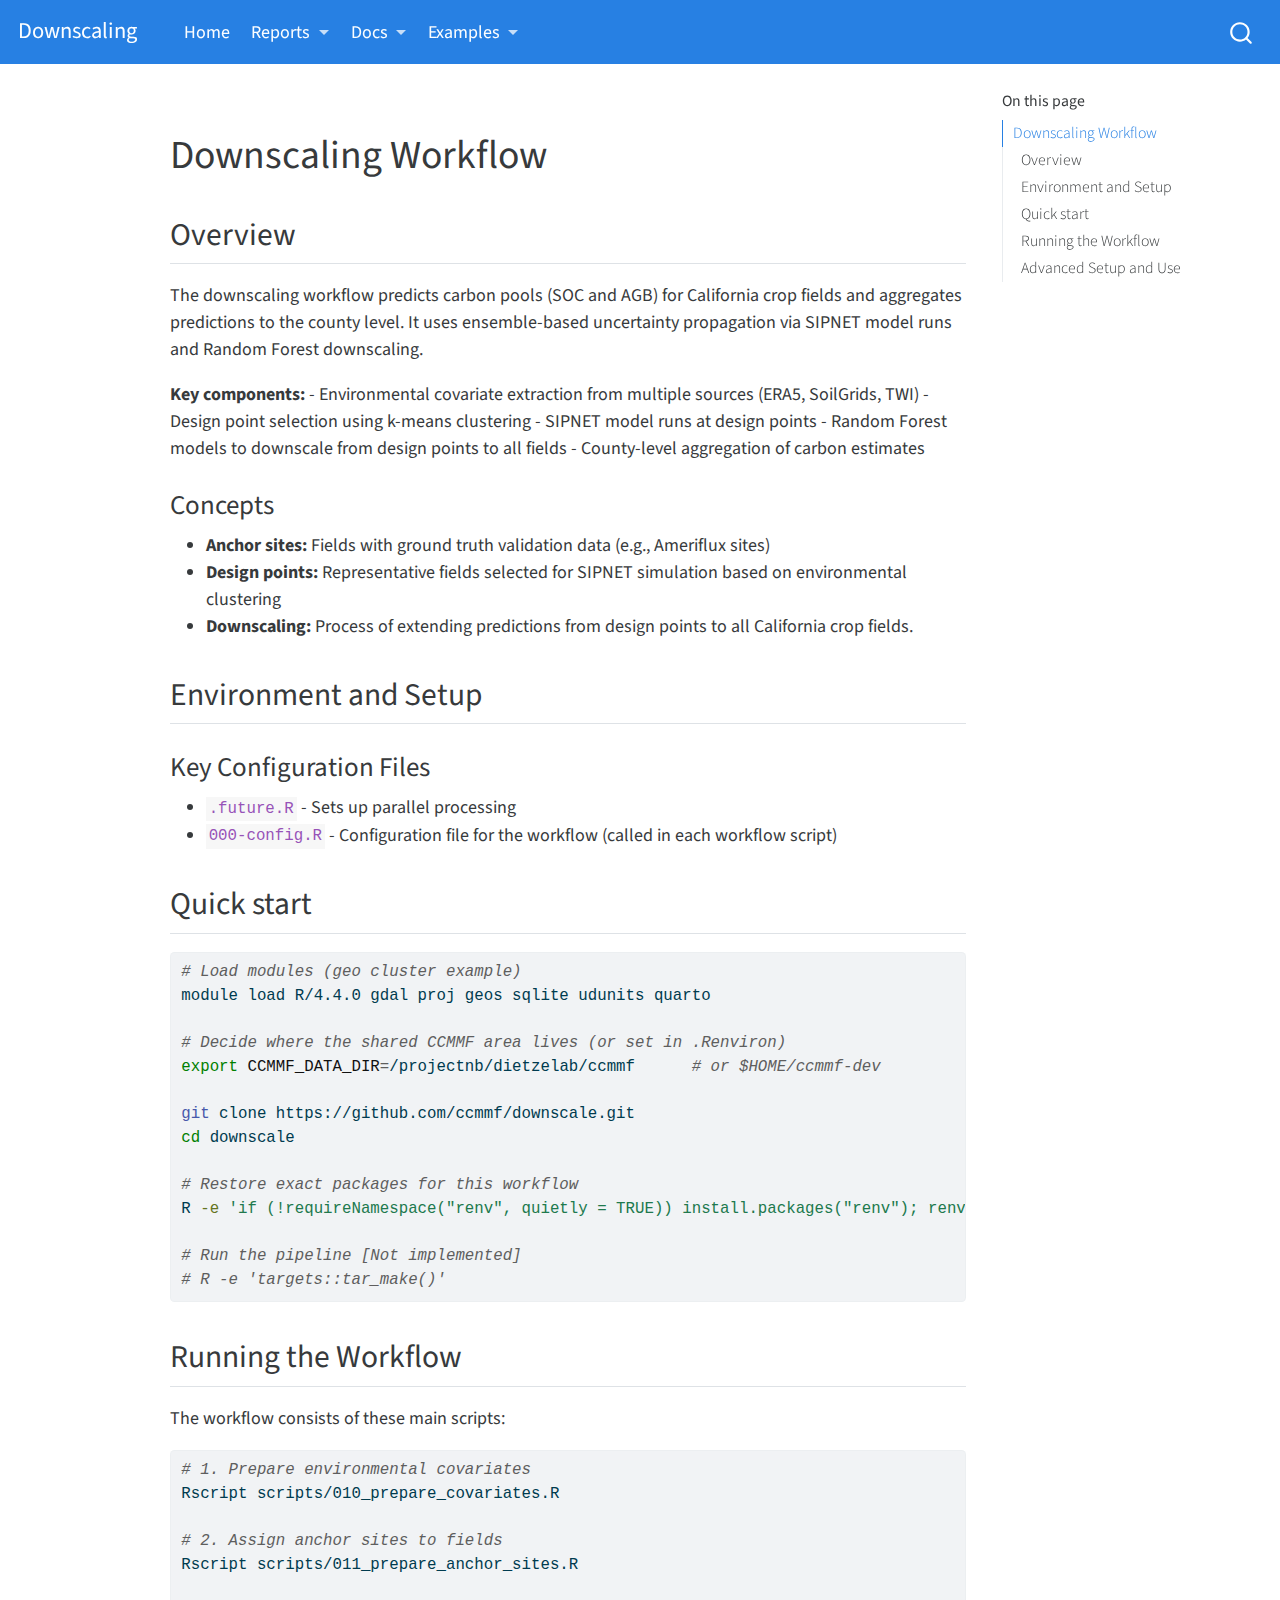
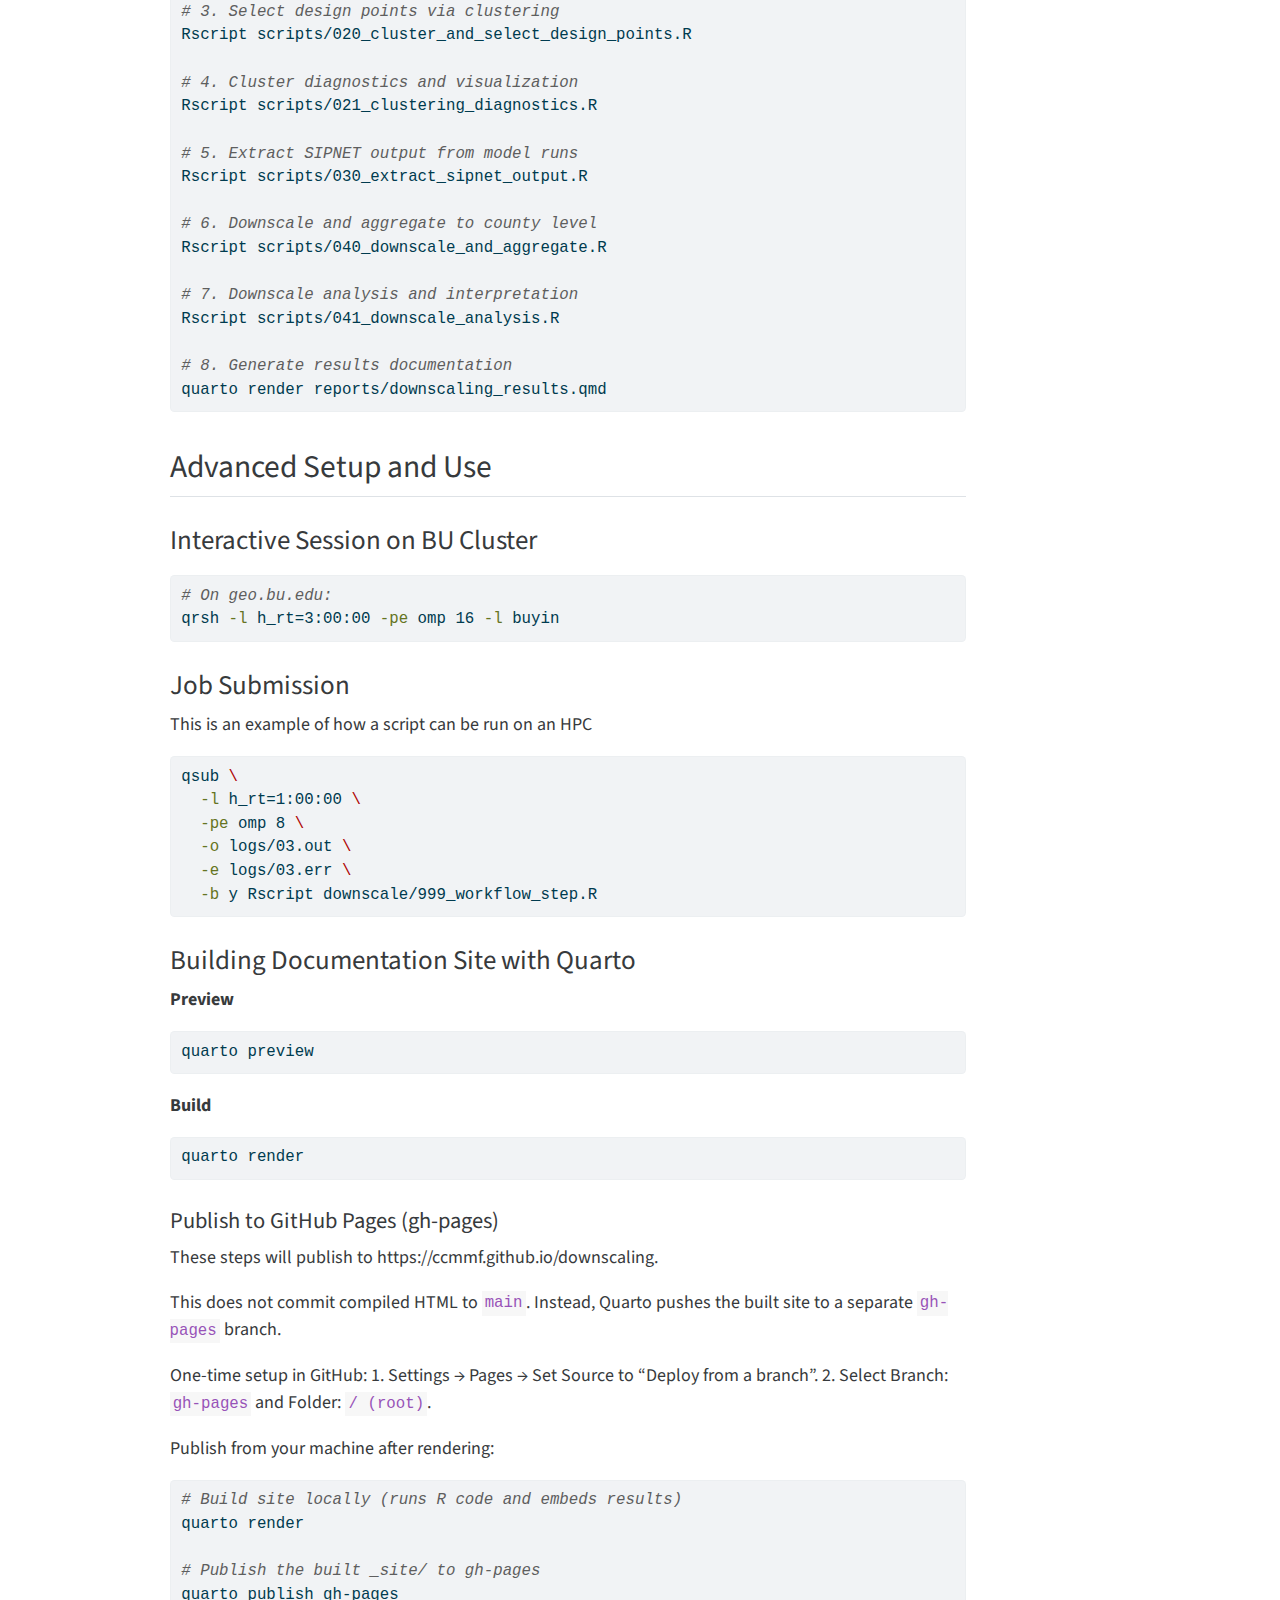
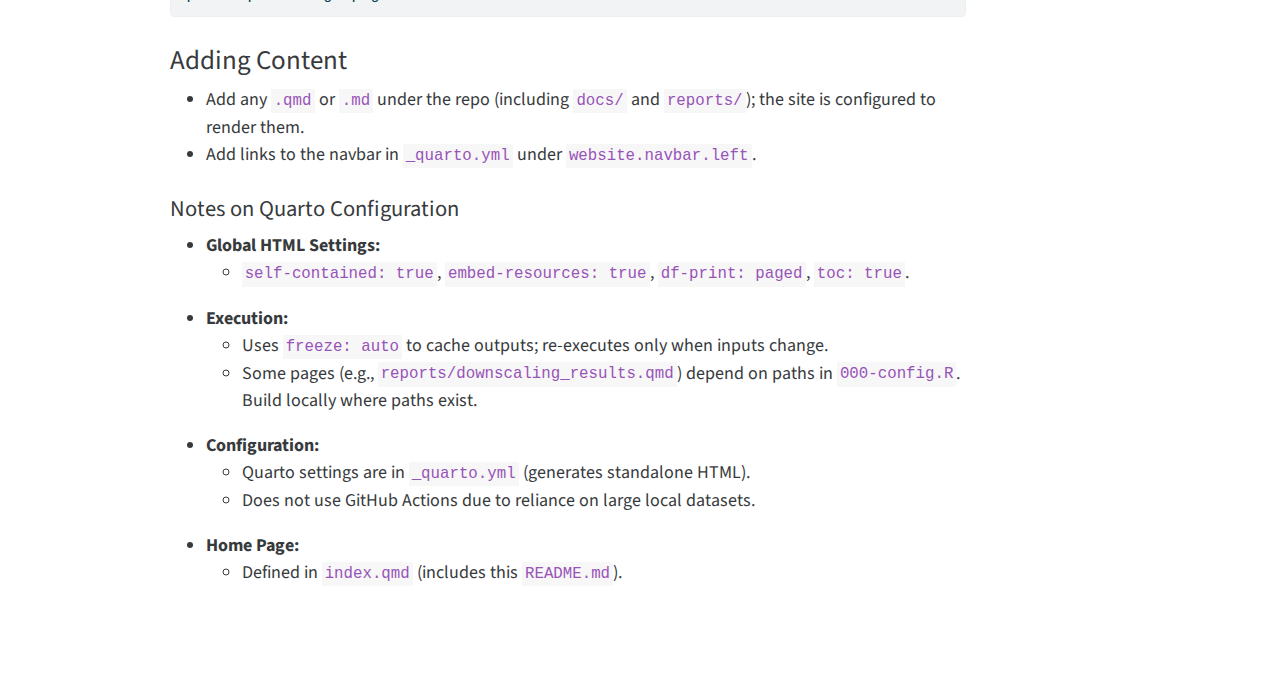
<file: README.html>
<!DOCTYPE html>
<html xmlns="http://www.w3.org/1999/xhtml" lang="en" xml:lang="en"><head>

<meta charset="utf-8">
<meta name="generator" content="quarto-1.2.313">

<meta name="viewport" content="width=device-width, initial-scale=1.0, user-scalable=yes">

<meta name="author" content="David LeBauer">
<meta name="dcterms.date" content="2025-09-18">

<title>Downscaling – readme</title>
<style>
code{white-space: pre-wrap;}
span.smallcaps{font-variant: small-caps;}
div.columns{display: flex; gap: min(4vw, 1.5em);}
div.column{flex: auto; overflow-x: auto;}
div.hanging-indent{margin-left: 1.5em; text-indent: -1.5em;}
ul.task-list{list-style: none;}
ul.task-list li input[type="checkbox"] {
  width: 0.8em;
  margin: 0 0.8em 0.2em -1.6em;
  vertical-align: middle;
}
pre > code.sourceCode { white-space: pre; position: relative; }
pre > code.sourceCode > span { display: inline-block; line-height: 1.25; }
pre > code.sourceCode > span:empty { height: 1.2em; }
.sourceCode { overflow: visible; }
code.sourceCode > span { color: inherit; text-decoration: inherit; }
div.sourceCode { margin: 1em 0; }
pre.sourceCode { margin: 0; }
@media screen {
div.sourceCode { overflow: auto; }
}
@media print {
pre > code.sourceCode { white-space: pre-wrap; }
pre > code.sourceCode > span { text-indent: -5em; padding-left: 5em; }
}
pre.numberSource code
  { counter-reset: source-line 0; }
pre.numberSource code > span
  { position: relative; left: -4em; counter-increment: source-line; }
pre.numberSource code > span > a:first-child::before
  { content: counter(source-line);
    position: relative; left: -1em; text-align: right; vertical-align: baseline;
    border: none; display: inline-block;
    -webkit-touch-callout: none; -webkit-user-select: none;
    -khtml-user-select: none; -moz-user-select: none;
    -ms-user-select: none; user-select: none;
    padding: 0 4px; width: 4em;
    color: #aaaaaa;
  }
pre.numberSource { margin-left: 3em; border-left: 1px solid #aaaaaa;  padding-left: 4px; }
div.sourceCode
  {   }
@media screen {
pre > code.sourceCode > span > a:first-child::before { text-decoration: underline; }
}
code span.al { color: #ff0000; font-weight: bold; } /* Alert */
code span.an { color: #60a0b0; font-weight: bold; font-style: italic; } /* Annotation */
code span.at { color: #7d9029; } /* Attribute */
code span.bn { color: #40a070; } /* BaseN */
code span.bu { color: #008000; } /* BuiltIn */
code span.cf { color: #007020; font-weight: bold; } /* ControlFlow */
code span.ch { color: #4070a0; } /* Char */
code span.cn { color: #880000; } /* Constant */
code span.co { color: #60a0b0; font-style: italic; } /* Comment */
code span.cv { color: #60a0b0; font-weight: bold; font-style: italic; } /* CommentVar */
code span.do { color: #ba2121; font-style: italic; } /* Documentation */
code span.dt { color: #902000; } /* DataType */
code span.dv { color: #40a070; } /* DecVal */
code span.er { color: #ff0000; font-weight: bold; } /* Error */
code span.ex { } /* Extension */
code span.fl { color: #40a070; } /* Float */
code span.fu { color: #06287e; } /* Function */
code span.im { color: #008000; font-weight: bold; } /* Import */
code span.in { color: #60a0b0; font-weight: bold; font-style: italic; } /* Information */
code span.kw { color: #007020; font-weight: bold; } /* Keyword */
code span.op { color: #666666; } /* Operator */
code span.ot { color: #007020; } /* Other */
code span.pp { color: #bc7a00; } /* Preprocessor */
code span.sc { color: #4070a0; } /* SpecialChar */
code span.ss { color: #bb6688; } /* SpecialString */
code span.st { color: #4070a0; } /* String */
code span.va { color: #19177c; } /* Variable */
code span.vs { color: #4070a0; } /* VerbatimString */
code span.wa { color: #60a0b0; font-weight: bold; font-style: italic; } /* Warning */
</style>


<script src="site_libs/quarto-nav/quarto-nav.js"></script>
<script src="site_libs/quarto-nav/headroom.min.js"></script>
<script src="site_libs/clipboard/clipboard.min.js"></script>
<script src="site_libs/quarto-search/autocomplete.umd.js"></script>
<script src="site_libs/quarto-search/fuse.min.js"></script>
<script src="site_libs/quarto-search/quarto-search.js"></script>
<meta name="quarto:offset" content="./">
<script src="site_libs/quarto-html/quarto.js"></script>
<script src="site_libs/quarto-html/popper.min.js"></script>
<script src="site_libs/quarto-html/tippy.umd.min.js"></script>
<script src="site_libs/quarto-html/anchor.min.js"></script>
<link href="site_libs/quarto-html/tippy.css" rel="stylesheet">
<link href="site_libs/quarto-html/quarto-syntax-highlighting.css" rel="stylesheet" id="quarto-text-highlighting-styles">
<script src="site_libs/bootstrap/bootstrap.min.js"></script>
<link href="site_libs/bootstrap/bootstrap-icons.css" rel="stylesheet">
<link href="site_libs/bootstrap/bootstrap.min.css" rel="stylesheet" id="quarto-bootstrap" data-mode="light">
<script id="quarto-search-options" type="application/json">{
  "location": "navbar",
  "copy-button": false,
  "collapse-after": 3,
  "panel-placement": "end",
  "type": "overlay",
  "limit": 20,
  "language": {
    "search-no-results-text": "No results",
    "search-matching-documents-text": "matching documents",
    "search-copy-link-title": "Copy link to search",
    "search-hide-matches-text": "Hide additional matches",
    "search-more-match-text": "more match in this document",
    "search-more-matches-text": "more matches in this document",
    "search-clear-button-title": "Clear",
    "search-detached-cancel-button-title": "Cancel",
    "search-submit-button-title": "Submit"
  }
}</script>


</head>

<body class="nav-fixed">

<div id="quarto-search-results"></div>
  <header id="quarto-header" class="headroom fixed-top">
    <nav class="navbar navbar-expand-lg navbar-dark ">
      <div class="navbar-container container-fluid">
      <div class="navbar-brand-container">
    <a class="navbar-brand" href="./index.html">
    <span class="navbar-title">Downscaling</span>
    </a>
  </div>
          <button class="navbar-toggler" type="button" data-bs-toggle="collapse" data-bs-target="#navbarCollapse" aria-controls="navbarCollapse" aria-expanded="false" aria-label="Toggle navigation" onclick="if (window.quartoToggleHeadroom) { window.quartoToggleHeadroom(); }">
  <span class="navbar-toggler-icon"></span>
</button>
          <div class="collapse navbar-collapse" id="navbarCollapse">
            <ul class="navbar-nav navbar-nav-scroll me-auto">
  <li class="nav-item">
    <a class="nav-link" href="./index.html">
 <span class="menu-text">Home</span></a>
  </li>  
  <li class="nav-item dropdown ">
    <a class="nav-link dropdown-toggle" href="#" id="nav-menu-reports" role="button" data-bs-toggle="dropdown" aria-expanded="false">
 <span class="menu-text">Reports</span>
    </a>
    <ul class="dropdown-menu" aria-labelledby="nav-menu-reports">    
        <li>
    <a class="dropdown-item" href="./reports/downscaling_results.html">
 <span class="dropdown-text">Downscaling Results</span></a>
  </li>  
        <li>
    <a class="dropdown-item" href="./reports/design_points_analysis.html">
 <span class="dropdown-text">Design Points Analysis</span></a>
  </li>  
        <li>
    <a class="dropdown-item" href="./reports/variable_importance.html">
 <span class="dropdown-text">Variable Importance</span></a>
  </li>  
        <li>
    <a class="dropdown-item" href="./docs/references.html">
 <span class="dropdown-text">References</span></a>
  </li>  
    </ul>
  </li>
  <li class="nav-item dropdown ">
    <a class="nav-link dropdown-toggle" href="#" id="nav-menu-docs" role="button" data-bs-toggle="dropdown" aria-expanded="false">
 <span class="menu-text">Docs</span>
    </a>
    <ul class="dropdown-menu" aria-labelledby="nav-menu-docs">    
        <li>
    <a class="dropdown-item" href="./README.html">
 <span class="dropdown-text">README</span></a>
  </li>  
        <li>
    <a class="dropdown-item" href="./docs/workflow_documentation.html">
 <span class="dropdown-text">Workflow Documentation</span></a>
  </li>  
    </ul>
  </li>
  <li class="nav-item dropdown ">
    <a class="nav-link dropdown-toggle" href="#" id="nav-menu-examples" role="button" data-bs-toggle="dropdown" aria-expanded="false">
 <span class="menu-text">Examples</span>
    </a>
    <ul class="dropdown-menu" aria-labelledby="nav-menu-examples">    
        <li>
    <a class="dropdown-item" href="./docs/mixed_system_prototype.html">
 <span class="dropdown-text">Mixed System Prototype</span></a>
  </li>  
    </ul>
  </li>
</ul>
              <div id="quarto-search" class="" title="Search"></div>
          </div> <!-- /navcollapse -->
      </div> <!-- /container-fluid -->
    </nav>
</header>
<!-- content -->
<div id="quarto-content" class="quarto-container page-columns page-rows-contents page-layout-article page-navbar">
<!-- sidebar -->
<!-- margin-sidebar -->
    <div id="quarto-margin-sidebar" class="sidebar margin-sidebar">
        <nav id="TOC" role="doc-toc" class="toc-active">
    <h2 id="toc-title">On this page</h2>
   
  <ul>
  <li><a href="#downscaling-workflow" id="toc-downscaling-workflow" class="nav-link active" data-scroll-target="#downscaling-workflow">Downscaling Workflow</a>
  <ul class="collapse">
  <li><a href="#overview" id="toc-overview" class="nav-link" data-scroll-target="#overview">Overview</a>
  <ul class="collapse">
  <li><a href="#concepts" id="toc-concepts" class="nav-link" data-scroll-target="#concepts">Concepts</a></li>
  </ul></li>
  <li><a href="#environment-and-setup" id="toc-environment-and-setup" class="nav-link" data-scroll-target="#environment-and-setup">Environment and Setup</a>
  <ul class="collapse">
  <li><a href="#key-configuration-files" id="toc-key-configuration-files" class="nav-link" data-scroll-target="#key-configuration-files">Key Configuration Files</a></li>
  </ul></li>
  <li><a href="#quick-start" id="toc-quick-start" class="nav-link" data-scroll-target="#quick-start">Quick start</a></li>
  <li><a href="#running-the-workflow" id="toc-running-the-workflow" class="nav-link" data-scroll-target="#running-the-workflow">Running the Workflow</a></li>
  <li><a href="#advanced-setup-and-use" id="toc-advanced-setup-and-use" class="nav-link" data-scroll-target="#advanced-setup-and-use">Advanced Setup and Use</a>
  <ul class="collapse">
  <li><a href="#interactive-session-on-bu-cluster" id="toc-interactive-session-on-bu-cluster" class="nav-link" data-scroll-target="#interactive-session-on-bu-cluster">Interactive Session on BU Cluster</a></li>
  <li><a href="#job-submission" id="toc-job-submission" class="nav-link" data-scroll-target="#job-submission">Job Submission</a></li>
  <li><a href="#building-documentation-site-with-quarto" id="toc-building-documentation-site-with-quarto" class="nav-link" data-scroll-target="#building-documentation-site-with-quarto">Building Documentation Site with Quarto</a></li>
  <li><a href="#adding-content" id="toc-adding-content" class="nav-link" data-scroll-target="#adding-content">Adding Content</a></li>
  </ul></li>
  </ul></li>
  </ul>
</nav>
    </div>
<!-- main -->
<main class="content" id="quarto-document-content">



<section id="downscaling-workflow" class="level1">
<h1>Downscaling Workflow</h1>
<section id="overview" class="level2">
<h2 class="anchored" data-anchor-id="overview">Overview</h2>
<p>The downscaling workflow predicts carbon pools (SOC and AGB) for California crop fields and aggregates predictions to the county level. It uses ensemble-based uncertainty propagation via SIPNET model runs and Random Forest downscaling.</p>
<p><strong>Key components:</strong> - Environmental covariate extraction from multiple sources (ERA5, SoilGrids, TWI) - Design point selection using k-means clustering - SIPNET model runs at design points - Random Forest models to downscale from design points to all fields - County-level aggregation of carbon estimates</p>
<section id="concepts" class="level3">
<h3 class="anchored" data-anchor-id="concepts">Concepts</h3>
<ul>
<li><strong>Anchor sites:</strong> Fields with ground truth validation data (e.g., Ameriflux sites)</li>
<li><strong>Design points:</strong> Representative fields selected for SIPNET simulation based on environmental clustering</li>
<li><strong>Downscaling:</strong> Process of extending predictions from design points to all California crop fields.</li>
</ul>
</section>
</section>
<section id="environment-and-setup" class="level2">
<h2 class="anchored" data-anchor-id="environment-and-setup">Environment and Setup</h2>
<section id="key-configuration-files" class="level3">
<h3 class="anchored" data-anchor-id="key-configuration-files">Key Configuration Files</h3>
<ul>
<li><code>.future.R</code> - Sets up parallel processing</li>
<li><code>000-config.R</code> - Configuration file for the workflow (called in each workflow script)</li>
</ul>
</section>
</section>
<section id="quick-start" class="level2">
<h2 class="anchored" data-anchor-id="quick-start">Quick start</h2>
<div class="sourceCode" id="cb1"><pre class="sourceCode bash code-with-copy"><code class="sourceCode bash"><span id="cb1-1"><a href="#cb1-1" aria-hidden="true" tabindex="-1"></a><span class="co"># Load modules (geo cluster example)</span></span>
<span id="cb1-2"><a href="#cb1-2" aria-hidden="true" tabindex="-1"></a><span class="ex">module</span> load R/4.4.0 gdal proj geos sqlite udunits quarto</span>
<span id="cb1-3"><a href="#cb1-3" aria-hidden="true" tabindex="-1"></a></span>
<span id="cb1-4"><a href="#cb1-4" aria-hidden="true" tabindex="-1"></a><span class="co"># Decide where the shared CCMMF area lives (or set in .Renviron)</span></span>
<span id="cb1-5"><a href="#cb1-5" aria-hidden="true" tabindex="-1"></a><span class="bu">export</span> <span class="va">CCMMF_DATA_DIR</span><span class="op">=</span>/projectnb/dietzelab/ccmmf      <span class="co"># or $HOME/ccmmf-dev</span></span>
<span id="cb1-6"><a href="#cb1-6" aria-hidden="true" tabindex="-1"></a></span>
<span id="cb1-7"><a href="#cb1-7" aria-hidden="true" tabindex="-1"></a><span class="fu">git</span> clone https://github.com/ccmmf/downscale.git</span>
<span id="cb1-8"><a href="#cb1-8" aria-hidden="true" tabindex="-1"></a><span class="bu">cd</span> downscale</span>
<span id="cb1-9"><a href="#cb1-9" aria-hidden="true" tabindex="-1"></a></span>
<span id="cb1-10"><a href="#cb1-10" aria-hidden="true" tabindex="-1"></a><span class="co"># Restore exact packages for this workflow</span></span>
<span id="cb1-11"><a href="#cb1-11" aria-hidden="true" tabindex="-1"></a><span class="ex">R</span> <span class="at">-e</span> <span class="st">'if (!requireNamespace("renv", quietly = TRUE)) install.packages("renv"); renv::restore()'</span></span>
<span id="cb1-12"><a href="#cb1-12" aria-hidden="true" tabindex="-1"></a></span>
<span id="cb1-13"><a href="#cb1-13" aria-hidden="true" tabindex="-1"></a><span class="co"># Run the pipeline [Not implemented]</span></span>
<span id="cb1-14"><a href="#cb1-14" aria-hidden="true" tabindex="-1"></a><span class="co"># R -e 'targets::tar_make()'</span></span></code><button title="Copy to Clipboard" class="code-copy-button"><i class="bi"></i></button></pre></div>
</section>
<section id="running-the-workflow" class="level2">
<h2 class="anchored" data-anchor-id="running-the-workflow">Running the Workflow</h2>
<p>The workflow consists of these main scripts:</p>
<div class="sourceCode" id="cb2"><pre class="sourceCode bash code-with-copy"><code class="sourceCode bash"><span id="cb2-1"><a href="#cb2-1" aria-hidden="true" tabindex="-1"></a><span class="co"># 1. Prepare environmental covariates</span></span>
<span id="cb2-2"><a href="#cb2-2" aria-hidden="true" tabindex="-1"></a><span class="ex">Rscript</span> scripts/010_prepare_covariates.R</span>
<span id="cb2-3"><a href="#cb2-3" aria-hidden="true" tabindex="-1"></a></span>
<span id="cb2-4"><a href="#cb2-4" aria-hidden="true" tabindex="-1"></a><span class="co"># 2. Assign anchor sites to fields</span></span>
<span id="cb2-5"><a href="#cb2-5" aria-hidden="true" tabindex="-1"></a><span class="ex">Rscript</span> scripts/011_prepare_anchor_sites.R</span>
<span id="cb2-6"><a href="#cb2-6" aria-hidden="true" tabindex="-1"></a></span>
<span id="cb2-7"><a href="#cb2-7" aria-hidden="true" tabindex="-1"></a><span class="co"># 3. Select design points via clustering</span></span>
<span id="cb2-8"><a href="#cb2-8" aria-hidden="true" tabindex="-1"></a><span class="ex">Rscript</span> scripts/020_cluster_and_select_design_points.R</span>
<span id="cb2-9"><a href="#cb2-9" aria-hidden="true" tabindex="-1"></a></span>
<span id="cb2-10"><a href="#cb2-10" aria-hidden="true" tabindex="-1"></a><span class="co"># 4. Cluster diagnostics and visualization</span></span>
<span id="cb2-11"><a href="#cb2-11" aria-hidden="true" tabindex="-1"></a><span class="ex">Rscript</span> scripts/021_clustering_diagnostics.R</span>
<span id="cb2-12"><a href="#cb2-12" aria-hidden="true" tabindex="-1"></a></span>
<span id="cb2-13"><a href="#cb2-13" aria-hidden="true" tabindex="-1"></a><span class="co"># 5. Extract SIPNET output from model runs</span></span>
<span id="cb2-14"><a href="#cb2-14" aria-hidden="true" tabindex="-1"></a><span class="ex">Rscript</span> scripts/030_extract_sipnet_output.R  </span>
<span id="cb2-15"><a href="#cb2-15" aria-hidden="true" tabindex="-1"></a></span>
<span id="cb2-16"><a href="#cb2-16" aria-hidden="true" tabindex="-1"></a><span class="co"># 6. Downscale and aggregate to county level</span></span>
<span id="cb2-17"><a href="#cb2-17" aria-hidden="true" tabindex="-1"></a><span class="ex">Rscript</span> scripts/040_downscale_and_aggregate.R</span>
<span id="cb2-18"><a href="#cb2-18" aria-hidden="true" tabindex="-1"></a></span>
<span id="cb2-19"><a href="#cb2-19" aria-hidden="true" tabindex="-1"></a><span class="co"># 7. Downscale analysis and interpretation</span></span>
<span id="cb2-20"><a href="#cb2-20" aria-hidden="true" tabindex="-1"></a><span class="ex">Rscript</span> scripts/041_downscale_analysis.R</span>
<span id="cb2-21"><a href="#cb2-21" aria-hidden="true" tabindex="-1"></a></span>
<span id="cb2-22"><a href="#cb2-22" aria-hidden="true" tabindex="-1"></a><span class="co"># 8. Generate results documentation</span></span>
<span id="cb2-23"><a href="#cb2-23" aria-hidden="true" tabindex="-1"></a><span class="ex">quarto</span> render reports/downscaling_results.qmd</span></code><button title="Copy to Clipboard" class="code-copy-button"><i class="bi"></i></button></pre></div>
</section>
<section id="advanced-setup-and-use" class="level2">
<h2 class="anchored" data-anchor-id="advanced-setup-and-use">Advanced Setup and Use</h2>
<section id="interactive-session-on-bu-cluster" class="level3">
<h3 class="anchored" data-anchor-id="interactive-session-on-bu-cluster">Interactive Session on BU Cluster</h3>
<div class="sourceCode" id="cb3"><pre class="sourceCode sh code-with-copy"><code class="sourceCode bash"><span id="cb3-1"><a href="#cb3-1" aria-hidden="true" tabindex="-1"></a><span class="co"># On geo.bu.edu:</span></span>
<span id="cb3-2"><a href="#cb3-2" aria-hidden="true" tabindex="-1"></a><span class="ex">qrsh</span> <span class="at">-l</span> h_rt=3:00:00 <span class="at">-pe</span> omp 16 <span class="at">-l</span> buyin</span></code><button title="Copy to Clipboard" class="code-copy-button"><i class="bi"></i></button></pre></div>
</section>
<section id="job-submission" class="level3">
<h3 class="anchored" data-anchor-id="job-submission">Job Submission</h3>
<p>This is an example of how a script can be run on an HPC</p>
<div class="sourceCode" id="cb4"><pre class="sourceCode sh code-with-copy"><code class="sourceCode bash"><span id="cb4-1"><a href="#cb4-1" aria-hidden="true" tabindex="-1"></a><span class="ex">qsub</span> <span class="dt">\</span></span>
<span id="cb4-2"><a href="#cb4-2" aria-hidden="true" tabindex="-1"></a>  <span class="at">-l</span> h_rt=1:00:00 <span class="dt">\</span></span>
<span id="cb4-3"><a href="#cb4-3" aria-hidden="true" tabindex="-1"></a>  <span class="at">-pe</span> omp 8 <span class="dt">\</span></span>
<span id="cb4-4"><a href="#cb4-4" aria-hidden="true" tabindex="-1"></a>  <span class="at">-o</span> logs/03.out <span class="dt">\</span></span>
<span id="cb4-5"><a href="#cb4-5" aria-hidden="true" tabindex="-1"></a>  <span class="at">-e</span> logs/03.err <span class="dt">\</span></span>
<span id="cb4-6"><a href="#cb4-6" aria-hidden="true" tabindex="-1"></a>  <span class="at">-b</span> y Rscript downscale/999_workflow_step.R</span></code><button title="Copy to Clipboard" class="code-copy-button"><i class="bi"></i></button></pre></div>
</section>
<section id="building-documentation-site-with-quarto" class="level3">
<h3 class="anchored" data-anchor-id="building-documentation-site-with-quarto">Building Documentation Site with Quarto</h3>
<p><strong>Preview</strong></p>
<div class="sourceCode" id="cb5"><pre class="sourceCode bash code-with-copy"><code class="sourceCode bash"><span id="cb5-1"><a href="#cb5-1" aria-hidden="true" tabindex="-1"></a><span class="ex">quarto</span> preview</span></code><button title="Copy to Clipboard" class="code-copy-button"><i class="bi"></i></button></pre></div>
<p><strong>Build</strong></p>
<div class="sourceCode" id="cb6"><pre class="sourceCode bash code-with-copy"><code class="sourceCode bash"><span id="cb6-1"><a href="#cb6-1" aria-hidden="true" tabindex="-1"></a><span class="ex">quarto</span> render</span></code><button title="Copy to Clipboard" class="code-copy-button"><i class="bi"></i></button></pre></div>
<section id="publish-to-github-pages-gh-pages" class="level4">
<h4 class="anchored" data-anchor-id="publish-to-github-pages-gh-pages">Publish to GitHub Pages (gh-pages)</h4>
<p>These steps will publish to https://ccmmf.github.io/downscaling.</p>
<p>This does not commit compiled HTML to <code>main</code>. Instead, Quarto pushes the built site to a separate <code>gh-pages</code> branch.</p>
<p>One-time setup in GitHub: 1. Settings → Pages → Set Source to “Deploy from a branch”. 2. Select Branch: <code>gh-pages</code> and Folder: <code>/ (root)</code>.</p>
<p>Publish from your machine after rendering:</p>
<div class="sourceCode" id="cb7"><pre class="sourceCode bash code-with-copy"><code class="sourceCode bash"><span id="cb7-1"><a href="#cb7-1" aria-hidden="true" tabindex="-1"></a><span class="co"># Build site locally (runs R code and embeds results)</span></span>
<span id="cb7-2"><a href="#cb7-2" aria-hidden="true" tabindex="-1"></a><span class="ex">quarto</span> render</span>
<span id="cb7-3"><a href="#cb7-3" aria-hidden="true" tabindex="-1"></a></span>
<span id="cb7-4"><a href="#cb7-4" aria-hidden="true" tabindex="-1"></a><span class="co"># Publish the built _site/ to gh-pages</span></span>
<span id="cb7-5"><a href="#cb7-5" aria-hidden="true" tabindex="-1"></a><span class="ex">quarto</span> publish gh-pages</span></code><button title="Copy to Clipboard" class="code-copy-button"><i class="bi"></i></button></pre></div>
</section>
</section>
<section id="adding-content" class="level3">
<h3 class="anchored" data-anchor-id="adding-content">Adding Content</h3>
<ul>
<li>Add any <code>.qmd</code> or <code>.md</code> under the repo (including <code>docs/</code> and <code>reports/</code>); the site is configured to render them.</li>
<li>Add links to the navbar in <code>_quarto.yml</code> under <code>website.navbar.left</code>.</li>
</ul>
<section id="notes-on-quarto-configuration" class="level4">
<h4 class="anchored" data-anchor-id="notes-on-quarto-configuration">Notes on Quarto Configuration</h4>
<ul>
<li><strong>Global HTML Settings:</strong>
<ul>
<li><code>self-contained: true</code>, <code>embed-resources: true</code>, <code>df-print: paged</code>, <code>toc: true</code>.</li>
</ul></li>
<li><strong>Execution:</strong>
<ul>
<li>Uses <code>freeze: auto</code> to cache outputs; re-executes only when inputs change.</li>
<li>Some pages (e.g., <code>reports/downscaling_results.qmd</code>) depend on paths in <code>000-config.R</code>. Build locally where paths exist.</li>
</ul></li>
<li><strong>Configuration:</strong>
<ul>
<li>Quarto settings are in <code>_quarto.yml</code> (generates standalone HTML).</li>
<li>Does not use GitHub Actions due to reliance on large local datasets.</li>
</ul></li>
<li><strong>Home Page:</strong>
<ul>
<li>Defined in <code>index.qmd</code> (includes this <code>README.md</code>).</li>
</ul></li>
</ul>


</section>
</section>
</section>
</section>

</main> <!-- /main -->
<script id="quarto-html-after-body" type="application/javascript">
window.document.addEventListener("DOMContentLoaded", function (event) {
  const toggleBodyColorMode = (bsSheetEl) => {
    const mode = bsSheetEl.getAttribute("data-mode");
    const bodyEl = window.document.querySelector("body");
    if (mode === "dark") {
      bodyEl.classList.add("quarto-dark");
      bodyEl.classList.remove("quarto-light");
    } else {
      bodyEl.classList.add("quarto-light");
      bodyEl.classList.remove("quarto-dark");
    }
  }
  const toggleBodyColorPrimary = () => {
    const bsSheetEl = window.document.querySelector("link#quarto-bootstrap");
    if (bsSheetEl) {
      toggleBodyColorMode(bsSheetEl);
    }
  }
  toggleBodyColorPrimary();  
  const icon = "";
  const anchorJS = new window.AnchorJS();
  anchorJS.options = {
    placement: 'right',
    icon: icon
  };
  anchorJS.add('.anchored');
  const clipboard = new window.ClipboardJS('.code-copy-button', {
    target: function(trigger) {
      return trigger.previousElementSibling;
    }
  });
  clipboard.on('success', function(e) {
    // button target
    const button = e.trigger;
    // don't keep focus
    button.blur();
    // flash "checked"
    button.classList.add('code-copy-button-checked');
    var currentTitle = button.getAttribute("title");
    button.setAttribute("title", "Copied!");
    let tooltip;
    if (window.bootstrap) {
      button.setAttribute("data-bs-toggle", "tooltip");
      button.setAttribute("data-bs-placement", "left");
      button.setAttribute("data-bs-title", "Copied!");
      tooltip = new bootstrap.Tooltip(button, 
        { trigger: "manual", 
          customClass: "code-copy-button-tooltip",
          offset: [0, -8]});
      tooltip.show();    
    }
    setTimeout(function() {
      if (tooltip) {
        tooltip.hide();
        button.removeAttribute("data-bs-title");
        button.removeAttribute("data-bs-toggle");
        button.removeAttribute("data-bs-placement");
      }
      button.setAttribute("title", currentTitle);
      button.classList.remove('code-copy-button-checked');
    }, 1000);
    // clear code selection
    e.clearSelection();
  });
  function tippyHover(el, contentFn) {
    const config = {
      allowHTML: true,
      content: contentFn,
      maxWidth: 500,
      delay: 100,
      arrow: false,
      appendTo: function(el) {
          return el.parentElement;
      },
      interactive: true,
      interactiveBorder: 10,
      theme: 'quarto',
      placement: 'bottom-start'
    };
    window.tippy(el, config); 
  }
  const noterefs = window.document.querySelectorAll('a[role="doc-noteref"]');
  for (var i=0; i<noterefs.length; i++) {
    const ref = noterefs[i];
    tippyHover(ref, function() {
      // use id or data attribute instead here
      let href = ref.getAttribute('data-footnote-href') || ref.getAttribute('href');
      try { href = new URL(href).hash; } catch {}
      const id = href.replace(/^#\/?/, "");
      const note = window.document.getElementById(id);
      return note.innerHTML;
    });
  }
  const findCites = (el) => {
    const parentEl = el.parentElement;
    if (parentEl) {
      const cites = parentEl.dataset.cites;
      if (cites) {
        return {
          el,
          cites: cites.split(' ')
        };
      } else {
        return findCites(el.parentElement)
      }
    } else {
      return undefined;
    }
  };
  var bibliorefs = window.document.querySelectorAll('a[role="doc-biblioref"]');
  for (var i=0; i<bibliorefs.length; i++) {
    const ref = bibliorefs[i];
    const citeInfo = findCites(ref);
    if (citeInfo) {
      tippyHover(citeInfo.el, function() {
        var popup = window.document.createElement('div');
        citeInfo.cites.forEach(function(cite) {
          var citeDiv = window.document.createElement('div');
          citeDiv.classList.add('hanging-indent');
          citeDiv.classList.add('csl-entry');
          var biblioDiv = window.document.getElementById('ref-' + cite);
          if (biblioDiv) {
            citeDiv.innerHTML = biblioDiv.innerHTML;
          }
          popup.appendChild(citeDiv);
        });
        return popup.innerHTML;
      });
    }
  }
});
</script>
</div> <!-- /content -->



</body></html>
</file>
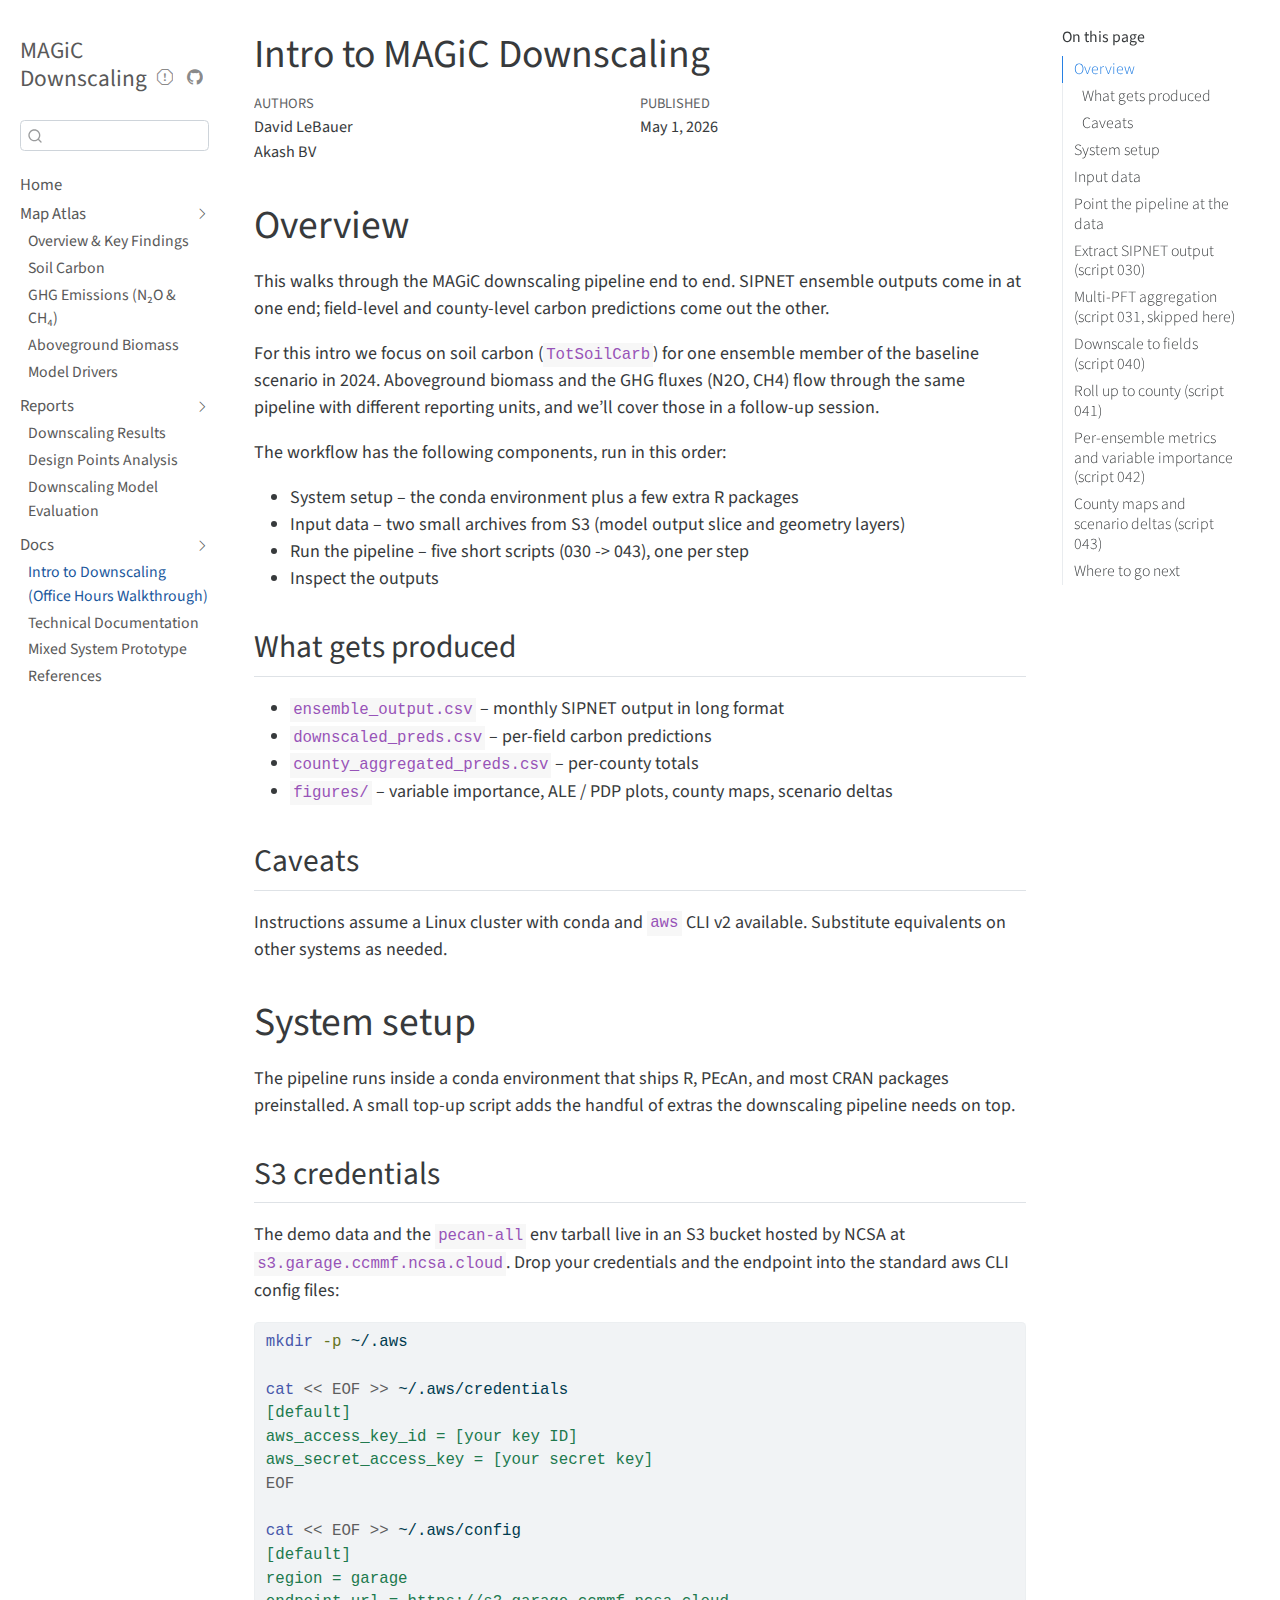
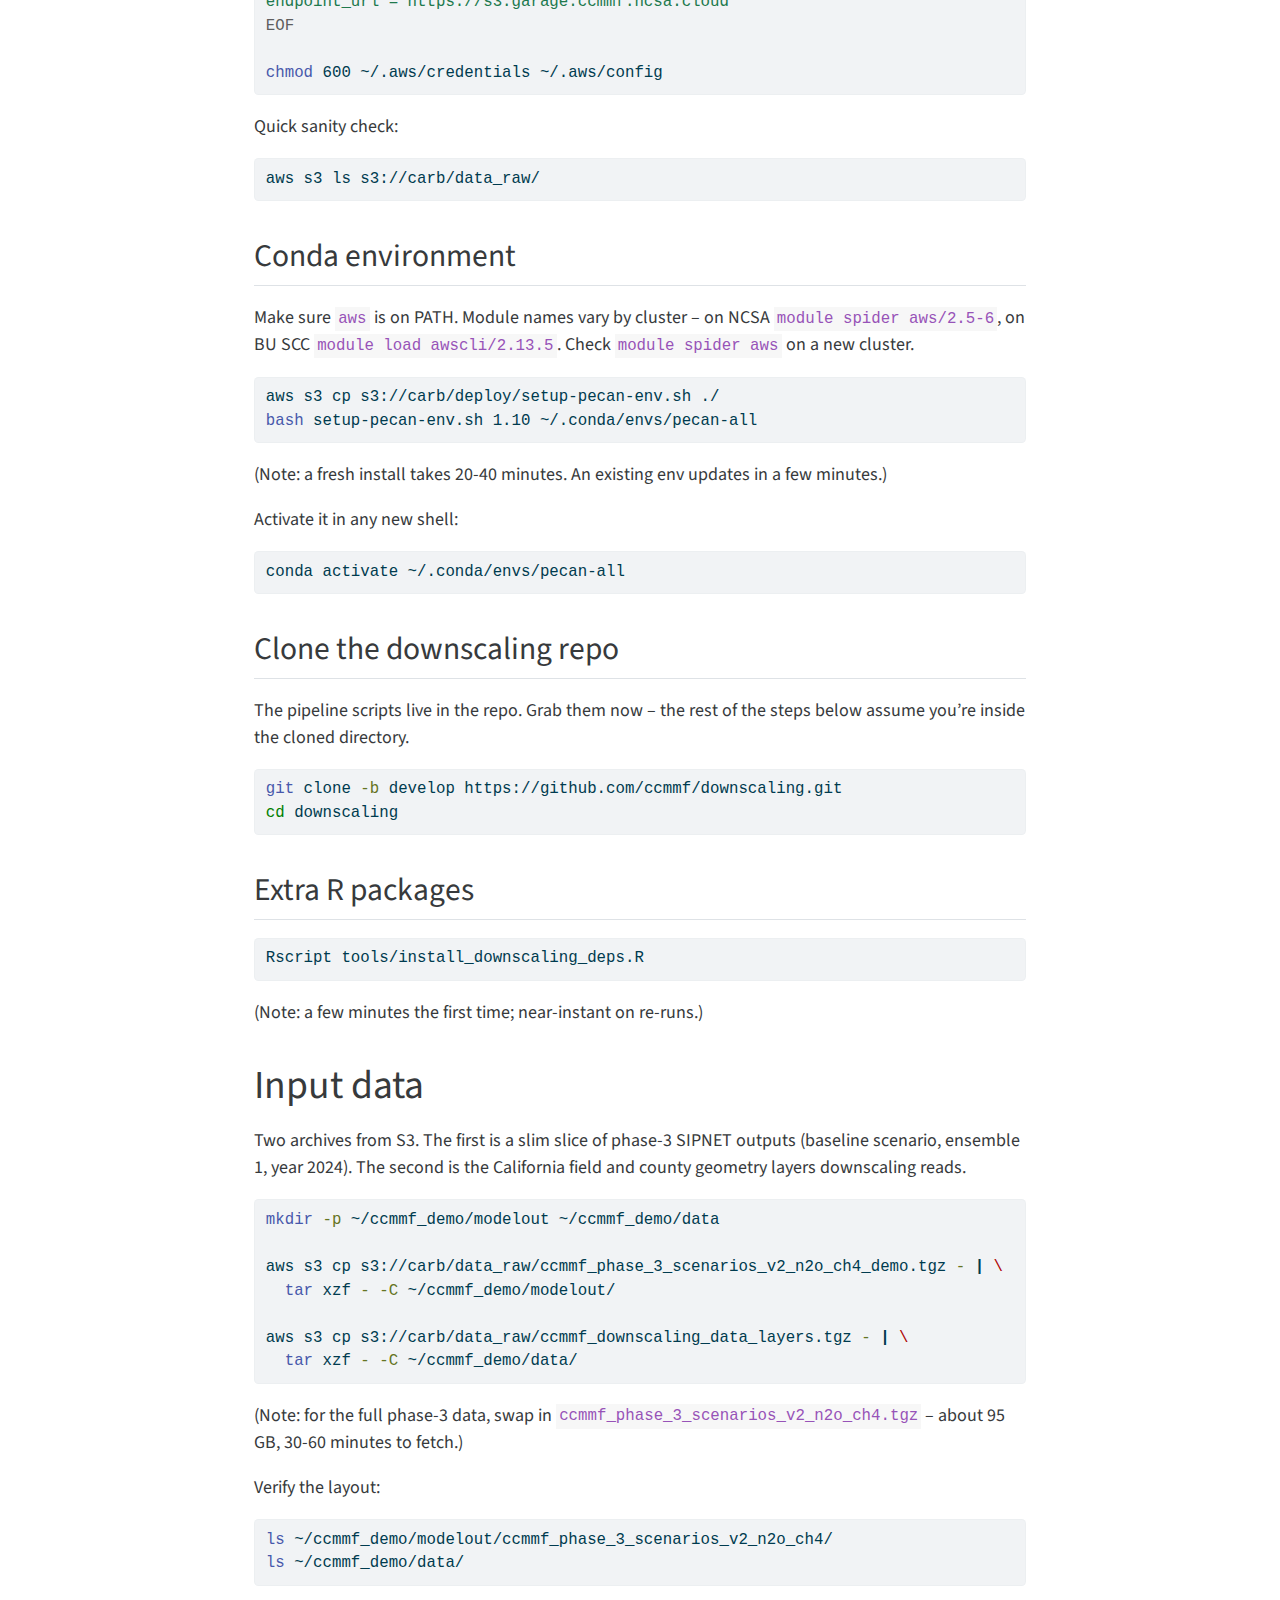
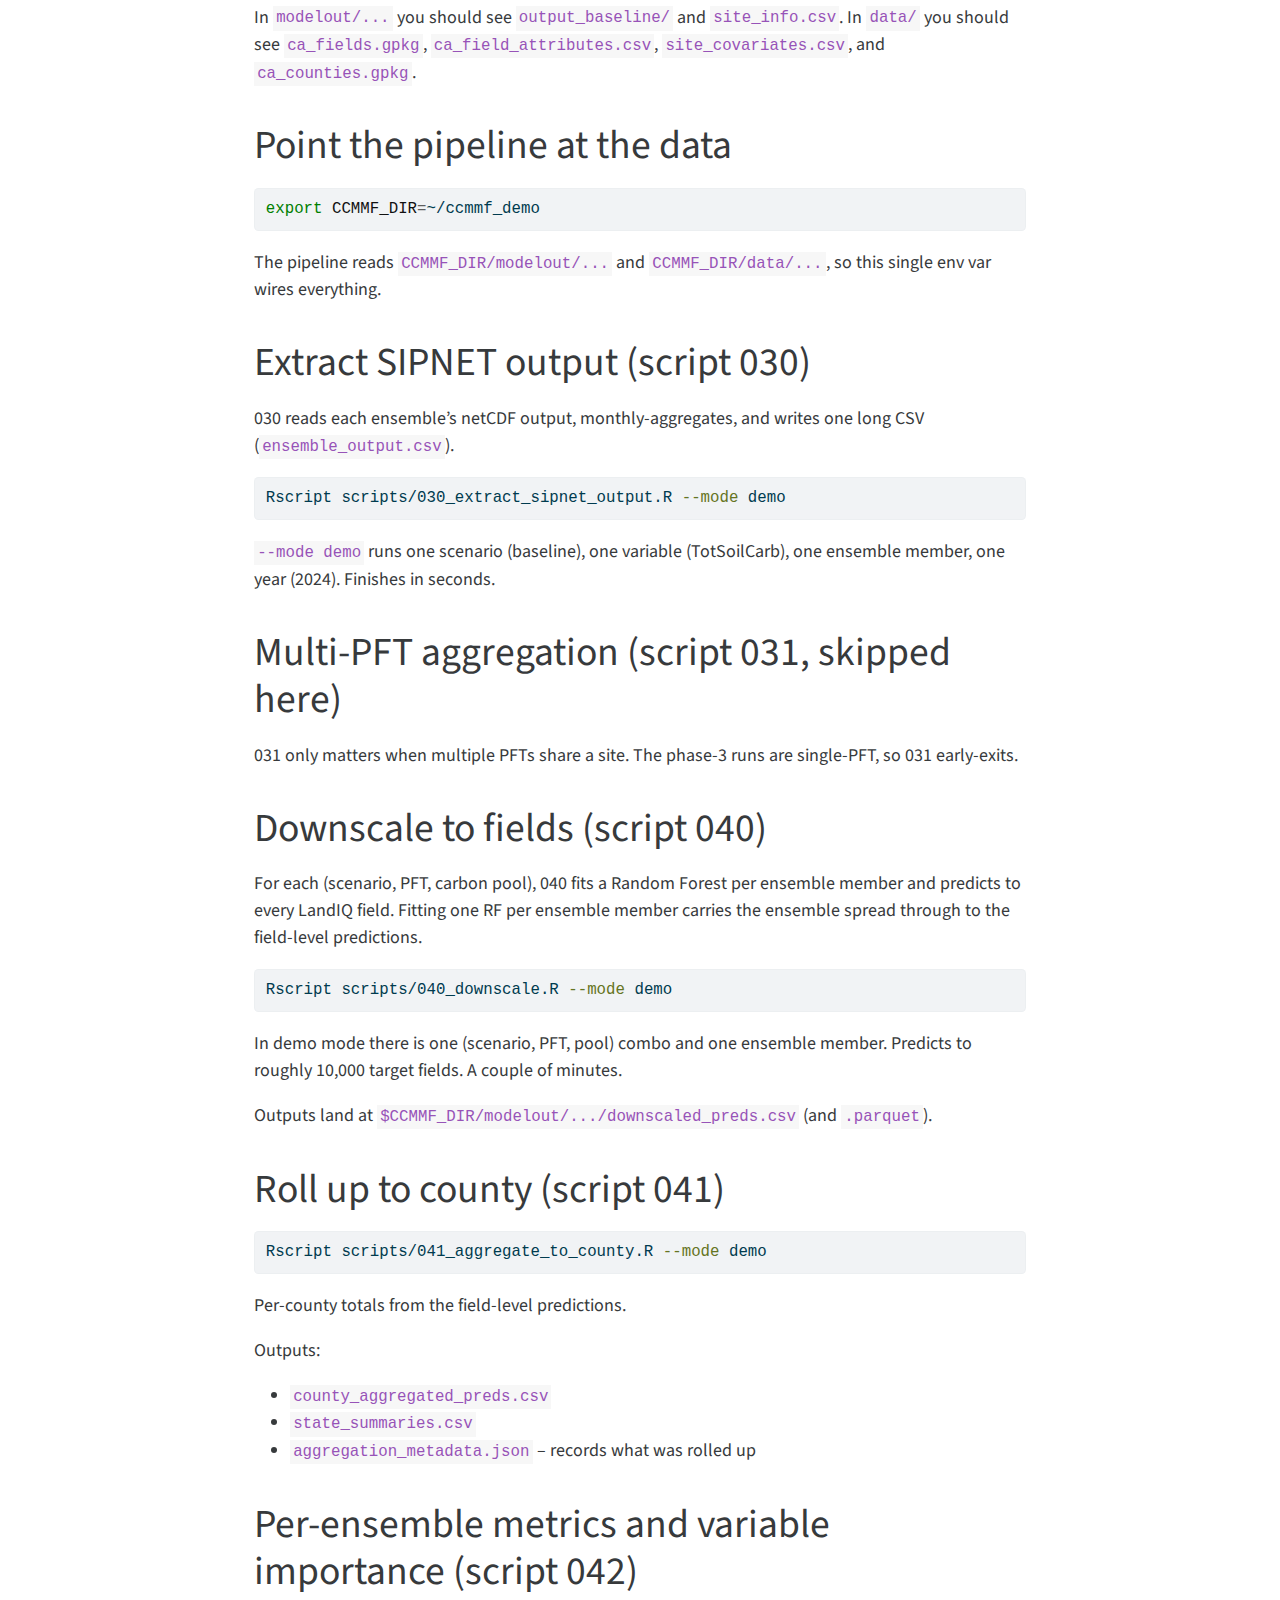
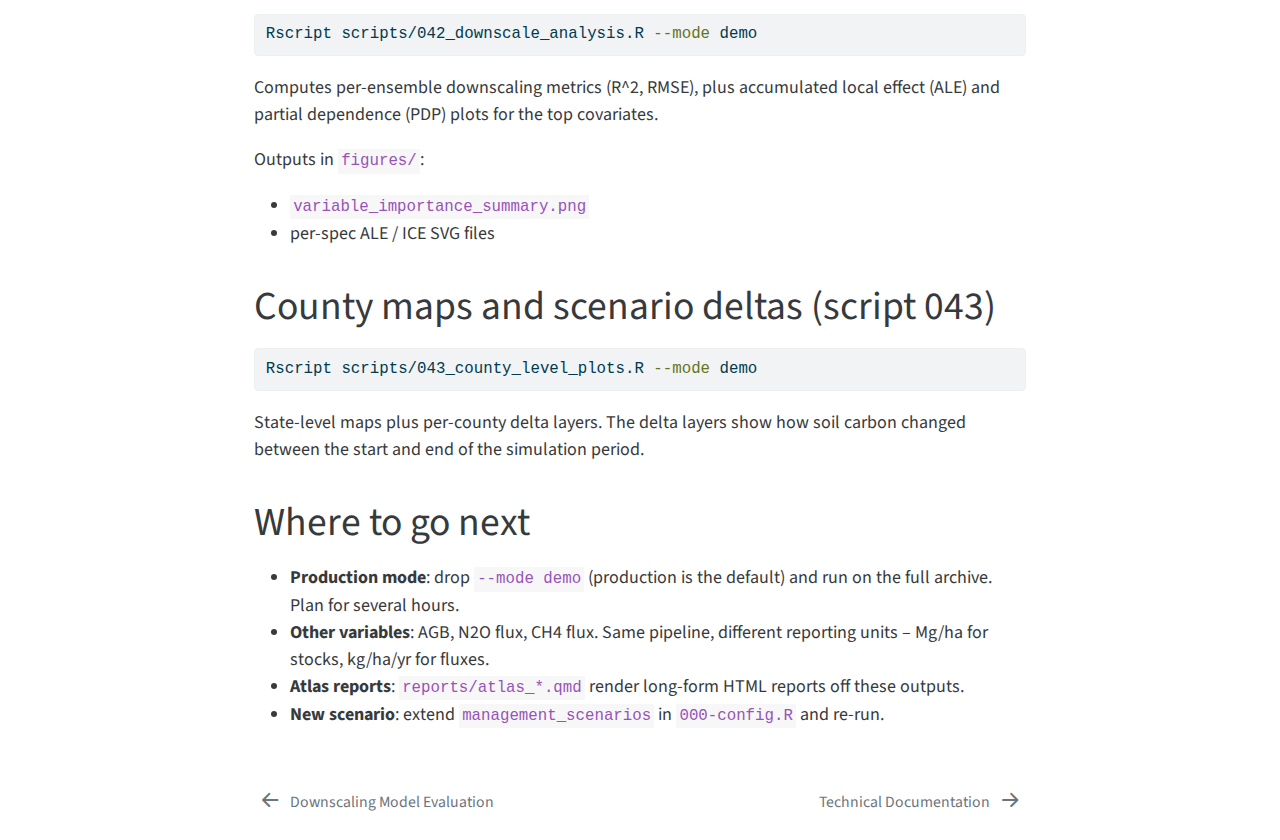
<file: docs/intro_to_downscaling.html>
<!DOCTYPE html>
<html xmlns="http://www.w3.org/1999/xhtml" lang="en" xml:lang="en"><head>

<meta charset="utf-8">
<meta name="generator" content="quarto-1.2.313">

<meta name="viewport" content="width=device-width, initial-scale=1.0, user-scalable=yes">

<meta name="author" content="David LeBauer">
<meta name="author" content="Akash BV">
<meta name="dcterms.date" content="2026-05-01">

<title>MAGiC Downscaling - Intro to MAGiC Downscaling</title>
<style>
code{white-space: pre-wrap;}
span.smallcaps{font-variant: small-caps;}
div.columns{display: flex; gap: min(4vw, 1.5em);}
div.column{flex: auto; overflow-x: auto;}
div.hanging-indent{margin-left: 1.5em; text-indent: -1.5em;}
ul.task-list{list-style: none;}
ul.task-list li input[type="checkbox"] {
  width: 0.8em;
  margin: 0 0.8em 0.2em -1.6em;
  vertical-align: middle;
}
pre > code.sourceCode { white-space: pre; position: relative; }
pre > code.sourceCode > span { display: inline-block; line-height: 1.25; }
pre > code.sourceCode > span:empty { height: 1.2em; }
.sourceCode { overflow: visible; }
code.sourceCode > span { color: inherit; text-decoration: inherit; }
div.sourceCode { margin: 1em 0; }
pre.sourceCode { margin: 0; }
@media screen {
div.sourceCode { overflow: auto; }
}
@media print {
pre > code.sourceCode { white-space: pre-wrap; }
pre > code.sourceCode > span { text-indent: -5em; padding-left: 5em; }
}
pre.numberSource code
  { counter-reset: source-line 0; }
pre.numberSource code > span
  { position: relative; left: -4em; counter-increment: source-line; }
pre.numberSource code > span > a:first-child::before
  { content: counter(source-line);
    position: relative; left: -1em; text-align: right; vertical-align: baseline;
    border: none; display: inline-block;
    -webkit-touch-callout: none; -webkit-user-select: none;
    -khtml-user-select: none; -moz-user-select: none;
    -ms-user-select: none; user-select: none;
    padding: 0 4px; width: 4em;
    color: #aaaaaa;
  }
pre.numberSource { margin-left: 3em; border-left: 1px solid #aaaaaa;  padding-left: 4px; }
div.sourceCode
  {   }
@media screen {
pre > code.sourceCode > span > a:first-child::before { text-decoration: underline; }
}
code span.al { color: #ff0000; font-weight: bold; } /* Alert */
code span.an { color: #60a0b0; font-weight: bold; font-style: italic; } /* Annotation */
code span.at { color: #7d9029; } /* Attribute */
code span.bn { color: #40a070; } /* BaseN */
code span.bu { color: #008000; } /* BuiltIn */
code span.cf { color: #007020; font-weight: bold; } /* ControlFlow */
code span.ch { color: #4070a0; } /* Char */
code span.cn { color: #880000; } /* Constant */
code span.co { color: #60a0b0; font-style: italic; } /* Comment */
code span.cv { color: #60a0b0; font-weight: bold; font-style: italic; } /* CommentVar */
code span.do { color: #ba2121; font-style: italic; } /* Documentation */
code span.dt { color: #902000; } /* DataType */
code span.dv { color: #40a070; } /* DecVal */
code span.er { color: #ff0000; font-weight: bold; } /* Error */
code span.ex { } /* Extension */
code span.fl { color: #40a070; } /* Float */
code span.fu { color: #06287e; } /* Function */
code span.im { color: #008000; font-weight: bold; } /* Import */
code span.in { color: #60a0b0; font-weight: bold; font-style: italic; } /* Information */
code span.kw { color: #007020; font-weight: bold; } /* Keyword */
code span.op { color: #666666; } /* Operator */
code span.ot { color: #007020; } /* Other */
code span.pp { color: #bc7a00; } /* Preprocessor */
code span.sc { color: #4070a0; } /* SpecialChar */
code span.ss { color: #bb6688; } /* SpecialString */
code span.st { color: #4070a0; } /* String */
code span.va { color: #19177c; } /* Variable */
code span.vs { color: #4070a0; } /* VerbatimString */
code span.wa { color: #60a0b0; font-weight: bold; font-style: italic; } /* Warning */
</style>


<script src="../site_libs/quarto-nav/quarto-nav.js"></script>
<script src="../site_libs/quarto-nav/headroom.min.js"></script>
<script src="../site_libs/clipboard/clipboard.min.js"></script>
<script src="../site_libs/quarto-search/autocomplete.umd.js"></script>
<script src="../site_libs/quarto-search/fuse.min.js"></script>
<script src="../site_libs/quarto-search/quarto-search.js"></script>
<meta name="quarto:offset" content="../">
<link href="../docs/workflow_documentation.html" rel="next">
<link href="../reports/variable_importance.html" rel="prev">
<script src="../site_libs/quarto-html/quarto.js"></script>
<script src="../site_libs/quarto-html/popper.min.js"></script>
<script src="../site_libs/quarto-html/tippy.umd.min.js"></script>
<script src="../site_libs/quarto-html/anchor.min.js"></script>
<link href="../site_libs/quarto-html/tippy.css" rel="stylesheet">
<link href="../site_libs/quarto-html/quarto-syntax-highlighting.css" rel="stylesheet" id="quarto-text-highlighting-styles">
<script src="../site_libs/bootstrap/bootstrap.min.js"></script>
<link href="../site_libs/bootstrap/bootstrap-icons.css" rel="stylesheet">
<link href="../site_libs/bootstrap/bootstrap.min.css" rel="stylesheet" id="quarto-bootstrap" data-mode="light">
<script id="quarto-search-options" type="application/json">{
  "location": "sidebar",
  "copy-button": false,
  "collapse-after": 3,
  "panel-placement": "start",
  "type": "textbox",
  "limit": 20,
  "language": {
    "search-no-results-text": "No results",
    "search-matching-documents-text": "matching documents",
    "search-copy-link-title": "Copy link to search",
    "search-hide-matches-text": "Hide additional matches",
    "search-more-match-text": "more match in this document",
    "search-more-matches-text": "more matches in this document",
    "search-clear-button-title": "Clear",
    "search-detached-cancel-button-title": "Cancel",
    "search-submit-button-title": "Submit"
  }
}</script>


</head>

<body class="nav-sidebar docked">

<div id="quarto-search-results"></div>
  <header id="quarto-header" class="headroom fixed-top">
  <nav class="quarto-secondary-nav" data-bs-toggle="collapse" data-bs-target="#quarto-sidebar" aria-controls="quarto-sidebar" aria-expanded="false" aria-label="Toggle sidebar navigation" onclick="if (window.quartoToggleHeadroom) { window.quartoToggleHeadroom(); }">
    <div class="container-fluid d-flex justify-content-between">
      <h1 class="quarto-secondary-nav-title">Intro to MAGiC Downscaling</h1>
      <button type="button" class="quarto-btn-toggle btn" aria-label="Show secondary navigation">
        <i class="bi bi-chevron-right"></i>
      </button>
    </div>
  </nav>
</header>
<!-- content -->
<div id="quarto-content" class="quarto-container page-columns page-rows-contents page-layout-article">
<!-- sidebar -->
  <nav id="quarto-sidebar" class="sidebar collapse sidebar-navigation docked overflow-auto">
    <div class="pt-lg-2 mt-2 text-left sidebar-header">
    <div class="sidebar-title mb-0 py-0">
      <a href="../">MAGiC Downscaling</a> 
        <div class="sidebar-tools-main">
    <a href="" title="Status: Draft" class="sidebar-tool px-1"><i class="bi bi-exclamation-octagon"></i></a>
    <a href="https://github.com/ccmmf/downscaling" title="" class="sidebar-tool px-1"><i class="bi bi-github"></i></a>
</div>
    </div>
      </div>
      <div class="mt-2 flex-shrink-0 align-items-center">
        <div class="sidebar-search">
        <div id="quarto-search" class="" title="Search"></div>
        </div>
      </div>
    <div class="sidebar-menu-container"> 
    <ul class="list-unstyled mt-1">
        <li class="sidebar-item">
  <div class="sidebar-item-container"> 
  <a href="../index.html" class="sidebar-item-text sidebar-link">Home</a>
  </div>
</li>
        <li class="sidebar-item sidebar-item-section">
      <div class="sidebar-item-container"> 
            <a class="sidebar-item-text sidebar-link text-start" data-bs-toggle="collapse" data-bs-target="#quarto-sidebar-section-1" aria-expanded="true">Map Atlas</a>
          <a class="sidebar-item-toggle text-start" data-bs-toggle="collapse" data-bs-target="#quarto-sidebar-section-1" aria-expanded="true">
            <i class="bi bi-chevron-right ms-2"></i>
          </a> 
      </div>
      <ul id="quarto-sidebar-section-1" class="collapse list-unstyled sidebar-section depth1 show">  
          <li class="sidebar-item">
  <div class="sidebar-item-container"> 
  <a href="../reports/atlas_overview.html" class="sidebar-item-text sidebar-link">Overview &amp; Key Findings</a>
  </div>
</li>
          <li class="sidebar-item">
  <div class="sidebar-item-container"> 
  <a href="../reports/atlas_soil_carbon.html" class="sidebar-item-text sidebar-link">Soil Carbon</a>
  </div>
</li>
          <li class="sidebar-item">
  <div class="sidebar-item-container"> 
  <a href="../reports/atlas_ghg_emissions.html" class="sidebar-item-text sidebar-link">GHG Emissions (N₂O &amp; CH₄)</a>
  </div>
</li>
          <li class="sidebar-item">
  <div class="sidebar-item-container"> 
  <a href="../reports/atlas_biomass.html" class="sidebar-item-text sidebar-link">Aboveground Biomass</a>
  </div>
</li>
          <li class="sidebar-item">
  <div class="sidebar-item-container"> 
  <a href="../reports/atlas_model_drivers.html" class="sidebar-item-text sidebar-link">Model Drivers</a>
  </div>
</li>
      </ul>
  </li>
        <li class="sidebar-item sidebar-item-section">
      <div class="sidebar-item-container"> 
            <a class="sidebar-item-text sidebar-link text-start" data-bs-toggle="collapse" data-bs-target="#quarto-sidebar-section-2" aria-expanded="true">Reports</a>
          <a class="sidebar-item-toggle text-start" data-bs-toggle="collapse" data-bs-target="#quarto-sidebar-section-2" aria-expanded="true">
            <i class="bi bi-chevron-right ms-2"></i>
          </a> 
      </div>
      <ul id="quarto-sidebar-section-2" class="collapse list-unstyled sidebar-section depth1 show">  
          <li class="sidebar-item">
  <div class="sidebar-item-container"> 
  <a href="../reports/downscaling_results.html" class="sidebar-item-text sidebar-link">Downscaling Results</a>
  </div>
</li>
          <li class="sidebar-item">
  <div class="sidebar-item-container"> 
  <a href="../reports/design_points_analysis.html" class="sidebar-item-text sidebar-link">Design Points Analysis</a>
  </div>
</li>
          <li class="sidebar-item">
  <div class="sidebar-item-container"> 
  <a href="../reports/variable_importance.html" class="sidebar-item-text sidebar-link">Downscaling Model Evaluation</a>
  </div>
</li>
      </ul>
  </li>
        <li class="sidebar-item sidebar-item-section">
      <div class="sidebar-item-container"> 
            <a class="sidebar-item-text sidebar-link text-start" data-bs-toggle="collapse" data-bs-target="#quarto-sidebar-section-3" aria-expanded="true">Docs</a>
          <a class="sidebar-item-toggle text-start" data-bs-toggle="collapse" data-bs-target="#quarto-sidebar-section-3" aria-expanded="true">
            <i class="bi bi-chevron-right ms-2"></i>
          </a> 
      </div>
      <ul id="quarto-sidebar-section-3" class="collapse list-unstyled sidebar-section depth1 show">  
          <li class="sidebar-item">
  <div class="sidebar-item-container"> 
  <a href="../docs/intro_to_downscaling.html" class="sidebar-item-text sidebar-link active">Intro to Downscaling (Office Hours Walkthrough)</a>
  </div>
</li>
          <li class="sidebar-item">
  <div class="sidebar-item-container"> 
  <a href="../docs/workflow_documentation.html" class="sidebar-item-text sidebar-link">Technical Documentation</a>
  </div>
</li>
          <li class="sidebar-item">
  <div class="sidebar-item-container"> 
  <a href="../docs/mixed_system_prototype.html" class="sidebar-item-text sidebar-link">Mixed System Prototype</a>
  </div>
</li>
          <li class="sidebar-item">
  <div class="sidebar-item-container"> 
  <a href="../docs/references.html" class="sidebar-item-text sidebar-link">References</a>
  </div>
</li>
      </ul>
  </li>
    </ul>
    </div>
</nav>
<!-- margin-sidebar -->
    <div id="quarto-margin-sidebar" class="sidebar margin-sidebar">
        <nav id="TOC" role="doc-toc" class="toc-active">
    <h2 id="toc-title">On this page</h2>
   
  <ul>
  <li><a href="#overview" id="toc-overview" class="nav-link active" data-scroll-target="#overview">Overview</a>
  <ul class="collapse">
  <li><a href="#what-gets-produced" id="toc-what-gets-produced" class="nav-link" data-scroll-target="#what-gets-produced">What gets produced</a></li>
  <li><a href="#caveats" id="toc-caveats" class="nav-link" data-scroll-target="#caveats">Caveats</a></li>
  </ul></li>
  <li><a href="#system-setup" id="toc-system-setup" class="nav-link" data-scroll-target="#system-setup">System setup</a>
  <ul class="collapse">
  <li><a href="#s3-credentials" id="toc-s3-credentials" class="nav-link" data-scroll-target="#s3-credentials">S3 credentials</a></li>
  <li><a href="#conda-environment" id="toc-conda-environment" class="nav-link" data-scroll-target="#conda-environment">Conda environment</a></li>
  <li><a href="#clone-the-downscaling-repo" id="toc-clone-the-downscaling-repo" class="nav-link" data-scroll-target="#clone-the-downscaling-repo">Clone the downscaling repo</a></li>
  <li><a href="#extra-r-packages" id="toc-extra-r-packages" class="nav-link" data-scroll-target="#extra-r-packages">Extra R packages</a></li>
  </ul></li>
  <li><a href="#input-data" id="toc-input-data" class="nav-link" data-scroll-target="#input-data">Input data</a></li>
  <li><a href="#point-the-pipeline-at-the-data" id="toc-point-the-pipeline-at-the-data" class="nav-link" data-scroll-target="#point-the-pipeline-at-the-data">Point the pipeline at the data</a></li>
  <li><a href="#extract-sipnet-output-script-030" id="toc-extract-sipnet-output-script-030" class="nav-link" data-scroll-target="#extract-sipnet-output-script-030">Extract SIPNET output (script 030)</a></li>
  <li><a href="#multi-pft-aggregation-script-031-skipped-here" id="toc-multi-pft-aggregation-script-031-skipped-here" class="nav-link" data-scroll-target="#multi-pft-aggregation-script-031-skipped-here">Multi-PFT aggregation (script 031, skipped here)</a></li>
  <li><a href="#downscale-to-fields-script-040" id="toc-downscale-to-fields-script-040" class="nav-link" data-scroll-target="#downscale-to-fields-script-040">Downscale to fields (script 040)</a></li>
  <li><a href="#roll-up-to-county-script-041" id="toc-roll-up-to-county-script-041" class="nav-link" data-scroll-target="#roll-up-to-county-script-041">Roll up to county (script 041)</a></li>
  <li><a href="#per-ensemble-metrics-and-variable-importance-script-042" id="toc-per-ensemble-metrics-and-variable-importance-script-042" class="nav-link" data-scroll-target="#per-ensemble-metrics-and-variable-importance-script-042">Per-ensemble metrics and variable importance (script 042)</a></li>
  <li><a href="#county-maps-and-scenario-deltas-script-043" id="toc-county-maps-and-scenario-deltas-script-043" class="nav-link" data-scroll-target="#county-maps-and-scenario-deltas-script-043">County maps and scenario deltas (script 043)</a></li>
  <li><a href="#where-to-go-next" id="toc-where-to-go-next" class="nav-link" data-scroll-target="#where-to-go-next">Where to go next</a></li>
  </ul>
</nav>
    </div>
<!-- main -->
<main class="content" id="quarto-document-content">

<header id="title-block-header" class="quarto-title-block default">
<div class="quarto-title">
<h1 class="title d-none d-lg-block">Intro to MAGiC Downscaling</h1>
</div>



<div class="quarto-title-meta">

    <div>
    <div class="quarto-title-meta-heading">Authors</div>
    <div class="quarto-title-meta-contents">
             <p>David LeBauer </p>
             <p>Akash BV </p>
          </div>
  </div>
    
    <div>
    <div class="quarto-title-meta-heading">Published</div>
    <div class="quarto-title-meta-contents">
      <p class="date">May 1, 2026</p>
    </div>
  </div>
  
    
  </div>
  

</header>

<section id="overview" class="level1">
<h1>Overview</h1>
<p>This walks through the MAGiC downscaling pipeline end to end. SIPNET ensemble outputs come in at one end; field-level and county-level carbon predictions come out the other.</p>
<p>For this intro we focus on soil carbon (<code>TotSoilCarb</code>) for one ensemble member of the baseline scenario in 2024. Aboveground biomass and the GHG fluxes (N2O, CH4) flow through the same pipeline with different reporting units, and we’ll cover those in a follow-up session.</p>
<p>The workflow has the following components, run in this order:</p>
<ul>
<li>System setup – the conda environment plus a few extra R packages</li>
<li>Input data – two small archives from S3 (model output slice and geometry layers)</li>
<li>Run the pipeline – five short scripts (030 -&gt; 043), one per step</li>
<li>Inspect the outputs</li>
</ul>
<section id="what-gets-produced" class="level2">
<h2 class="anchored" data-anchor-id="what-gets-produced">What gets produced</h2>
<ul>
<li><code>ensemble_output.csv</code> – monthly SIPNET output in long format</li>
<li><code>downscaled_preds.csv</code> – per-field carbon predictions</li>
<li><code>county_aggregated_preds.csv</code> – per-county totals</li>
<li><code>figures/</code> – variable importance, ALE / PDP plots, county maps, scenario deltas</li>
</ul>
</section>
<section id="caveats" class="level2">
<h2 class="anchored" data-anchor-id="caveats">Caveats</h2>
<p>Instructions assume a Linux cluster with conda and <code>aws</code> CLI v2 available. Substitute equivalents on other systems as needed.</p>
</section>
</section>
<section id="system-setup" class="level1">
<h1>System setup</h1>
<p>The pipeline runs inside a conda environment that ships R, PEcAn, and most CRAN packages preinstalled. A small top-up script adds the handful of extras the downscaling pipeline needs on top.</p>
<section id="s3-credentials" class="level2">
<h2 class="anchored" data-anchor-id="s3-credentials">S3 credentials</h2>
<p>The demo data and the <code>pecan-all</code> env tarball live in an S3 bucket hosted by NCSA at <code>s3.garage.ccmmf.ncsa.cloud</code>. Drop your credentials and the endpoint into the standard aws CLI config files:</p>
<div class="sourceCode" id="cb1"><pre class="sourceCode bash code-with-copy"><code class="sourceCode bash"><span id="cb1-1"><a href="#cb1-1" aria-hidden="true" tabindex="-1"></a><span class="fu">mkdir</span> <span class="at">-p</span> ~/.aws</span>
<span id="cb1-2"><a href="#cb1-2" aria-hidden="true" tabindex="-1"></a></span>
<span id="cb1-3"><a href="#cb1-3" aria-hidden="true" tabindex="-1"></a><span class="fu">cat</span> <span class="op">&lt;&lt; EOF</span> <span class="op">&gt;&gt;</span> ~/.aws/credentials</span>
<span id="cb1-4"><a href="#cb1-4" aria-hidden="true" tabindex="-1"></a><span class="st">[default]</span></span>
<span id="cb1-5"><a href="#cb1-5" aria-hidden="true" tabindex="-1"></a><span class="st">aws_access_key_id = [your key ID]</span></span>
<span id="cb1-6"><a href="#cb1-6" aria-hidden="true" tabindex="-1"></a><span class="st">aws_secret_access_key = [your secret key]</span></span>
<span id="cb1-7"><a href="#cb1-7" aria-hidden="true" tabindex="-1"></a><span class="op">EOF</span></span>
<span id="cb1-8"><a href="#cb1-8" aria-hidden="true" tabindex="-1"></a></span>
<span id="cb1-9"><a href="#cb1-9" aria-hidden="true" tabindex="-1"></a><span class="fu">cat</span> <span class="op">&lt;&lt; EOF</span> <span class="op">&gt;&gt;</span> ~/.aws/config</span>
<span id="cb1-10"><a href="#cb1-10" aria-hidden="true" tabindex="-1"></a><span class="st">[default]</span></span>
<span id="cb1-11"><a href="#cb1-11" aria-hidden="true" tabindex="-1"></a><span class="st">region = garage</span></span>
<span id="cb1-12"><a href="#cb1-12" aria-hidden="true" tabindex="-1"></a><span class="st">endpoint_url = https://s3.garage.ccmmf.ncsa.cloud</span></span>
<span id="cb1-13"><a href="#cb1-13" aria-hidden="true" tabindex="-1"></a><span class="op">EOF</span></span>
<span id="cb1-14"><a href="#cb1-14" aria-hidden="true" tabindex="-1"></a></span>
<span id="cb1-15"><a href="#cb1-15" aria-hidden="true" tabindex="-1"></a><span class="fu">chmod</span> 600 ~/.aws/credentials ~/.aws/config</span></code><button title="Copy to Clipboard" class="code-copy-button"><i class="bi"></i></button></pre></div>
<p>Quick sanity check:</p>
<div class="sourceCode" id="cb2"><pre class="sourceCode bash code-with-copy"><code class="sourceCode bash"><span id="cb2-1"><a href="#cb2-1" aria-hidden="true" tabindex="-1"></a><span class="ex">aws</span> s3 ls s3://carb/data_raw/</span></code><button title="Copy to Clipboard" class="code-copy-button"><i class="bi"></i></button></pre></div>
</section>
<section id="conda-environment" class="level2">
<h2 class="anchored" data-anchor-id="conda-environment">Conda environment</h2>
<p>Make sure <code>aws</code> is on PATH. Module names vary by cluster – on NCSA <code>module spider aws/2.5-6</code>, on BU SCC <code>module load awscli/2.13.5</code>. Check <code>module spider aws</code> on a new cluster.</p>
<div class="sourceCode" id="cb3"><pre class="sourceCode bash code-with-copy"><code class="sourceCode bash"><span id="cb3-1"><a href="#cb3-1" aria-hidden="true" tabindex="-1"></a><span class="ex">aws</span> s3 cp s3://carb/deploy/setup-pecan-env.sh ./</span>
<span id="cb3-2"><a href="#cb3-2" aria-hidden="true" tabindex="-1"></a><span class="fu">bash</span> setup-pecan-env.sh 1.10 ~/.conda/envs/pecan-all</span></code><button title="Copy to Clipboard" class="code-copy-button"><i class="bi"></i></button></pre></div>
<p>(Note: a fresh install takes 20-40 minutes. An existing env updates in a few minutes.)</p>
<p>Activate it in any new shell:</p>
<div class="sourceCode" id="cb4"><pre class="sourceCode bash code-with-copy"><code class="sourceCode bash"><span id="cb4-1"><a href="#cb4-1" aria-hidden="true" tabindex="-1"></a><span class="ex">conda</span> activate ~/.conda/envs/pecan-all</span></code><button title="Copy to Clipboard" class="code-copy-button"><i class="bi"></i></button></pre></div>
</section>
<section id="clone-the-downscaling-repo" class="level2">
<h2 class="anchored" data-anchor-id="clone-the-downscaling-repo">Clone the downscaling repo</h2>
<p>The pipeline scripts live in the repo. Grab them now – the rest of the steps below assume you’re inside the cloned directory.</p>
<div class="sourceCode" id="cb5"><pre class="sourceCode bash code-with-copy"><code class="sourceCode bash"><span id="cb5-1"><a href="#cb5-1" aria-hidden="true" tabindex="-1"></a><span class="fu">git</span> clone <span class="at">-b</span> develop https://github.com/ccmmf/downscaling.git</span>
<span id="cb5-2"><a href="#cb5-2" aria-hidden="true" tabindex="-1"></a><span class="bu">cd</span> downscaling</span></code><button title="Copy to Clipboard" class="code-copy-button"><i class="bi"></i></button></pre></div>
</section>
<section id="extra-r-packages" class="level2">
<h2 class="anchored" data-anchor-id="extra-r-packages">Extra R packages</h2>
<div class="sourceCode" id="cb6"><pre class="sourceCode bash code-with-copy"><code class="sourceCode bash"><span id="cb6-1"><a href="#cb6-1" aria-hidden="true" tabindex="-1"></a><span class="ex">Rscript</span> tools/install_downscaling_deps.R</span></code><button title="Copy to Clipboard" class="code-copy-button"><i class="bi"></i></button></pre></div>
<p>(Note: a few minutes the first time; near-instant on re-runs.)</p>
</section>
</section>
<section id="input-data" class="level1">
<h1>Input data</h1>
<p>Two archives from S3. The first is a slim slice of phase-3 SIPNET outputs (baseline scenario, ensemble 1, year 2024). The second is the California field and county geometry layers downscaling reads.</p>
<div class="sourceCode" id="cb7"><pre class="sourceCode bash code-with-copy"><code class="sourceCode bash"><span id="cb7-1"><a href="#cb7-1" aria-hidden="true" tabindex="-1"></a><span class="fu">mkdir</span> <span class="at">-p</span> ~/ccmmf_demo/modelout ~/ccmmf_demo/data</span>
<span id="cb7-2"><a href="#cb7-2" aria-hidden="true" tabindex="-1"></a></span>
<span id="cb7-3"><a href="#cb7-3" aria-hidden="true" tabindex="-1"></a><span class="ex">aws</span> s3 cp s3://carb/data_raw/ccmmf_phase_3_scenarios_v2_n2o_ch4_demo.tgz <span class="at">-</span> <span class="kw">|</span> <span class="dt">\</span></span>
<span id="cb7-4"><a href="#cb7-4" aria-hidden="true" tabindex="-1"></a>  <span class="fu">tar</span> xzf <span class="at">-</span> <span class="at">-C</span> ~/ccmmf_demo/modelout/</span>
<span id="cb7-5"><a href="#cb7-5" aria-hidden="true" tabindex="-1"></a></span>
<span id="cb7-6"><a href="#cb7-6" aria-hidden="true" tabindex="-1"></a><span class="ex">aws</span> s3 cp s3://carb/data_raw/ccmmf_downscaling_data_layers.tgz <span class="at">-</span> <span class="kw">|</span> <span class="dt">\</span></span>
<span id="cb7-7"><a href="#cb7-7" aria-hidden="true" tabindex="-1"></a>  <span class="fu">tar</span> xzf <span class="at">-</span> <span class="at">-C</span> ~/ccmmf_demo/data/</span></code><button title="Copy to Clipboard" class="code-copy-button"><i class="bi"></i></button></pre></div>
<p>(Note: for the full phase-3 data, swap in <code>ccmmf_phase_3_scenarios_v2_n2o_ch4.tgz</code> – about 95 GB, 30-60 minutes to fetch.)</p>
<p>Verify the layout:</p>
<div class="sourceCode" id="cb8"><pre class="sourceCode bash code-with-copy"><code class="sourceCode bash"><span id="cb8-1"><a href="#cb8-1" aria-hidden="true" tabindex="-1"></a><span class="fu">ls</span> ~/ccmmf_demo/modelout/ccmmf_phase_3_scenarios_v2_n2o_ch4/</span>
<span id="cb8-2"><a href="#cb8-2" aria-hidden="true" tabindex="-1"></a><span class="fu">ls</span> ~/ccmmf_demo/data/</span></code><button title="Copy to Clipboard" class="code-copy-button"><i class="bi"></i></button></pre></div>
<p>In <code>modelout/...</code> you should see <code>output_baseline/</code> and <code>site_info.csv</code>. In <code>data/</code> you should see <code>ca_fields.gpkg</code>, <code>ca_field_attributes.csv</code>, <code>site_covariates.csv</code>, and <code>ca_counties.gpkg</code>.</p>
</section>
<section id="point-the-pipeline-at-the-data" class="level1">
<h1>Point the pipeline at the data</h1>
<div class="sourceCode" id="cb9"><pre class="sourceCode bash code-with-copy"><code class="sourceCode bash"><span id="cb9-1"><a href="#cb9-1" aria-hidden="true" tabindex="-1"></a><span class="bu">export</span> <span class="va">CCMMF_DIR</span><span class="op">=</span>~/ccmmf_demo</span></code><button title="Copy to Clipboard" class="code-copy-button"><i class="bi"></i></button></pre></div>
<p>The pipeline reads <code>CCMMF_DIR/modelout/...</code> and <code>CCMMF_DIR/data/...</code>, so this single env var wires everything.</p>
</section>
<section id="extract-sipnet-output-script-030" class="level1">
<h1>Extract SIPNET output (script 030)</h1>
<p>030 reads each ensemble’s netCDF output, monthly-aggregates, and writes one long CSV (<code>ensemble_output.csv</code>).</p>
<div class="sourceCode" id="cb10"><pre class="sourceCode bash code-with-copy"><code class="sourceCode bash"><span id="cb10-1"><a href="#cb10-1" aria-hidden="true" tabindex="-1"></a><span class="ex">Rscript</span> scripts/030_extract_sipnet_output.R <span class="at">--mode</span> demo</span></code><button title="Copy to Clipboard" class="code-copy-button"><i class="bi"></i></button></pre></div>
<p><code>--mode demo</code> runs one scenario (baseline), one variable (TotSoilCarb), one ensemble member, one year (2024). Finishes in seconds.</p>
</section>
<section id="multi-pft-aggregation-script-031-skipped-here" class="level1">
<h1>Multi-PFT aggregation (script 031, skipped here)</h1>
<p>031 only matters when multiple PFTs share a site. The phase-3 runs are single-PFT, so 031 early-exits.</p>
</section>
<section id="downscale-to-fields-script-040" class="level1">
<h1>Downscale to fields (script 040)</h1>
<p>For each (scenario, PFT, carbon pool), 040 fits a Random Forest per ensemble member and predicts to every LandIQ field. Fitting one RF per ensemble member carries the ensemble spread through to the field-level predictions.</p>
<div class="sourceCode" id="cb11"><pre class="sourceCode bash code-with-copy"><code class="sourceCode bash"><span id="cb11-1"><a href="#cb11-1" aria-hidden="true" tabindex="-1"></a><span class="ex">Rscript</span> scripts/040_downscale.R <span class="at">--mode</span> demo</span></code><button title="Copy to Clipboard" class="code-copy-button"><i class="bi"></i></button></pre></div>
<p>In demo mode there is one (scenario, PFT, pool) combo and one ensemble member. Predicts to roughly 10,000 target fields. A couple of minutes.</p>
<p>Outputs land at <code>$CCMMF_DIR/modelout/.../downscaled_preds.csv</code> (and <code>.parquet</code>).</p>
</section>
<section id="roll-up-to-county-script-041" class="level1">
<h1>Roll up to county (script 041)</h1>
<div class="sourceCode" id="cb12"><pre class="sourceCode bash code-with-copy"><code class="sourceCode bash"><span id="cb12-1"><a href="#cb12-1" aria-hidden="true" tabindex="-1"></a><span class="ex">Rscript</span> scripts/041_aggregate_to_county.R <span class="at">--mode</span> demo</span></code><button title="Copy to Clipboard" class="code-copy-button"><i class="bi"></i></button></pre></div>
<p>Per-county totals from the field-level predictions.</p>
<p>Outputs:</p>
<ul>
<li><code>county_aggregated_preds.csv</code></li>
<li><code>state_summaries.csv</code></li>
<li><code>aggregation_metadata.json</code> – records what was rolled up</li>
</ul>
</section>
<section id="per-ensemble-metrics-and-variable-importance-script-042" class="level1">
<h1>Per-ensemble metrics and variable importance (script 042)</h1>
<div class="sourceCode" id="cb13"><pre class="sourceCode bash code-with-copy"><code class="sourceCode bash"><span id="cb13-1"><a href="#cb13-1" aria-hidden="true" tabindex="-1"></a><span class="ex">Rscript</span> scripts/042_downscale_analysis.R <span class="at">--mode</span> demo</span></code><button title="Copy to Clipboard" class="code-copy-button"><i class="bi"></i></button></pre></div>
<p>Computes per-ensemble downscaling metrics (R^2, RMSE), plus accumulated local effect (ALE) and partial dependence (PDP) plots for the top covariates.</p>
<p>Outputs in <code>figures/</code>:</p>
<ul>
<li><code>variable_importance_summary.png</code></li>
<li>per-spec ALE / ICE SVG files</li>
</ul>
</section>
<section id="county-maps-and-scenario-deltas-script-043" class="level1">
<h1>County maps and scenario deltas (script 043)</h1>
<div class="sourceCode" id="cb14"><pre class="sourceCode bash code-with-copy"><code class="sourceCode bash"><span id="cb14-1"><a href="#cb14-1" aria-hidden="true" tabindex="-1"></a><span class="ex">Rscript</span> scripts/043_county_level_plots.R <span class="at">--mode</span> demo</span></code><button title="Copy to Clipboard" class="code-copy-button"><i class="bi"></i></button></pre></div>
<p>State-level maps plus per-county delta layers. The delta layers show how soil carbon changed between the start and end of the simulation period.</p>
</section>
<section id="where-to-go-next" class="level1">
<h1>Where to go next</h1>
<ul>
<li><strong>Production mode</strong>: drop <code>--mode demo</code> (production is the default) and run on the full archive. Plan for several hours.</li>
<li><strong>Other variables</strong>: AGB, N2O flux, CH4 flux. Same pipeline, different reporting units – Mg/ha for stocks, kg/ha/yr for fluxes.</li>
<li><strong>Atlas reports</strong>: <code>reports/atlas_*.qmd</code> render long-form HTML reports off these outputs.</li>
<li><strong>New scenario</strong>: extend <code>management_scenarios</code> in <code>000-config.R</code> and re-run.</li>
</ul>


</section>

</main> <!-- /main -->
<script id="quarto-html-after-body" type="application/javascript">
window.document.addEventListener("DOMContentLoaded", function (event) {
  const toggleBodyColorMode = (bsSheetEl) => {
    const mode = bsSheetEl.getAttribute("data-mode");
    const bodyEl = window.document.querySelector("body");
    if (mode === "dark") {
      bodyEl.classList.add("quarto-dark");
      bodyEl.classList.remove("quarto-light");
    } else {
      bodyEl.classList.add("quarto-light");
      bodyEl.classList.remove("quarto-dark");
    }
  }
  const toggleBodyColorPrimary = () => {
    const bsSheetEl = window.document.querySelector("link#quarto-bootstrap");
    if (bsSheetEl) {
      toggleBodyColorMode(bsSheetEl);
    }
  }
  toggleBodyColorPrimary();  
  const icon = "";
  const anchorJS = new window.AnchorJS();
  anchorJS.options = {
    placement: 'right',
    icon: icon
  };
  anchorJS.add('.anchored');
  const clipboard = new window.ClipboardJS('.code-copy-button', {
    target: function(trigger) {
      return trigger.previousElementSibling;
    }
  });
  clipboard.on('success', function(e) {
    // button target
    const button = e.trigger;
    // don't keep focus
    button.blur();
    // flash "checked"
    button.classList.add('code-copy-button-checked');
    var currentTitle = button.getAttribute("title");
    button.setAttribute("title", "Copied!");
    let tooltip;
    if (window.bootstrap) {
      button.setAttribute("data-bs-toggle", "tooltip");
      button.setAttribute("data-bs-placement", "left");
      button.setAttribute("data-bs-title", "Copied!");
      tooltip = new bootstrap.Tooltip(button, 
        { trigger: "manual", 
          customClass: "code-copy-button-tooltip",
          offset: [0, -8]});
      tooltip.show();    
    }
    setTimeout(function() {
      if (tooltip) {
        tooltip.hide();
        button.removeAttribute("data-bs-title");
        button.removeAttribute("data-bs-toggle");
        button.removeAttribute("data-bs-placement");
      }
      button.setAttribute("title", currentTitle);
      button.classList.remove('code-copy-button-checked');
    }, 1000);
    // clear code selection
    e.clearSelection();
  });
  function tippyHover(el, contentFn) {
    const config = {
      allowHTML: true,
      content: contentFn,
      maxWidth: 500,
      delay: 100,
      arrow: false,
      appendTo: function(el) {
          return el.parentElement;
      },
      interactive: true,
      interactiveBorder: 10,
      theme: 'quarto',
      placement: 'bottom-start'
    };
    window.tippy(el, config); 
  }
  const noterefs = window.document.querySelectorAll('a[role="doc-noteref"]');
  for (var i=0; i<noterefs.length; i++) {
    const ref = noterefs[i];
    tippyHover(ref, function() {
      // use id or data attribute instead here
      let href = ref.getAttribute('data-footnote-href') || ref.getAttribute('href');
      try { href = new URL(href).hash; } catch {}
      const id = href.replace(/^#\/?/, "");
      const note = window.document.getElementById(id);
      return note.innerHTML;
    });
  }
  const findCites = (el) => {
    const parentEl = el.parentElement;
    if (parentEl) {
      const cites = parentEl.dataset.cites;
      if (cites) {
        return {
          el,
          cites: cites.split(' ')
        };
      } else {
        return findCites(el.parentElement)
      }
    } else {
      return undefined;
    }
  };
  var bibliorefs = window.document.querySelectorAll('a[role="doc-biblioref"]');
  for (var i=0; i<bibliorefs.length; i++) {
    const ref = bibliorefs[i];
    const citeInfo = findCites(ref);
    if (citeInfo) {
      tippyHover(citeInfo.el, function() {
        var popup = window.document.createElement('div');
        citeInfo.cites.forEach(function(cite) {
          var citeDiv = window.document.createElement('div');
          citeDiv.classList.add('hanging-indent');
          citeDiv.classList.add('csl-entry');
          var biblioDiv = window.document.getElementById('ref-' + cite);
          if (biblioDiv) {
            citeDiv.innerHTML = biblioDiv.innerHTML;
          }
          popup.appendChild(citeDiv);
        });
        return popup.innerHTML;
      });
    }
  }
});
</script>
<nav class="page-navigation">
  <div class="nav-page nav-page-previous">
      <a href="../reports/variable_importance.html" class="pagination-link">
        <i class="bi bi-arrow-left-short"></i> <span class="nav-page-text">Downscaling Model Evaluation</span>
      </a>          
  </div>
  <div class="nav-page nav-page-next">
      <a href="../docs/workflow_documentation.html" class="pagination-link">
        <span class="nav-page-text">Technical Documentation</span> <i class="bi bi-arrow-right-short"></i>
      </a>
  </div>
</nav>
</div> <!-- /content -->



</body></html>
</file>
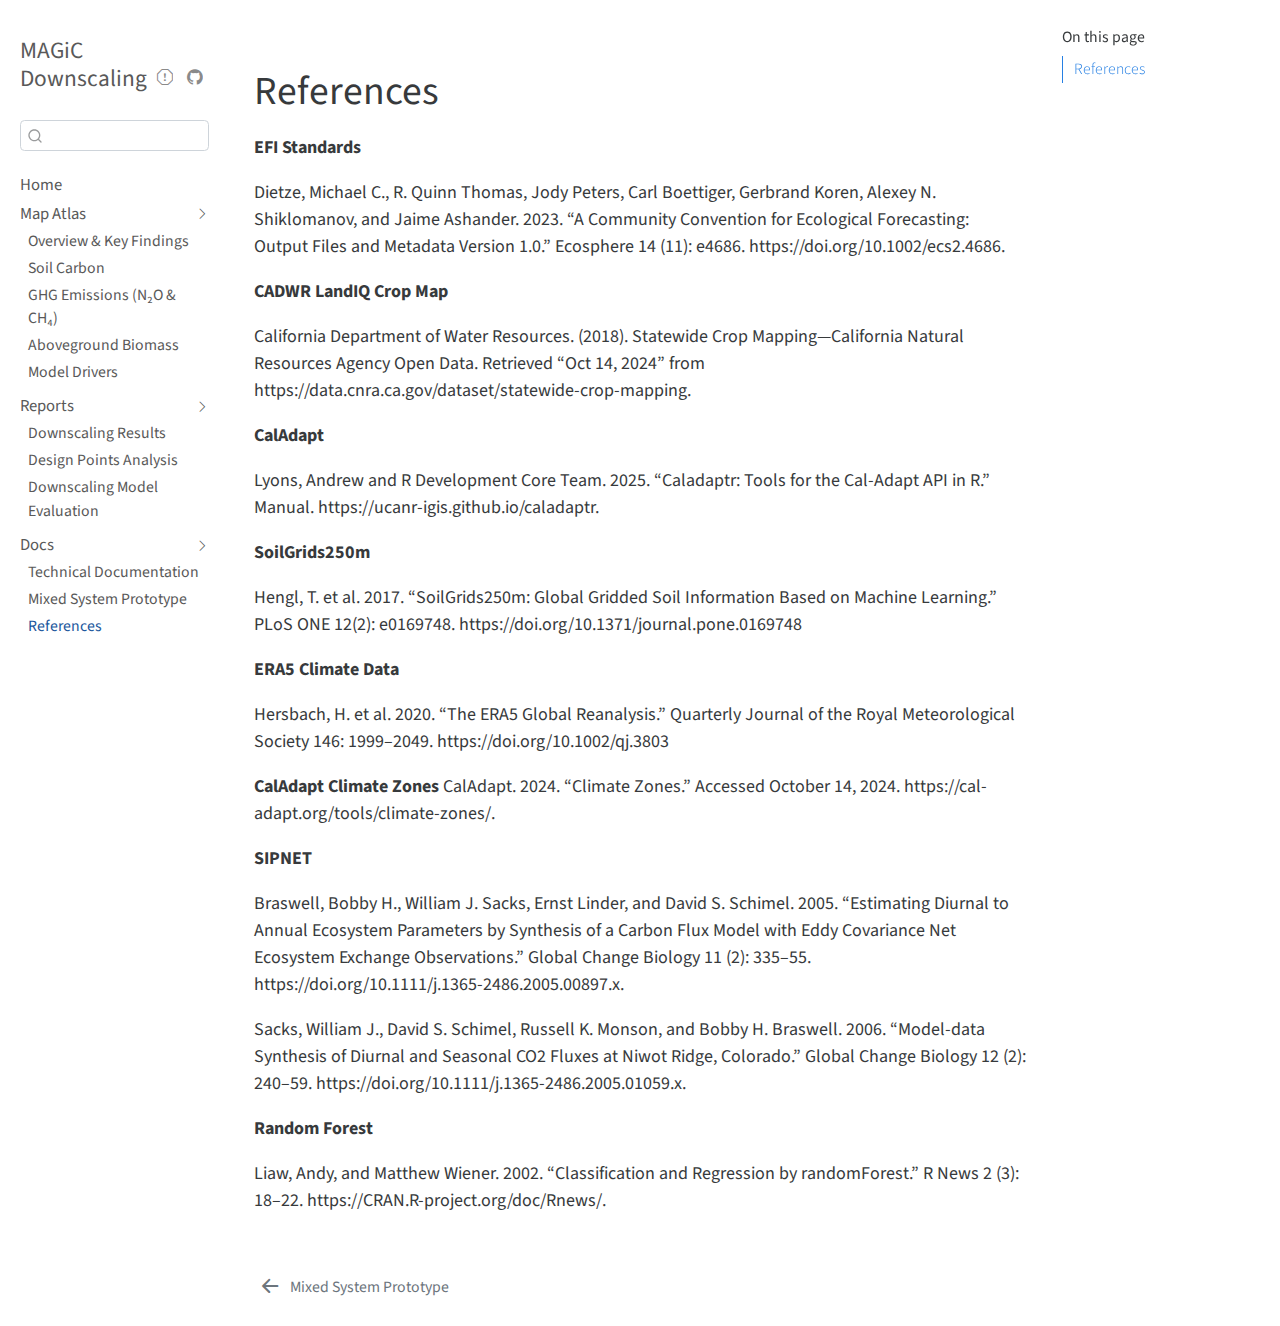
<file: docs/references.html>
<!DOCTYPE html>
<html xmlns="http://www.w3.org/1999/xhtml" lang="en" xml:lang="en"><head>

<meta charset="utf-8">
<meta name="generator" content="quarto-1.2.313">

<meta name="viewport" content="width=device-width, initial-scale=1.0, user-scalable=yes">

<meta name="author" content="David LeBauer">
<meta name="dcterms.date" content="2026-04-10">

<title>MAGiC Downscaling – references</title>
<style>
code{white-space: pre-wrap;}
span.smallcaps{font-variant: small-caps;}
div.columns{display: flex; gap: min(4vw, 1.5em);}
div.column{flex: auto; overflow-x: auto;}
div.hanging-indent{margin-left: 1.5em; text-indent: -1.5em;}
ul.task-list{list-style: none;}
ul.task-list li input[type="checkbox"] {
  width: 0.8em;
  margin: 0 0.8em 0.2em -1.6em;
  vertical-align: middle;
}
</style>


<script src="../site_libs/quarto-nav/quarto-nav.js"></script>
<script src="../site_libs/quarto-nav/headroom.min.js"></script>
<script src="../site_libs/clipboard/clipboard.min.js"></script>
<script src="../site_libs/quarto-search/autocomplete.umd.js"></script>
<script src="../site_libs/quarto-search/fuse.min.js"></script>
<script src="../site_libs/quarto-search/quarto-search.js"></script>
<meta name="quarto:offset" content="../">
<link href="../docs/mixed_system_prototype.html" rel="prev">
<script src="../site_libs/quarto-html/quarto.js"></script>
<script src="../site_libs/quarto-html/popper.min.js"></script>
<script src="../site_libs/quarto-html/tippy.umd.min.js"></script>
<script src="../site_libs/quarto-html/anchor.min.js"></script>
<link href="../site_libs/quarto-html/tippy.css" rel="stylesheet">
<link href="../site_libs/quarto-html/quarto-syntax-highlighting.css" rel="stylesheet" id="quarto-text-highlighting-styles">
<script src="../site_libs/bootstrap/bootstrap.min.js"></script>
<link href="../site_libs/bootstrap/bootstrap-icons.css" rel="stylesheet">
<link href="../site_libs/bootstrap/bootstrap.min.css" rel="stylesheet" id="quarto-bootstrap" data-mode="light">
<script id="quarto-search-options" type="application/json">{
  "location": "sidebar",
  "copy-button": false,
  "collapse-after": 3,
  "panel-placement": "start",
  "type": "textbox",
  "limit": 20,
  "language": {
    "search-no-results-text": "No results",
    "search-matching-documents-text": "matching documents",
    "search-copy-link-title": "Copy link to search",
    "search-hide-matches-text": "Hide additional matches",
    "search-more-match-text": "more match in this document",
    "search-more-matches-text": "more matches in this document",
    "search-clear-button-title": "Clear",
    "search-detached-cancel-button-title": "Cancel",
    "search-submit-button-title": "Submit"
  }
}</script>


</head>

<body class="nav-sidebar docked">

<div id="quarto-search-results"></div>
  <header id="quarto-header" class="headroom fixed-top">
  <nav class="quarto-secondary-nav" data-bs-toggle="collapse" data-bs-target="#quarto-sidebar" aria-controls="quarto-sidebar" aria-expanded="false" aria-label="Toggle sidebar navigation" onclick="if (window.quartoToggleHeadroom) { window.quartoToggleHeadroom(); }">
    <div class="container-fluid d-flex justify-content-between">
      <h1 class="quarto-secondary-nav-title">MAGiC Downscaling</h1>
      <button type="button" class="quarto-btn-toggle btn" aria-label="Show secondary navigation">
        <i class="bi bi-chevron-right"></i>
      </button>
    </div>
  </nav>
</header>
<!-- content -->
<div id="quarto-content" class="quarto-container page-columns page-rows-contents page-layout-article">
<!-- sidebar -->
  <nav id="quarto-sidebar" class="sidebar collapse sidebar-navigation docked overflow-auto">
    <div class="pt-lg-2 mt-2 text-left sidebar-header">
    <div class="sidebar-title mb-0 py-0">
      <a href="../">MAGiC Downscaling</a> 
        <div class="sidebar-tools-main">
    <a href="" title="Status: Draft" class="sidebar-tool px-1"><i class="bi bi-exclamation-octagon"></i></a>
    <a href="https://github.com/ccmmf/downscaling" title="" class="sidebar-tool px-1"><i class="bi bi-github"></i></a>
</div>
    </div>
      </div>
      <div class="mt-2 flex-shrink-0 align-items-center">
        <div class="sidebar-search">
        <div id="quarto-search" class="" title="Search"></div>
        </div>
      </div>
    <div class="sidebar-menu-container"> 
    <ul class="list-unstyled mt-1">
        <li class="sidebar-item">
  <div class="sidebar-item-container"> 
  <a href="../index.html" class="sidebar-item-text sidebar-link">Home</a>
  </div>
</li>
        <li class="sidebar-item sidebar-item-section">
      <div class="sidebar-item-container"> 
            <a class="sidebar-item-text sidebar-link text-start" data-bs-toggle="collapse" data-bs-target="#quarto-sidebar-section-1" aria-expanded="true">Map Atlas</a>
          <a class="sidebar-item-toggle text-start" data-bs-toggle="collapse" data-bs-target="#quarto-sidebar-section-1" aria-expanded="true">
            <i class="bi bi-chevron-right ms-2"></i>
          </a> 
      </div>
      <ul id="quarto-sidebar-section-1" class="collapse list-unstyled sidebar-section depth1 show">  
          <li class="sidebar-item">
  <div class="sidebar-item-container"> 
  <a href="../reports/atlas_overview.html" class="sidebar-item-text sidebar-link">Overview &amp; Key Findings</a>
  </div>
</li>
          <li class="sidebar-item">
  <div class="sidebar-item-container"> 
  <a href="../reports/atlas_soil_carbon.html" class="sidebar-item-text sidebar-link">Soil Carbon</a>
  </div>
</li>
          <li class="sidebar-item">
  <div class="sidebar-item-container"> 
  <a href="../reports/atlas_ghg_emissions.html" class="sidebar-item-text sidebar-link">GHG Emissions (N₂O &amp; CH₄)</a>
  </div>
</li>
          <li class="sidebar-item">
  <div class="sidebar-item-container"> 
  <a href="../reports/atlas_biomass.html" class="sidebar-item-text sidebar-link">Aboveground Biomass</a>
  </div>
</li>
          <li class="sidebar-item">
  <div class="sidebar-item-container"> 
  <a href="../reports/atlas_model_drivers.html" class="sidebar-item-text sidebar-link">Model Drivers</a>
  </div>
</li>
      </ul>
  </li>
        <li class="sidebar-item sidebar-item-section">
      <div class="sidebar-item-container"> 
            <a class="sidebar-item-text sidebar-link text-start" data-bs-toggle="collapse" data-bs-target="#quarto-sidebar-section-2" aria-expanded="true">Reports</a>
          <a class="sidebar-item-toggle text-start" data-bs-toggle="collapse" data-bs-target="#quarto-sidebar-section-2" aria-expanded="true">
            <i class="bi bi-chevron-right ms-2"></i>
          </a> 
      </div>
      <ul id="quarto-sidebar-section-2" class="collapse list-unstyled sidebar-section depth1 show">  
          <li class="sidebar-item">
  <div class="sidebar-item-container"> 
  <a href="../reports/downscaling_results.html" class="sidebar-item-text sidebar-link">Downscaling Results</a>
  </div>
</li>
          <li class="sidebar-item">
  <div class="sidebar-item-container"> 
  <a href="../reports/design_points_analysis.html" class="sidebar-item-text sidebar-link">Design Points Analysis</a>
  </div>
</li>
          <li class="sidebar-item">
  <div class="sidebar-item-container"> 
  <a href="../reports/variable_importance.html" class="sidebar-item-text sidebar-link">Downscaling Model Evaluation</a>
  </div>
</li>
      </ul>
  </li>
        <li class="sidebar-item sidebar-item-section">
      <div class="sidebar-item-container"> 
            <a class="sidebar-item-text sidebar-link text-start" data-bs-toggle="collapse" data-bs-target="#quarto-sidebar-section-3" aria-expanded="true">Docs</a>
          <a class="sidebar-item-toggle text-start" data-bs-toggle="collapse" data-bs-target="#quarto-sidebar-section-3" aria-expanded="true">
            <i class="bi bi-chevron-right ms-2"></i>
          </a> 
      </div>
      <ul id="quarto-sidebar-section-3" class="collapse list-unstyled sidebar-section depth1 show">  
          <li class="sidebar-item">
  <div class="sidebar-item-container"> 
  <a href="../docs/workflow_documentation.html" class="sidebar-item-text sidebar-link">Technical Documentation</a>
  </div>
</li>
          <li class="sidebar-item">
  <div class="sidebar-item-container"> 
  <a href="../docs/mixed_system_prototype.html" class="sidebar-item-text sidebar-link">Mixed System Prototype</a>
  </div>
</li>
          <li class="sidebar-item">
  <div class="sidebar-item-container"> 
  <a href="../docs/references.html" class="sidebar-item-text sidebar-link active">References</a>
  </div>
</li>
      </ul>
  </li>
    </ul>
    </div>
</nav>
<!-- margin-sidebar -->
    <div id="quarto-margin-sidebar" class="sidebar margin-sidebar">
        <nav id="TOC" role="doc-toc" class="toc-active">
    <h2 id="toc-title">On this page</h2>
   
  <ul>
  <li><a href="#references" id="toc-references" class="nav-link active" data-scroll-target="#references">References</a></li>
  </ul>
</nav>
    </div>
<!-- main -->
<main class="content" id="quarto-document-content">



<section id="references" class="level1">
<h1>References</h1>
<p><strong>EFI Standards</strong></p>
<p>Dietze, Michael C., R. Quinn Thomas, Jody Peters, Carl Boettiger, Gerbrand Koren, Alexey N. Shiklomanov, and Jaime Ashander. 2023. “A Community Convention for Ecological Forecasting: Output Files and Metadata Version 1.0.” Ecosphere 14 (11): e4686. https://doi.org/10.1002/ecs2.4686.</p>
<p><strong>CADWR LandIQ Crop Map</strong></p>
<p>California Department of Water Resources. (2018). Statewide Crop Mapping—California Natural Resources Agency Open Data. Retrieved “Oct 14, 2024” from https://data.cnra.ca.gov/dataset/statewide-crop-mapping.</p>
<p><strong>CalAdapt</strong></p>
<p>Lyons, Andrew and R Development Core Team. 2025. “Caladaptr: Tools for the Cal-Adapt API in R.” Manual. https://ucanr-igis.github.io/caladaptr.</p>
<p><strong>SoilGrids250m</strong></p>
<p>Hengl, T. et al.&nbsp;2017. “SoilGrids250m: Global Gridded Soil Information Based on Machine Learning.” PLoS ONE 12(2): e0169748. https://doi.org/10.1371/journal.pone.0169748</p>
<p><strong>ERA5 Climate Data</strong></p>
<p>Hersbach, H. et al.&nbsp;2020. “The ERA5 Global Reanalysis.” Quarterly Journal of the Royal Meteorological Society 146: 1999–2049. https://doi.org/10.1002/qj.3803</p>
<p><strong>CalAdapt Climate Zones</strong> CalAdapt. 2024. “Climate Zones.” Accessed October 14, 2024. https://cal-adapt.org/tools/climate-zones/.</p>
<p><strong>SIPNET</strong></p>
<p>Braswell, Bobby H., William J. Sacks, Ernst Linder, and David S. Schimel. 2005. “Estimating Diurnal to Annual Ecosystem Parameters by Synthesis of a Carbon Flux Model with Eddy Covariance Net Ecosystem Exchange Observations.” Global Change Biology 11 (2): 335–55. https://doi.org/10.1111/j.1365-2486.2005.00897.x.</p>
<p>Sacks, William J., David S. Schimel, Russell K. Monson, and Bobby H. Braswell. 2006. “Model‐data Synthesis of Diurnal and Seasonal CO2 Fluxes at Niwot Ridge, Colorado.” Global Change Biology 12 (2): 240–59. https://doi.org/10.1111/j.1365-2486.2005.01059.x.</p>
<p><strong>Random Forest</strong></p>
<p>Liaw, Andy, and Matthew Wiener. 2002. “Classification and Regression by randomForest.” R News 2 (3): 18–22. https://CRAN.R-project.org/doc/Rnews/.</p>


</section>

</main> <!-- /main -->
<script id="quarto-html-after-body" type="application/javascript">
window.document.addEventListener("DOMContentLoaded", function (event) {
  const toggleBodyColorMode = (bsSheetEl) => {
    const mode = bsSheetEl.getAttribute("data-mode");
    const bodyEl = window.document.querySelector("body");
    if (mode === "dark") {
      bodyEl.classList.add("quarto-dark");
      bodyEl.classList.remove("quarto-light");
    } else {
      bodyEl.classList.add("quarto-light");
      bodyEl.classList.remove("quarto-dark");
    }
  }
  const toggleBodyColorPrimary = () => {
    const bsSheetEl = window.document.querySelector("link#quarto-bootstrap");
    if (bsSheetEl) {
      toggleBodyColorMode(bsSheetEl);
    }
  }
  toggleBodyColorPrimary();  
  const icon = "";
  const anchorJS = new window.AnchorJS();
  anchorJS.options = {
    placement: 'right',
    icon: icon
  };
  anchorJS.add('.anchored');
  const clipboard = new window.ClipboardJS('.code-copy-button', {
    target: function(trigger) {
      return trigger.previousElementSibling;
    }
  });
  clipboard.on('success', function(e) {
    // button target
    const button = e.trigger;
    // don't keep focus
    button.blur();
    // flash "checked"
    button.classList.add('code-copy-button-checked');
    var currentTitle = button.getAttribute("title");
    button.setAttribute("title", "Copied!");
    let tooltip;
    if (window.bootstrap) {
      button.setAttribute("data-bs-toggle", "tooltip");
      button.setAttribute("data-bs-placement", "left");
      button.setAttribute("data-bs-title", "Copied!");
      tooltip = new bootstrap.Tooltip(button, 
        { trigger: "manual", 
          customClass: "code-copy-button-tooltip",
          offset: [0, -8]});
      tooltip.show();    
    }
    setTimeout(function() {
      if (tooltip) {
        tooltip.hide();
        button.removeAttribute("data-bs-title");
        button.removeAttribute("data-bs-toggle");
        button.removeAttribute("data-bs-placement");
      }
      button.setAttribute("title", currentTitle);
      button.classList.remove('code-copy-button-checked');
    }, 1000);
    // clear code selection
    e.clearSelection();
  });
  function tippyHover(el, contentFn) {
    const config = {
      allowHTML: true,
      content: contentFn,
      maxWidth: 500,
      delay: 100,
      arrow: false,
      appendTo: function(el) {
          return el.parentElement;
      },
      interactive: true,
      interactiveBorder: 10,
      theme: 'quarto',
      placement: 'bottom-start'
    };
    window.tippy(el, config); 
  }
  const noterefs = window.document.querySelectorAll('a[role="doc-noteref"]');
  for (var i=0; i<noterefs.length; i++) {
    const ref = noterefs[i];
    tippyHover(ref, function() {
      // use id or data attribute instead here
      let href = ref.getAttribute('data-footnote-href') || ref.getAttribute('href');
      try { href = new URL(href).hash; } catch {}
      const id = href.replace(/^#\/?/, "");
      const note = window.document.getElementById(id);
      return note.innerHTML;
    });
  }
  const findCites = (el) => {
    const parentEl = el.parentElement;
    if (parentEl) {
      const cites = parentEl.dataset.cites;
      if (cites) {
        return {
          el,
          cites: cites.split(' ')
        };
      } else {
        return findCites(el.parentElement)
      }
    } else {
      return undefined;
    }
  };
  var bibliorefs = window.document.querySelectorAll('a[role="doc-biblioref"]');
  for (var i=0; i<bibliorefs.length; i++) {
    const ref = bibliorefs[i];
    const citeInfo = findCites(ref);
    if (citeInfo) {
      tippyHover(citeInfo.el, function() {
        var popup = window.document.createElement('div');
        citeInfo.cites.forEach(function(cite) {
          var citeDiv = window.document.createElement('div');
          citeDiv.classList.add('hanging-indent');
          citeDiv.classList.add('csl-entry');
          var biblioDiv = window.document.getElementById('ref-' + cite);
          if (biblioDiv) {
            citeDiv.innerHTML = biblioDiv.innerHTML;
          }
          popup.appendChild(citeDiv);
        });
        return popup.innerHTML;
      });
    }
  }
});
</script>
<nav class="page-navigation">
  <div class="nav-page nav-page-previous">
      <a href="../docs/mixed_system_prototype.html" class="pagination-link">
        <i class="bi bi-arrow-left-short"></i> <span class="nav-page-text">Mixed System Prototype</span>
      </a>          
  </div>
  <div class="nav-page nav-page-next">
  </div>
</nav>
</div> <!-- /content -->



</body></html>
</file>
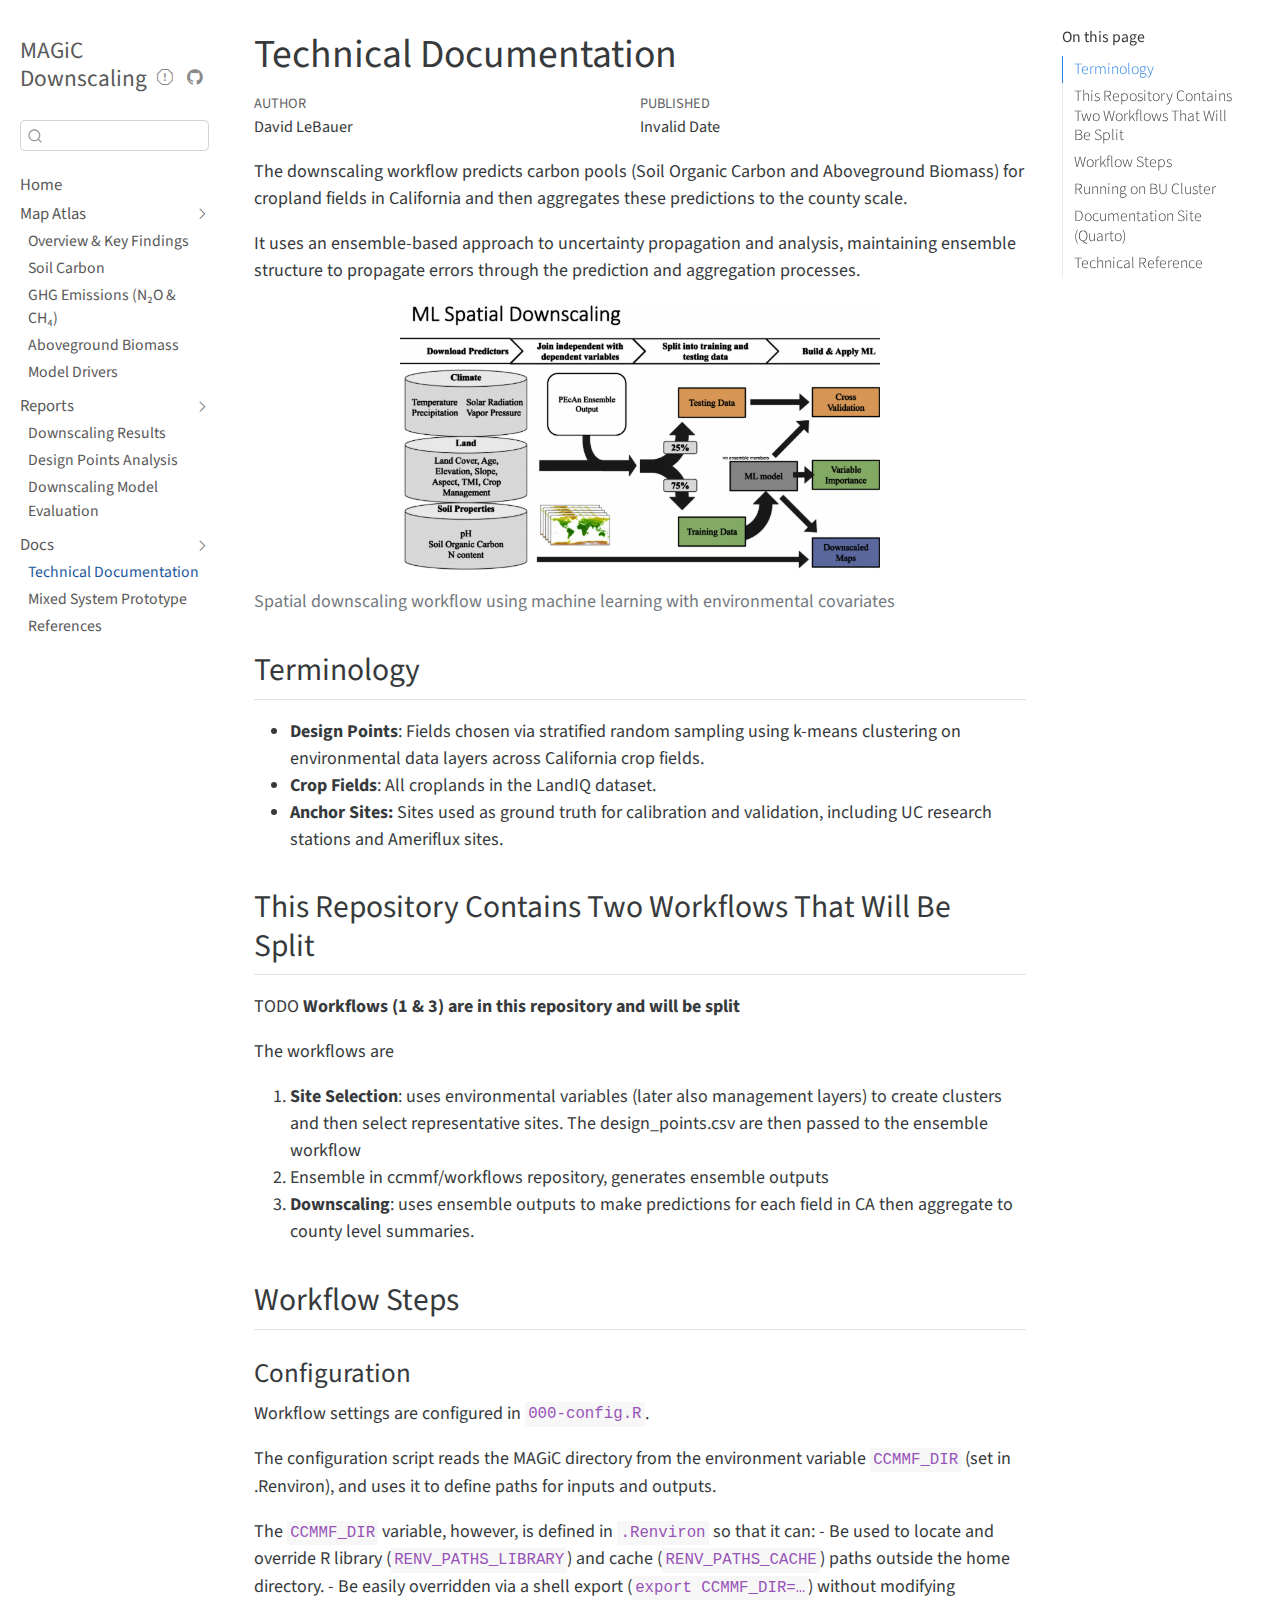
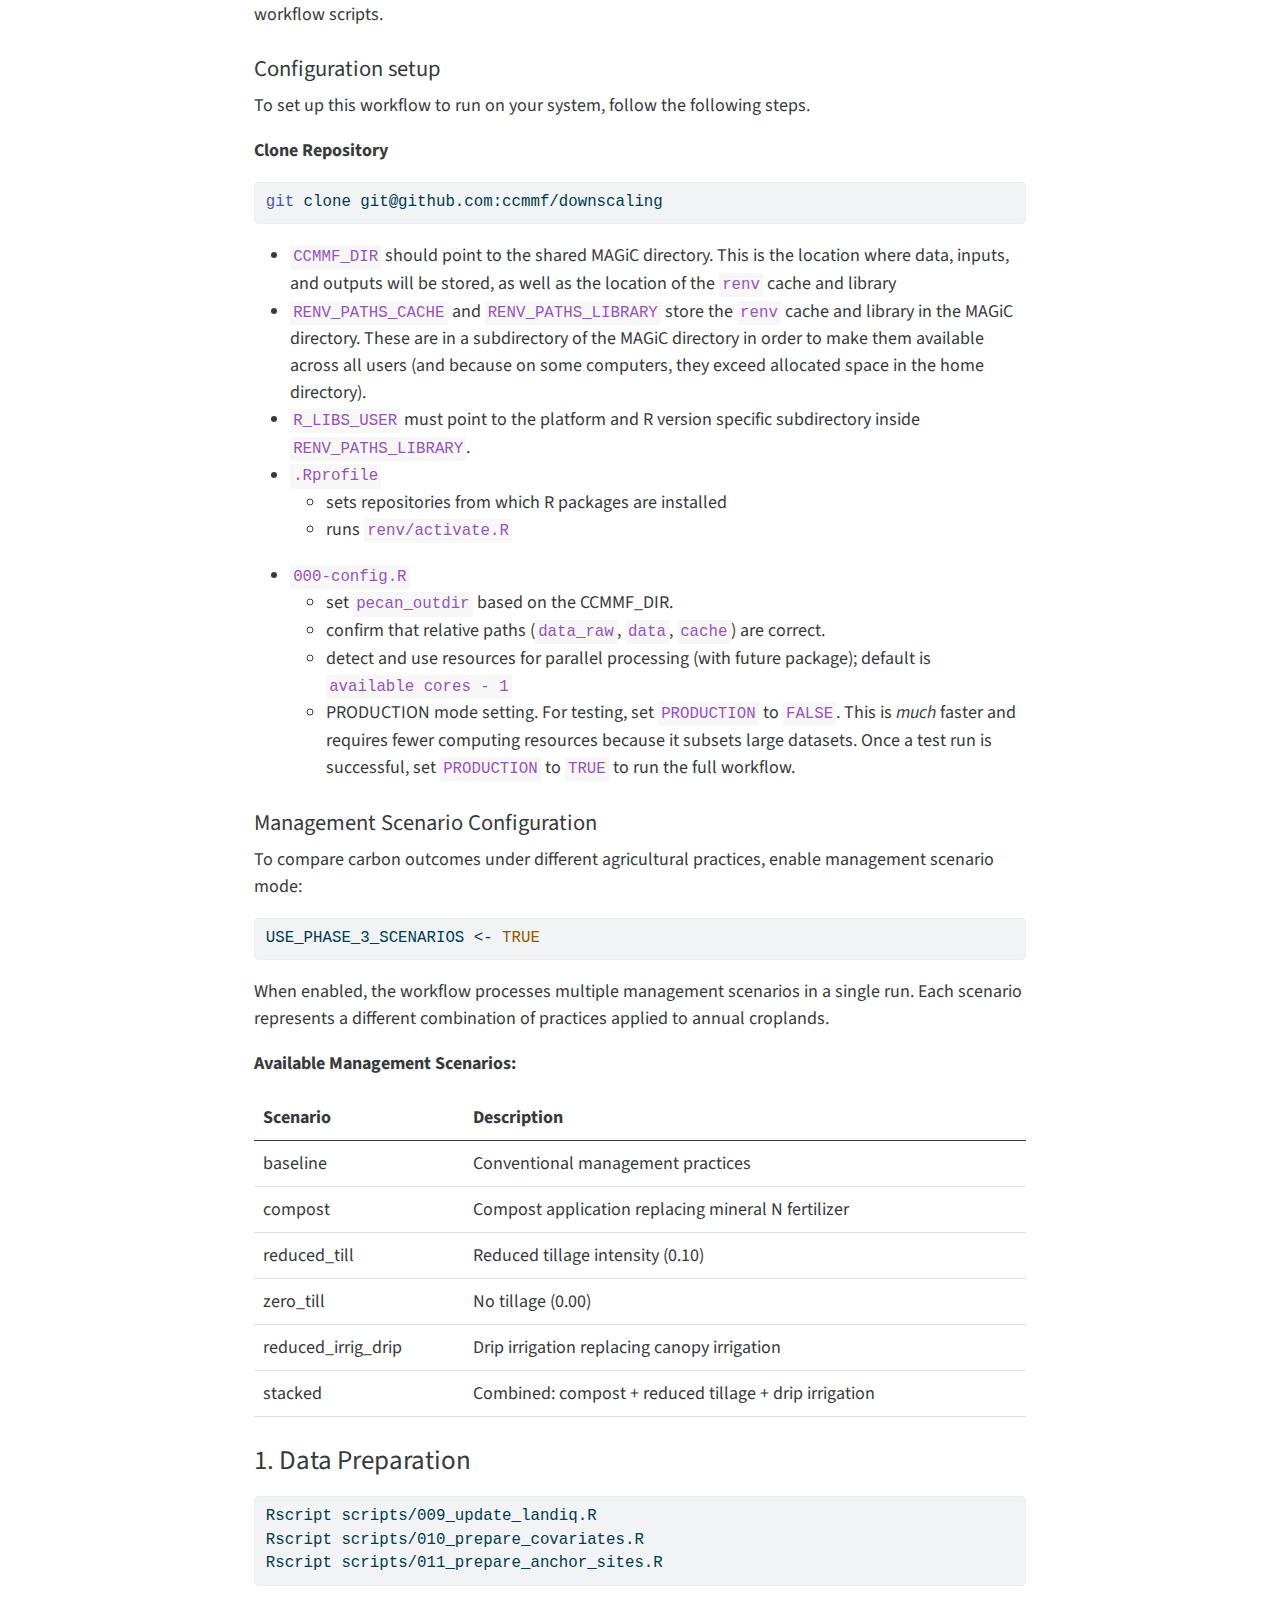
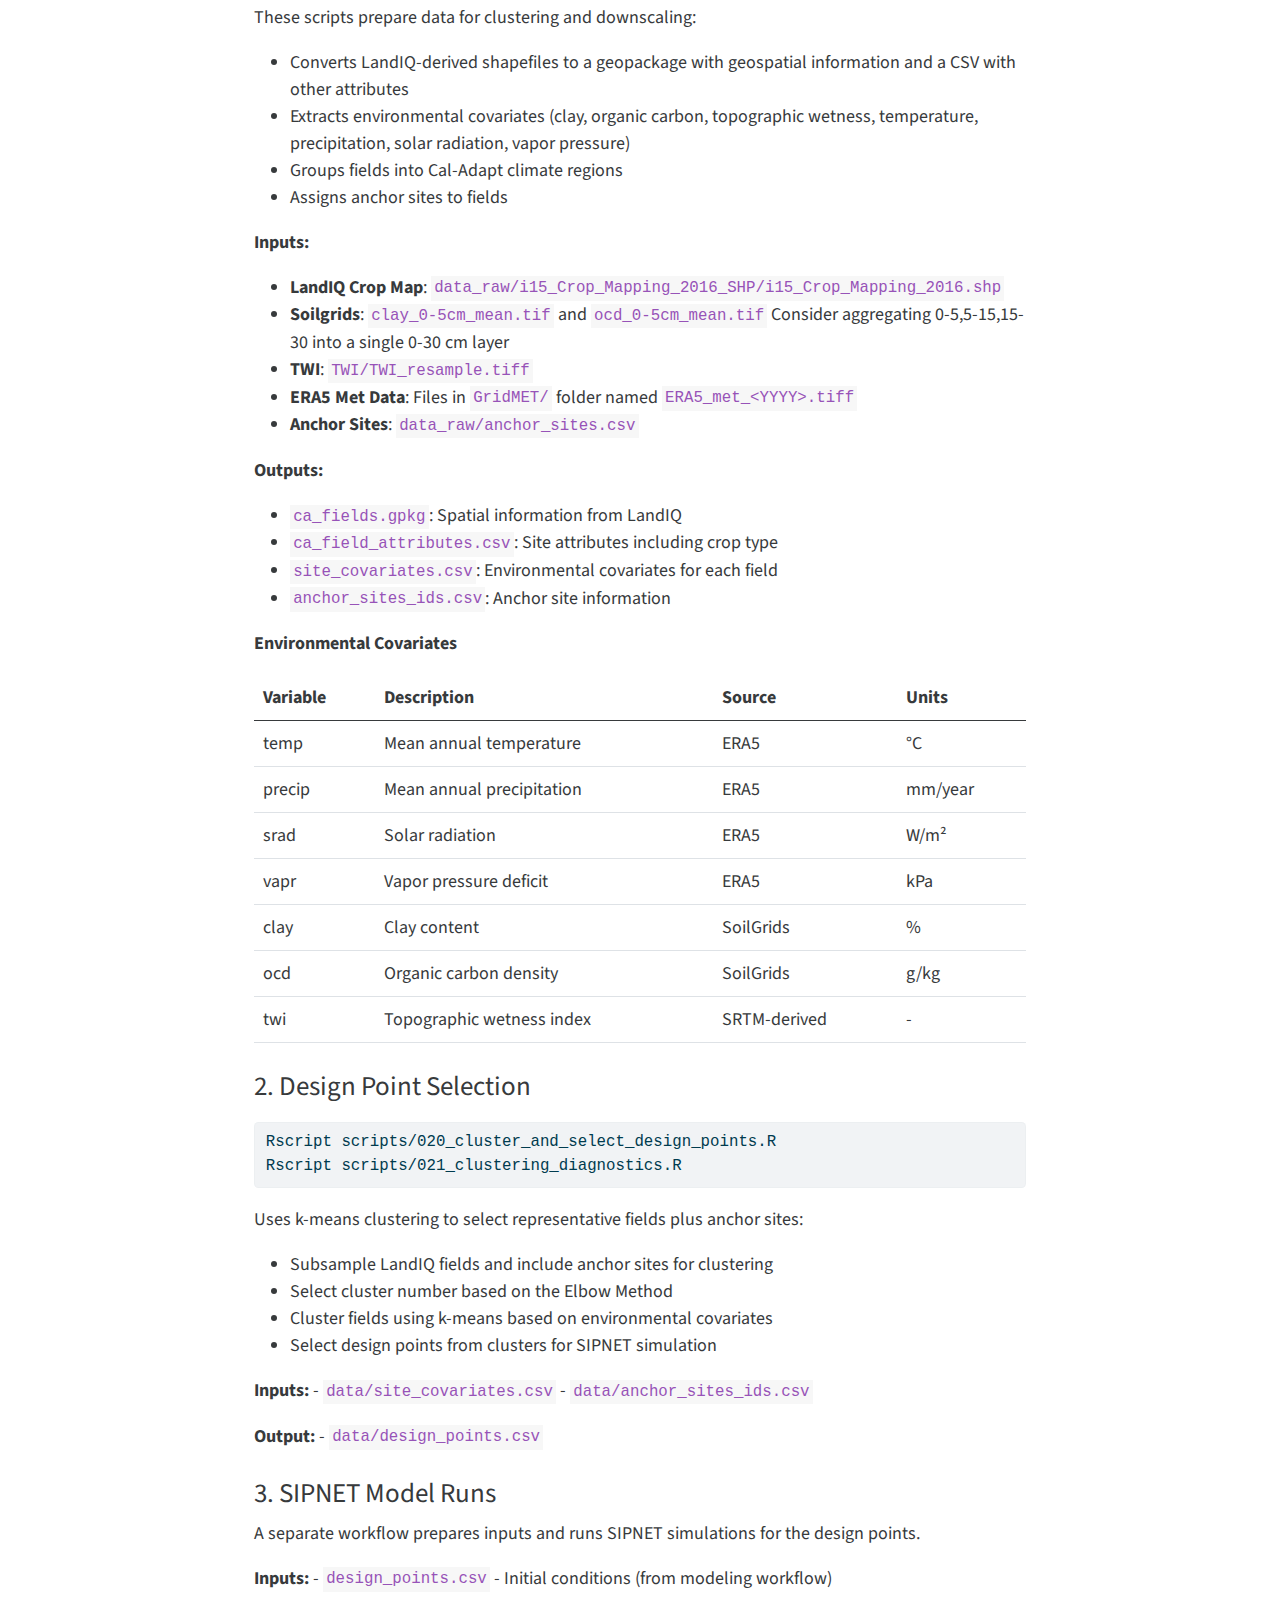
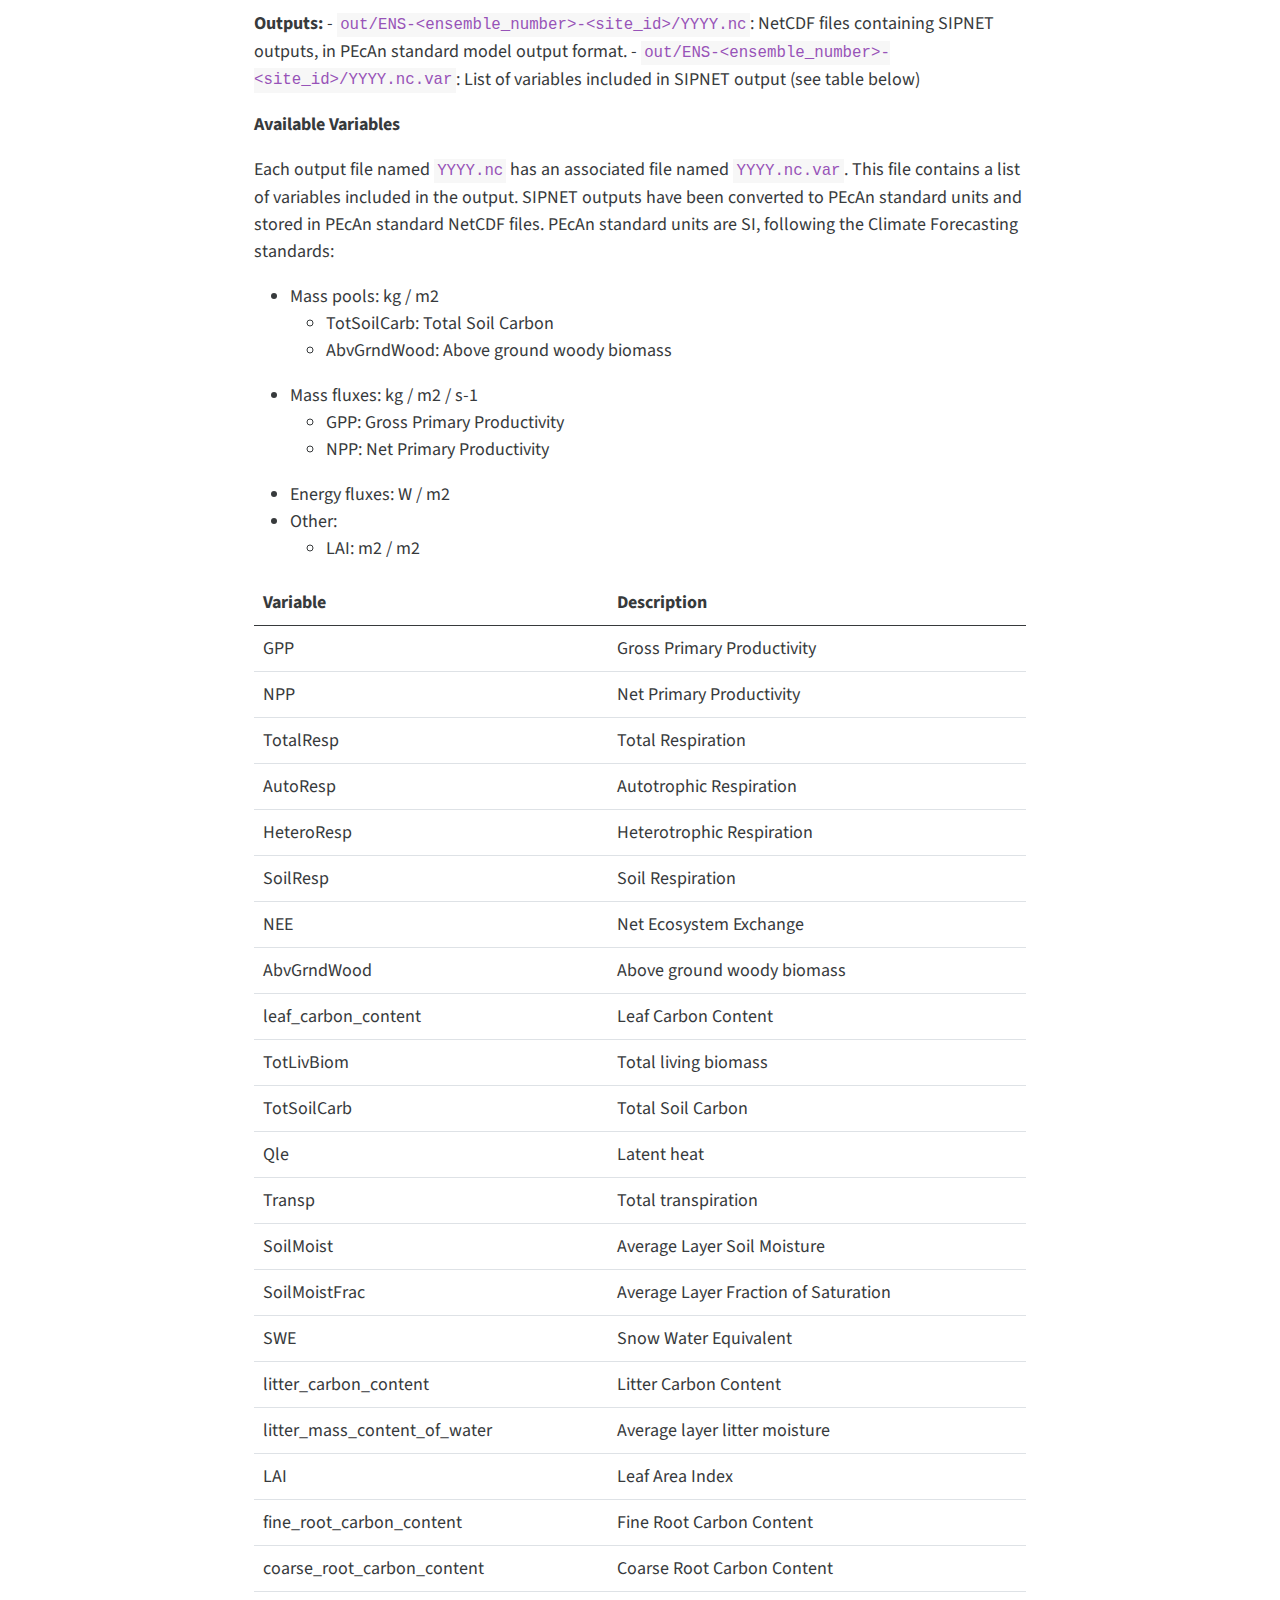
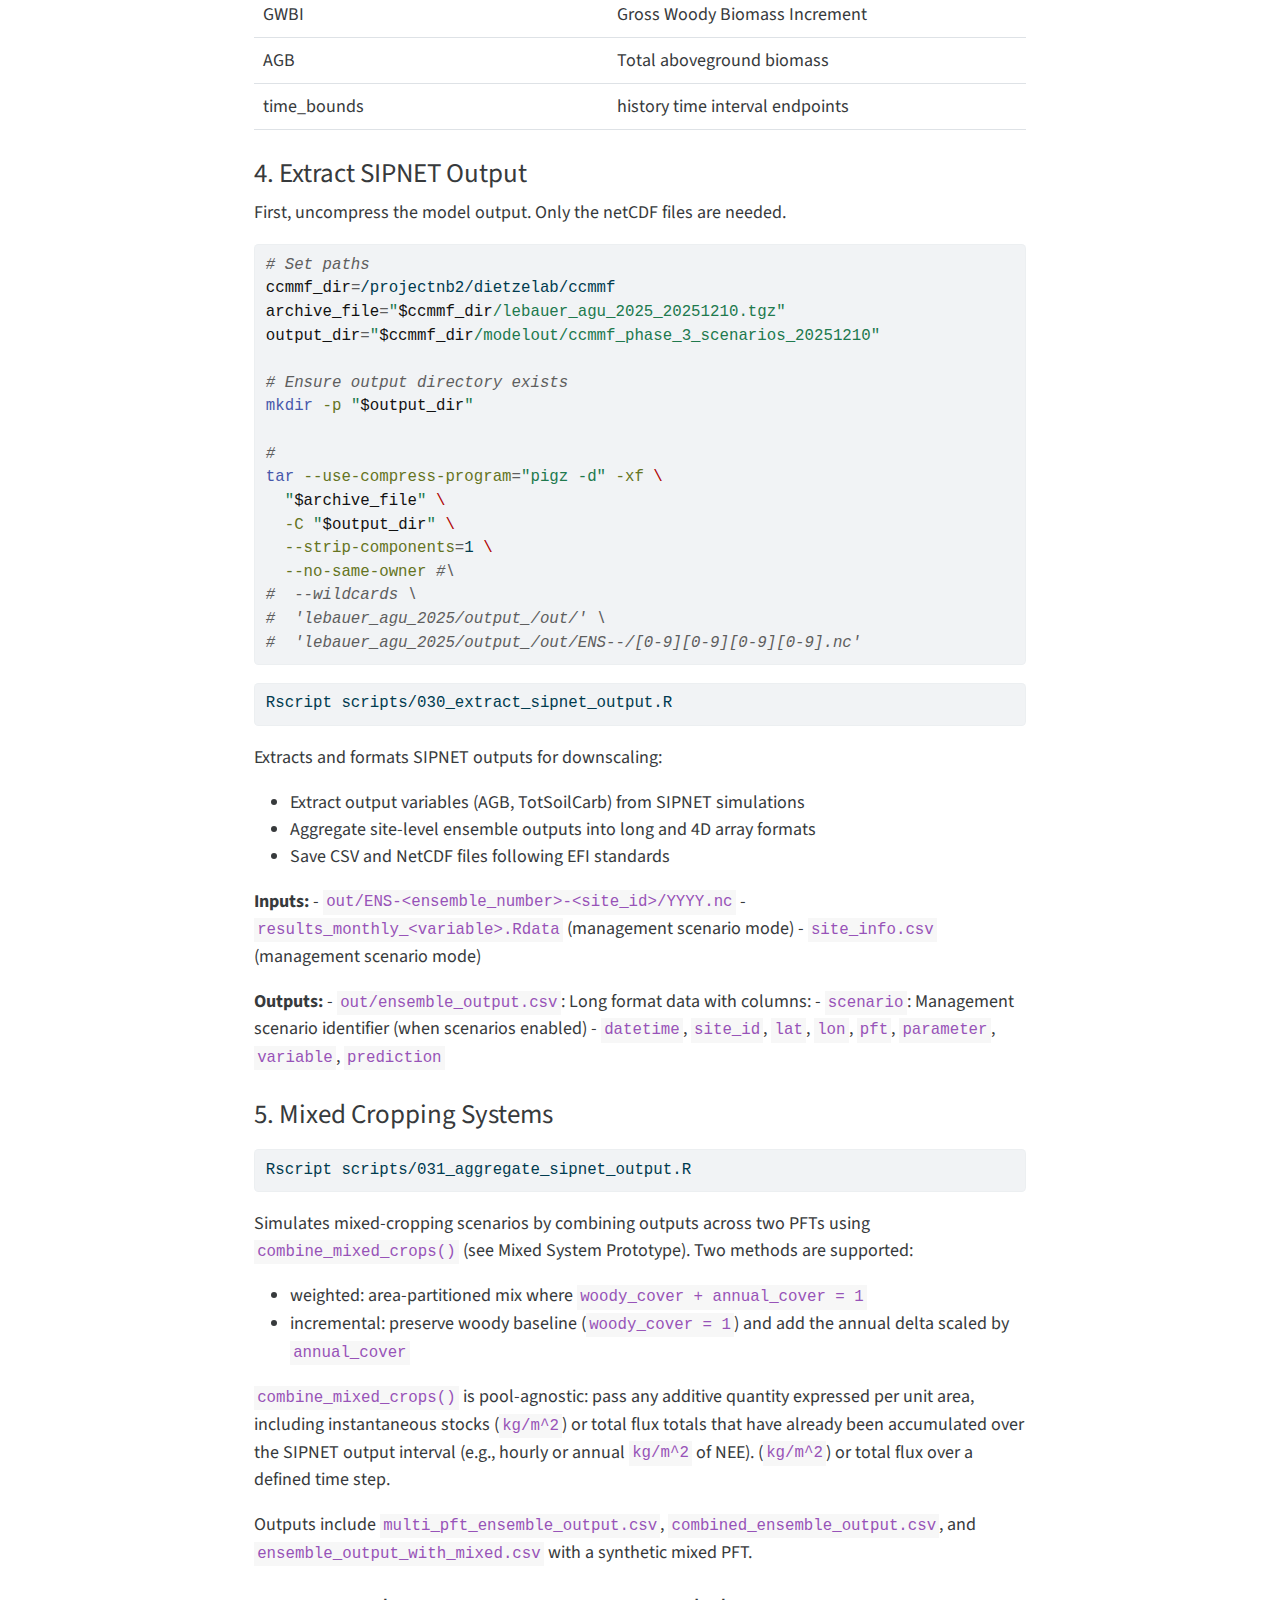
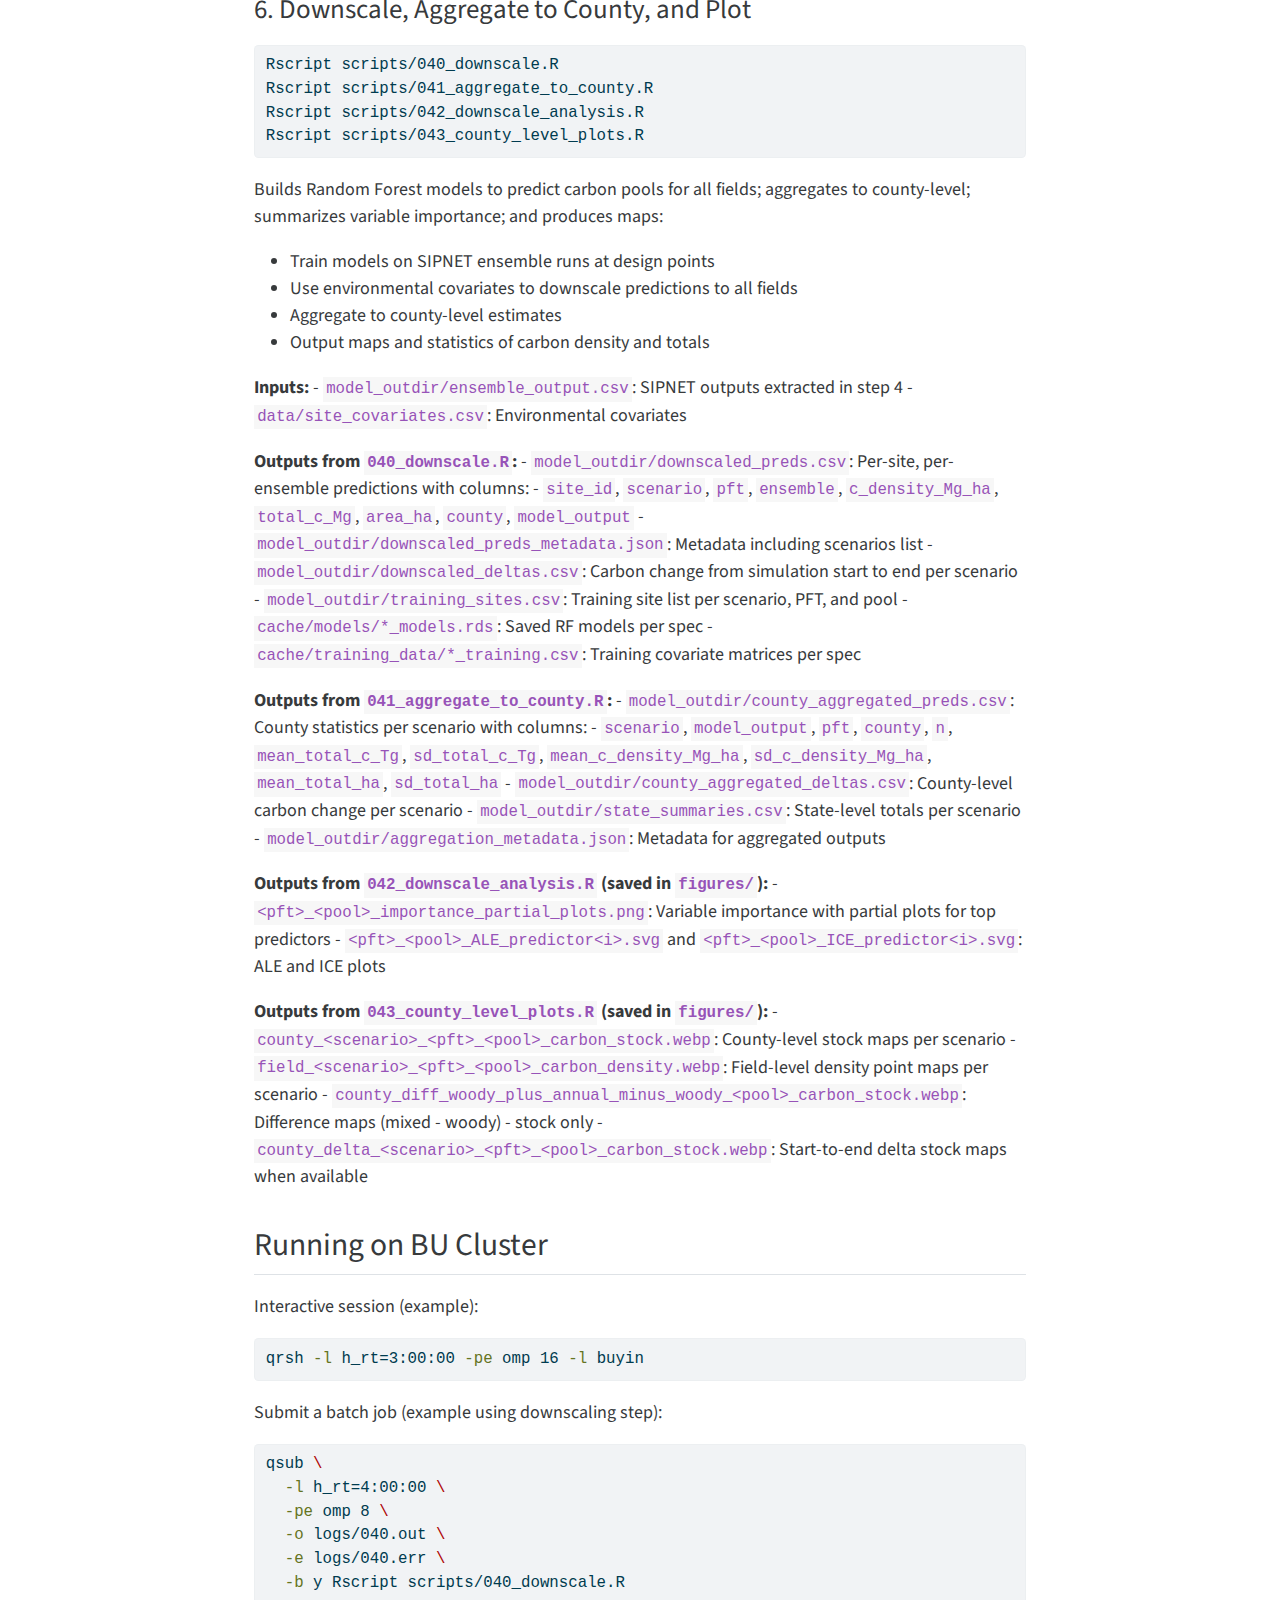
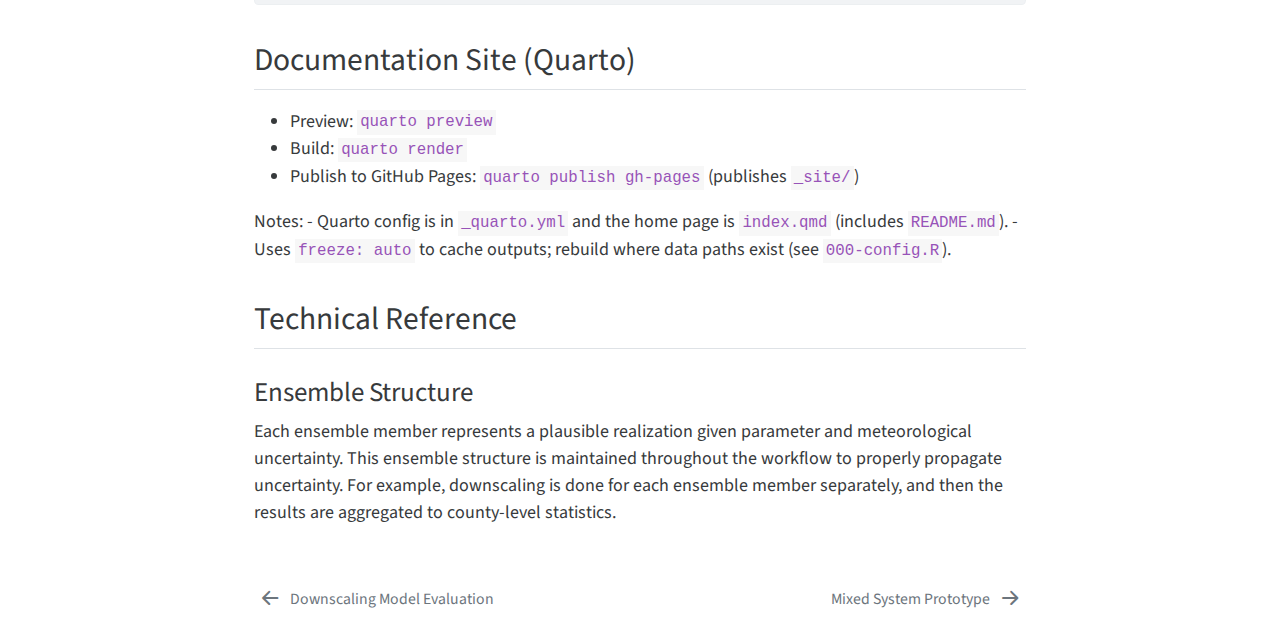
<file: docs/workflow_documentation.html>
<!DOCTYPE html>
<html xmlns="http://www.w3.org/1999/xhtml" lang="en" xml:lang="en"><head>

<meta charset="utf-8">
<meta name="generator" content="quarto-1.2.313">

<meta name="viewport" content="width=device-width, initial-scale=1.0, user-scalable=yes">

<meta name="author" content="David LeBauer">

<title>MAGiC Downscaling - Technical Documentation</title>
<style>
code{white-space: pre-wrap;}
span.smallcaps{font-variant: small-caps;}
div.columns{display: flex; gap: min(4vw, 1.5em);}
div.column{flex: auto; overflow-x: auto;}
div.hanging-indent{margin-left: 1.5em; text-indent: -1.5em;}
ul.task-list{list-style: none;}
ul.task-list li input[type="checkbox"] {
  width: 0.8em;
  margin: 0 0.8em 0.2em -1.6em;
  vertical-align: middle;
}
pre > code.sourceCode { white-space: pre; position: relative; }
pre > code.sourceCode > span { display: inline-block; line-height: 1.25; }
pre > code.sourceCode > span:empty { height: 1.2em; }
.sourceCode { overflow: visible; }
code.sourceCode > span { color: inherit; text-decoration: inherit; }
div.sourceCode { margin: 1em 0; }
pre.sourceCode { margin: 0; }
@media screen {
div.sourceCode { overflow: auto; }
}
@media print {
pre > code.sourceCode { white-space: pre-wrap; }
pre > code.sourceCode > span { text-indent: -5em; padding-left: 5em; }
}
pre.numberSource code
  { counter-reset: source-line 0; }
pre.numberSource code > span
  { position: relative; left: -4em; counter-increment: source-line; }
pre.numberSource code > span > a:first-child::before
  { content: counter(source-line);
    position: relative; left: -1em; text-align: right; vertical-align: baseline;
    border: none; display: inline-block;
    -webkit-touch-callout: none; -webkit-user-select: none;
    -khtml-user-select: none; -moz-user-select: none;
    -ms-user-select: none; user-select: none;
    padding: 0 4px; width: 4em;
    color: #aaaaaa;
  }
pre.numberSource { margin-left: 3em; border-left: 1px solid #aaaaaa;  padding-left: 4px; }
div.sourceCode
  {   }
@media screen {
pre > code.sourceCode > span > a:first-child::before { text-decoration: underline; }
}
code span.al { color: #ff0000; font-weight: bold; } /* Alert */
code span.an { color: #60a0b0; font-weight: bold; font-style: italic; } /* Annotation */
code span.at { color: #7d9029; } /* Attribute */
code span.bn { color: #40a070; } /* BaseN */
code span.bu { color: #008000; } /* BuiltIn */
code span.cf { color: #007020; font-weight: bold; } /* ControlFlow */
code span.ch { color: #4070a0; } /* Char */
code span.cn { color: #880000; } /* Constant */
code span.co { color: #60a0b0; font-style: italic; } /* Comment */
code span.cv { color: #60a0b0; font-weight: bold; font-style: italic; } /* CommentVar */
code span.do { color: #ba2121; font-style: italic; } /* Documentation */
code span.dt { color: #902000; } /* DataType */
code span.dv { color: #40a070; } /* DecVal */
code span.er { color: #ff0000; font-weight: bold; } /* Error */
code span.ex { } /* Extension */
code span.fl { color: #40a070; } /* Float */
code span.fu { color: #06287e; } /* Function */
code span.im { color: #008000; font-weight: bold; } /* Import */
code span.in { color: #60a0b0; font-weight: bold; font-style: italic; } /* Information */
code span.kw { color: #007020; font-weight: bold; } /* Keyword */
code span.op { color: #666666; } /* Operator */
code span.ot { color: #007020; } /* Other */
code span.pp { color: #bc7a00; } /* Preprocessor */
code span.sc { color: #4070a0; } /* SpecialChar */
code span.ss { color: #bb6688; } /* SpecialString */
code span.st { color: #4070a0; } /* String */
code span.va { color: #19177c; } /* Variable */
code span.vs { color: #4070a0; } /* VerbatimString */
code span.wa { color: #60a0b0; font-weight: bold; font-style: italic; } /* Warning */
</style>


<script src="../site_libs/quarto-nav/quarto-nav.js"></script>
<script src="../site_libs/quarto-nav/headroom.min.js"></script>
<script src="../site_libs/clipboard/clipboard.min.js"></script>
<script src="../site_libs/quarto-search/autocomplete.umd.js"></script>
<script src="../site_libs/quarto-search/fuse.min.js"></script>
<script src="../site_libs/quarto-search/quarto-search.js"></script>
<meta name="quarto:offset" content="../">
<link href="../docs/mixed_system_prototype.html" rel="next">
<link href="../reports/variable_importance.html" rel="prev">
<script src="../site_libs/quarto-html/quarto.js"></script>
<script src="../site_libs/quarto-html/popper.min.js"></script>
<script src="../site_libs/quarto-html/tippy.umd.min.js"></script>
<script src="../site_libs/quarto-html/anchor.min.js"></script>
<link href="../site_libs/quarto-html/tippy.css" rel="stylesheet">
<link href="../site_libs/quarto-html/quarto-syntax-highlighting.css" rel="stylesheet" id="quarto-text-highlighting-styles">
<script src="../site_libs/bootstrap/bootstrap.min.js"></script>
<link href="../site_libs/bootstrap/bootstrap-icons.css" rel="stylesheet">
<link href="../site_libs/bootstrap/bootstrap.min.css" rel="stylesheet" id="quarto-bootstrap" data-mode="light">
<script src="../site_libs/quarto-contrib/glightbox/glightbox.min.js"></script>
<link href="../site_libs/quarto-contrib/glightbox/glightbox.min.css" rel="stylesheet">
<link href="../site_libs/quarto-contrib/glightbox/lightbox.css" rel="stylesheet">
<script id="quarto-search-options" type="application/json">{
  "location": "sidebar",
  "copy-button": false,
  "collapse-after": 3,
  "panel-placement": "start",
  "type": "textbox",
  "limit": 20,
  "language": {
    "search-no-results-text": "No results",
    "search-matching-documents-text": "matching documents",
    "search-copy-link-title": "Copy link to search",
    "search-hide-matches-text": "Hide additional matches",
    "search-more-match-text": "more match in this document",
    "search-more-matches-text": "more matches in this document",
    "search-clear-button-title": "Clear",
    "search-detached-cancel-button-title": "Cancel",
    "search-submit-button-title": "Submit"
  }
}</script>


</head>

<body class="nav-sidebar docked">

<div id="quarto-search-results"></div>
  <header id="quarto-header" class="headroom fixed-top">
  <nav class="quarto-secondary-nav" data-bs-toggle="collapse" data-bs-target="#quarto-sidebar" aria-controls="quarto-sidebar" aria-expanded="false" aria-label="Toggle sidebar navigation" onclick="if (window.quartoToggleHeadroom) { window.quartoToggleHeadroom(); }">
    <div class="container-fluid d-flex justify-content-between">
      <h1 class="quarto-secondary-nav-title">Technical Documentation</h1>
      <button type="button" class="quarto-btn-toggle btn" aria-label="Show secondary navigation">
        <i class="bi bi-chevron-right"></i>
      </button>
    </div>
  </nav>
</header>
<!-- content -->
<div id="quarto-content" class="quarto-container page-columns page-rows-contents page-layout-article">
<!-- sidebar -->
  <nav id="quarto-sidebar" class="sidebar collapse sidebar-navigation docked overflow-auto">
    <div class="pt-lg-2 mt-2 text-left sidebar-header">
    <div class="sidebar-title mb-0 py-0">
      <a href="../">MAGiC Downscaling</a> 
        <div class="sidebar-tools-main">
    <a href="" title="Status: Draft" class="sidebar-tool px-1"><i class="bi bi-exclamation-octagon"></i></a>
    <a href="https://github.com/ccmmf/downscaling" title="" class="sidebar-tool px-1"><i class="bi bi-github"></i></a>
</div>
    </div>
      </div>
      <div class="mt-2 flex-shrink-0 align-items-center">
        <div class="sidebar-search">
        <div id="quarto-search" class="" title="Search"></div>
        </div>
      </div>
    <div class="sidebar-menu-container"> 
    <ul class="list-unstyled mt-1">
        <li class="sidebar-item">
  <div class="sidebar-item-container"> 
  <a href="../index.html" class="sidebar-item-text sidebar-link">Home</a>
  </div>
</li>
        <li class="sidebar-item sidebar-item-section">
      <div class="sidebar-item-container"> 
            <a class="sidebar-item-text sidebar-link text-start" data-bs-toggle="collapse" data-bs-target="#quarto-sidebar-section-1" aria-expanded="true">Map Atlas</a>
          <a class="sidebar-item-toggle text-start" data-bs-toggle="collapse" data-bs-target="#quarto-sidebar-section-1" aria-expanded="true">
            <i class="bi bi-chevron-right ms-2"></i>
          </a> 
      </div>
      <ul id="quarto-sidebar-section-1" class="collapse list-unstyled sidebar-section depth1 show">  
          <li class="sidebar-item">
  <div class="sidebar-item-container"> 
  <a href="../reports/atlas_overview.html" class="sidebar-item-text sidebar-link">Overview &amp; Key Findings</a>
  </div>
</li>
          <li class="sidebar-item">
  <div class="sidebar-item-container"> 
  <a href="../reports/atlas_soil_carbon.html" class="sidebar-item-text sidebar-link">Soil Carbon</a>
  </div>
</li>
          <li class="sidebar-item">
  <div class="sidebar-item-container"> 
  <a href="../reports/atlas_ghg_emissions.html" class="sidebar-item-text sidebar-link">GHG Emissions (N₂O &amp; CH₄)</a>
  </div>
</li>
          <li class="sidebar-item">
  <div class="sidebar-item-container"> 
  <a href="../reports/atlas_biomass.html" class="sidebar-item-text sidebar-link">Aboveground Biomass</a>
  </div>
</li>
          <li class="sidebar-item">
  <div class="sidebar-item-container"> 
  <a href="../reports/atlas_model_drivers.html" class="sidebar-item-text sidebar-link">Model Drivers</a>
  </div>
</li>
      </ul>
  </li>
        <li class="sidebar-item sidebar-item-section">
      <div class="sidebar-item-container"> 
            <a class="sidebar-item-text sidebar-link text-start" data-bs-toggle="collapse" data-bs-target="#quarto-sidebar-section-2" aria-expanded="true">Reports</a>
          <a class="sidebar-item-toggle text-start" data-bs-toggle="collapse" data-bs-target="#quarto-sidebar-section-2" aria-expanded="true">
            <i class="bi bi-chevron-right ms-2"></i>
          </a> 
      </div>
      <ul id="quarto-sidebar-section-2" class="collapse list-unstyled sidebar-section depth1 show">  
          <li class="sidebar-item">
  <div class="sidebar-item-container"> 
  <a href="../reports/downscaling_results.html" class="sidebar-item-text sidebar-link">Downscaling Results</a>
  </div>
</li>
          <li class="sidebar-item">
  <div class="sidebar-item-container"> 
  <a href="../reports/design_points_analysis.html" class="sidebar-item-text sidebar-link">Design Points Analysis</a>
  </div>
</li>
          <li class="sidebar-item">
  <div class="sidebar-item-container"> 
  <a href="../reports/variable_importance.html" class="sidebar-item-text sidebar-link">Downscaling Model Evaluation</a>
  </div>
</li>
      </ul>
  </li>
        <li class="sidebar-item sidebar-item-section">
      <div class="sidebar-item-container"> 
            <a class="sidebar-item-text sidebar-link text-start" data-bs-toggle="collapse" data-bs-target="#quarto-sidebar-section-3" aria-expanded="true">Docs</a>
          <a class="sidebar-item-toggle text-start" data-bs-toggle="collapse" data-bs-target="#quarto-sidebar-section-3" aria-expanded="true">
            <i class="bi bi-chevron-right ms-2"></i>
          </a> 
      </div>
      <ul id="quarto-sidebar-section-3" class="collapse list-unstyled sidebar-section depth1 show">  
          <li class="sidebar-item">
  <div class="sidebar-item-container"> 
  <a href="../docs/workflow_documentation.html" class="sidebar-item-text sidebar-link active">Technical Documentation</a>
  </div>
</li>
          <li class="sidebar-item">
  <div class="sidebar-item-container"> 
  <a href="../docs/mixed_system_prototype.html" class="sidebar-item-text sidebar-link">Mixed System Prototype</a>
  </div>
</li>
          <li class="sidebar-item">
  <div class="sidebar-item-container"> 
  <a href="../docs/references.html" class="sidebar-item-text sidebar-link">References</a>
  </div>
</li>
      </ul>
  </li>
    </ul>
    </div>
</nav>
<!-- margin-sidebar -->
    <div id="quarto-margin-sidebar" class="sidebar margin-sidebar">
        <nav id="TOC" role="doc-toc" class="toc-active">
    <h2 id="toc-title">On this page</h2>
   
  <ul>
  <li><a href="#terminology" id="toc-terminology" class="nav-link active" data-scroll-target="#terminology">Terminology</a></li>
  <li><a href="#this-repository-contains-two-workflows-that-will-be-split" id="toc-this-repository-contains-two-workflows-that-will-be-split" class="nav-link" data-scroll-target="#this-repository-contains-two-workflows-that-will-be-split">This Repository Contains Two Workflows That Will Be Split</a></li>
  <li><a href="#workflow-steps" id="toc-workflow-steps" class="nav-link" data-scroll-target="#workflow-steps">Workflow Steps</a>
  <ul class="collapse">
  <li><a href="#configuration" id="toc-configuration" class="nav-link" data-scroll-target="#configuration">Configuration</a></li>
  <li><a href="#data-preparation" id="toc-data-preparation" class="nav-link" data-scroll-target="#data-preparation">1. Data Preparation</a></li>
  <li><a href="#design-point-selection" id="toc-design-point-selection" class="nav-link" data-scroll-target="#design-point-selection">2. Design Point Selection</a></li>
  <li><a href="#sipnet-model-runs" id="toc-sipnet-model-runs" class="nav-link" data-scroll-target="#sipnet-model-runs">3. SIPNET Model Runs</a></li>
  <li><a href="#extract-sipnet-output" id="toc-extract-sipnet-output" class="nav-link" data-scroll-target="#extract-sipnet-output">4. Extract SIPNET Output</a></li>
  <li><a href="#mixed-cropping-systems" id="toc-mixed-cropping-systems" class="nav-link" data-scroll-target="#mixed-cropping-systems">5. Mixed Cropping Systems</a></li>
  <li><a href="#downscale-aggregate-to-county-and-plot" id="toc-downscale-aggregate-to-county-and-plot" class="nav-link" data-scroll-target="#downscale-aggregate-to-county-and-plot">6. Downscale, Aggregate to County, and Plot</a></li>
  </ul></li>
  <li><a href="#running-on-bu-cluster" id="toc-running-on-bu-cluster" class="nav-link" data-scroll-target="#running-on-bu-cluster">Running on BU Cluster</a></li>
  <li><a href="#documentation-site-quarto" id="toc-documentation-site-quarto" class="nav-link" data-scroll-target="#documentation-site-quarto">Documentation Site (Quarto)</a></li>
  <li><a href="#technical-reference" id="toc-technical-reference" class="nav-link" data-scroll-target="#technical-reference">Technical Reference</a>
  <ul class="collapse">
  <li><a href="#ensemble-structure" id="toc-ensemble-structure" class="nav-link" data-scroll-target="#ensemble-structure">Ensemble Structure</a></li>
  </ul></li>
  </ul>
</nav>
    </div>
<!-- main -->
<main class="content" id="quarto-document-content">

<header id="title-block-header" class="quarto-title-block default">
<div class="quarto-title">
<h1 class="title d-none d-lg-block">Technical Documentation</h1>
</div>



<div class="quarto-title-meta">

    <div>
    <div class="quarto-title-meta-heading">Author</div>
    <div class="quarto-title-meta-contents">
             <p>David LeBauer </p>
          </div>
  </div>
    
    <div>
    <div class="quarto-title-meta-heading">Published</div>
    <div class="quarto-title-meta-contents">
      <p class="date">Invalid Date</p>
    </div>
  </div>
  
    
  </div>
  

</header>

<p>The downscaling workflow predicts carbon pools (Soil Organic Carbon and Aboveground Biomass) for cropland fields in California and then aggregates these predictions to the county scale.</p>
<p>It uses an ensemble-based approach to uncertainty propagation and analysis, maintaining ensemble structure to propagate errors through the prediction and aggregation processes.</p>
<div class="quarto-figure quarto-figure-center">
<figure class="figure">
<p><a href="../figures/spatial_downscaling_workflow.webp" class="lightbox" title="Spatial downscaling workflow using machine learning with environmental covariates" data-gallery="quarto-lightbox-gallery-1"><img src="../figures/spatial_downscaling_workflow.webp" class="img-fluid figure-img" style="width:5in"></a></p>
<p></p><figcaption class="figure-caption">Spatial downscaling workflow using machine learning with environmental covariates</figcaption><p></p>
</figure>
</div>
<section id="terminology" class="level2">
<h2 class="anchored" data-anchor-id="terminology">Terminology</h2>
<ul>
<li><strong>Design Points</strong>: Fields chosen via stratified random sampling using k-means clustering on environmental data layers across California crop fields.</li>
<li><strong>Crop Fields</strong>: All croplands in the LandIQ dataset.</li>
<li><strong>Anchor Sites:</strong> Sites used as ground truth for calibration and validation, including UC research stations and Ameriflux sites.</li>
</ul>
</section>
<section id="this-repository-contains-two-workflows-that-will-be-split" class="level2">
<h2 class="anchored" data-anchor-id="this-repository-contains-two-workflows-that-will-be-split">This Repository Contains Two Workflows That Will Be Split</h2>
<p>TODO <strong>Workflows (1 &amp; 3) are in this repository and will be split</strong></p>
<p>The workflows are</p>
<ol type="1">
<li><strong>Site Selection</strong>: uses environmental variables (later also management layers) to create clusters and then select representative sites. The design_points.csv are then passed to the ensemble workflow<br>
</li>
<li>Ensemble in ccmmf/workflows repository, generates ensemble outputs</li>
<li><strong>Downscaling</strong>: uses ensemble outputs to make predictions for each field in CA then aggregate to county level summaries.</li>
</ol>
<!--
TODO: Add workflow diagram; should be generated by Targets 
-->
</section>
<section id="workflow-steps" class="level2">
<h2 class="anchored" data-anchor-id="workflow-steps">Workflow Steps</h2>
<section id="configuration" class="level3">
<h3 class="anchored" data-anchor-id="configuration">Configuration</h3>
<p>Workflow settings are configured in <code>000-config.R</code>.</p>
<p>The configuration script reads the MAGiC directory from the environment variable <code>CCMMF_DIR</code> (set in .Renviron), and uses it to define paths for inputs and outputs.</p>
<p>The <code>CCMMF_DIR</code> variable, however, is defined in <code>.Renviron</code> so that it can: - Be used to locate and override R library (<code>RENV_PATHS_LIBRARY</code>) and cache (<code>RENV_PATHS_CACHE</code>) paths outside the home directory. - Be easily overridden via a shell export (<code>export CCMMF_DIR=…</code>) without modifying workflow scripts.</p>
<section id="configuration-setup" class="level4">
<h4 class="anchored" data-anchor-id="configuration-setup">Configuration setup</h4>
<p>To set up this workflow to run on your system, follow the following steps.</p>
<p><strong>Clone Repository</strong></p>
<div class="sourceCode" id="cb1"><pre class="sourceCode sh code-with-copy"><code class="sourceCode bash"><span id="cb1-1"><a href="#cb1-1" aria-hidden="true" tabindex="-1"></a><span class="fu">git</span> clone git@github.com:ccmmf/downscaling</span></code><button title="Copy to Clipboard" class="code-copy-button"><i class="bi"></i></button></pre></div>
<ul>
<li><code>CCMMF_DIR</code> should point to the shared MAGiC directory. This is the location where data, inputs, and outputs will be stored, as well as the location of the <code>renv</code> cache and library</li>
<li><code>RENV_PATHS_CACHE</code> and <code>RENV_PATHS_LIBRARY</code> store the <code>renv</code> cache and library in the MAGiC directory. These are in a subdirectory of the MAGiC directory in order to make them available across all users (and because on some computers, they exceed allocated space in the home directory).</li>
<li><code>R_LIBS_USER</code> must point to the platform and R version specific subdirectory inside <code>RENV_PATHS_LIBRARY</code>.<br>
</li>
<li><code>.Rprofile</code>
<ul>
<li>sets repositories from which R packages are installed</li>
<li>runs <code>renv/activate.R</code></li>
</ul></li>
<li><code>000-config.R</code>
<ul>
<li>set <code>pecan_outdir</code> based on the CCMMF_DIR.</li>
<li>confirm that relative paths (<code>data_raw</code>, <code>data</code>, <code>cache</code>) are correct.</li>
<li>detect and use resources for parallel processing (with future package); default is <code>available cores - 1</code></li>
<li>PRODUCTION mode setting. For testing, set <code>PRODUCTION</code> to <code>FALSE</code>. This is <em>much</em> faster and requires fewer computing resources because it subsets large datasets. Once a test run is successful, set <code>PRODUCTION</code> to <code>TRUE</code> to run the full workflow.</li>
</ul></li>
</ul>
</section>
<section id="management-scenario-configuration" class="level4">
<h4 class="anchored" data-anchor-id="management-scenario-configuration">Management Scenario Configuration</h4>
<p>To compare carbon outcomes under different agricultural practices, enable management scenario mode:</p>
<div class="sourceCode" id="cb2"><pre class="sourceCode r code-with-copy"><code class="sourceCode r"><span id="cb2-1"><a href="#cb2-1" aria-hidden="true" tabindex="-1"></a>USE_PHASE_3_SCENARIOS <span class="ot">&lt;-</span> <span class="cn">TRUE</span></span></code><button title="Copy to Clipboard" class="code-copy-button"><i class="bi"></i></button></pre></div>
<p>When enabled, the workflow processes multiple management scenarios in a single run. Each scenario represents a different combination of practices applied to annual croplands.</p>
<p><strong>Available Management Scenarios:</strong></p>
<table class="table">
<thead>
<tr class="header">
<th>Scenario</th>
<th>Description</th>
</tr>
</thead>
<tbody>
<tr class="odd">
<td>baseline</td>
<td>Conventional management practices</td>
</tr>
<tr class="even">
<td>compost</td>
<td>Compost application replacing mineral N fertilizer</td>
</tr>
<tr class="odd">
<td>reduced_till</td>
<td>Reduced tillage intensity (0.10)</td>
</tr>
<tr class="even">
<td>zero_till</td>
<td>No tillage (0.00)</td>
</tr>
<tr class="odd">
<td>reduced_irrig_drip</td>
<td>Drip irrigation replacing canopy irrigation</td>
</tr>
<tr class="even">
<td>stacked</td>
<td>Combined: compost + reduced tillage + drip irrigation</td>
</tr>
</tbody>
</table>
</section>
</section>
<section id="data-preparation" class="level3">
<h3 class="anchored" data-anchor-id="data-preparation">1. Data Preparation</h3>
<div class="sourceCode" id="cb3"><pre class="sourceCode sh code-with-copy"><code class="sourceCode bash"><span id="cb3-1"><a href="#cb3-1" aria-hidden="true" tabindex="-1"></a><span class="ex">Rscript</span> scripts/009_update_landiq.R</span>
<span id="cb3-2"><a href="#cb3-2" aria-hidden="true" tabindex="-1"></a><span class="ex">Rscript</span> scripts/010_prepare_covariates.R</span>
<span id="cb3-3"><a href="#cb3-3" aria-hidden="true" tabindex="-1"></a><span class="ex">Rscript</span> scripts/011_prepare_anchor_sites.R</span></code><button title="Copy to Clipboard" class="code-copy-button"><i class="bi"></i></button></pre></div>
<p>These scripts prepare data for clustering and downscaling:</p>
<ul>
<li>Converts LandIQ-derived shapefiles to a geopackage with geospatial information and a CSV with other attributes</li>
<li>Extracts environmental covariates (clay, organic carbon, topographic wetness, temperature, precipitation, solar radiation, vapor pressure)</li>
<li>Groups fields into Cal-Adapt climate regions</li>
<li>Assigns anchor sites to fields</li>
</ul>
<p><strong>Inputs:</strong></p>
<ul>
<li><strong>LandIQ Crop Map</strong>: <code>data_raw/i15_Crop_Mapping_2016_SHP/i15_Crop_Mapping_2016.shp</code></li>
<li><strong>Soilgrids</strong>: <code>clay_0-5cm_mean.tif</code> and <code>ocd_0-5cm_mean.tif</code> Consider aggregating 0-5,5-15,15-30 into a single 0-30 cm layer</li>
<li><strong>TWI</strong>: <code>TWI/TWI_resample.tiff</code></li>
<li><strong>ERA5 Met Data</strong>: Files in <code>GridMET/</code> folder named <code>ERA5_met_&lt;YYYY&gt;.tiff</code></li>
<li><strong>Anchor Sites</strong>: <code>data_raw/anchor_sites.csv</code></li>
</ul>
<p><strong>Outputs:</strong></p>
<ul>
<li><code>ca_fields.gpkg</code>: Spatial information from LandIQ</li>
<li><code>ca_field_attributes.csv</code>: Site attributes including crop type</li>
<li><code>site_covariates.csv</code>: Environmental covariates for each field</li>
<li><code>anchor_sites_ids.csv</code>: Anchor site information</li>
</ul>
<p><strong>Environmental Covariates</strong></p>
<table class="table">
<thead>
<tr class="header">
<th>Variable</th>
<th>Description</th>
<th>Source</th>
<th>Units</th>
</tr>
</thead>
<tbody>
<tr class="odd">
<td>temp</td>
<td>Mean annual temperature</td>
<td>ERA5</td>
<td>°C</td>
</tr>
<tr class="even">
<td>precip</td>
<td>Mean annual precipitation</td>
<td>ERA5</td>
<td>mm/year</td>
</tr>
<tr class="odd">
<td>srad</td>
<td>Solar radiation</td>
<td>ERA5</td>
<td>W/m²</td>
</tr>
<tr class="even">
<td>vapr</td>
<td>Vapor pressure deficit</td>
<td>ERA5</td>
<td>kPa</td>
</tr>
<tr class="odd">
<td>clay</td>
<td>Clay content</td>
<td>SoilGrids</td>
<td>%</td>
</tr>
<tr class="even">
<td>ocd</td>
<td>Organic carbon density</td>
<td>SoilGrids</td>
<td>g/kg</td>
</tr>
<tr class="odd">
<td>twi</td>
<td>Topographic wetness index</td>
<td>SRTM-derived</td>
<td>-</td>
</tr>
</tbody>
</table>
</section>
<section id="design-point-selection" class="level3">
<h3 class="anchored" data-anchor-id="design-point-selection">2. Design Point Selection</h3>
<div class="sourceCode" id="cb4"><pre class="sourceCode sh code-with-copy"><code class="sourceCode bash"><span id="cb4-1"><a href="#cb4-1" aria-hidden="true" tabindex="-1"></a><span class="ex">Rscript</span> scripts/020_cluster_and_select_design_points.R</span>
<span id="cb4-2"><a href="#cb4-2" aria-hidden="true" tabindex="-1"></a><span class="ex">Rscript</span> scripts/021_clustering_diagnostics.R</span></code><button title="Copy to Clipboard" class="code-copy-button"><i class="bi"></i></button></pre></div>
<p>Uses k-means clustering to select representative fields plus anchor sites:</p>
<ul>
<li>Subsample LandIQ fields and include anchor sites for clustering</li>
<li>Select cluster number based on the Elbow Method</li>
<li>Cluster fields using k-means based on environmental covariates</li>
<li>Select design points from clusters for SIPNET simulation</li>
</ul>
<p><strong>Inputs:</strong> - <code>data/site_covariates.csv</code> - <code>data/anchor_sites_ids.csv</code></p>
<p><strong>Output:</strong> - <code>data/design_points.csv</code></p>
</section>
<section id="sipnet-model-runs" class="level3">
<h3 class="anchored" data-anchor-id="sipnet-model-runs">3. SIPNET Model Runs</h3>
<p>A separate workflow prepares inputs and runs SIPNET simulations for the design points.</p>
<p><strong>Inputs:</strong> - <code>design_points.csv</code> - Initial conditions (from modeling workflow)</p>
<p><strong>Outputs:</strong> - <code>out/ENS-&lt;ensemble_number&gt;-&lt;site_id&gt;/YYYY.nc</code>: NetCDF files containing SIPNET outputs, in PEcAn standard model output format. - <code>out/ENS-&lt;ensemble_number&gt;-&lt;site_id&gt;/YYYY.nc.var</code>: List of variables included in SIPNET output (see table below)</p>
<p><strong>Available Variables</strong></p>
<p>Each output file named <code>YYYY.nc</code> has an associated file named <code>YYYY.nc.var</code>. This file contains a list of variables included in the output. SIPNET outputs have been converted to PEcAn standard units and stored in PEcAn standard NetCDF files. PEcAn standard units are SI, following the Climate Forecasting standards:</p>
<ul>
<li>Mass pools: kg / m2
<ul>
<li>TotSoilCarb: Total Soil Carbon</li>
<li>AbvGrndWood: Above ground woody biomass</li>
</ul></li>
<li>Mass fluxes: kg / m2 / s-1
<ul>
<li>GPP: Gross Primary Productivity</li>
<li>NPP: Net Primary Productivity</li>
</ul></li>
<li>Energy fluxes: W / m2</li>
<li>Other:
<ul>
<li>LAI: m2 / m2</li>
</ul></li>
</ul>
<table class="table">
<thead>
<tr class="header">
<th>Variable</th>
<th>Description</th>
</tr>
</thead>
<tbody>
<tr class="odd">
<td>GPP</td>
<td>Gross Primary Productivity</td>
</tr>
<tr class="even">
<td>NPP</td>
<td>Net Primary Productivity</td>
</tr>
<tr class="odd">
<td>TotalResp</td>
<td>Total Respiration</td>
</tr>
<tr class="even">
<td>AutoResp</td>
<td>Autotrophic Respiration</td>
</tr>
<tr class="odd">
<td>HeteroResp</td>
<td>Heterotrophic Respiration</td>
</tr>
<tr class="even">
<td>SoilResp</td>
<td>Soil Respiration</td>
</tr>
<tr class="odd">
<td>NEE</td>
<td>Net Ecosystem Exchange</td>
</tr>
<tr class="even">
<td>AbvGrndWood</td>
<td>Above ground woody biomass</td>
</tr>
<tr class="odd">
<td>leaf_carbon_content</td>
<td>Leaf Carbon Content</td>
</tr>
<tr class="even">
<td>TotLivBiom</td>
<td>Total living biomass</td>
</tr>
<tr class="odd">
<td>TotSoilCarb</td>
<td>Total Soil Carbon</td>
</tr>
<tr class="even">
<td>Qle</td>
<td>Latent heat</td>
</tr>
<tr class="odd">
<td>Transp</td>
<td>Total transpiration</td>
</tr>
<tr class="even">
<td>SoilMoist</td>
<td>Average Layer Soil Moisture</td>
</tr>
<tr class="odd">
<td>SoilMoistFrac</td>
<td>Average Layer Fraction of Saturation</td>
</tr>
<tr class="even">
<td>SWE</td>
<td>Snow Water Equivalent</td>
</tr>
<tr class="odd">
<td>litter_carbon_content</td>
<td>Litter Carbon Content</td>
</tr>
<tr class="even">
<td>litter_mass_content_of_water</td>
<td>Average layer litter moisture</td>
</tr>
<tr class="odd">
<td>LAI</td>
<td>Leaf Area Index</td>
</tr>
<tr class="even">
<td>fine_root_carbon_content</td>
<td>Fine Root Carbon Content</td>
</tr>
<tr class="odd">
<td>coarse_root_carbon_content</td>
<td>Coarse Root Carbon Content</td>
</tr>
<tr class="even">
<td>GWBI</td>
<td>Gross Woody Biomass Increment</td>
</tr>
<tr class="odd">
<td>AGB</td>
<td>Total aboveground biomass</td>
</tr>
<tr class="even">
<td>time_bounds</td>
<td>history time interval endpoints</td>
</tr>
</tbody>
</table>
</section>
<section id="extract-sipnet-output" class="level3">
<h3 class="anchored" data-anchor-id="extract-sipnet-output">4. Extract SIPNET Output</h3>
<p>First, uncompress the model output. Only the netCDF files are needed.</p>
<div class="sourceCode" id="cb5"><pre class="sourceCode sh code-with-copy"><code class="sourceCode bash"><span id="cb5-1"><a href="#cb5-1" aria-hidden="true" tabindex="-1"></a><span class="co"># Set paths</span></span>
<span id="cb5-2"><a href="#cb5-2" aria-hidden="true" tabindex="-1"></a><span class="va">ccmmf_dir</span><span class="op">=</span>/projectnb2/dietzelab/ccmmf</span>
<span id="cb5-3"><a href="#cb5-3" aria-hidden="true" tabindex="-1"></a><span class="va">archive_file</span><span class="op">=</span><span class="st">"</span><span class="va">$ccmmf_dir</span><span class="st">/lebauer_agu_2025_20251210.tgz"</span></span>
<span id="cb5-4"><a href="#cb5-4" aria-hidden="true" tabindex="-1"></a><span class="va">output_dir</span><span class="op">=</span><span class="st">"</span><span class="va">$ccmmf_dir</span><span class="st">/modelout/ccmmf_phase_3_scenarios_20251210"</span></span>
<span id="cb5-5"><a href="#cb5-5" aria-hidden="true" tabindex="-1"></a></span>
<span id="cb5-6"><a href="#cb5-6" aria-hidden="true" tabindex="-1"></a><span class="co"># Ensure output directory exists</span></span>
<span id="cb5-7"><a href="#cb5-7" aria-hidden="true" tabindex="-1"></a><span class="fu">mkdir</span> <span class="at">-p</span> <span class="st">"</span><span class="va">$output_dir</span><span class="st">"</span></span>
<span id="cb5-8"><a href="#cb5-8" aria-hidden="true" tabindex="-1"></a></span>
<span id="cb5-9"><a href="#cb5-9" aria-hidden="true" tabindex="-1"></a><span class="co"># </span></span>
<span id="cb5-10"><a href="#cb5-10" aria-hidden="true" tabindex="-1"></a><span class="fu">tar</span> <span class="at">--use-compress-program</span><span class="op">=</span><span class="st">"pigz -d"</span> <span class="at">-xf</span> <span class="dt">\</span></span>
<span id="cb5-11"><a href="#cb5-11" aria-hidden="true" tabindex="-1"></a>  <span class="st">"</span><span class="va">$archive_file</span><span class="st">"</span> <span class="dt">\</span></span>
<span id="cb5-12"><a href="#cb5-12" aria-hidden="true" tabindex="-1"></a>  <span class="at">-C</span> <span class="st">"</span><span class="va">$output_dir</span><span class="st">"</span> <span class="dt">\</span></span>
<span id="cb5-13"><a href="#cb5-13" aria-hidden="true" tabindex="-1"></a>  <span class="at">--strip-components</span><span class="op">=</span>1 <span class="dt">\</span></span>
<span id="cb5-14"><a href="#cb5-14" aria-hidden="true" tabindex="-1"></a>  <span class="at">--no-same-owner</span> <span class="co">#\</span></span>
<span id="cb5-15"><a href="#cb5-15" aria-hidden="true" tabindex="-1"></a><span class="co">#  --wildcards \</span></span>
<span id="cb5-16"><a href="#cb5-16" aria-hidden="true" tabindex="-1"></a><span class="co">#  'lebauer_agu_2025/output_/out/' \</span></span>
<span id="cb5-17"><a href="#cb5-17" aria-hidden="true" tabindex="-1"></a><span class="co">#  'lebauer_agu_2025/output_/out/ENS--/[0-9][0-9][0-9][0-9].nc'</span></span></code><button title="Copy to Clipboard" class="code-copy-button"><i class="bi"></i></button></pre></div>
<div class="sourceCode" id="cb6"><pre class="sourceCode sh code-with-copy"><code class="sourceCode bash"><span id="cb6-1"><a href="#cb6-1" aria-hidden="true" tabindex="-1"></a><span class="ex">Rscript</span> scripts/030_extract_sipnet_output.R</span></code><button title="Copy to Clipboard" class="code-copy-button"><i class="bi"></i></button></pre></div>
<p>Extracts and formats SIPNET outputs for downscaling:</p>
<ul>
<li>Extract output variables (AGB, TotSoilCarb) from SIPNET simulations</li>
<li>Aggregate site-level ensemble outputs into long and 4D array formats</li>
<li>Save CSV and NetCDF files following EFI standards</li>
</ul>
<p><strong>Inputs:</strong> - <code>out/ENS-&lt;ensemble_number&gt;-&lt;site_id&gt;/YYYY.nc</code> - <code>results_monthly_&lt;variable&gt;.Rdata</code> (management scenario mode) - <code>site_info.csv</code> (management scenario mode)</p>
<p><strong>Outputs:</strong> - <code>out/ensemble_output.csv</code>: Long format data with columns: - <code>scenario</code>: Management scenario identifier (when scenarios enabled) - <code>datetime</code>, <code>site_id</code>, <code>lat</code>, <code>lon</code>, <code>pft</code>, <code>parameter</code>, <code>variable</code>, <code>prediction</code></p>
</section>
<section id="mixed-cropping-systems" class="level3">
<h3 class="anchored" data-anchor-id="mixed-cropping-systems">5. Mixed Cropping Systems</h3>
<div class="sourceCode" id="cb7"><pre class="sourceCode sh code-with-copy"><code class="sourceCode bash"><span id="cb7-1"><a href="#cb7-1" aria-hidden="true" tabindex="-1"></a><span class="ex">Rscript</span> scripts/031_aggregate_sipnet_output.R</span></code><button title="Copy to Clipboard" class="code-copy-button"><i class="bi"></i></button></pre></div>
<p>Simulates mixed-cropping scenarios by combining outputs across two PFTs using <code>combine_mixed_crops()</code> (see Mixed System Prototype). Two methods are supported:</p>
<ul>
<li>weighted: area-partitioned mix where <code>woody_cover + annual_cover = 1</code></li>
<li>incremental: preserve woody baseline (<code>woody_cover = 1</code>) and add the annual delta scaled by <code>annual_cover</code></li>
</ul>
<p><code>combine_mixed_crops()</code> is pool-agnostic: pass any additive quantity expressed per unit area, including instantaneous stocks (<code>kg/m^2</code>) or total flux totals that have already been accumulated over the SIPNET output interval (e.g., hourly or annual <code>kg/m^2</code> of NEE). (<code>kg/m^2</code>) or total flux over a defined time step.</p>
<p>Outputs include <code>multi_pft_ensemble_output.csv</code>, <code>combined_ensemble_output.csv</code>, and <code>ensemble_output_with_mixed.csv</code> with a synthetic mixed PFT.</p>
</section>
<section id="downscale-aggregate-to-county-and-plot" class="level3">
<h3 class="anchored" data-anchor-id="downscale-aggregate-to-county-and-plot">6. Downscale, Aggregate to County, and Plot</h3>
<div class="sourceCode" id="cb8"><pre class="sourceCode sh code-with-copy"><code class="sourceCode bash"><span id="cb8-1"><a href="#cb8-1" aria-hidden="true" tabindex="-1"></a><span class="ex">Rscript</span> scripts/040_downscale.R</span>
<span id="cb8-2"><a href="#cb8-2" aria-hidden="true" tabindex="-1"></a><span class="ex">Rscript</span> scripts/041_aggregate_to_county.R</span>
<span id="cb8-3"><a href="#cb8-3" aria-hidden="true" tabindex="-1"></a><span class="ex">Rscript</span> scripts/042_downscale_analysis.R</span>
<span id="cb8-4"><a href="#cb8-4" aria-hidden="true" tabindex="-1"></a><span class="ex">Rscript</span> scripts/043_county_level_plots.R</span></code><button title="Copy to Clipboard" class="code-copy-button"><i class="bi"></i></button></pre></div>
<p>Builds Random Forest models to predict carbon pools for all fields; aggregates to county-level; summarizes variable importance; and produces maps:</p>
<ul>
<li>Train models on SIPNET ensemble runs at design points</li>
<li>Use environmental covariates to downscale predictions to all fields</li>
<li>Aggregate to county-level estimates</li>
<li>Output maps and statistics of carbon density and totals</li>
</ul>
<p><strong>Inputs:</strong> - <code>model_outdir/ensemble_output.csv</code>: SIPNET outputs extracted in step 4 - <code>data/site_covariates.csv</code>: Environmental covariates</p>
<p><strong>Outputs from <code>040_downscale.R</code>:</strong> - <code>model_outdir/downscaled_preds.csv</code>: Per-site, per-ensemble predictions with columns: - <code>site_id</code>, <code>scenario</code>, <code>pft</code>, <code>ensemble</code>, <code>c_density_Mg_ha</code>, <code>total_c_Mg</code>, <code>area_ha</code>, <code>county</code>, <code>model_output</code> - <code>model_outdir/downscaled_preds_metadata.json</code>: Metadata including scenarios list - <code>model_outdir/downscaled_deltas.csv</code>: Carbon change from simulation start to end per scenario - <code>model_outdir/training_sites.csv</code>: Training site list per scenario, PFT, and pool - <code>cache/models/*_models.rds</code>: Saved RF models per spec - <code>cache/training_data/*_training.csv</code>: Training covariate matrices per spec</p>
<p><strong>Outputs from <code>041_aggregate_to_county.R</code>:</strong> - <code>model_outdir/county_aggregated_preds.csv</code>: County statistics per scenario with columns: - <code>scenario</code>, <code>model_output</code>, <code>pft</code>, <code>county</code>, <code>n</code>, <code>mean_total_c_Tg</code>, <code>sd_total_c_Tg</code>, <code>mean_c_density_Mg_ha</code>, <code>sd_c_density_Mg_ha</code>, <code>mean_total_ha</code>, <code>sd_total_ha</code> - <code>model_outdir/county_aggregated_deltas.csv</code>: County-level carbon change per scenario - <code>model_outdir/state_summaries.csv</code>: State-level totals per scenario - <code>model_outdir/aggregation_metadata.json</code>: Metadata for aggregated outputs</p>
<p><strong>Outputs from <code>042_downscale_analysis.R</code> (saved in <code>figures/</code>):</strong> - <code>&lt;pft&gt;_&lt;pool&gt;_importance_partial_plots.png</code>: Variable importance with partial plots for top predictors - <code>&lt;pft&gt;_&lt;pool&gt;_ALE_predictor&lt;i&gt;.svg</code> and <code>&lt;pft&gt;_&lt;pool&gt;_ICE_predictor&lt;i&gt;.svg</code>: ALE and ICE plots</p>
<p><strong>Outputs from <code>043_county_level_plots.R</code> (saved in <code>figures/</code>):</strong> - <code>county_&lt;scenario&gt;_&lt;pft&gt;_&lt;pool&gt;_carbon_stock.webp</code>: County-level stock maps per scenario - <code>field_&lt;scenario&gt;_&lt;pft&gt;_&lt;pool&gt;_carbon_density.webp</code>: Field-level density point maps per scenario - <code>county_diff_woody_plus_annual_minus_woody_&lt;pool&gt;_carbon_stock.webp</code>: Difference maps (mixed - woody) - stock only - <code>county_delta_&lt;scenario&gt;_&lt;pft&gt;_&lt;pool&gt;_carbon_stock.webp</code>: Start-to-end delta stock maps when available</p>
</section>
</section>
<section id="running-on-bu-cluster" class="level2">
<h2 class="anchored" data-anchor-id="running-on-bu-cluster">Running on BU Cluster</h2>
<p>Interactive session (example):</p>
<div class="sourceCode" id="cb9"><pre class="sourceCode sh code-with-copy"><code class="sourceCode bash"><span id="cb9-1"><a href="#cb9-1" aria-hidden="true" tabindex="-1"></a><span class="ex">qrsh</span> <span class="at">-l</span> h_rt=3:00:00 <span class="at">-pe</span> omp 16 <span class="at">-l</span> buyin</span></code><button title="Copy to Clipboard" class="code-copy-button"><i class="bi"></i></button></pre></div>
<p>Submit a batch job (example using downscaling step):</p>
<div class="sourceCode" id="cb10"><pre class="sourceCode sh code-with-copy"><code class="sourceCode bash"><span id="cb10-1"><a href="#cb10-1" aria-hidden="true" tabindex="-1"></a><span class="ex">qsub</span> <span class="dt">\</span></span>
<span id="cb10-2"><a href="#cb10-2" aria-hidden="true" tabindex="-1"></a>  <span class="at">-l</span> h_rt=4:00:00 <span class="dt">\</span></span>
<span id="cb10-3"><a href="#cb10-3" aria-hidden="true" tabindex="-1"></a>  <span class="at">-pe</span> omp 8 <span class="dt">\</span></span>
<span id="cb10-4"><a href="#cb10-4" aria-hidden="true" tabindex="-1"></a>  <span class="at">-o</span> logs/040.out <span class="dt">\</span></span>
<span id="cb10-5"><a href="#cb10-5" aria-hidden="true" tabindex="-1"></a>  <span class="at">-e</span> logs/040.err <span class="dt">\</span></span>
<span id="cb10-6"><a href="#cb10-6" aria-hidden="true" tabindex="-1"></a>  <span class="at">-b</span> y Rscript scripts/040_downscale.R</span></code><button title="Copy to Clipboard" class="code-copy-button"><i class="bi"></i></button></pre></div>
</section>
<section id="documentation-site-quarto" class="level2">
<h2 class="anchored" data-anchor-id="documentation-site-quarto">Documentation Site (Quarto)</h2>
<ul>
<li>Preview: <code>quarto preview</code></li>
<li>Build: <code>quarto render</code></li>
<li>Publish to GitHub Pages: <code>quarto publish gh-pages</code> (publishes <code>_site/</code>)</li>
</ul>
<p>Notes: - Quarto config is in <code>_quarto.yml</code> and the home page is <code>index.qmd</code> (includes <code>README.md</code>). - Uses <code>freeze: auto</code> to cache outputs; rebuild where data paths exist (see <code>000-config.R</code>).</p>
</section>
<section id="technical-reference" class="level2">
<h2 class="anchored" data-anchor-id="technical-reference">Technical Reference</h2>
<section id="ensemble-structure" class="level3">
<h3 class="anchored" data-anchor-id="ensemble-structure">Ensemble Structure</h3>
<p>Each ensemble member represents a plausible realization given parameter and meteorological uncertainty. This ensemble structure is maintained throughout the workflow to properly propagate uncertainty. For example, downscaling is done for each ensemble member separately, and then the results are aggregated to county-level statistics.</p>


</section>
</section>

</main> <!-- /main -->
<script id="quarto-html-after-body" type="application/javascript">
window.document.addEventListener("DOMContentLoaded", function (event) {
  const toggleBodyColorMode = (bsSheetEl) => {
    const mode = bsSheetEl.getAttribute("data-mode");
    const bodyEl = window.document.querySelector("body");
    if (mode === "dark") {
      bodyEl.classList.add("quarto-dark");
      bodyEl.classList.remove("quarto-light");
    } else {
      bodyEl.classList.add("quarto-light");
      bodyEl.classList.remove("quarto-dark");
    }
  }
  const toggleBodyColorPrimary = () => {
    const bsSheetEl = window.document.querySelector("link#quarto-bootstrap");
    if (bsSheetEl) {
      toggleBodyColorMode(bsSheetEl);
    }
  }
  toggleBodyColorPrimary();  
  const icon = "";
  const anchorJS = new window.AnchorJS();
  anchorJS.options = {
    placement: 'right',
    icon: icon
  };
  anchorJS.add('.anchored');
  const clipboard = new window.ClipboardJS('.code-copy-button', {
    target: function(trigger) {
      return trigger.previousElementSibling;
    }
  });
  clipboard.on('success', function(e) {
    // button target
    const button = e.trigger;
    // don't keep focus
    button.blur();
    // flash "checked"
    button.classList.add('code-copy-button-checked');
    var currentTitle = button.getAttribute("title");
    button.setAttribute("title", "Copied!");
    let tooltip;
    if (window.bootstrap) {
      button.setAttribute("data-bs-toggle", "tooltip");
      button.setAttribute("data-bs-placement", "left");
      button.setAttribute("data-bs-title", "Copied!");
      tooltip = new bootstrap.Tooltip(button, 
        { trigger: "manual", 
          customClass: "code-copy-button-tooltip",
          offset: [0, -8]});
      tooltip.show();    
    }
    setTimeout(function() {
      if (tooltip) {
        tooltip.hide();
        button.removeAttribute("data-bs-title");
        button.removeAttribute("data-bs-toggle");
        button.removeAttribute("data-bs-placement");
      }
      button.setAttribute("title", currentTitle);
      button.classList.remove('code-copy-button-checked');
    }, 1000);
    // clear code selection
    e.clearSelection();
  });
  function tippyHover(el, contentFn) {
    const config = {
      allowHTML: true,
      content: contentFn,
      maxWidth: 500,
      delay: 100,
      arrow: false,
      appendTo: function(el) {
          return el.parentElement;
      },
      interactive: true,
      interactiveBorder: 10,
      theme: 'quarto',
      placement: 'bottom-start'
    };
    window.tippy(el, config); 
  }
  const noterefs = window.document.querySelectorAll('a[role="doc-noteref"]');
  for (var i=0; i<noterefs.length; i++) {
    const ref = noterefs[i];
    tippyHover(ref, function() {
      // use id or data attribute instead here
      let href = ref.getAttribute('data-footnote-href') || ref.getAttribute('href');
      try { href = new URL(href).hash; } catch {}
      const id = href.replace(/^#\/?/, "");
      const note = window.document.getElementById(id);
      return note.innerHTML;
    });
  }
  const findCites = (el) => {
    const parentEl = el.parentElement;
    if (parentEl) {
      const cites = parentEl.dataset.cites;
      if (cites) {
        return {
          el,
          cites: cites.split(' ')
        };
      } else {
        return findCites(el.parentElement)
      }
    } else {
      return undefined;
    }
  };
  var bibliorefs = window.document.querySelectorAll('a[role="doc-biblioref"]');
  for (var i=0; i<bibliorefs.length; i++) {
    const ref = bibliorefs[i];
    const citeInfo = findCites(ref);
    if (citeInfo) {
      tippyHover(citeInfo.el, function() {
        var popup = window.document.createElement('div');
        citeInfo.cites.forEach(function(cite) {
          var citeDiv = window.document.createElement('div');
          citeDiv.classList.add('hanging-indent');
          citeDiv.classList.add('csl-entry');
          var biblioDiv = window.document.getElementById('ref-' + cite);
          if (biblioDiv) {
            citeDiv.innerHTML = biblioDiv.innerHTML;
          }
          popup.appendChild(citeDiv);
        });
        return popup.innerHTML;
      });
    }
  }
});
</script>
<nav class="page-navigation">
  <div class="nav-page nav-page-previous">
      <a href="../reports/variable_importance.html" class="pagination-link">
        <i class="bi bi-arrow-left-short"></i> <span class="nav-page-text">Downscaling Model Evaluation</span>
      </a>          
  </div>
  <div class="nav-page nav-page-next">
      <a href="../docs/mixed_system_prototype.html" class="pagination-link">
        <span class="nav-page-text">Mixed System Prototype</span> <i class="bi bi-arrow-right-short"></i>
      </a>
  </div>
</nav>
</div> <!-- /content -->
<script>var lightboxQuarto = GLightbox({"selector":".lightbox","openEffect":"zoom","descPosition":"bottom","loop":true,"closeEffect":"zoom"});</script>



</body></html>
</file>
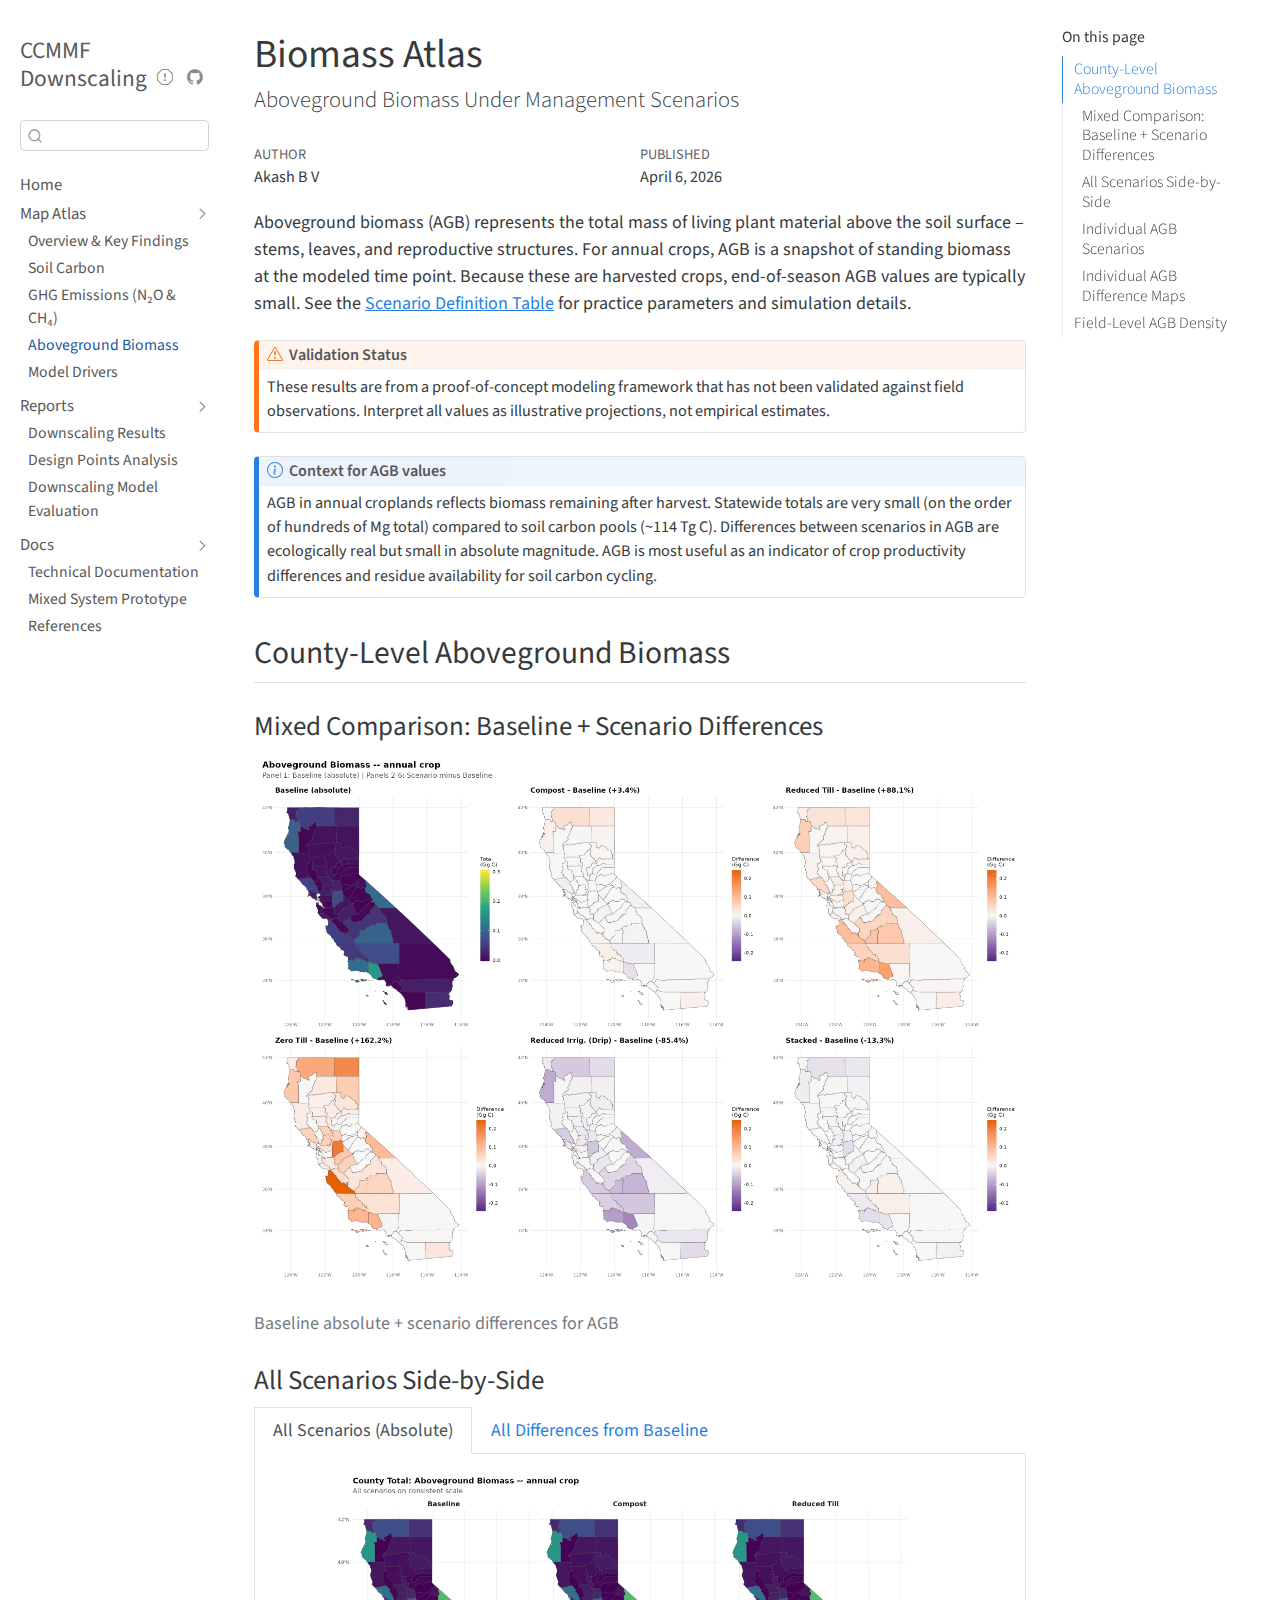
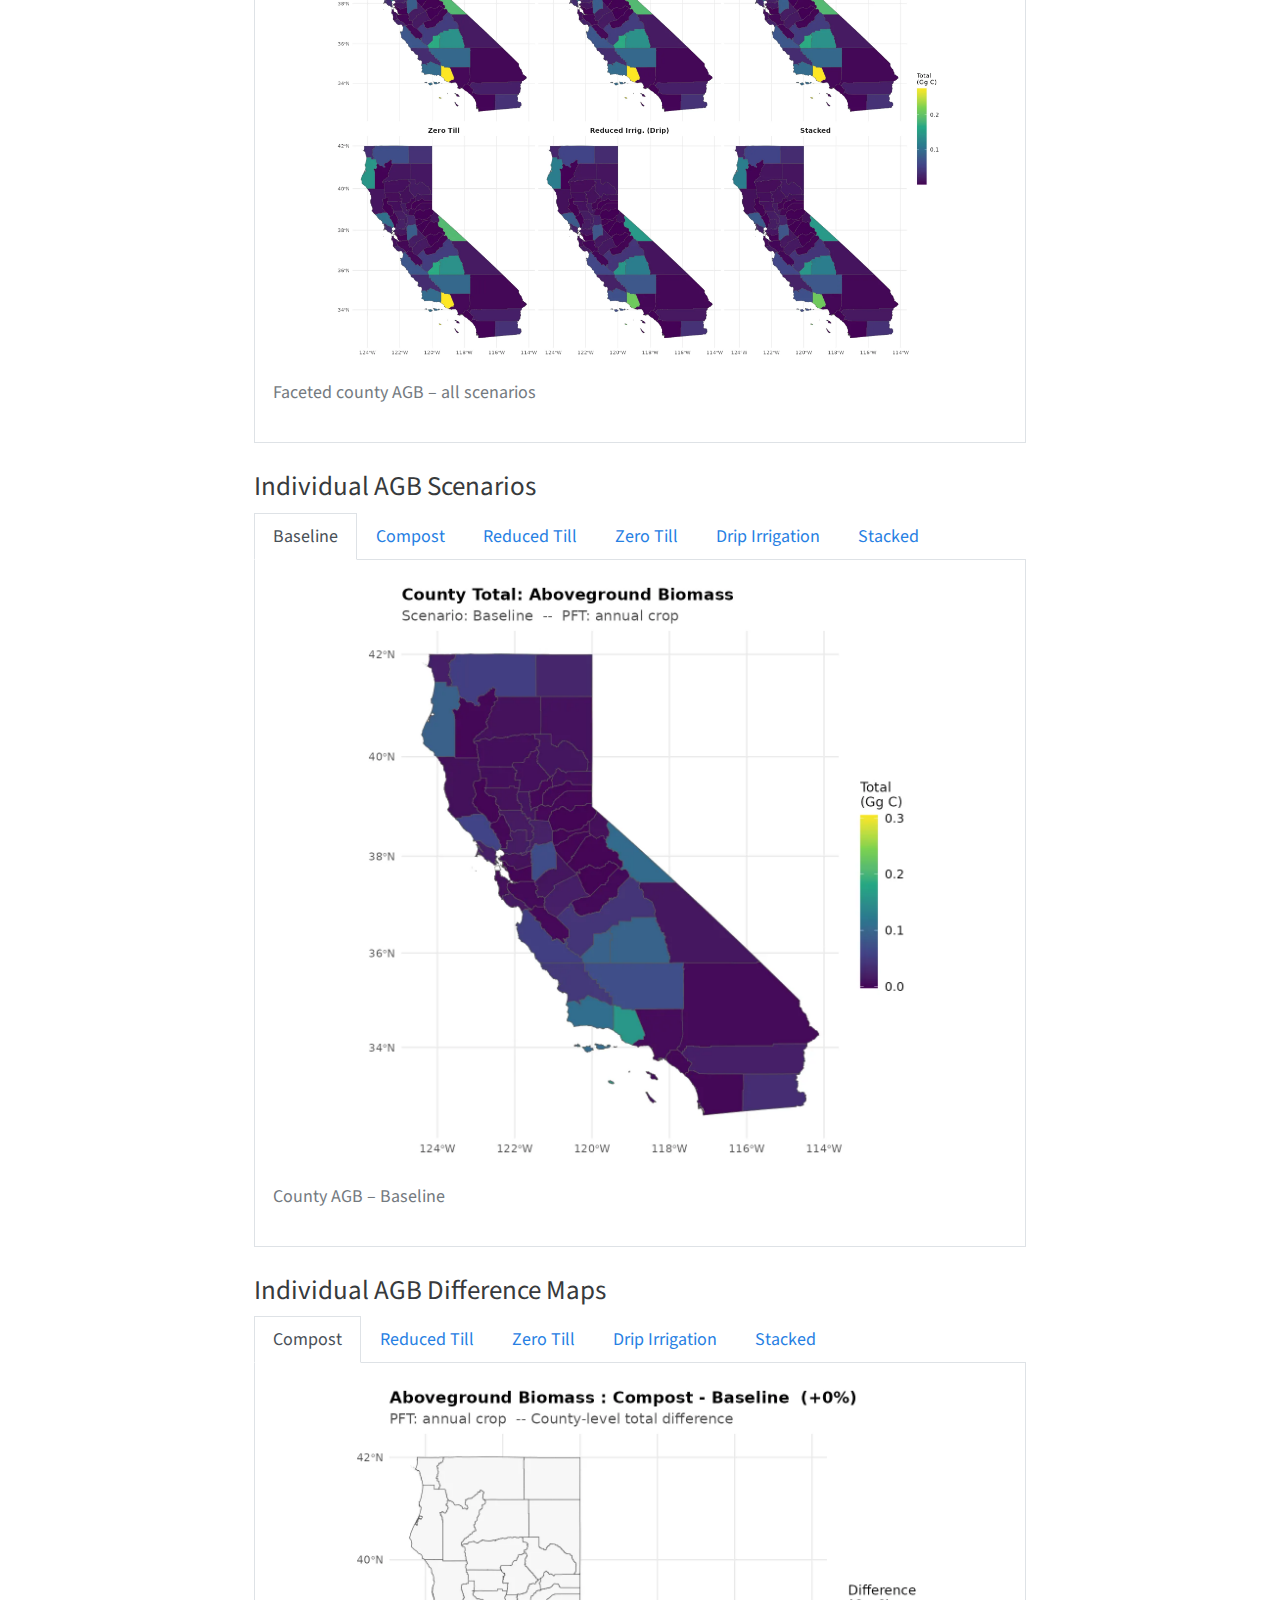
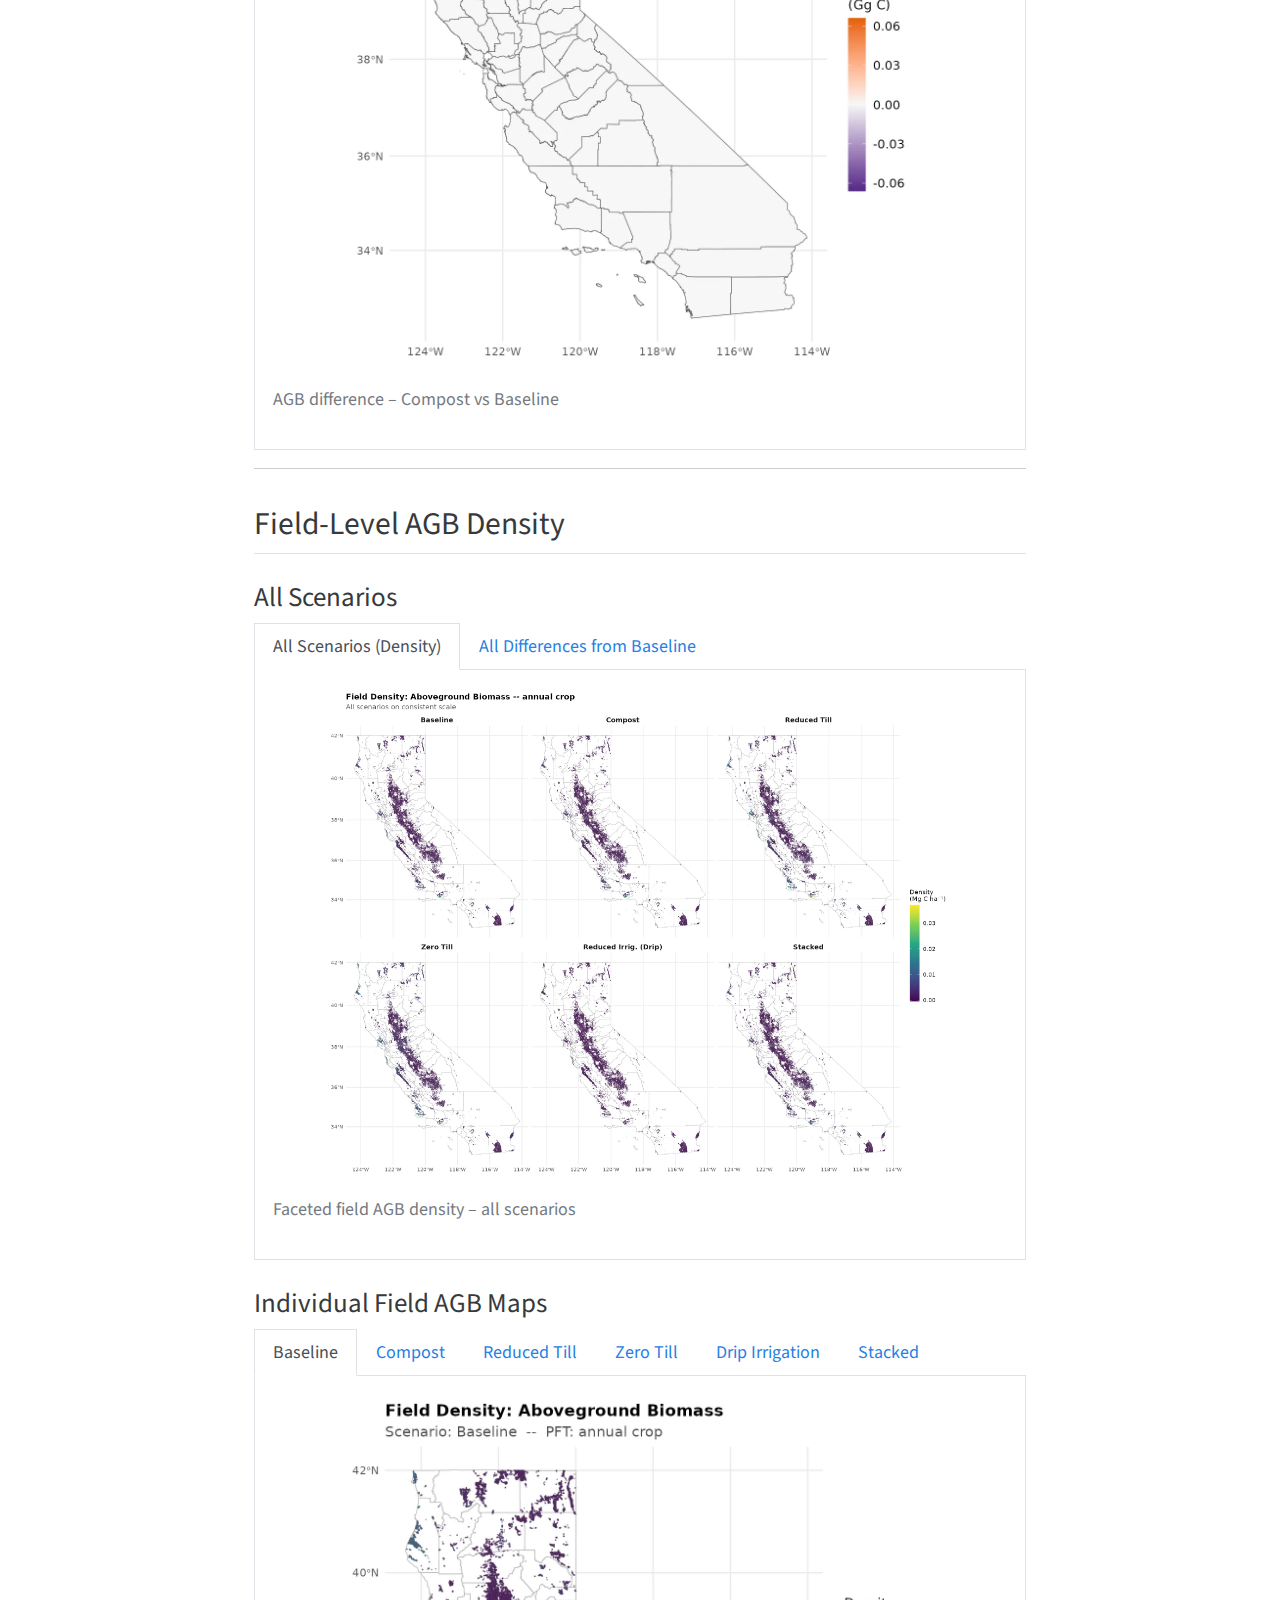
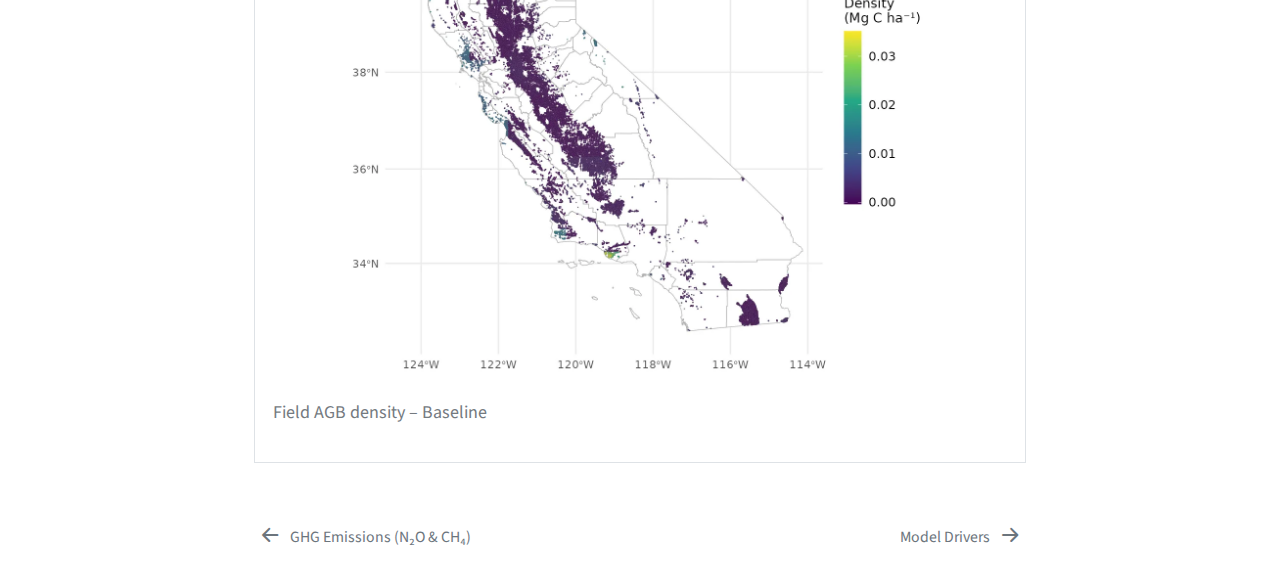
<file: reports/atlas_biomass.html>
<!DOCTYPE html>
<html xmlns="http://www.w3.org/1999/xhtml" lang="en" xml:lang="en"><head>

<meta charset="utf-8">
<meta name="generator" content="quarto-1.2.313">

<meta name="viewport" content="width=device-width, initial-scale=1.0, user-scalable=yes">

<meta name="author" content="Akash B V">
<meta name="dcterms.date" content="2026-04-06">

<title>CCMMF Downscaling - Biomass Atlas</title>
<style>
code{white-space: pre-wrap;}
span.smallcaps{font-variant: small-caps;}
div.columns{display: flex; gap: min(4vw, 1.5em);}
div.column{flex: auto; overflow-x: auto;}
div.hanging-indent{margin-left: 1.5em; text-indent: -1.5em;}
ul.task-list{list-style: none;}
ul.task-list li input[type="checkbox"] {
  width: 0.8em;
  margin: 0 0.8em 0.2em -1.6em;
  vertical-align: middle;
}
</style>


<script src="../site_libs/quarto-nav/quarto-nav.js"></script>
<script src="../site_libs/quarto-nav/headroom.min.js"></script>
<script src="../site_libs/clipboard/clipboard.min.js"></script>
<script src="../site_libs/quarto-search/autocomplete.umd.js"></script>
<script src="../site_libs/quarto-search/fuse.min.js"></script>
<script src="../site_libs/quarto-search/quarto-search.js"></script>
<meta name="quarto:offset" content="../">
<link href="../reports/atlas_model_drivers.html" rel="next">
<link href="../reports/atlas_ghg_emissions.html" rel="prev">
<script src="../site_libs/quarto-html/quarto.js"></script>
<script src="../site_libs/quarto-html/popper.min.js"></script>
<script src="../site_libs/quarto-html/tippy.umd.min.js"></script>
<script src="../site_libs/quarto-html/anchor.min.js"></script>
<link href="../site_libs/quarto-html/tippy.css" rel="stylesheet">
<link href="../site_libs/quarto-html/quarto-syntax-highlighting.css" rel="stylesheet" id="quarto-text-highlighting-styles">
<script src="../site_libs/bootstrap/bootstrap.min.js"></script>
<link href="../site_libs/bootstrap/bootstrap-icons.css" rel="stylesheet">
<link href="../site_libs/bootstrap/bootstrap.min.css" rel="stylesheet" id="quarto-bootstrap" data-mode="light">
<script src="../site_libs/quarto-contrib/glightbox/glightbox.min.js"></script>
<link href="../site_libs/quarto-contrib/glightbox/glightbox.min.css" rel="stylesheet">
<link href="../site_libs/quarto-contrib/glightbox/lightbox.css" rel="stylesheet">
<script id="quarto-search-options" type="application/json">{
  "location": "sidebar",
  "copy-button": false,
  "collapse-after": 3,
  "panel-placement": "start",
  "type": "textbox",
  "limit": 20,
  "language": {
    "search-no-results-text": "No results",
    "search-matching-documents-text": "matching documents",
    "search-copy-link-title": "Copy link to search",
    "search-hide-matches-text": "Hide additional matches",
    "search-more-match-text": "more match in this document",
    "search-more-matches-text": "more matches in this document",
    "search-clear-button-title": "Clear",
    "search-detached-cancel-button-title": "Cancel",
    "search-submit-button-title": "Submit"
  }
}</script>


</head>

<body class="nav-sidebar docked">

<div id="quarto-search-results"></div>
  <header id="quarto-header" class="headroom fixed-top">
  <nav class="quarto-secondary-nav" data-bs-toggle="collapse" data-bs-target="#quarto-sidebar" aria-controls="quarto-sidebar" aria-expanded="false" aria-label="Toggle sidebar navigation" onclick="if (window.quartoToggleHeadroom) { window.quartoToggleHeadroom(); }">
    <div class="container-fluid d-flex justify-content-between">
      <h1 class="quarto-secondary-nav-title">Biomass Atlas</h1>
      <button type="button" class="quarto-btn-toggle btn" aria-label="Show secondary navigation">
        <i class="bi bi-chevron-right"></i>
      </button>
    </div>
  </nav>
</header>
<!-- content -->
<div id="quarto-content" class="quarto-container page-columns page-rows-contents page-layout-article">
<!-- sidebar -->
  <nav id="quarto-sidebar" class="sidebar collapse sidebar-navigation docked overflow-auto">
    <div class="pt-lg-2 mt-2 text-left sidebar-header">
    <div class="sidebar-title mb-0 py-0">
      <a href="../">CCMMF Downscaling</a> 
        <div class="sidebar-tools-main">
    <a href="" title="Status: Draft" class="sidebar-tool px-1"><i class="bi bi-exclamation-octagon"></i></a>
    <a href="https://github.com/ccmmf/downscaling" title="" class="sidebar-tool px-1"><i class="bi bi-github"></i></a>
</div>
    </div>
      </div>
      <div class="mt-2 flex-shrink-0 align-items-center">
        <div class="sidebar-search">
        <div id="quarto-search" class="" title="Search"></div>
        </div>
      </div>
    <div class="sidebar-menu-container"> 
    <ul class="list-unstyled mt-1">
        <li class="sidebar-item">
  <div class="sidebar-item-container"> 
  <a href="../index.html" class="sidebar-item-text sidebar-link">Home</a>
  </div>
</li>
        <li class="sidebar-item sidebar-item-section">
      <div class="sidebar-item-container"> 
            <a class="sidebar-item-text sidebar-link text-start" data-bs-toggle="collapse" data-bs-target="#quarto-sidebar-section-1" aria-expanded="true">Map Atlas</a>
          <a class="sidebar-item-toggle text-start" data-bs-toggle="collapse" data-bs-target="#quarto-sidebar-section-1" aria-expanded="true">
            <i class="bi bi-chevron-right ms-2"></i>
          </a> 
      </div>
      <ul id="quarto-sidebar-section-1" class="collapse list-unstyled sidebar-section depth1 show">  
          <li class="sidebar-item">
  <div class="sidebar-item-container"> 
  <a href="../reports/atlas_overview.html" class="sidebar-item-text sidebar-link">Overview &amp; Key Findings</a>
  </div>
</li>
          <li class="sidebar-item">
  <div class="sidebar-item-container"> 
  <a href="../reports/atlas_soil_carbon.html" class="sidebar-item-text sidebar-link">Soil Carbon</a>
  </div>
</li>
          <li class="sidebar-item">
  <div class="sidebar-item-container"> 
  <a href="../reports/atlas_ghg_emissions.html" class="sidebar-item-text sidebar-link">GHG Emissions (N₂O &amp; CH₄)</a>
  </div>
</li>
          <li class="sidebar-item">
  <div class="sidebar-item-container"> 
  <a href="../reports/atlas_biomass.html" class="sidebar-item-text sidebar-link active">Aboveground Biomass</a>
  </div>
</li>
          <li class="sidebar-item">
  <div class="sidebar-item-container"> 
  <a href="../reports/atlas_model_drivers.html" class="sidebar-item-text sidebar-link">Model Drivers</a>
  </div>
</li>
      </ul>
  </li>
        <li class="sidebar-item sidebar-item-section">
      <div class="sidebar-item-container"> 
            <a class="sidebar-item-text sidebar-link text-start" data-bs-toggle="collapse" data-bs-target="#quarto-sidebar-section-2" aria-expanded="true">Reports</a>
          <a class="sidebar-item-toggle text-start" data-bs-toggle="collapse" data-bs-target="#quarto-sidebar-section-2" aria-expanded="true">
            <i class="bi bi-chevron-right ms-2"></i>
          </a> 
      </div>
      <ul id="quarto-sidebar-section-2" class="collapse list-unstyled sidebar-section depth1 show">  
          <li class="sidebar-item">
  <div class="sidebar-item-container"> 
  <a href="../reports/downscaling_results.html" class="sidebar-item-text sidebar-link">Downscaling Results</a>
  </div>
</li>
          <li class="sidebar-item">
  <div class="sidebar-item-container"> 
  <a href="../reports/design_points_analysis.html" class="sidebar-item-text sidebar-link">Design Points Analysis</a>
  </div>
</li>
          <li class="sidebar-item">
  <div class="sidebar-item-container"> 
  <a href="../reports/variable_importance.html" class="sidebar-item-text sidebar-link">Downscaling Model Evaluation</a>
  </div>
</li>
      </ul>
  </li>
        <li class="sidebar-item sidebar-item-section">
      <div class="sidebar-item-container"> 
            <a class="sidebar-item-text sidebar-link text-start" data-bs-toggle="collapse" data-bs-target="#quarto-sidebar-section-3" aria-expanded="true">Docs</a>
          <a class="sidebar-item-toggle text-start" data-bs-toggle="collapse" data-bs-target="#quarto-sidebar-section-3" aria-expanded="true">
            <i class="bi bi-chevron-right ms-2"></i>
          </a> 
      </div>
      <ul id="quarto-sidebar-section-3" class="collapse list-unstyled sidebar-section depth1 show">  
          <li class="sidebar-item">
  <div class="sidebar-item-container"> 
  <a href="../docs/workflow_documentation.html" class="sidebar-item-text sidebar-link">Technical Documentation</a>
  </div>
</li>
          <li class="sidebar-item">
  <div class="sidebar-item-container"> 
  <a href="../docs/mixed_system_prototype.html" class="sidebar-item-text sidebar-link">Mixed System Prototype</a>
  </div>
</li>
          <li class="sidebar-item">
  <div class="sidebar-item-container"> 
  <a href="../docs/references.html" class="sidebar-item-text sidebar-link">References</a>
  </div>
</li>
      </ul>
  </li>
    </ul>
    </div>
</nav>
<!-- margin-sidebar -->
    <div id="quarto-margin-sidebar" class="sidebar margin-sidebar">
        <nav id="TOC" role="doc-toc" class="toc-active">
    <h2 id="toc-title">On this page</h2>
   
  <ul>
  <li><a href="#county-level-aboveground-biomass" id="toc-county-level-aboveground-biomass" class="nav-link active" data-scroll-target="#county-level-aboveground-biomass">County-Level Aboveground Biomass</a>
  <ul class="collapse">
  <li><a href="#mixed-comparison-baseline-scenario-differences" id="toc-mixed-comparison-baseline-scenario-differences" class="nav-link" data-scroll-target="#mixed-comparison-baseline-scenario-differences">Mixed Comparison: Baseline + Scenario Differences</a></li>
  <li><a href="#all-scenarios-side-by-side" id="toc-all-scenarios-side-by-side" class="nav-link" data-scroll-target="#all-scenarios-side-by-side">All Scenarios Side-by-Side</a></li>
  <li><a href="#individual-agb-scenarios" id="toc-individual-agb-scenarios" class="nav-link" data-scroll-target="#individual-agb-scenarios">Individual AGB Scenarios</a></li>
  <li><a href="#individual-agb-difference-maps" id="toc-individual-agb-difference-maps" class="nav-link" data-scroll-target="#individual-agb-difference-maps">Individual AGB Difference Maps</a></li>
  </ul></li>
  <li><a href="#field-level-agb-density" id="toc-field-level-agb-density" class="nav-link" data-scroll-target="#field-level-agb-density">Field-Level AGB Density</a>
  <ul class="collapse">
  <li><a href="#all-scenarios" id="toc-all-scenarios" class="nav-link" data-scroll-target="#all-scenarios">All Scenarios</a></li>
  <li><a href="#individual-field-agb-maps" id="toc-individual-field-agb-maps" class="nav-link" data-scroll-target="#individual-field-agb-maps">Individual Field AGB Maps</a></li>
  </ul></li>
  </ul>
</nav>
    </div>
<!-- main -->
<main class="content" id="quarto-document-content">

<header id="title-block-header" class="quarto-title-block default">
<div class="quarto-title">
<h1 class="title d-none d-lg-block">Biomass Atlas</h1>
<p class="subtitle lead">Aboveground Biomass Under Management Scenarios</p>
</div>



<div class="quarto-title-meta">

    <div>
    <div class="quarto-title-meta-heading">Author</div>
    <div class="quarto-title-meta-contents">
             <p>Akash B V </p>
          </div>
  </div>
    
    <div>
    <div class="quarto-title-meta-heading">Published</div>
    <div class="quarto-title-meta-contents">
      <p class="date">April 6, 2026</p>
    </div>
  </div>
  
    
  </div>
  

</header>

<p>Aboveground biomass (AGB) represents the total mass of living plant material above the soil surface – stems, leaves, and reproductive structures. For annual crops, AGB is a snapshot of standing biomass at the modeled time point. Because these are harvested crops, end-of-season AGB values are typically small. See the <a href="../reports/atlas_overview.html#tbl-scenario-def">Scenario Definition Table</a> for practice parameters and simulation details.</p>
<div class="callout-warning callout callout-style-default callout-captioned">
<div class="callout-header d-flex align-content-center">
<div class="callout-icon-container">
<i class="callout-icon"></i>
</div>
<div class="callout-caption-container flex-fill">
Validation Status
</div>
</div>
<div class="callout-body-container callout-body">
<p>These results are from a proof-of-concept modeling framework that has not been validated against field observations. Interpret all values as illustrative projections, not empirical estimates.</p>
</div>
</div>
<div class="callout-note callout callout-style-default callout-captioned">
<div class="callout-header d-flex align-content-center">
<div class="callout-icon-container">
<i class="callout-icon"></i>
</div>
<div class="callout-caption-container flex-fill">
Context for AGB values
</div>
</div>
<div class="callout-body-container callout-body">
<p>AGB in annual croplands reflects biomass remaining after harvest. Statewide totals are very small (on the order of hundreds of Mg total) compared to soil carbon pools (~114 Tg C). Differences between scenarios in AGB are ecologically real but small in absolute magnitude. AGB is most useful as an indicator of crop productivity differences and residue availability for soil carbon cycling.</p>
</div>
</div>
<section id="county-level-aboveground-biomass" class="level2">
<h2 class="anchored" data-anchor-id="county-level-aboveground-biomass">County-Level Aboveground Biomass</h2>
<section id="mixed-comparison-baseline-scenario-differences" class="level3">
<h3 class="anchored" data-anchor-id="mixed-comparison-baseline-scenario-differences">Mixed Comparison: Baseline + Scenario Differences</h3>
<div class="quarto-figure quarto-figure-center">
<figure class="figure">
<p><a href="../figures/mixed_county_annual_crop_AGB_baseline_plus_diffs.webp" class="lightbox" data-gallery="agb-mixed" title="Baseline absolute + scenario differences for AGB"><img src="../figures/mixed_county_annual_crop_AGB_baseline_plus_diffs.webp" class="img-fluid figure-img" alt="Mixed comparison showing baseline AGB alongside scenario differences"></a></p>
<p></p><figcaption class="figure-caption">Baseline absolute + scenario differences for AGB</figcaption><p></p>
</figure>
</div>
</section>
<section id="all-scenarios-side-by-side" class="level3">
<h3 class="anchored" data-anchor-id="all-scenarios-side-by-side">All Scenarios Side-by-Side</h3>
<div class="panel-tabset">
<ul class="nav nav-tabs" role="tablist"><li class="nav-item" role="presentation"><a class="nav-link active" id="tabset-1-1-tab" data-bs-toggle="tab" data-bs-target="#tabset-1-1" role="tab" aria-controls="tabset-1-1" aria-selected="true" aria-current="page">All Scenarios (Absolute)</a></li><li class="nav-item" role="presentation"><a class="nav-link" id="tabset-1-2-tab" data-bs-toggle="tab" data-bs-target="#tabset-1-2" role="tab" aria-controls="tabset-1-2" aria-selected="false">All Differences from Baseline</a></li></ul>
<div class="tab-content">
<div id="tabset-1-1" class="tab-pane active" role="tabpanel" aria-labelledby="tabset-1-1-tab">
<div class="quarto-figure quarto-figure-center">
<figure class="figure">
<p><a href="../figures/facet_county_annual_crop_AGB_stock_comparison.webp" class="lightbox" data-gallery="agb-county" title="Faceted county AGB – all scenarios"><img src="../figures/facet_county_annual_crop_AGB_stock_comparison.webp" class="img-fluid figure-img" alt="Faceted county-level AGB maps for all scenarios"></a></p>
<p></p><figcaption class="figure-caption">Faceted county AGB – all scenarios</figcaption><p></p>
</figure>
</div>
</div>
<div id="tabset-1-2" class="tab-pane" role="tabpanel" aria-labelledby="tabset-1-2-tab">
<div class="quarto-figure quarto-figure-center">
<figure class="figure">
<p><a href="../figures/facet_diff_county_annual_crop_AGB_vs_baseline.webp" class="lightbox" data-gallery="agb-county-diff" title="Faceted county AGB differences"><img src="../figures/facet_diff_county_annual_crop_AGB_vs_baseline.webp" class="img-fluid figure-img" alt="Faceted county-level AGB difference maps"></a></p>
<p></p><figcaption class="figure-caption">Faceted county AGB differences</figcaption><p></p>
</figure>
</div>
</div>
</div>
</div>
</section>
<section id="individual-agb-scenarios" class="level3 tabset">
<h3 class="tabset anchored" data-anchor-id="individual-agb-scenarios">Individual AGB Scenarios</h3>
<div class="panel-tabset">
<ul class="nav nav-tabs" role="tablist"><li class="nav-item" role="presentation"><a class="nav-link active" id="tabset-2-1-tab" data-bs-toggle="tab" data-bs-target="#tabset-2-1" role="tab" aria-controls="tabset-2-1" aria-selected="true">Baseline</a></li><li class="nav-item" role="presentation"><a class="nav-link" id="tabset-2-2-tab" data-bs-toggle="tab" data-bs-target="#tabset-2-2" role="tab" aria-controls="tabset-2-2" aria-selected="false">Compost</a></li><li class="nav-item" role="presentation"><a class="nav-link" id="tabset-2-3-tab" data-bs-toggle="tab" data-bs-target="#tabset-2-3" role="tab" aria-controls="tabset-2-3" aria-selected="false">Reduced Till</a></li><li class="nav-item" role="presentation"><a class="nav-link" id="tabset-2-4-tab" data-bs-toggle="tab" data-bs-target="#tabset-2-4" role="tab" aria-controls="tabset-2-4" aria-selected="false">Zero Till</a></li><li class="nav-item" role="presentation"><a class="nav-link" id="tabset-2-5-tab" data-bs-toggle="tab" data-bs-target="#tabset-2-5" role="tab" aria-controls="tabset-2-5" aria-selected="false">Drip Irrigation</a></li><li class="nav-item" role="presentation"><a class="nav-link" id="tabset-2-6-tab" data-bs-toggle="tab" data-bs-target="#tabset-2-6" role="tab" aria-controls="tabset-2-6" aria-selected="false">Stacked</a></li></ul>
<div class="tab-content">
<div id="tabset-2-1" class="tab-pane active" role="tabpanel" aria-labelledby="tabset-2-1-tab">
<div class="quarto-figure quarto-figure-center">
<figure class="figure">
<p><a href="../figures/county_baseline_annual_crop_AGB_carbon_stock.webp" class="lightbox" data-gallery="agb-stock" title="County AGB – Baseline"><img src="../figures/county_baseline_annual_crop_AGB_carbon_stock.webp" class="img-fluid figure-img" alt="Baseline county total AGB map"></a></p>
<p></p><figcaption class="figure-caption">County AGB – Baseline</figcaption><p></p>
</figure>
</div>
</div>
<div id="tabset-2-2" class="tab-pane" role="tabpanel" aria-labelledby="tabset-2-2-tab">
<div class="quarto-figure quarto-figure-center">
<figure class="figure">
<p><a href="../figures/county_compost_annual_crop_AGB_carbon_stock.webp" class="lightbox" data-gallery="agb-stock" title="County AGB – Compost"><img src="../figures/county_compost_annual_crop_AGB_carbon_stock.webp" class="img-fluid figure-img" alt="Compost county total AGB map"></a></p>
<p></p><figcaption class="figure-caption">County AGB – Compost</figcaption><p></p>
</figure>
</div>
</div>
<div id="tabset-2-3" class="tab-pane" role="tabpanel" aria-labelledby="tabset-2-3-tab">
<div class="quarto-figure quarto-figure-center">
<figure class="figure">
<p><a href="../figures/county_reduced_till_annual_crop_AGB_carbon_stock.webp" class="lightbox" data-gallery="agb-stock" title="County AGB – Reduced Till"><img src="../figures/county_reduced_till_annual_crop_AGB_carbon_stock.webp" class="img-fluid figure-img" alt="Reduced till county total AGB map"></a></p>
<p></p><figcaption class="figure-caption">County AGB – Reduced Till</figcaption><p></p>
</figure>
</div>
</div>
<div id="tabset-2-4" class="tab-pane" role="tabpanel" aria-labelledby="tabset-2-4-tab">
<div class="quarto-figure quarto-figure-center">
<figure class="figure">
<p><a href="../figures/county_zero_till_annual_crop_AGB_carbon_stock.webp" class="lightbox" data-gallery="agb-stock" title="County AGB – Zero Till"><img src="../figures/county_zero_till_annual_crop_AGB_carbon_stock.webp" class="img-fluid figure-img" alt="Zero till county total AGB map"></a></p>
<p></p><figcaption class="figure-caption">County AGB – Zero Till</figcaption><p></p>
</figure>
</div>
</div>
<div id="tabset-2-5" class="tab-pane" role="tabpanel" aria-labelledby="tabset-2-5-tab">
<div class="quarto-figure quarto-figure-center">
<figure class="figure">
<p><a href="../figures/county_reduced_irrig_drip_annual_crop_AGB_carbon_stock.webp" class="lightbox" data-gallery="agb-stock" title="County AGB – Drip Irrigation"><img src="../figures/county_reduced_irrig_drip_annual_crop_AGB_carbon_stock.webp" class="img-fluid figure-img" alt="Drip irrigation county total AGB map"></a></p>
<p></p><figcaption class="figure-caption">County AGB – Drip Irrigation</figcaption><p></p>
</figure>
</div>
</div>
<div id="tabset-2-6" class="tab-pane" role="tabpanel" aria-labelledby="tabset-2-6-tab">
<div class="quarto-figure quarto-figure-center">
<figure class="figure">
<p><a href="../figures/county_stacked_annual_crop_AGB_carbon_stock.webp" class="lightbox" data-gallery="agb-stock" title="County AGB – Stacked"><img src="../figures/county_stacked_annual_crop_AGB_carbon_stock.webp" class="img-fluid figure-img" alt="Stacked county total AGB map"></a></p>
<p></p><figcaption class="figure-caption">County AGB – Stacked</figcaption><p></p>
</figure>
</div>
</div>
</div>
</div>
</section>
<section id="individual-agb-difference-maps" class="level3 tabset">
<h3 class="tabset anchored" data-anchor-id="individual-agb-difference-maps">Individual AGB Difference Maps</h3>
<div class="panel-tabset">
<ul class="nav nav-tabs" role="tablist"><li class="nav-item" role="presentation"><a class="nav-link active" id="tabset-3-1-tab" data-bs-toggle="tab" data-bs-target="#tabset-3-1" role="tab" aria-controls="tabset-3-1" aria-selected="true">Compost</a></li><li class="nav-item" role="presentation"><a class="nav-link" id="tabset-3-2-tab" data-bs-toggle="tab" data-bs-target="#tabset-3-2" role="tab" aria-controls="tabset-3-2" aria-selected="false">Reduced Till</a></li><li class="nav-item" role="presentation"><a class="nav-link" id="tabset-3-3-tab" data-bs-toggle="tab" data-bs-target="#tabset-3-3" role="tab" aria-controls="tabset-3-3" aria-selected="false">Zero Till</a></li><li class="nav-item" role="presentation"><a class="nav-link" id="tabset-3-4-tab" data-bs-toggle="tab" data-bs-target="#tabset-3-4" role="tab" aria-controls="tabset-3-4" aria-selected="false">Drip Irrigation</a></li><li class="nav-item" role="presentation"><a class="nav-link" id="tabset-3-5-tab" data-bs-toggle="tab" data-bs-target="#tabset-3-5" role="tab" aria-controls="tabset-3-5" aria-selected="false">Stacked</a></li></ul>
<div class="tab-content">
<div id="tabset-3-1" class="tab-pane active" role="tabpanel" aria-labelledby="tabset-3-1-tab">
<div class="quarto-figure quarto-figure-center">
<figure class="figure">
<p><a href="../figures/diff_county_compost_annual_crop_AGB_vs_baseline.webp" class="lightbox" data-gallery="agb-diff" title="AGB difference – Compost vs Baseline"><img src="../figures/diff_county_compost_annual_crop_AGB_vs_baseline.webp" class="img-fluid figure-img" alt="Compost minus baseline AGB difference map"></a></p>
<p></p><figcaption class="figure-caption">AGB difference – Compost vs Baseline</figcaption><p></p>
</figure>
</div>
</div>
<div id="tabset-3-2" class="tab-pane" role="tabpanel" aria-labelledby="tabset-3-2-tab">
<div class="quarto-figure quarto-figure-center">
<figure class="figure">
<p><a href="../figures/diff_county_reduced_till_annual_crop_AGB_vs_baseline.webp" class="lightbox" data-gallery="agb-diff" title="AGB difference – Reduced Till vs Baseline"><img src="../figures/diff_county_reduced_till_annual_crop_AGB_vs_baseline.webp" class="img-fluid figure-img" alt="Reduced till minus baseline AGB difference map"></a></p>
<p></p><figcaption class="figure-caption">AGB difference – Reduced Till vs Baseline</figcaption><p></p>
</figure>
</div>
</div>
<div id="tabset-3-3" class="tab-pane" role="tabpanel" aria-labelledby="tabset-3-3-tab">
<div class="quarto-figure quarto-figure-center">
<figure class="figure">
<p><a href="../figures/diff_county_zero_till_annual_crop_AGB_vs_baseline.webp" class="lightbox" data-gallery="agb-diff" title="AGB difference – Zero Till vs Baseline"><img src="../figures/diff_county_zero_till_annual_crop_AGB_vs_baseline.webp" class="img-fluid figure-img" alt="Zero till minus baseline AGB difference map"></a></p>
<p></p><figcaption class="figure-caption">AGB difference – Zero Till vs Baseline</figcaption><p></p>
</figure>
</div>
</div>
<div id="tabset-3-4" class="tab-pane" role="tabpanel" aria-labelledby="tabset-3-4-tab">
<div class="quarto-figure quarto-figure-center">
<figure class="figure">
<p><a href="../figures/diff_county_reduced_irrig_drip_annual_crop_AGB_vs_baseline.webp" class="lightbox" data-gallery="agb-diff" title="AGB difference – Drip Irrig. vs Baseline"><img src="../figures/diff_county_reduced_irrig_drip_annual_crop_AGB_vs_baseline.webp" class="img-fluid figure-img" alt="Drip irrigation minus baseline AGB difference map"></a></p>
<p></p><figcaption class="figure-caption">AGB difference – Drip Irrig. vs Baseline</figcaption><p></p>
</figure>
</div>
</div>
<div id="tabset-3-5" class="tab-pane" role="tabpanel" aria-labelledby="tabset-3-5-tab">
<div class="quarto-figure quarto-figure-center">
<figure class="figure">
<p><a href="../figures/diff_county_stacked_annual_crop_AGB_vs_baseline.webp" class="lightbox" data-gallery="agb-diff" title="AGB difference – Stacked vs Baseline"><img src="../figures/diff_county_stacked_annual_crop_AGB_vs_baseline.webp" class="img-fluid figure-img" alt="Stacked minus baseline AGB difference map"></a></p>
<p></p><figcaption class="figure-caption">AGB difference – Stacked vs Baseline</figcaption><p></p>
</figure>
</div>
</div>
</div>
</div>
<hr>
</section>
</section>
<section id="field-level-agb-density" class="level2">
<h2 class="anchored" data-anchor-id="field-level-agb-density">Field-Level AGB Density</h2>
<section id="all-scenarios" class="level3">
<h3 class="anchored" data-anchor-id="all-scenarios">All Scenarios</h3>
<div class="panel-tabset">
<ul class="nav nav-tabs" role="tablist"><li class="nav-item" role="presentation"><a class="nav-link active" id="tabset-4-1-tab" data-bs-toggle="tab" data-bs-target="#tabset-4-1" role="tab" aria-controls="tabset-4-1" aria-selected="true">All Scenarios (Density)</a></li><li class="nav-item" role="presentation"><a class="nav-link" id="tabset-4-2-tab" data-bs-toggle="tab" data-bs-target="#tabset-4-2" role="tab" aria-controls="tabset-4-2" aria-selected="false">All Differences from Baseline</a></li></ul>
<div class="tab-content">
<div id="tabset-4-1" class="tab-pane active" role="tabpanel" aria-labelledby="tabset-4-1-tab">
<div class="quarto-figure quarto-figure-center">
<figure class="figure">
<p><a href="../figures/facet_field_annual_crop_AGB_density_comparison.webp" class="lightbox" data-gallery="agb-field" title="Faceted field AGB density – all scenarios"><img src="../figures/facet_field_annual_crop_AGB_density_comparison.webp" class="img-fluid figure-img" alt="Faceted field-level AGB density maps"></a></p>
<p></p><figcaption class="figure-caption">Faceted field AGB density – all scenarios</figcaption><p></p>
</figure>
</div>
</div>
<div id="tabset-4-2" class="tab-pane" role="tabpanel" aria-labelledby="tabset-4-2-tab">
<div class="quarto-figure quarto-figure-center">
<figure class="figure">
<p><a href="../figures/facet_diff_field_annual_crop_AGB_vs_baseline.webp" class="lightbox" data-gallery="agb-field-diff" title="Faceted field AGB differences"><img src="../figures/facet_diff_field_annual_crop_AGB_vs_baseline.webp" class="img-fluid figure-img" alt="Faceted field-level AGB difference maps"></a></p>
<p></p><figcaption class="figure-caption">Faceted field AGB differences</figcaption><p></p>
</figure>
</div>
</div>
</div>
</div>
</section>
<section id="individual-field-agb-maps" class="level3 tabset">
<h3 class="tabset anchored" data-anchor-id="individual-field-agb-maps">Individual Field AGB Maps</h3>
<div class="panel-tabset">
<ul class="nav nav-tabs" role="tablist"><li class="nav-item" role="presentation"><a class="nav-link active" id="tabset-5-1-tab" data-bs-toggle="tab" data-bs-target="#tabset-5-1" role="tab" aria-controls="tabset-5-1" aria-selected="true">Baseline</a></li><li class="nav-item" role="presentation"><a class="nav-link" id="tabset-5-2-tab" data-bs-toggle="tab" data-bs-target="#tabset-5-2" role="tab" aria-controls="tabset-5-2" aria-selected="false">Compost</a></li><li class="nav-item" role="presentation"><a class="nav-link" id="tabset-5-3-tab" data-bs-toggle="tab" data-bs-target="#tabset-5-3" role="tab" aria-controls="tabset-5-3" aria-selected="false">Reduced Till</a></li><li class="nav-item" role="presentation"><a class="nav-link" id="tabset-5-4-tab" data-bs-toggle="tab" data-bs-target="#tabset-5-4" role="tab" aria-controls="tabset-5-4" aria-selected="false">Zero Till</a></li><li class="nav-item" role="presentation"><a class="nav-link" id="tabset-5-5-tab" data-bs-toggle="tab" data-bs-target="#tabset-5-5" role="tab" aria-controls="tabset-5-5" aria-selected="false">Drip Irrigation</a></li><li class="nav-item" role="presentation"><a class="nav-link" id="tabset-5-6-tab" data-bs-toggle="tab" data-bs-target="#tabset-5-6" role="tab" aria-controls="tabset-5-6" aria-selected="false">Stacked</a></li></ul>
<div class="tab-content">
<div id="tabset-5-1" class="tab-pane active" role="tabpanel" aria-labelledby="tabset-5-1-tab">
<div class="quarto-figure quarto-figure-center">
<figure class="figure">
<p><a href="../figures/field_baseline_annual_crop_AGB_carbon_density.webp" class="lightbox" data-gallery="agb-field-density" title="Field AGB density – Baseline"><img src="../figures/field_baseline_annual_crop_AGB_carbon_density.webp" class="img-fluid figure-img" alt="Baseline field-level AGB density map"></a></p>
<p></p><figcaption class="figure-caption">Field AGB density – Baseline</figcaption><p></p>
</figure>
</div>
</div>
<div id="tabset-5-2" class="tab-pane" role="tabpanel" aria-labelledby="tabset-5-2-tab">
<div class="quarto-figure quarto-figure-center">
<figure class="figure">
<p><a href="../figures/field_compost_annual_crop_AGB_carbon_density.webp" class="lightbox" data-gallery="agb-field-density" title="Field AGB density – Compost"><img src="../figures/field_compost_annual_crop_AGB_carbon_density.webp" class="img-fluid figure-img" alt="Compost field-level AGB density map"></a></p>
<p></p><figcaption class="figure-caption">Field AGB density – Compost</figcaption><p></p>
</figure>
</div>
</div>
<div id="tabset-5-3" class="tab-pane" role="tabpanel" aria-labelledby="tabset-5-3-tab">
<div class="quarto-figure quarto-figure-center">
<figure class="figure">
<p><a href="../figures/field_reduced_till_annual_crop_AGB_carbon_density.webp" class="lightbox" data-gallery="agb-field-density" title="Field AGB density – Reduced Till"><img src="../figures/field_reduced_till_annual_crop_AGB_carbon_density.webp" class="img-fluid figure-img" alt="Reduced till field-level AGB density map"></a></p>
<p></p><figcaption class="figure-caption">Field AGB density – Reduced Till</figcaption><p></p>
</figure>
</div>
</div>
<div id="tabset-5-4" class="tab-pane" role="tabpanel" aria-labelledby="tabset-5-4-tab">
<div class="quarto-figure quarto-figure-center">
<figure class="figure">
<p><a href="../figures/field_zero_till_annual_crop_AGB_carbon_density.webp" class="lightbox" data-gallery="agb-field-density" title="Field AGB density – Zero Till"><img src="../figures/field_zero_till_annual_crop_AGB_carbon_density.webp" class="img-fluid figure-img" alt="Zero till field-level AGB density map"></a></p>
<p></p><figcaption class="figure-caption">Field AGB density – Zero Till</figcaption><p></p>
</figure>
</div>
</div>
<div id="tabset-5-5" class="tab-pane" role="tabpanel" aria-labelledby="tabset-5-5-tab">
<div class="quarto-figure quarto-figure-center">
<figure class="figure">
<p><a href="../figures/field_reduced_irrig_drip_annual_crop_AGB_carbon_density.webp" class="lightbox" data-gallery="agb-field-density" title="Field AGB density – Drip Irrigation"><img src="../figures/field_reduced_irrig_drip_annual_crop_AGB_carbon_density.webp" class="img-fluid figure-img" alt="Drip irrigation field-level AGB density map"></a></p>
<p></p><figcaption class="figure-caption">Field AGB density – Drip Irrigation</figcaption><p></p>
</figure>
</div>
</div>
<div id="tabset-5-6" class="tab-pane" role="tabpanel" aria-labelledby="tabset-5-6-tab">
<div class="quarto-figure quarto-figure-center">
<figure class="figure">
<p><a href="../figures/field_stacked_annual_crop_AGB_carbon_density.webp" class="lightbox" data-gallery="agb-field-density" title="Field AGB density – Stacked"><img src="../figures/field_stacked_annual_crop_AGB_carbon_density.webp" class="img-fluid figure-img" alt="Stacked field-level AGB density map"></a></p>
<p></p><figcaption class="figure-caption">Field AGB density – Stacked</figcaption><p></p>
</figure>
</div>
</div>
</div>
</div>


</section>
</section>

</main> <!-- /main -->
<script id="quarto-html-after-body" type="application/javascript">
window.document.addEventListener("DOMContentLoaded", function (event) {
  const toggleBodyColorMode = (bsSheetEl) => {
    const mode = bsSheetEl.getAttribute("data-mode");
    const bodyEl = window.document.querySelector("body");
    if (mode === "dark") {
      bodyEl.classList.add("quarto-dark");
      bodyEl.classList.remove("quarto-light");
    } else {
      bodyEl.classList.add("quarto-light");
      bodyEl.classList.remove("quarto-dark");
    }
  }
  const toggleBodyColorPrimary = () => {
    const bsSheetEl = window.document.querySelector("link#quarto-bootstrap");
    if (bsSheetEl) {
      toggleBodyColorMode(bsSheetEl);
    }
  }
  toggleBodyColorPrimary();  
  const icon = "";
  const anchorJS = new window.AnchorJS();
  anchorJS.options = {
    placement: 'right',
    icon: icon
  };
  anchorJS.add('.anchored');
  const clipboard = new window.ClipboardJS('.code-copy-button', {
    target: function(trigger) {
      return trigger.previousElementSibling;
    }
  });
  clipboard.on('success', function(e) {
    // button target
    const button = e.trigger;
    // don't keep focus
    button.blur();
    // flash "checked"
    button.classList.add('code-copy-button-checked');
    var currentTitle = button.getAttribute("title");
    button.setAttribute("title", "Copied!");
    let tooltip;
    if (window.bootstrap) {
      button.setAttribute("data-bs-toggle", "tooltip");
      button.setAttribute("data-bs-placement", "left");
      button.setAttribute("data-bs-title", "Copied!");
      tooltip = new bootstrap.Tooltip(button, 
        { trigger: "manual", 
          customClass: "code-copy-button-tooltip",
          offset: [0, -8]});
      tooltip.show();    
    }
    setTimeout(function() {
      if (tooltip) {
        tooltip.hide();
        button.removeAttribute("data-bs-title");
        button.removeAttribute("data-bs-toggle");
        button.removeAttribute("data-bs-placement");
      }
      button.setAttribute("title", currentTitle);
      button.classList.remove('code-copy-button-checked');
    }, 1000);
    // clear code selection
    e.clearSelection();
  });
  function tippyHover(el, contentFn) {
    const config = {
      allowHTML: true,
      content: contentFn,
      maxWidth: 500,
      delay: 100,
      arrow: false,
      appendTo: function(el) {
          return el.parentElement;
      },
      interactive: true,
      interactiveBorder: 10,
      theme: 'quarto',
      placement: 'bottom-start'
    };
    window.tippy(el, config); 
  }
  const noterefs = window.document.querySelectorAll('a[role="doc-noteref"]');
  for (var i=0; i<noterefs.length; i++) {
    const ref = noterefs[i];
    tippyHover(ref, function() {
      // use id or data attribute instead here
      let href = ref.getAttribute('data-footnote-href') || ref.getAttribute('href');
      try { href = new URL(href).hash; } catch {}
      const id = href.replace(/^#\/?/, "");
      const note = window.document.getElementById(id);
      return note.innerHTML;
    });
  }
  const findCites = (el) => {
    const parentEl = el.parentElement;
    if (parentEl) {
      const cites = parentEl.dataset.cites;
      if (cites) {
        return {
          el,
          cites: cites.split(' ')
        };
      } else {
        return findCites(el.parentElement)
      }
    } else {
      return undefined;
    }
  };
  var bibliorefs = window.document.querySelectorAll('a[role="doc-biblioref"]');
  for (var i=0; i<bibliorefs.length; i++) {
    const ref = bibliorefs[i];
    const citeInfo = findCites(ref);
    if (citeInfo) {
      tippyHover(citeInfo.el, function() {
        var popup = window.document.createElement('div');
        citeInfo.cites.forEach(function(cite) {
          var citeDiv = window.document.createElement('div');
          citeDiv.classList.add('hanging-indent');
          citeDiv.classList.add('csl-entry');
          var biblioDiv = window.document.getElementById('ref-' + cite);
          if (biblioDiv) {
            citeDiv.innerHTML = biblioDiv.innerHTML;
          }
          popup.appendChild(citeDiv);
        });
        return popup.innerHTML;
      });
    }
  }
});
</script>
<nav class="page-navigation">
  <div class="nav-page nav-page-previous">
      <a href="../reports/atlas_ghg_emissions.html" class="pagination-link">
        <i class="bi bi-arrow-left-short"></i> <span class="nav-page-text">GHG Emissions (N₂O &amp; CH₄)</span>
      </a>          
  </div>
  <div class="nav-page nav-page-next">
      <a href="../reports/atlas_model_drivers.html" class="pagination-link">
        <span class="nav-page-text">Model Drivers</span> <i class="bi bi-arrow-right-short"></i>
      </a>
  </div>
</nav>
</div> <!-- /content -->
<script>var lightboxQuarto = GLightbox({"selector":".lightbox","openEffect":"zoom","closeEffect":"zoom","loop":true,"descPosition":"bottom"});</script>



</body></html>
</file>
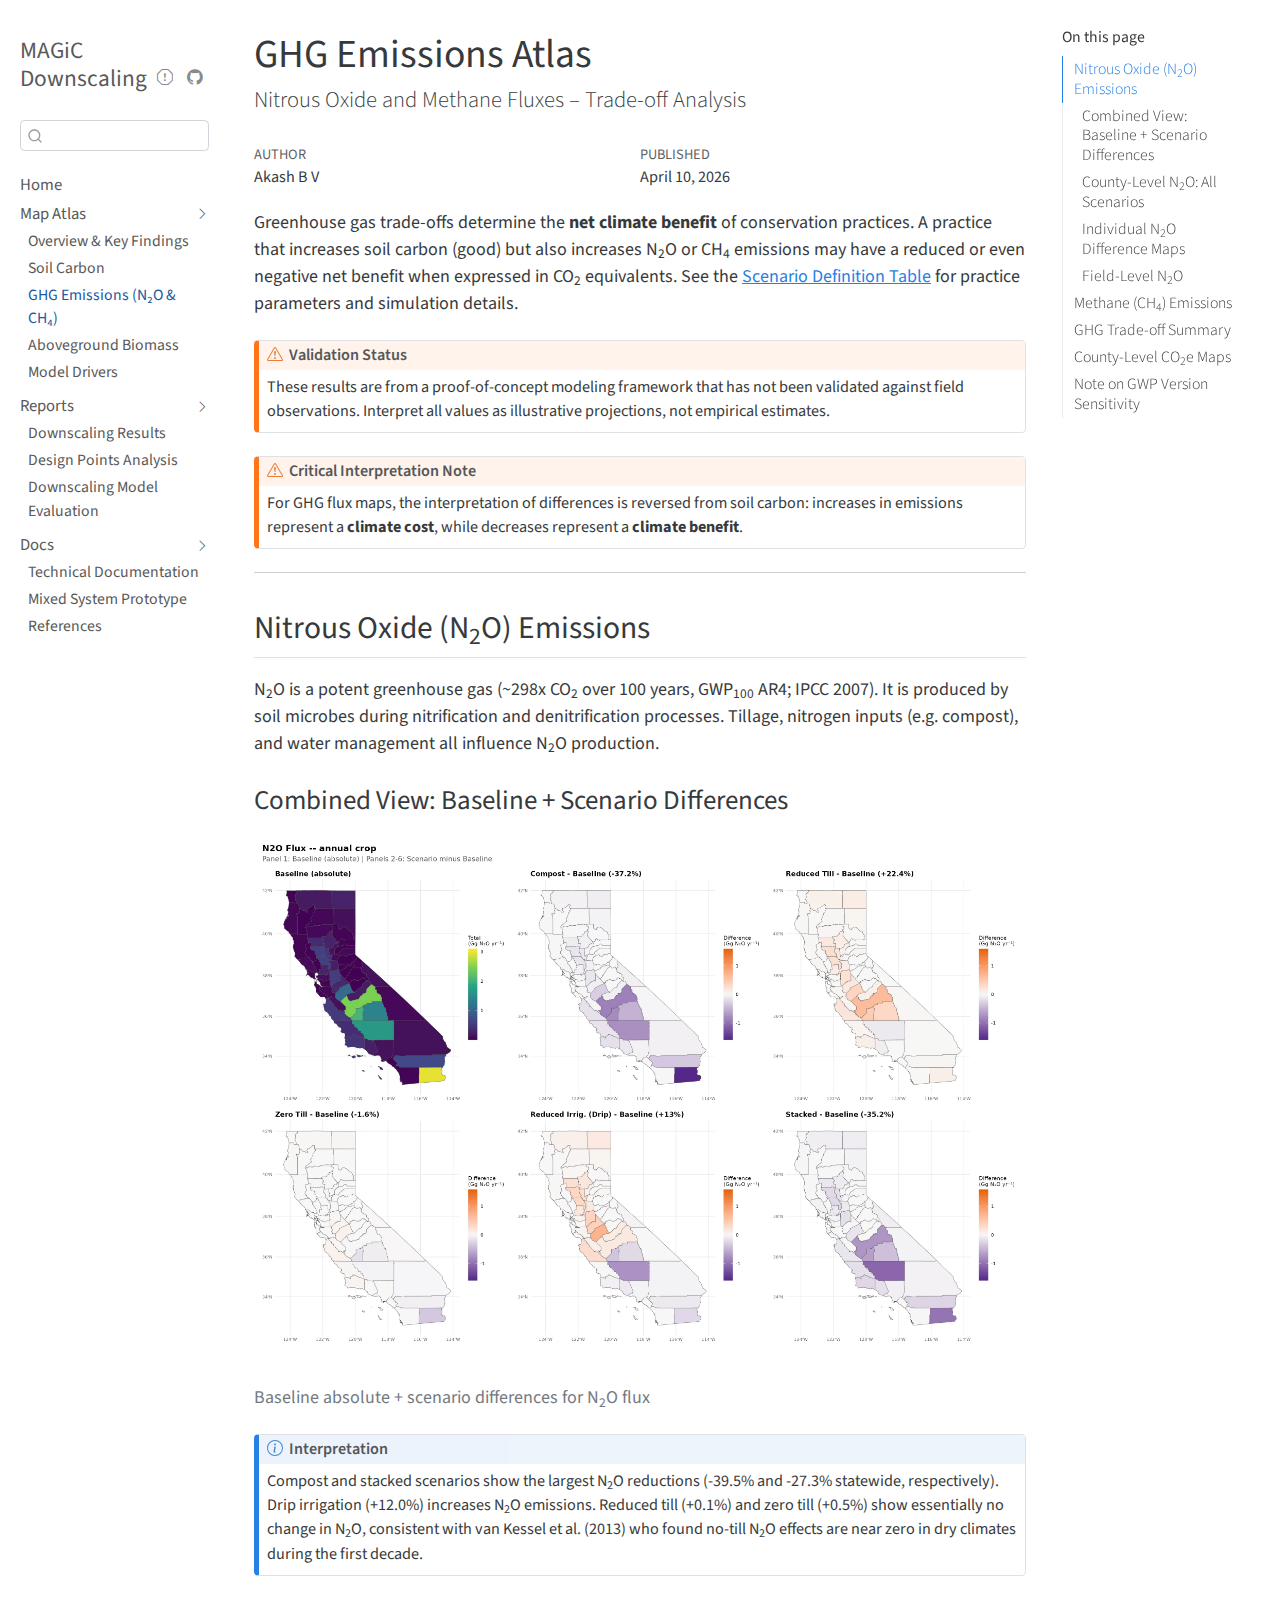
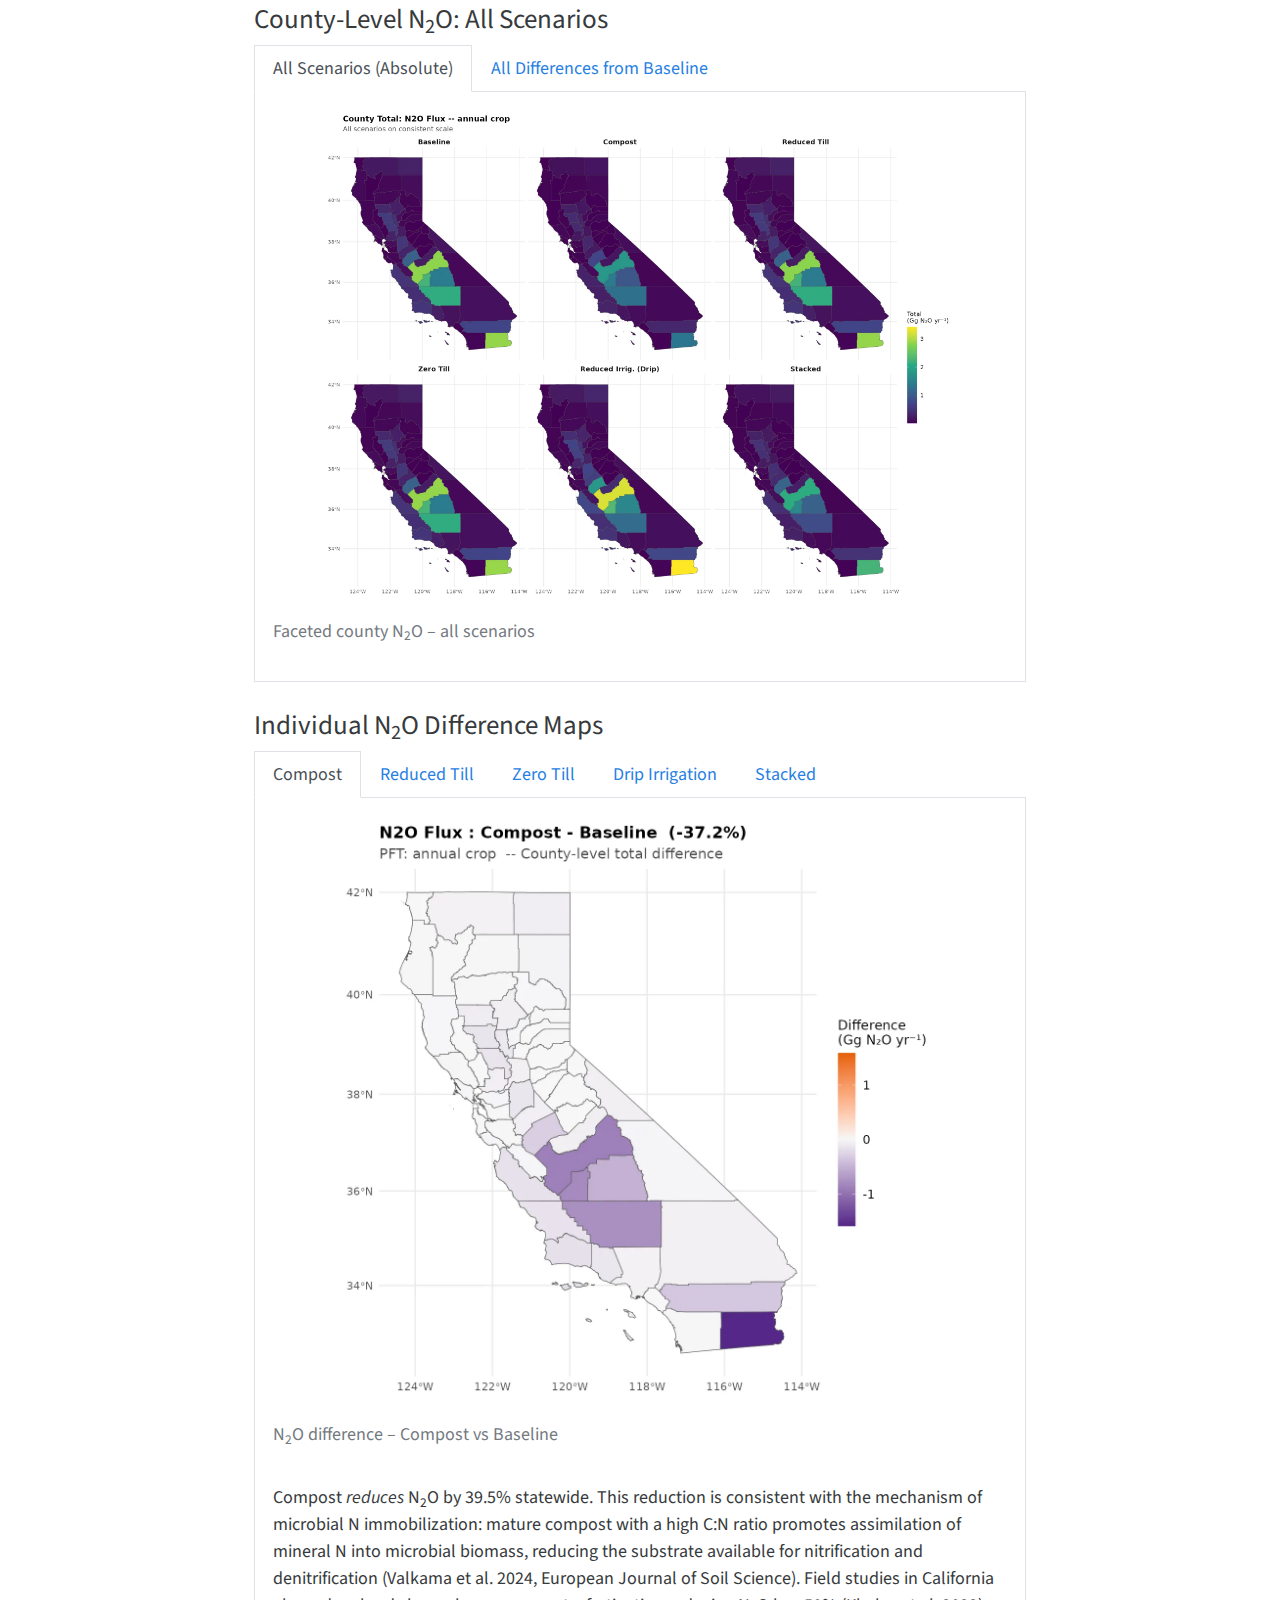
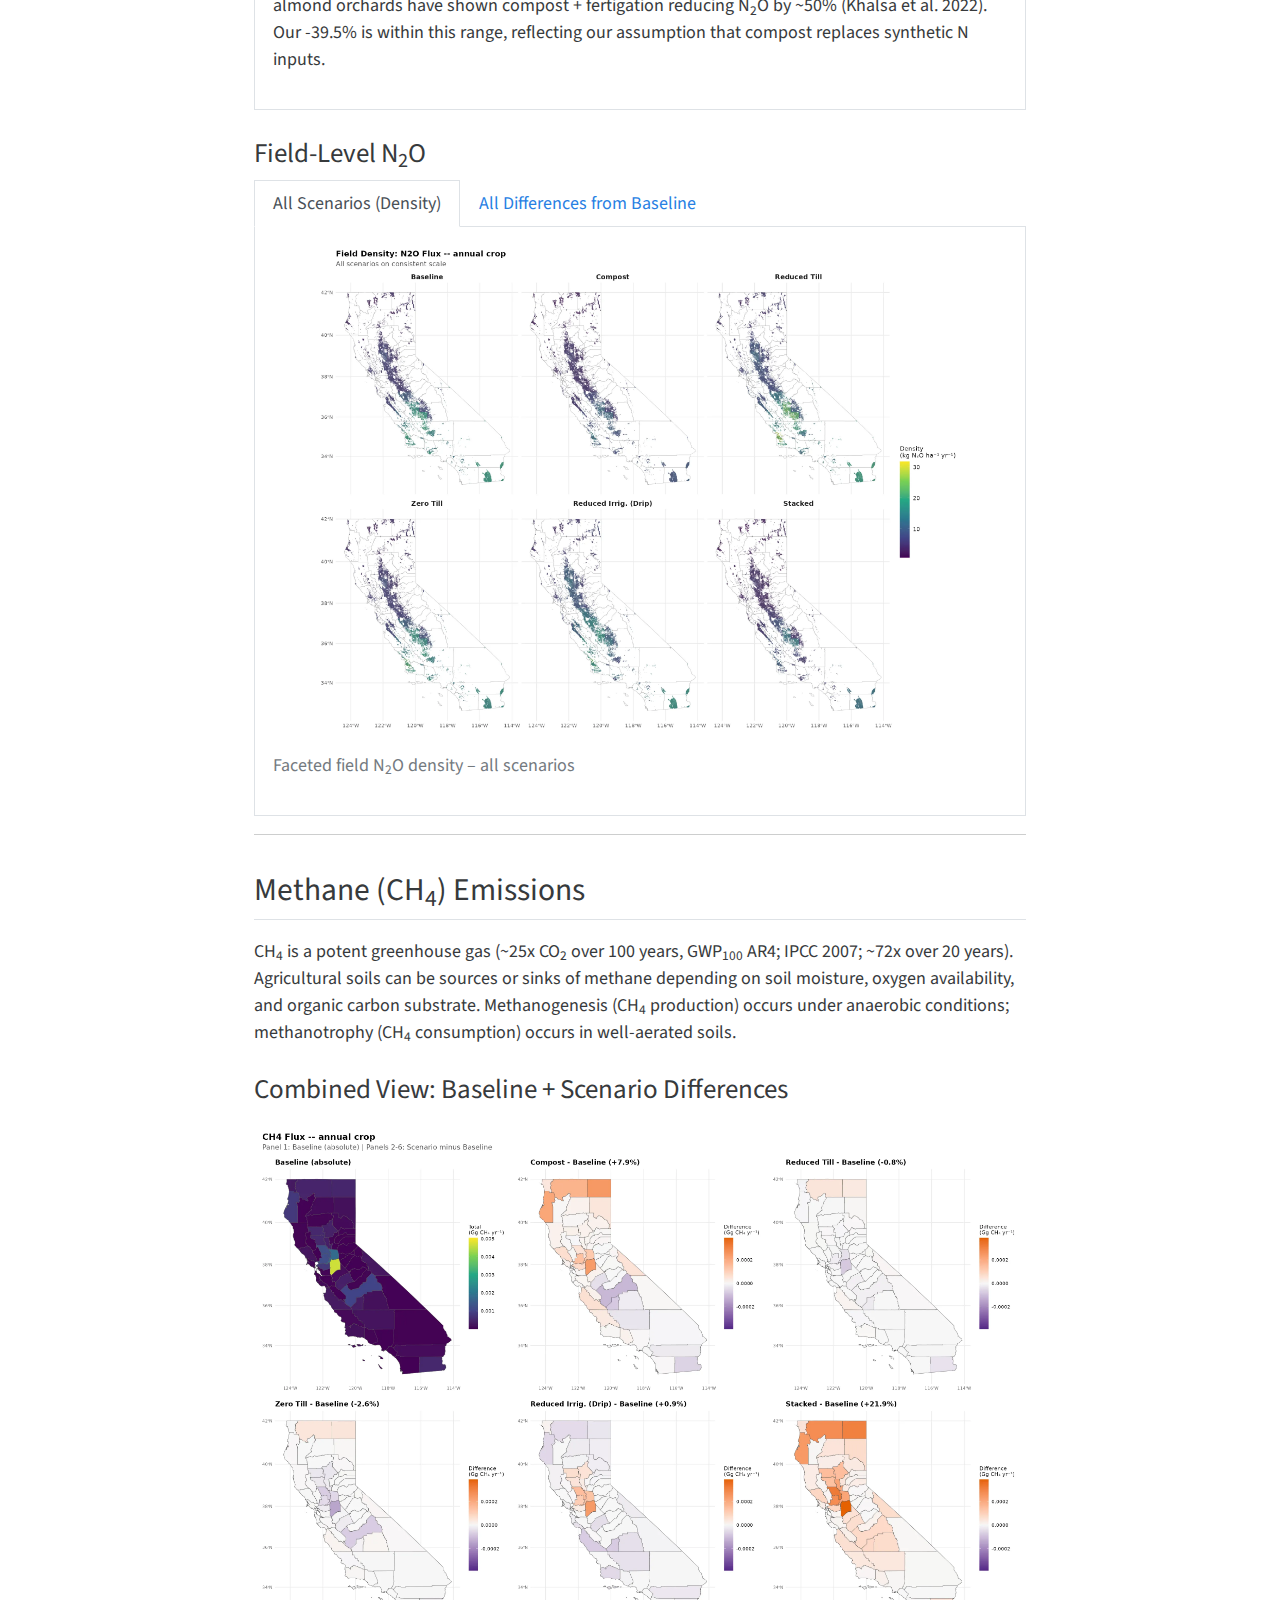
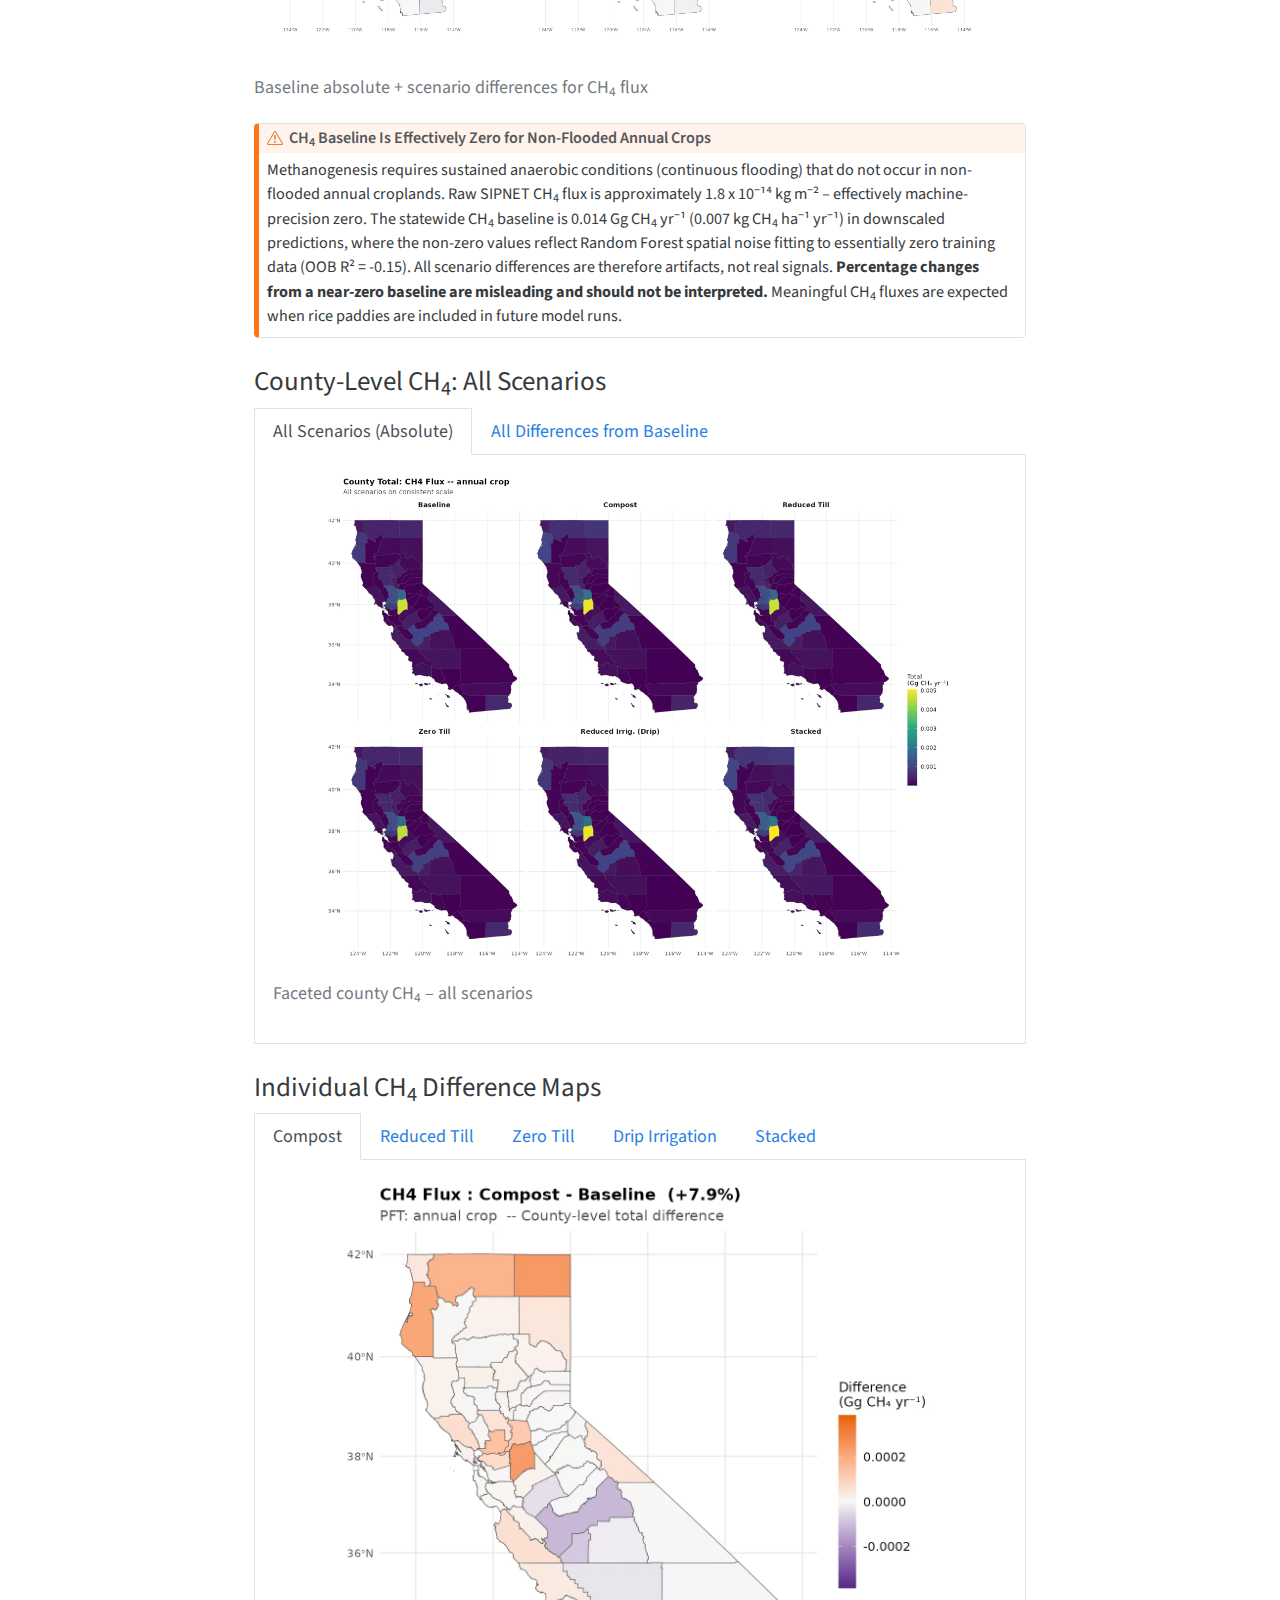
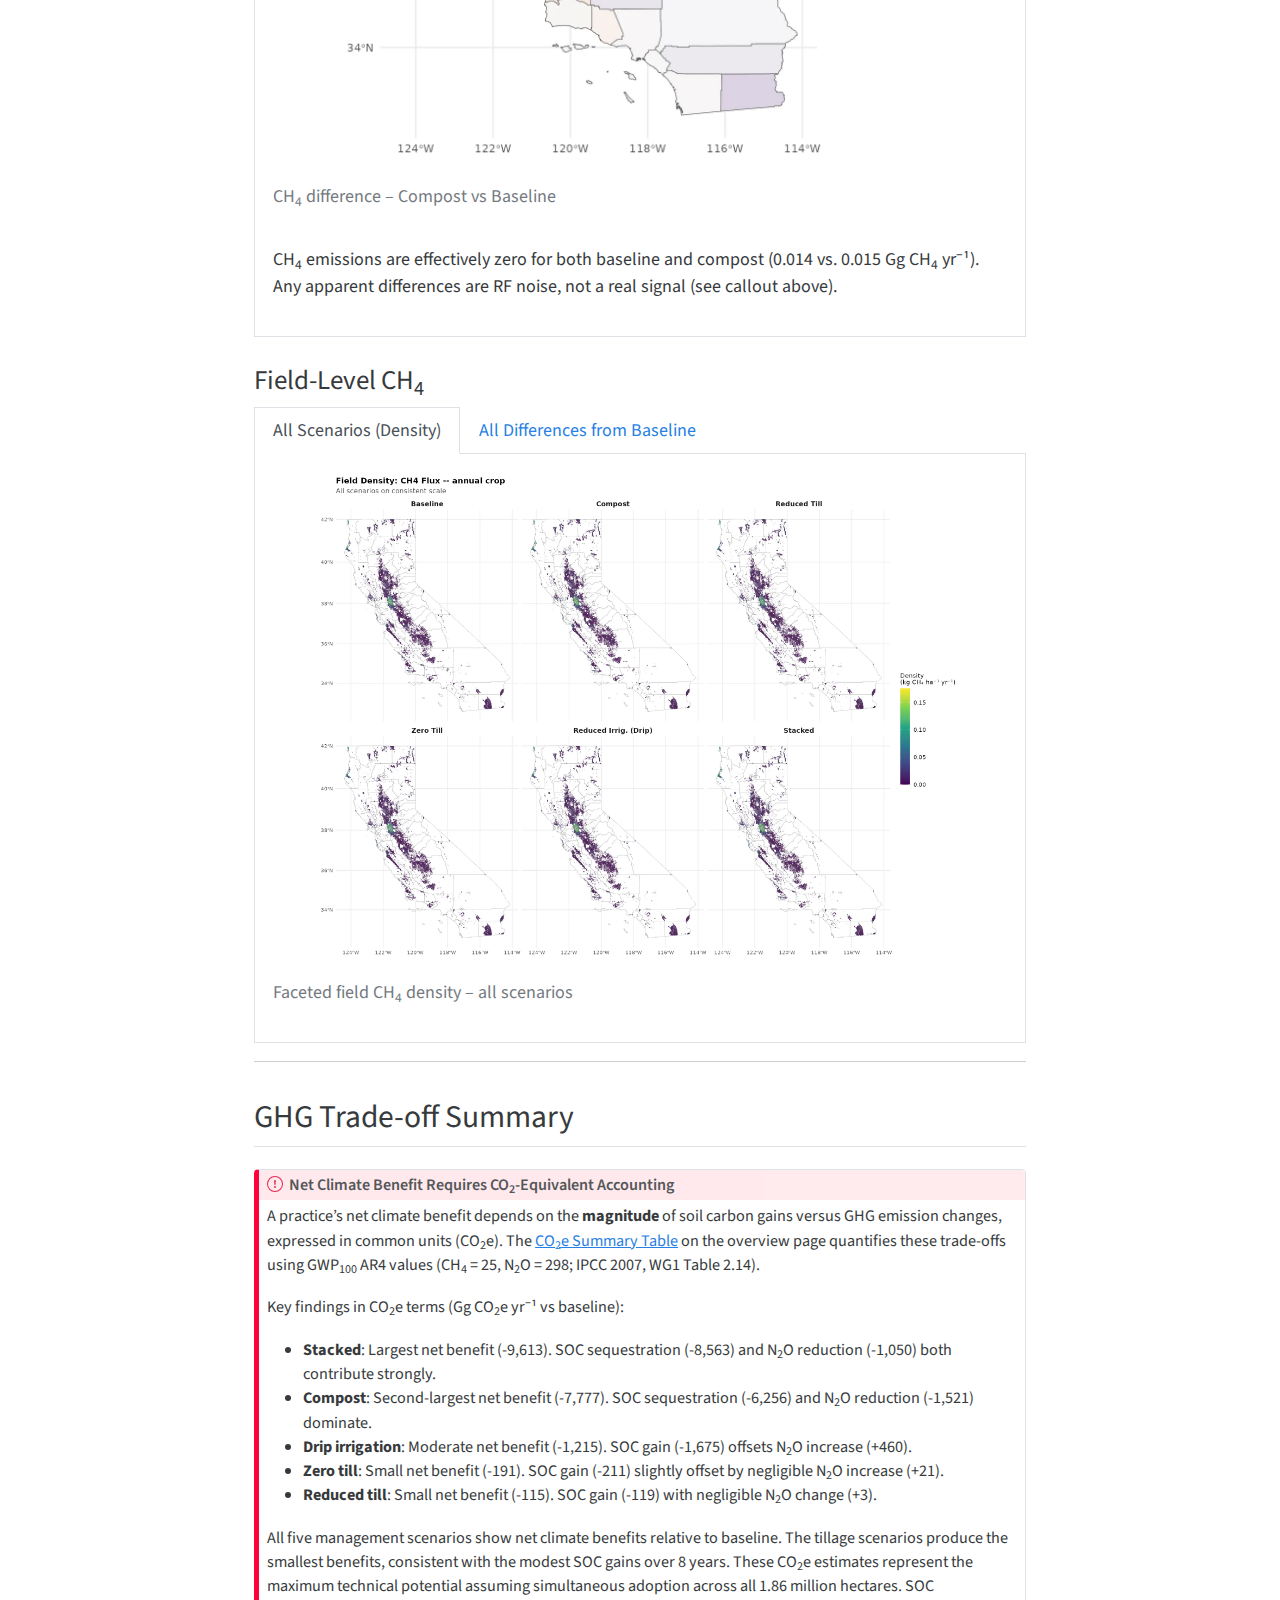
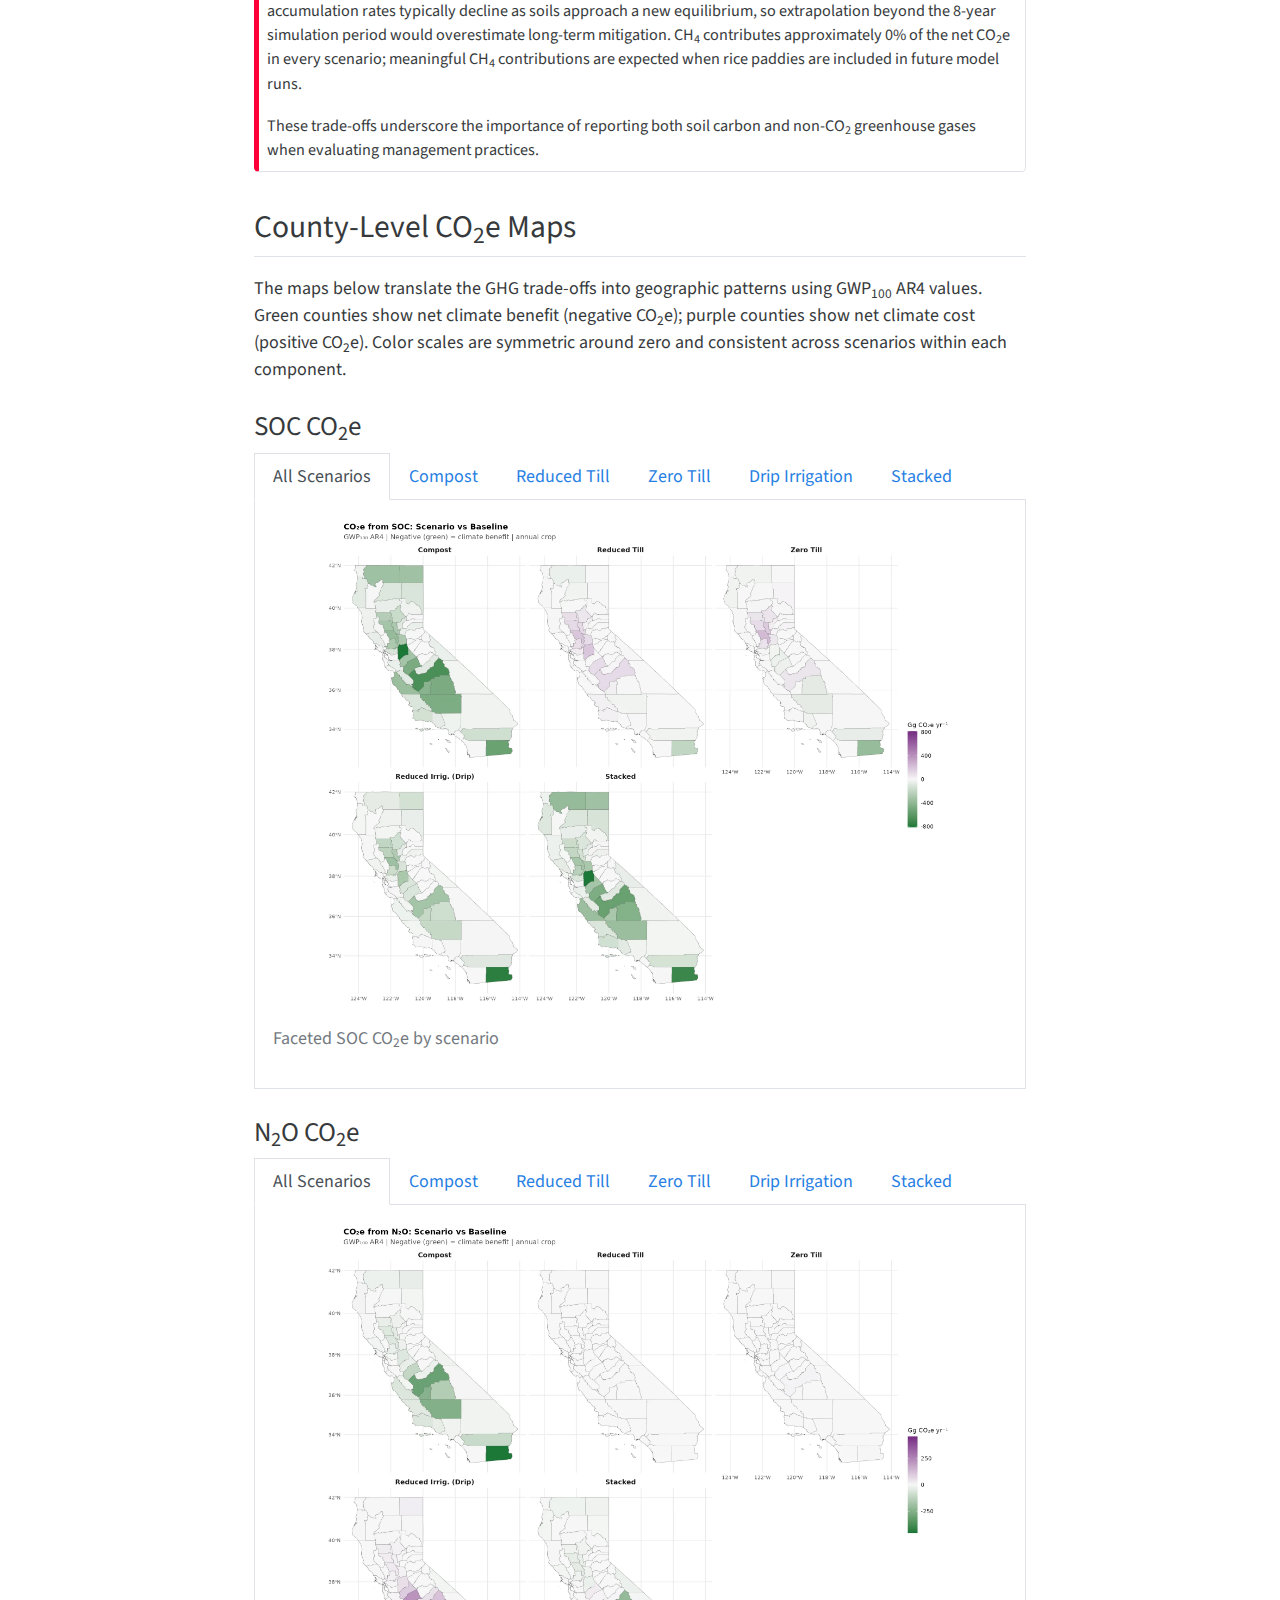
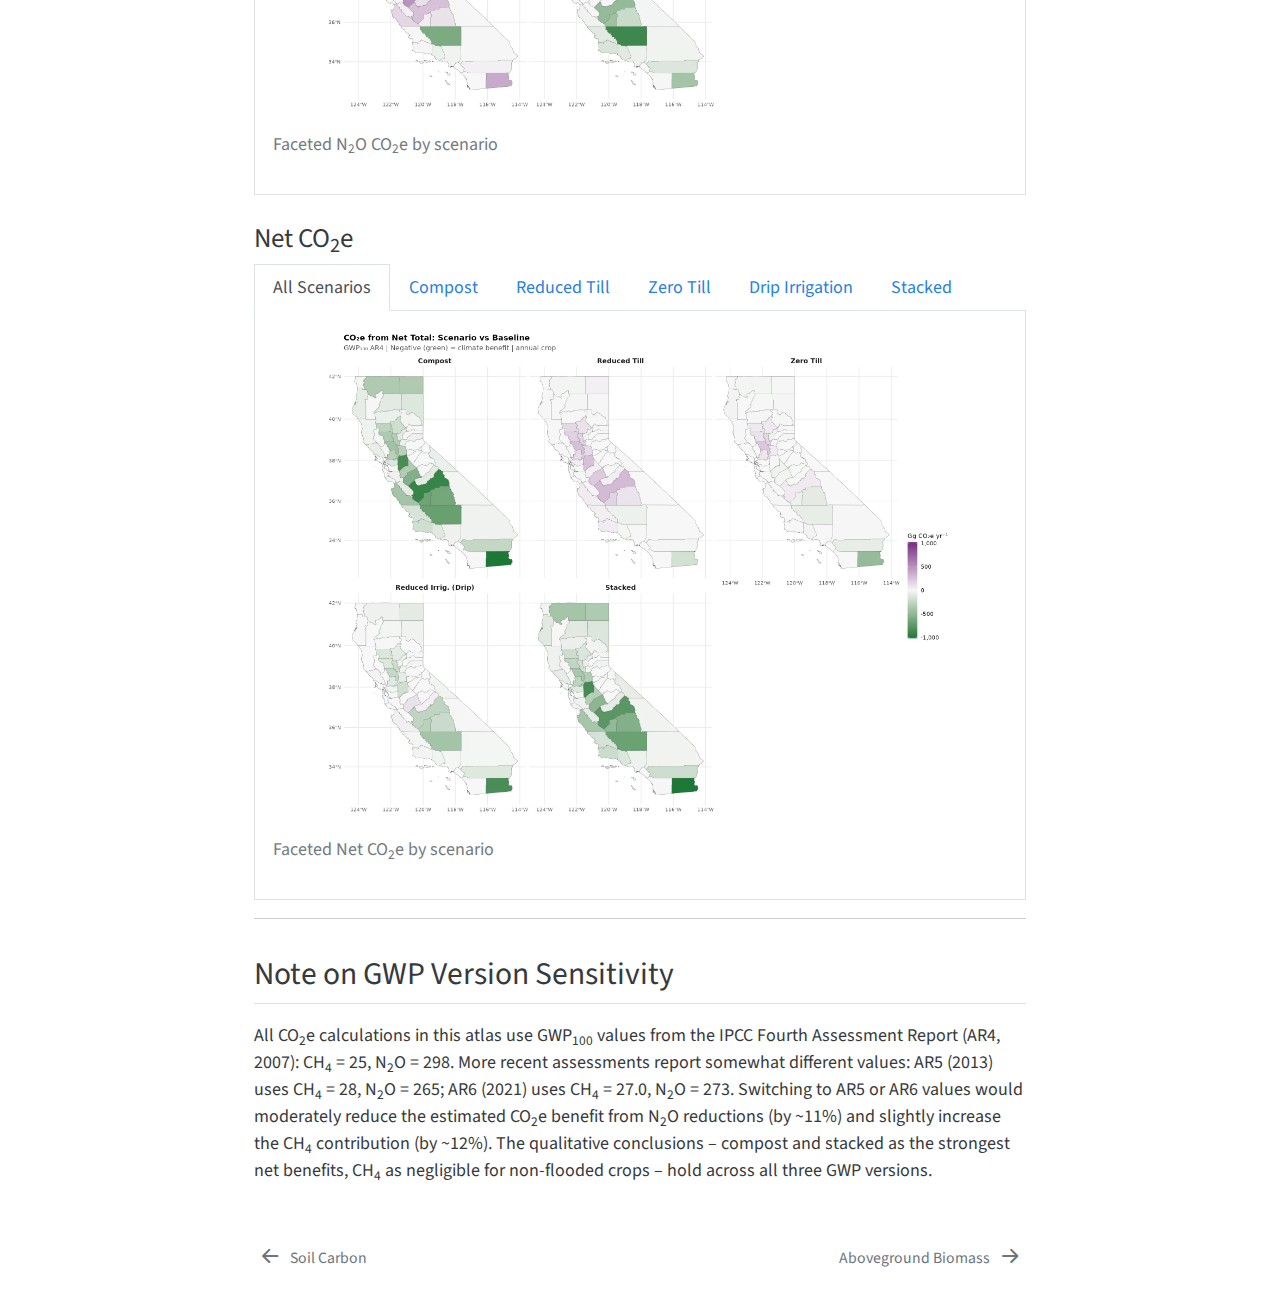
<file: reports/atlas_ghg_emissions.html>
<!DOCTYPE html>
<html xmlns="http://www.w3.org/1999/xhtml" lang="en" xml:lang="en"><head>

<meta charset="utf-8">
<meta name="generator" content="quarto-1.2.313">

<meta name="viewport" content="width=device-width, initial-scale=1.0, user-scalable=yes">

<meta name="author" content="Akash B V">
<meta name="dcterms.date" content="2026-04-10">

<title>MAGiC Downscaling - GHG Emissions Atlas</title>
<style>
code{white-space: pre-wrap;}
span.smallcaps{font-variant: small-caps;}
div.columns{display: flex; gap: min(4vw, 1.5em);}
div.column{flex: auto; overflow-x: auto;}
div.hanging-indent{margin-left: 1.5em; text-indent: -1.5em;}
ul.task-list{list-style: none;}
ul.task-list li input[type="checkbox"] {
  width: 0.8em;
  margin: 0 0.8em 0.2em -1.6em;
  vertical-align: middle;
}
</style>


<script src="../site_libs/quarto-nav/quarto-nav.js"></script>
<script src="../site_libs/quarto-nav/headroom.min.js"></script>
<script src="../site_libs/clipboard/clipboard.min.js"></script>
<script src="../site_libs/quarto-search/autocomplete.umd.js"></script>
<script src="../site_libs/quarto-search/fuse.min.js"></script>
<script src="../site_libs/quarto-search/quarto-search.js"></script>
<meta name="quarto:offset" content="../">
<link href="../reports/atlas_biomass.html" rel="next">
<link href="../reports/atlas_soil_carbon.html" rel="prev">
<script src="../site_libs/quarto-html/quarto.js"></script>
<script src="../site_libs/quarto-html/popper.min.js"></script>
<script src="../site_libs/quarto-html/tippy.umd.min.js"></script>
<script src="../site_libs/quarto-html/anchor.min.js"></script>
<link href="../site_libs/quarto-html/tippy.css" rel="stylesheet">
<link href="../site_libs/quarto-html/quarto-syntax-highlighting.css" rel="stylesheet" id="quarto-text-highlighting-styles">
<script src="../site_libs/bootstrap/bootstrap.min.js"></script>
<link href="../site_libs/bootstrap/bootstrap-icons.css" rel="stylesheet">
<link href="../site_libs/bootstrap/bootstrap.min.css" rel="stylesheet" id="quarto-bootstrap" data-mode="light">
<script src="../site_libs/quarto-contrib/glightbox/glightbox.min.js"></script>
<link href="../site_libs/quarto-contrib/glightbox/glightbox.min.css" rel="stylesheet">
<link href="../site_libs/quarto-contrib/glightbox/lightbox.css" rel="stylesheet">
<script id="quarto-search-options" type="application/json">{
  "location": "sidebar",
  "copy-button": false,
  "collapse-after": 3,
  "panel-placement": "start",
  "type": "textbox",
  "limit": 20,
  "language": {
    "search-no-results-text": "No results",
    "search-matching-documents-text": "matching documents",
    "search-copy-link-title": "Copy link to search",
    "search-hide-matches-text": "Hide additional matches",
    "search-more-match-text": "more match in this document",
    "search-more-matches-text": "more matches in this document",
    "search-clear-button-title": "Clear",
    "search-detached-cancel-button-title": "Cancel",
    "search-submit-button-title": "Submit"
  }
}</script>


</head>

<body class="nav-sidebar docked">

<div id="quarto-search-results"></div>
  <header id="quarto-header" class="headroom fixed-top">
  <nav class="quarto-secondary-nav" data-bs-toggle="collapse" data-bs-target="#quarto-sidebar" aria-controls="quarto-sidebar" aria-expanded="false" aria-label="Toggle sidebar navigation" onclick="if (window.quartoToggleHeadroom) { window.quartoToggleHeadroom(); }">
    <div class="container-fluid d-flex justify-content-between">
      <h1 class="quarto-secondary-nav-title">GHG Emissions Atlas</h1>
      <button type="button" class="quarto-btn-toggle btn" aria-label="Show secondary navigation">
        <i class="bi bi-chevron-right"></i>
      </button>
    </div>
  </nav>
</header>
<!-- content -->
<div id="quarto-content" class="quarto-container page-columns page-rows-contents page-layout-article">
<!-- sidebar -->
  <nav id="quarto-sidebar" class="sidebar collapse sidebar-navigation docked overflow-auto">
    <div class="pt-lg-2 mt-2 text-left sidebar-header">
    <div class="sidebar-title mb-0 py-0">
      <a href="../">MAGiC Downscaling</a> 
        <div class="sidebar-tools-main">
    <a href="" title="Status: Draft" class="sidebar-tool px-1"><i class="bi bi-exclamation-octagon"></i></a>
    <a href="https://github.com/ccmmf/downscaling" title="" class="sidebar-tool px-1"><i class="bi bi-github"></i></a>
</div>
    </div>
      </div>
      <div class="mt-2 flex-shrink-0 align-items-center">
        <div class="sidebar-search">
        <div id="quarto-search" class="" title="Search"></div>
        </div>
      </div>
    <div class="sidebar-menu-container"> 
    <ul class="list-unstyled mt-1">
        <li class="sidebar-item">
  <div class="sidebar-item-container"> 
  <a href="../index.html" class="sidebar-item-text sidebar-link">Home</a>
  </div>
</li>
        <li class="sidebar-item sidebar-item-section">
      <div class="sidebar-item-container"> 
            <a class="sidebar-item-text sidebar-link text-start" data-bs-toggle="collapse" data-bs-target="#quarto-sidebar-section-1" aria-expanded="true">Map Atlas</a>
          <a class="sidebar-item-toggle text-start" data-bs-toggle="collapse" data-bs-target="#quarto-sidebar-section-1" aria-expanded="true">
            <i class="bi bi-chevron-right ms-2"></i>
          </a> 
      </div>
      <ul id="quarto-sidebar-section-1" class="collapse list-unstyled sidebar-section depth1 show">  
          <li class="sidebar-item">
  <div class="sidebar-item-container"> 
  <a href="../reports/atlas_overview.html" class="sidebar-item-text sidebar-link">Overview &amp; Key Findings</a>
  </div>
</li>
          <li class="sidebar-item">
  <div class="sidebar-item-container"> 
  <a href="../reports/atlas_soil_carbon.html" class="sidebar-item-text sidebar-link">Soil Carbon</a>
  </div>
</li>
          <li class="sidebar-item">
  <div class="sidebar-item-container"> 
  <a href="../reports/atlas_ghg_emissions.html" class="sidebar-item-text sidebar-link active">GHG Emissions (N₂O &amp; CH₄)</a>
  </div>
</li>
          <li class="sidebar-item">
  <div class="sidebar-item-container"> 
  <a href="../reports/atlas_biomass.html" class="sidebar-item-text sidebar-link">Aboveground Biomass</a>
  </div>
</li>
          <li class="sidebar-item">
  <div class="sidebar-item-container"> 
  <a href="../reports/atlas_model_drivers.html" class="sidebar-item-text sidebar-link">Model Drivers</a>
  </div>
</li>
      </ul>
  </li>
        <li class="sidebar-item sidebar-item-section">
      <div class="sidebar-item-container"> 
            <a class="sidebar-item-text sidebar-link text-start" data-bs-toggle="collapse" data-bs-target="#quarto-sidebar-section-2" aria-expanded="true">Reports</a>
          <a class="sidebar-item-toggle text-start" data-bs-toggle="collapse" data-bs-target="#quarto-sidebar-section-2" aria-expanded="true">
            <i class="bi bi-chevron-right ms-2"></i>
          </a> 
      </div>
      <ul id="quarto-sidebar-section-2" class="collapse list-unstyled sidebar-section depth1 show">  
          <li class="sidebar-item">
  <div class="sidebar-item-container"> 
  <a href="../reports/downscaling_results.html" class="sidebar-item-text sidebar-link">Downscaling Results</a>
  </div>
</li>
          <li class="sidebar-item">
  <div class="sidebar-item-container"> 
  <a href="../reports/design_points_analysis.html" class="sidebar-item-text sidebar-link">Design Points Analysis</a>
  </div>
</li>
          <li class="sidebar-item">
  <div class="sidebar-item-container"> 
  <a href="../reports/variable_importance.html" class="sidebar-item-text sidebar-link">Downscaling Model Evaluation</a>
  </div>
</li>
      </ul>
  </li>
        <li class="sidebar-item sidebar-item-section">
      <div class="sidebar-item-container"> 
            <a class="sidebar-item-text sidebar-link text-start" data-bs-toggle="collapse" data-bs-target="#quarto-sidebar-section-3" aria-expanded="true">Docs</a>
          <a class="sidebar-item-toggle text-start" data-bs-toggle="collapse" data-bs-target="#quarto-sidebar-section-3" aria-expanded="true">
            <i class="bi bi-chevron-right ms-2"></i>
          </a> 
      </div>
      <ul id="quarto-sidebar-section-3" class="collapse list-unstyled sidebar-section depth1 show">  
          <li class="sidebar-item">
  <div class="sidebar-item-container"> 
  <a href="../docs/workflow_documentation.html" class="sidebar-item-text sidebar-link">Technical Documentation</a>
  </div>
</li>
          <li class="sidebar-item">
  <div class="sidebar-item-container"> 
  <a href="../docs/mixed_system_prototype.html" class="sidebar-item-text sidebar-link">Mixed System Prototype</a>
  </div>
</li>
          <li class="sidebar-item">
  <div class="sidebar-item-container"> 
  <a href="../docs/references.html" class="sidebar-item-text sidebar-link">References</a>
  </div>
</li>
      </ul>
  </li>
    </ul>
    </div>
</nav>
<!-- margin-sidebar -->
    <div id="quarto-margin-sidebar" class="sidebar margin-sidebar">
        <nav id="TOC" role="doc-toc" class="toc-active">
    <h2 id="toc-title">On this page</h2>
   
  <ul>
  <li><a href="#nitrous-oxide-n2o-emissions" id="toc-nitrous-oxide-n2o-emissions" class="nav-link active" data-scroll-target="#nitrous-oxide-n2o-emissions">Nitrous Oxide (N<sub>2</sub>O) Emissions</a>
  <ul class="collapse">
  <li><a href="#combined-view-baseline-scenario-differences" id="toc-combined-view-baseline-scenario-differences" class="nav-link" data-scroll-target="#combined-view-baseline-scenario-differences">Combined View: Baseline + Scenario Differences</a></li>
  <li><a href="#county-level-n2o-all-scenarios" id="toc-county-level-n2o-all-scenarios" class="nav-link" data-scroll-target="#county-level-n2o-all-scenarios">County-Level N<sub>2</sub>O: All Scenarios</a></li>
  <li><a href="#individual-n2o-difference-maps" id="toc-individual-n2o-difference-maps" class="nav-link" data-scroll-target="#individual-n2o-difference-maps">Individual N<sub>2</sub>O Difference Maps</a></li>
  <li><a href="#field-level-n2o" id="toc-field-level-n2o" class="nav-link" data-scroll-target="#field-level-n2o">Field-Level N<sub>2</sub>O</a></li>
  </ul></li>
  <li><a href="#methane-ch4-emissions" id="toc-methane-ch4-emissions" class="nav-link" data-scroll-target="#methane-ch4-emissions">Methane (CH<sub>4</sub>) Emissions</a>
  <ul class="collapse">
  <li><a href="#combined-view-baseline-scenario-differences-1" id="toc-combined-view-baseline-scenario-differences-1" class="nav-link" data-scroll-target="#combined-view-baseline-scenario-differences-1">Combined View: Baseline + Scenario Differences</a></li>
  <li><a href="#county-level-ch4-all-scenarios" id="toc-county-level-ch4-all-scenarios" class="nav-link" data-scroll-target="#county-level-ch4-all-scenarios">County-Level CH<sub>4</sub>: All Scenarios</a></li>
  <li><a href="#individual-ch4-difference-maps" id="toc-individual-ch4-difference-maps" class="nav-link" data-scroll-target="#individual-ch4-difference-maps">Individual CH<sub>4</sub> Difference Maps</a></li>
  <li><a href="#field-level-ch4" id="toc-field-level-ch4" class="nav-link" data-scroll-target="#field-level-ch4">Field-Level CH<sub>4</sub></a></li>
  </ul></li>
  <li><a href="#ghg-trade-off-summary" id="toc-ghg-trade-off-summary" class="nav-link" data-scroll-target="#ghg-trade-off-summary">GHG Trade-off Summary</a></li>
  <li><a href="#county-level-co2e-maps" id="toc-county-level-co2e-maps" class="nav-link" data-scroll-target="#county-level-co2e-maps">County-Level CO<sub>2</sub>e Maps</a>
  <ul class="collapse">
  <li><a href="#soc-co2e" id="toc-soc-co2e" class="nav-link" data-scroll-target="#soc-co2e">SOC CO<sub>2</sub>e</a></li>
  <li><a href="#n2o-co2e" id="toc-n2o-co2e" class="nav-link" data-scroll-target="#n2o-co2e">N<sub>2</sub>O CO<sub>2</sub>e</a></li>
  <li><a href="#net-co2e" id="toc-net-co2e" class="nav-link" data-scroll-target="#net-co2e">Net CO<sub>2</sub>e</a></li>
  </ul></li>
  <li><a href="#note-on-gwp-version-sensitivity" id="toc-note-on-gwp-version-sensitivity" class="nav-link" data-scroll-target="#note-on-gwp-version-sensitivity">Note on GWP Version Sensitivity</a></li>
  </ul>
</nav>
    </div>
<!-- main -->
<main class="content" id="quarto-document-content">

<header id="title-block-header" class="quarto-title-block default">
<div class="quarto-title">
<h1 class="title d-none d-lg-block">GHG Emissions Atlas</h1>
<p class="subtitle lead">Nitrous Oxide and Methane Fluxes – Trade-off Analysis</p>
</div>



<div class="quarto-title-meta">

    <div>
    <div class="quarto-title-meta-heading">Author</div>
    <div class="quarto-title-meta-contents">
             <p>Akash B V </p>
          </div>
  </div>
    
    <div>
    <div class="quarto-title-meta-heading">Published</div>
    <div class="quarto-title-meta-contents">
      <p class="date">April 10, 2026</p>
    </div>
  </div>
  
    
  </div>
  

</header>

<p>Greenhouse gas trade-offs determine the <strong>net climate benefit</strong> of conservation practices. A practice that increases soil carbon (good) but also increases N<sub>2</sub>O or CH<sub>4</sub> emissions may have a reduced or even negative net benefit when expressed in CO<sub>2</sub> equivalents. See the <a href="../reports/atlas_overview.html#tbl-scenario-def">Scenario Definition Table</a> for practice parameters and simulation details.</p>
<div class="callout-warning callout callout-style-default callout-captioned">
<div class="callout-header d-flex align-content-center">
<div class="callout-icon-container">
<i class="callout-icon"></i>
</div>
<div class="callout-caption-container flex-fill">
Validation Status
</div>
</div>
<div class="callout-body-container callout-body">
<p>These results are from a proof-of-concept modeling framework that has not been validated against field observations. Interpret all values as illustrative projections, not empirical estimates.</p>
</div>
</div>
<div class="callout-warning callout callout-style-default callout-captioned">
<div class="callout-header d-flex align-content-center">
<div class="callout-icon-container">
<i class="callout-icon"></i>
</div>
<div class="callout-caption-container flex-fill">
Critical Interpretation Note
</div>
</div>
<div class="callout-body-container callout-body">
<p>For GHG flux maps, the interpretation of differences is reversed from soil carbon: increases in emissions represent a <strong>climate cost</strong>, while decreases represent a <strong>climate benefit</strong>.</p>
</div>
</div>
<hr>
<section id="nitrous-oxide-n2o-emissions" class="level2">
<h2 class="anchored" data-anchor-id="nitrous-oxide-n2o-emissions">Nitrous Oxide (N<sub>2</sub>O) Emissions</h2>
<p>N<sub>2</sub>O is a potent greenhouse gas (~298x CO<sub>2</sub> over 100 years, GWP<sub>100</sub> AR4; IPCC 2007). It is produced by soil microbes during nitrification and denitrification processes. Tillage, nitrogen inputs (e.g.&nbsp;compost), and water management all influence N<sub>2</sub>O production.</p>
<section id="combined-view-baseline-scenario-differences" class="level3">
<h3 class="anchored" data-anchor-id="combined-view-baseline-scenario-differences">Combined View: Baseline + Scenario Differences</h3>
<div class="quarto-figure quarto-figure-center">
<figure class="figure">
<p><a href="../figures/mixed_county_annual_crop_N2O_flux_baseline_plus_diffs.webp" class="lightbox" data-gallery="n2o-mixed" title="Baseline absolute + scenario differences for N2O flux"><img src="../figures/mixed_county_annual_crop_N2O_flux_baseline_plus_diffs.webp" class="img-fluid figure-img" alt="Combined view showing baseline N2O emissions alongside scenario differences"></a></p>
<p></p><figcaption class="figure-caption">Baseline absolute + scenario differences for N<sub>2</sub>O flux</figcaption><p></p>
</figure>
</div>
<div class="callout-note callout callout-style-default callout-captioned">
<div class="callout-header d-flex align-content-center">
<div class="callout-icon-container">
<i class="callout-icon"></i>
</div>
<div class="callout-caption-container flex-fill">
Interpretation
</div>
</div>
<div class="callout-body-container callout-body">
<p>Compost and stacked scenarios show the largest N<sub>2</sub>O reductions (-39.5% and -27.3% statewide, respectively). Drip irrigation (+12.0%) increases N<sub>2</sub>O emissions. Reduced till (+0.1%) and zero till (+0.5%) show essentially no change in N<sub>2</sub>O, consistent with van Kessel et al.&nbsp;(2013) who found no-till N<sub>2</sub>O effects are near zero in dry climates during the first decade.</p>
</div>
</div>
</section>
<section id="county-level-n2o-all-scenarios" class="level3">
<h3 class="anchored" data-anchor-id="county-level-n2o-all-scenarios">County-Level N<sub>2</sub>O: All Scenarios</h3>
<div class="panel-tabset">
<ul class="nav nav-tabs" role="tablist"><li class="nav-item" role="presentation"><a class="nav-link active" id="tabset-1-1-tab" data-bs-toggle="tab" data-bs-target="#tabset-1-1" role="tab" aria-controls="tabset-1-1" aria-selected="true" aria-current="page">All Scenarios (Absolute)</a></li><li class="nav-item" role="presentation"><a class="nav-link" id="tabset-1-2-tab" data-bs-toggle="tab" data-bs-target="#tabset-1-2" role="tab" aria-controls="tabset-1-2" aria-selected="false">All Differences from Baseline</a></li></ul>
<div class="tab-content">
<div id="tabset-1-1" class="tab-pane active" role="tabpanel" aria-labelledby="tabset-1-1-tab">
<div class="quarto-figure quarto-figure-center">
<figure class="figure">
<p><a href="../figures/facet_county_annual_crop_N2O_flux_stock_comparison.webp" class="lightbox" data-gallery="n2o-county" title="Faceted county N2O – all scenarios"><img src="../figures/facet_county_annual_crop_N2O_flux_stock_comparison.webp" class="img-fluid figure-img" alt="Faceted county-level N2O flux maps for all scenarios"></a></p>
<p></p><figcaption class="figure-caption">Faceted county N<sub>2</sub>O – all scenarios</figcaption><p></p>
</figure>
</div>
</div>
<div id="tabset-1-2" class="tab-pane" role="tabpanel" aria-labelledby="tabset-1-2-tab">
<div class="quarto-figure quarto-figure-center">
<figure class="figure">
<p><a href="../figures/facet_diff_county_annual_crop_N2O_flux_vs_baseline.webp" class="lightbox" data-gallery="n2o-county-diff" title="Faceted county N2O differences"><img src="../figures/facet_diff_county_annual_crop_N2O_flux_vs_baseline.webp" class="img-fluid figure-img" alt="Faceted county-level N2O difference maps"></a></p>
<p></p><figcaption class="figure-caption">Faceted county N<sub>2</sub>O differences</figcaption><p></p>
</figure>
</div>
</div>
</div>
</div>
</section>
<section id="individual-n2o-difference-maps" class="level3 tabset">
<h3 class="tabset anchored" data-anchor-id="individual-n2o-difference-maps">Individual N<sub>2</sub>O Difference Maps</h3>
<div class="panel-tabset">
<ul class="nav nav-tabs" role="tablist"><li class="nav-item" role="presentation"><a class="nav-link active" id="tabset-2-1-tab" data-bs-toggle="tab" data-bs-target="#tabset-2-1" role="tab" aria-controls="tabset-2-1" aria-selected="true">Compost</a></li><li class="nav-item" role="presentation"><a class="nav-link" id="tabset-2-2-tab" data-bs-toggle="tab" data-bs-target="#tabset-2-2" role="tab" aria-controls="tabset-2-2" aria-selected="false">Reduced Till</a></li><li class="nav-item" role="presentation"><a class="nav-link" id="tabset-2-3-tab" data-bs-toggle="tab" data-bs-target="#tabset-2-3" role="tab" aria-controls="tabset-2-3" aria-selected="false">Zero Till</a></li><li class="nav-item" role="presentation"><a class="nav-link" id="tabset-2-4-tab" data-bs-toggle="tab" data-bs-target="#tabset-2-4" role="tab" aria-controls="tabset-2-4" aria-selected="false">Drip Irrigation</a></li><li class="nav-item" role="presentation"><a class="nav-link" id="tabset-2-5-tab" data-bs-toggle="tab" data-bs-target="#tabset-2-5" role="tab" aria-controls="tabset-2-5" aria-selected="false">Stacked</a></li></ul>
<div class="tab-content">
<div id="tabset-2-1" class="tab-pane active" role="tabpanel" aria-labelledby="tabset-2-1-tab">
<div class="quarto-figure quarto-figure-center">
<figure class="figure">
<p><a href="../figures/diff_county_compost_annual_crop_N2O_flux_vs_baseline.webp" class="lightbox" data-gallery="n2o-diff" title="N2O difference – Compost vs Baseline"><img src="../figures/diff_county_compost_annual_crop_N2O_flux_vs_baseline.webp" class="img-fluid figure-img" alt="Compost minus baseline N2O flux difference map"></a></p>
<p></p><figcaption class="figure-caption">N<sub>2</sub>O difference – Compost vs Baseline</figcaption><p></p>
</figure>
</div>
<p>Compost <em>reduces</em> N<sub>2</sub>O by 39.5% statewide. This reduction is consistent with the mechanism of microbial N immobilization: mature compost with a high C:N ratio promotes assimilation of mineral N into microbial biomass, reducing the substrate available for nitrification and denitrification (Valkama et al.&nbsp;2024, European Journal of Soil Science). Field studies in California almond orchards have shown compost + fertigation reducing N<sub>2</sub>O by ~50% (Khalsa et al.&nbsp;2022). Our -39.5% is within this range, reflecting our assumption that compost replaces synthetic N inputs.</p>
</div>
<div id="tabset-2-2" class="tab-pane" role="tabpanel" aria-labelledby="tabset-2-2-tab">
<div class="quarto-figure quarto-figure-center">
<figure class="figure">
<p><a href="../figures/diff_county_reduced_till_annual_crop_N2O_flux_vs_baseline.webp" class="lightbox" data-gallery="n2o-diff" title="N2O difference – Reduced Till vs Baseline"><img src="../figures/diff_county_reduced_till_annual_crop_N2O_flux_vs_baseline.webp" class="img-fluid figure-img" alt="Reduced till minus baseline N2O flux difference map"></a></p>
<p></p><figcaption class="figure-caption">N<sub>2</sub>O difference – Reduced Till vs Baseline</figcaption><p></p>
</figure>
</div>
<p>Essentially no change (+0.1%). The near-zero N<sub>2</sub>O response to tillage reduction is consistent with the van Kessel et al.&nbsp;(2013) meta-analysis, which found that N<sub>2</sub>O effects of no-till are highly variable and near zero in dry climates during the first decade of adoption.</p>
</div>
<div id="tabset-2-3" class="tab-pane" role="tabpanel" aria-labelledby="tabset-2-3-tab">
<div class="quarto-figure quarto-figure-center">
<figure class="figure">
<p><a href="../figures/diff_county_zero_till_annual_crop_N2O_flux_vs_baseline.webp" class="lightbox" data-gallery="n2o-diff" title="N2O difference – Zero Till vs Baseline"><img src="../figures/diff_county_zero_till_annual_crop_N2O_flux_vs_baseline.webp" class="img-fluid figure-img" alt="Zero till minus baseline N2O flux difference map"></a></p>
<p></p><figcaption class="figure-caption">N<sub>2</sub>O difference – Zero Till vs Baseline</figcaption><p></p>
</figure>
</div>
<p>Essentially no change (+0.5%). Similar to reduced till, the N<sub>2</sub>O response to zero tillage is negligible over 8 years in California’s semi-arid climate.</p>
</div>
<div id="tabset-2-4" class="tab-pane" role="tabpanel" aria-labelledby="tabset-2-4-tab">
<div class="quarto-figure quarto-figure-center">
<figure class="figure">
<p><a href="../figures/diff_county_reduced_irrig_drip_annual_crop_N2O_flux_vs_baseline.webp" class="lightbox" data-gallery="n2o-diff" title="N2O difference – Drip Irrigation vs Baseline"><img src="../figures/diff_county_reduced_irrig_drip_annual_crop_N2O_flux_vs_baseline.webp" class="img-fluid figure-img" alt="Drip irrigation minus baseline N2O flux difference map"></a></p>
<p></p><figcaption class="figure-caption">N<sub>2</sub>O difference – Drip Irrigation vs Baseline</figcaption><p></p>
</figure>
</div>
<p>Increase (+12.0%). The modeled N<sub>2</sub>O increase under drip irrigation reflects SIPNET’s representation of intermediate soil moisture conditions that can favor nitrification pathways. This result should be interpreted with caution, as field studies report mixed findings depending on fertilizer type, application frequency, and soil conditions (Kuang et al.&nbsp;2021, Global Change Biology). Some California field studies have shown drip + fertigation reducing N<sub>2</sub>O in tomato systems (Kennedy et al.&nbsp;2013), while others show increases when fertigation concentrates N in the root zone.</p>
</div>
<div id="tabset-2-5" class="tab-pane" role="tabpanel" aria-labelledby="tabset-2-5-tab">
<div class="quarto-figure quarto-figure-center">
<figure class="figure">
<p><a href="../figures/diff_county_stacked_annual_crop_N2O_flux_vs_baseline.webp" class="lightbox" data-gallery="n2o-diff" title="N2O difference – Stacked vs Baseline"><img src="../figures/diff_county_stacked_annual_crop_N2O_flux_vs_baseline.webp" class="img-fluid figure-img" alt="Stacked minus baseline N2O flux difference map"></a></p>
<p></p><figcaption class="figure-caption">N<sub>2</sub>O difference – Stacked vs Baseline</figcaption><p></p>
</figure>
</div>
<p>Large reduction (-27.3%). The stacked scenario combines compost’s N immobilization effect with drip irrigation’s moisture regulation, producing a net N<sub>2</sub>O reduction dominated by the compost mechanism. The smaller magnitude compared to compost alone (-39.5%) reflects the partially offsetting N<sub>2</sub>O increase from drip irrigation (+12.0%).</p>
</div>
</div>
</div>
</section>
<section id="field-level-n2o" class="level3">
<h3 class="anchored" data-anchor-id="field-level-n2o">Field-Level N<sub>2</sub>O</h3>
<div class="panel-tabset">
<ul class="nav nav-tabs" role="tablist"><li class="nav-item" role="presentation"><a class="nav-link active" id="tabset-3-1-tab" data-bs-toggle="tab" data-bs-target="#tabset-3-1" role="tab" aria-controls="tabset-3-1" aria-selected="true">All Scenarios (Density)</a></li><li class="nav-item" role="presentation"><a class="nav-link" id="tabset-3-2-tab" data-bs-toggle="tab" data-bs-target="#tabset-3-2" role="tab" aria-controls="tabset-3-2" aria-selected="false">All Differences from Baseline</a></li></ul>
<div class="tab-content">
<div id="tabset-3-1" class="tab-pane active" role="tabpanel" aria-labelledby="tabset-3-1-tab">
<div class="quarto-figure quarto-figure-center">
<figure class="figure">
<p><a href="../figures/facet_field_annual_crop_N2O_flux_density_comparison.webp" class="lightbox" data-gallery="n2o-field" title="Faceted field N2O density – all scenarios"><img src="../figures/facet_field_annual_crop_N2O_flux_density_comparison.webp" class="img-fluid figure-img" alt="Faceted field-level N2O flux density maps"></a></p>
<p></p><figcaption class="figure-caption">Faceted field N<sub>2</sub>O density – all scenarios</figcaption><p></p>
</figure>
</div>
</div>
<div id="tabset-3-2" class="tab-pane" role="tabpanel" aria-labelledby="tabset-3-2-tab">
<div class="quarto-figure quarto-figure-center">
<figure class="figure">
<p><a href="../figures/facet_diff_field_annual_crop_N2O_flux_vs_baseline.webp" class="lightbox" data-gallery="n2o-field-diff" title="Faceted field N2O differences"><img src="../figures/facet_diff_field_annual_crop_N2O_flux_vs_baseline.webp" class="img-fluid figure-img" alt="Faceted field-level N2O difference maps"></a></p>
<p></p><figcaption class="figure-caption">Faceted field N<sub>2</sub>O differences</figcaption><p></p>
</figure>
</div>
</div>
</div>
</div>
<hr>
</section>
</section>
<section id="methane-ch4-emissions" class="level2">
<h2 class="anchored" data-anchor-id="methane-ch4-emissions">Methane (CH<sub>4</sub>) Emissions</h2>
<p>CH<sub>4</sub> is a potent greenhouse gas (~25x CO<sub>2</sub> over 100 years, GWP<sub>100</sub> AR4; IPCC 2007; ~72x over 20 years). Agricultural soils can be sources or sinks of methane depending on soil moisture, oxygen availability, and organic carbon substrate. Methanogenesis (CH<sub>4</sub> production) occurs under anaerobic conditions; methanotrophy (CH<sub>4</sub> consumption) occurs in well-aerated soils.</p>
<section id="combined-view-baseline-scenario-differences-1" class="level3">
<h3 class="anchored" data-anchor-id="combined-view-baseline-scenario-differences-1">Combined View: Baseline + Scenario Differences</h3>
<div class="quarto-figure quarto-figure-center">
<figure class="figure">
<p><a href="../figures/mixed_county_annual_crop_CH4_flux_baseline_plus_diffs.webp" class="lightbox" data-gallery="ch4-mixed" title="Baseline absolute + scenario differences for CH4 flux"><img src="../figures/mixed_county_annual_crop_CH4_flux_baseline_plus_diffs.webp" class="img-fluid figure-img" alt="Combined view showing baseline CH4 emissions alongside scenario differences"></a></p>
<p></p><figcaption class="figure-caption">Baseline absolute + scenario differences for CH<sub>4</sub> flux</figcaption><p></p>
</figure>
</div>
<div class="callout-warning callout callout-style-default callout-captioned">
<div class="callout-header d-flex align-content-center">
<div class="callout-icon-container">
<i class="callout-icon"></i>
</div>
<div class="callout-caption-container flex-fill">
CH<sub>4</sub> Baseline Is Effectively Zero for Non-Flooded Annual Crops
</div>
</div>
<div class="callout-body-container callout-body">
<p>Methanogenesis requires sustained anaerobic conditions (continuous flooding) that do not occur in non-flooded annual croplands. Raw SIPNET CH<sub>4</sub> flux is approximately 1.8 x 10⁻¹⁴ kg m⁻² – effectively machine-precision zero. The statewide CH<sub>4</sub> baseline is 0.014 Gg CH<sub>4</sub> yr⁻¹ (0.007 kg CH<sub>4</sub> ha⁻¹ yr⁻¹) in downscaled predictions, where the non-zero values reflect Random Forest spatial noise fitting to essentially zero training data (OOB R² = -0.15). All scenario differences are therefore artifacts, not real signals. <strong>Percentage changes from a near-zero baseline are misleading and should not be interpreted.</strong> Meaningful CH<sub>4</sub> fluxes are expected when rice paddies are included in future model runs.</p>
</div>
</div>
</section>
<section id="county-level-ch4-all-scenarios" class="level3">
<h3 class="anchored" data-anchor-id="county-level-ch4-all-scenarios">County-Level CH<sub>4</sub>: All Scenarios</h3>
<div class="panel-tabset">
<ul class="nav nav-tabs" role="tablist"><li class="nav-item" role="presentation"><a class="nav-link active" id="tabset-4-1-tab" data-bs-toggle="tab" data-bs-target="#tabset-4-1" role="tab" aria-controls="tabset-4-1" aria-selected="true">All Scenarios (Absolute)</a></li><li class="nav-item" role="presentation"><a class="nav-link" id="tabset-4-2-tab" data-bs-toggle="tab" data-bs-target="#tabset-4-2" role="tab" aria-controls="tabset-4-2" aria-selected="false">All Differences from Baseline</a></li></ul>
<div class="tab-content">
<div id="tabset-4-1" class="tab-pane active" role="tabpanel" aria-labelledby="tabset-4-1-tab">
<div class="quarto-figure quarto-figure-center">
<figure class="figure">
<p><a href="../figures/facet_county_annual_crop_CH4_flux_stock_comparison.webp" class="lightbox" data-gallery="ch4-county" title="Faceted county CH4 – all scenarios"><img src="../figures/facet_county_annual_crop_CH4_flux_stock_comparison.webp" class="img-fluid figure-img" alt="Faceted county-level CH4 flux maps for all scenarios"></a></p>
<p></p><figcaption class="figure-caption">Faceted county CH<sub>4</sub> – all scenarios</figcaption><p></p>
</figure>
</div>
</div>
<div id="tabset-4-2" class="tab-pane" role="tabpanel" aria-labelledby="tabset-4-2-tab">
<div class="quarto-figure quarto-figure-center">
<figure class="figure">
<p><a href="../figures/facet_diff_county_annual_crop_CH4_flux_vs_baseline.webp" class="lightbox" data-gallery="ch4-county-diff" title="Faceted county CH4 differences"><img src="../figures/facet_diff_county_annual_crop_CH4_flux_vs_baseline.webp" class="img-fluid figure-img" alt="Faceted county-level CH4 difference maps"></a></p>
<p></p><figcaption class="figure-caption">Faceted county CH<sub>4</sub> differences</figcaption><p></p>
</figure>
</div>
</div>
</div>
</div>
</section>
<section id="individual-ch4-difference-maps" class="level3 tabset">
<h3 class="tabset anchored" data-anchor-id="individual-ch4-difference-maps">Individual CH<sub>4</sub> Difference Maps</h3>
<div class="panel-tabset">
<ul class="nav nav-tabs" role="tablist"><li class="nav-item" role="presentation"><a class="nav-link active" id="tabset-5-1-tab" data-bs-toggle="tab" data-bs-target="#tabset-5-1" role="tab" aria-controls="tabset-5-1" aria-selected="true">Compost</a></li><li class="nav-item" role="presentation"><a class="nav-link" id="tabset-5-2-tab" data-bs-toggle="tab" data-bs-target="#tabset-5-2" role="tab" aria-controls="tabset-5-2" aria-selected="false">Reduced Till</a></li><li class="nav-item" role="presentation"><a class="nav-link" id="tabset-5-3-tab" data-bs-toggle="tab" data-bs-target="#tabset-5-3" role="tab" aria-controls="tabset-5-3" aria-selected="false">Zero Till</a></li><li class="nav-item" role="presentation"><a class="nav-link" id="tabset-5-4-tab" data-bs-toggle="tab" data-bs-target="#tabset-5-4" role="tab" aria-controls="tabset-5-4" aria-selected="false">Drip Irrigation</a></li><li class="nav-item" role="presentation"><a class="nav-link" id="tabset-5-5-tab" data-bs-toggle="tab" data-bs-target="#tabset-5-5" role="tab" aria-controls="tabset-5-5" aria-selected="false">Stacked</a></li></ul>
<div class="tab-content">
<div id="tabset-5-1" class="tab-pane active" role="tabpanel" aria-labelledby="tabset-5-1-tab">
<div class="quarto-figure quarto-figure-center">
<figure class="figure">
<p><a href="../figures/diff_county_compost_annual_crop_CH4_flux_vs_baseline.webp" class="lightbox" data-gallery="ch4-diff" title="CH4 difference – Compost vs Baseline"><img src="../figures/diff_county_compost_annual_crop_CH4_flux_vs_baseline.webp" class="img-fluid figure-img" alt="Compost minus baseline CH4 flux difference map"></a></p>
<p></p><figcaption class="figure-caption">CH<sub>4</sub> difference – Compost vs Baseline</figcaption><p></p>
</figure>
</div>
<p>CH<sub>4</sub> emissions are effectively zero for both baseline and compost (0.014 vs.&nbsp;0.015 Gg CH<sub>4</sub> yr⁻¹). Any apparent differences are RF noise, not a real signal (see callout above).</p>
</div>
<div id="tabset-5-2" class="tab-pane" role="tabpanel" aria-labelledby="tabset-5-2-tab">
<div class="quarto-figure quarto-figure-center">
<figure class="figure">
<p><a href="../figures/diff_county_reduced_till_annual_crop_CH4_flux_vs_baseline.webp" class="lightbox" data-gallery="ch4-diff" title="CH4 difference – Reduced Till vs Baseline"><img src="../figures/diff_county_reduced_till_annual_crop_CH4_flux_vs_baseline.webp" class="img-fluid figure-img" alt="Reduced till minus baseline CH4 flux difference map"></a></p>
<p></p><figcaption class="figure-caption">CH<sub>4</sub> difference – Reduced Till vs Baseline</figcaption><p></p>
</figure>
</div>
<p>Negligible change from an already near-zero baseline.</p>
</div>
<div id="tabset-5-3" class="tab-pane" role="tabpanel" aria-labelledby="tabset-5-3-tab">
<div class="quarto-figure quarto-figure-center">
<figure class="figure">
<p><a href="../figures/diff_county_zero_till_annual_crop_CH4_flux_vs_baseline.webp" class="lightbox" data-gallery="ch4-diff" title="CH4 difference – Zero Till vs Baseline"><img src="../figures/diff_county_zero_till_annual_crop_CH4_flux_vs_baseline.webp" class="img-fluid figure-img" alt="Zero till minus baseline CH4 flux difference map"></a></p>
<p></p><figcaption class="figure-caption">CH<sub>4</sub> difference – Zero Till vs Baseline</figcaption><p></p>
</figure>
</div>
<p>Small increase from a near-zero baseline. Not meaningfully different from zero.</p>
</div>
<div id="tabset-5-4" class="tab-pane" role="tabpanel" aria-labelledby="tabset-5-4-tab">
<div class="quarto-figure quarto-figure-center">
<figure class="figure">
<p><a href="../figures/diff_county_reduced_irrig_drip_annual_crop_CH4_flux_vs_baseline.webp" class="lightbox" data-gallery="ch4-diff" title="CH4 difference – Drip Irrigation vs Baseline"><img src="../figures/diff_county_reduced_irrig_drip_annual_crop_CH4_flux_vs_baseline.webp" class="img-fluid figure-img" alt="Drip irrigation minus baseline CH4 flux difference map"></a></p>
<p></p><figcaption class="figure-caption">CH<sub>4</sub> difference – Drip Irrigation vs Baseline</figcaption><p></p>
</figure>
</div>
<p>Effectively zero, same as baseline. All non-flooded annual crop CH<sub>4</sub> values are noise.</p>
</div>
<div id="tabset-5-5" class="tab-pane" role="tabpanel" aria-labelledby="tabset-5-5-tab">
<div class="quarto-figure quarto-figure-center">
<figure class="figure">
<p><a href="../figures/diff_county_stacked_annual_crop_CH4_flux_vs_baseline.webp" class="lightbox" data-gallery="ch4-diff" title="CH4 difference – Stacked vs Baseline"><img src="../figures/diff_county_stacked_annual_crop_CH4_flux_vs_baseline.webp" class="img-fluid figure-img" alt="Stacked minus baseline CH4 flux difference map"></a></p>
<p></p><figcaption class="figure-caption">CH<sub>4</sub> difference – Stacked vs Baseline</figcaption><p></p>
</figure>
</div>
<p>Effectively zero, same as all other scenarios. All non-flooded annual crop CH<sub>4</sub> values are noise from the RF model fitting to near-zero training data.</p>
</div>
</div>
</div>
</section>
<section id="field-level-ch4" class="level3">
<h3 class="anchored" data-anchor-id="field-level-ch4">Field-Level CH<sub>4</sub></h3>
<div class="panel-tabset">
<ul class="nav nav-tabs" role="tablist"><li class="nav-item" role="presentation"><a class="nav-link active" id="tabset-6-1-tab" data-bs-toggle="tab" data-bs-target="#tabset-6-1" role="tab" aria-controls="tabset-6-1" aria-selected="true">All Scenarios (Density)</a></li><li class="nav-item" role="presentation"><a class="nav-link" id="tabset-6-2-tab" data-bs-toggle="tab" data-bs-target="#tabset-6-2" role="tab" aria-controls="tabset-6-2" aria-selected="false">All Differences from Baseline</a></li></ul>
<div class="tab-content">
<div id="tabset-6-1" class="tab-pane active" role="tabpanel" aria-labelledby="tabset-6-1-tab">
<div class="quarto-figure quarto-figure-center">
<figure class="figure">
<p><a href="../figures/facet_field_annual_crop_CH4_flux_density_comparison.webp" class="lightbox" data-gallery="ch4-field" title="Faceted field CH4 density – all scenarios"><img src="../figures/facet_field_annual_crop_CH4_flux_density_comparison.webp" class="img-fluid figure-img" alt="Faceted field-level CH4 flux density maps"></a></p>
<p></p><figcaption class="figure-caption">Faceted field CH<sub>4</sub> density – all scenarios</figcaption><p></p>
</figure>
</div>
</div>
<div id="tabset-6-2" class="tab-pane" role="tabpanel" aria-labelledby="tabset-6-2-tab">
<div class="quarto-figure quarto-figure-center">
<figure class="figure">
<p><a href="../figures/facet_diff_field_annual_crop_CH4_flux_vs_baseline.webp" class="lightbox" data-gallery="ch4-field-diff" title="Faceted field CH4 differences"><img src="../figures/facet_diff_field_annual_crop_CH4_flux_vs_baseline.webp" class="img-fluid figure-img" alt="Faceted field-level CH4 difference maps"></a></p>
<p></p><figcaption class="figure-caption">Faceted field CH<sub>4</sub> differences</figcaption><p></p>
</figure>
</div>
</div>
</div>
</div>
<hr>
</section>
</section>
<section id="ghg-trade-off-summary" class="level2">
<h2 class="anchored" data-anchor-id="ghg-trade-off-summary">GHG Trade-off Summary</h2>
<div class="callout-important callout callout-style-default callout-captioned">
<div class="callout-header d-flex align-content-center">
<div class="callout-icon-container">
<i class="callout-icon"></i>
</div>
<div class="callout-caption-container flex-fill">
Net Climate Benefit Requires CO<sub>2</sub>-Equivalent Accounting
</div>
</div>
<div class="callout-body-container callout-body">
<p>A practice’s net climate benefit depends on the <strong>magnitude</strong> of soil carbon gains versus GHG emission changes, expressed in common units (CO<sub>2</sub>e). The <a href="../reports/atlas_overview.html#tbl-co2e">CO<sub>2</sub>e Summary Table</a> on the overview page quantifies these trade-offs using GWP<sub>100</sub> AR4 values (CH<sub>4</sub> = 25, N<sub>2</sub>O = 298; IPCC 2007, WG1 Table 2.14).</p>
<p>Key findings in CO<sub>2</sub>e terms (Gg CO<sub>2</sub>e yr⁻¹ vs baseline):</p>
<ul>
<li><strong>Stacked</strong>: Largest net benefit (-9,613). SOC sequestration (-8,563) and N<sub>2</sub>O reduction (-1,050) both contribute strongly.</li>
<li><strong>Compost</strong>: Second-largest net benefit (-7,777). SOC sequestration (-6,256) and N<sub>2</sub>O reduction (-1,521) dominate.</li>
<li><strong>Drip irrigation</strong>: Moderate net benefit (-1,215). SOC gain (-1,675) offsets N<sub>2</sub>O increase (+460).</li>
<li><strong>Zero till</strong>: Small net benefit (-191). SOC gain (-211) slightly offset by negligible N<sub>2</sub>O increase (+21).</li>
<li><strong>Reduced till</strong>: Small net benefit (-115). SOC gain (-119) with negligible N<sub>2</sub>O change (+3).</li>
</ul>
<p>All five management scenarios show net climate benefits relative to baseline. The tillage scenarios produce the smallest benefits, consistent with the modest SOC gains over 8 years. These CO<sub>2</sub>e estimates represent the maximum technical potential assuming simultaneous adoption across all 1.86 million hectares. SOC accumulation rates typically decline as soils approach a new equilibrium, so extrapolation beyond the 8-year simulation period would overestimate long-term mitigation. CH<sub>4</sub> contributes approximately 0% of the net CO<sub>2</sub>e in every scenario; meaningful CH<sub>4</sub> contributions are expected when rice paddies are included in future model runs.</p>
<p>These trade-offs underscore the importance of reporting both soil carbon and non-CO<sub>2</sub> greenhouse gases when evaluating management practices.</p>
</div>
</div>
</section>
<section id="county-level-co2e-maps" class="level2">
<h2 class="anchored" data-anchor-id="county-level-co2e-maps">County-Level CO<sub>2</sub>e Maps</h2>
<p>The maps below translate the GHG trade-offs into geographic patterns using GWP<sub>100</sub> AR4 values. Green counties show net climate benefit (negative CO<sub>2</sub>e); purple counties show net climate cost (positive CO<sub>2</sub>e). Color scales are symmetric around zero and consistent across scenarios within each component.</p>
<section id="soc-co2e" class="level3">
<h3 class="anchored" data-anchor-id="soc-co2e">SOC CO<sub>2</sub>e</h3>
<div class="panel-tabset">
<ul class="nav nav-tabs" role="tablist"><li class="nav-item" role="presentation"><a class="nav-link active" id="tabset-7-1-tab" data-bs-toggle="tab" data-bs-target="#tabset-7-1" role="tab" aria-controls="tabset-7-1" aria-selected="true">All Scenarios</a></li><li class="nav-item" role="presentation"><a class="nav-link" id="tabset-7-2-tab" data-bs-toggle="tab" data-bs-target="#tabset-7-2" role="tab" aria-controls="tabset-7-2" aria-selected="false">Compost</a></li><li class="nav-item" role="presentation"><a class="nav-link" id="tabset-7-3-tab" data-bs-toggle="tab" data-bs-target="#tabset-7-3" role="tab" aria-controls="tabset-7-3" aria-selected="false">Reduced Till</a></li><li class="nav-item" role="presentation"><a class="nav-link" id="tabset-7-4-tab" data-bs-toggle="tab" data-bs-target="#tabset-7-4" role="tab" aria-controls="tabset-7-4" aria-selected="false">Zero Till</a></li><li class="nav-item" role="presentation"><a class="nav-link" id="tabset-7-5-tab" data-bs-toggle="tab" data-bs-target="#tabset-7-5" role="tab" aria-controls="tabset-7-5" aria-selected="false">Drip Irrigation</a></li><li class="nav-item" role="presentation"><a class="nav-link" id="tabset-7-6-tab" data-bs-toggle="tab" data-bs-target="#tabset-7-6" role="tab" aria-controls="tabset-7-6" aria-selected="false">Stacked</a></li></ul>
<div class="tab-content">
<div id="tabset-7-1" class="tab-pane active" role="tabpanel" aria-labelledby="tabset-7-1-tab">
<div class="quarto-figure quarto-figure-center">
<figure class="figure">
<p><a href="../figures/facet_co2e_county_co2e_soc.webp" class="lightbox" data-gallery="co2e-soc" title="Faceted SOC CO2e by scenario"><img src="../figures/facet_co2e_county_co2e_soc.webp" class="img-fluid figure-img" alt="Faceted county-level SOC CO2e maps for all scenarios vs baseline"></a></p>
<p></p><figcaption class="figure-caption">Faceted SOC CO<sub>2</sub>e by scenario</figcaption><p></p>
</figure>
</div>
</div>
<div id="tabset-7-2" class="tab-pane" role="tabpanel" aria-labelledby="tabset-7-2-tab">
<div class="quarto-figure quarto-figure-center">
<figure class="figure">
<p><a href="../figures/co2e_county_compost_co2e_soc.webp" class="lightbox" data-gallery="co2e-soc-ind" title="SOC CO2e: Compost vs Baseline"><img src="../figures/co2e_county_compost_co2e_soc.webp" class="img-fluid figure-img" alt="County-level SOC CO2e map for compost vs baseline"></a></p>
<p></p><figcaption class="figure-caption">SOC CO<sub>2</sub>e: Compost vs Baseline</figcaption><p></p>
</figure>
</div>
</div>
<div id="tabset-7-3" class="tab-pane" role="tabpanel" aria-labelledby="tabset-7-3-tab">
<div class="quarto-figure quarto-figure-center">
<figure class="figure">
<p><a href="../figures/co2e_county_reduced_till_co2e_soc.webp" class="lightbox" data-gallery="co2e-soc-ind" title="SOC CO2e: Reduced Till vs Baseline"><img src="../figures/co2e_county_reduced_till_co2e_soc.webp" class="img-fluid figure-img" alt="County-level SOC CO2e map for reduced till vs baseline"></a></p>
<p></p><figcaption class="figure-caption">SOC CO<sub>2</sub>e: Reduced Till vs Baseline</figcaption><p></p>
</figure>
</div>
</div>
<div id="tabset-7-4" class="tab-pane" role="tabpanel" aria-labelledby="tabset-7-4-tab">
<div class="quarto-figure quarto-figure-center">
<figure class="figure">
<p><a href="../figures/co2e_county_zero_till_co2e_soc.webp" class="lightbox" data-gallery="co2e-soc-ind" title="SOC CO2e: Zero Till vs Baseline"><img src="../figures/co2e_county_zero_till_co2e_soc.webp" class="img-fluid figure-img" alt="County-level SOC CO2e map for zero till vs baseline"></a></p>
<p></p><figcaption class="figure-caption">SOC CO<sub>2</sub>e: Zero Till vs Baseline</figcaption><p></p>
</figure>
</div>
</div>
<div id="tabset-7-5" class="tab-pane" role="tabpanel" aria-labelledby="tabset-7-5-tab">
<div class="quarto-figure quarto-figure-center">
<figure class="figure">
<p><a href="../figures/co2e_county_reduced_irrig_drip_co2e_soc.webp" class="lightbox" data-gallery="co2e-soc-ind" title="SOC CO2e: Drip Irrigation vs Baseline"><img src="../figures/co2e_county_reduced_irrig_drip_co2e_soc.webp" class="img-fluid figure-img" alt="County-level SOC CO2e map for drip irrigation vs baseline"></a></p>
<p></p><figcaption class="figure-caption">SOC CO<sub>2</sub>e: Drip Irrigation vs Baseline</figcaption><p></p>
</figure>
</div>
</div>
<div id="tabset-7-6" class="tab-pane" role="tabpanel" aria-labelledby="tabset-7-6-tab">
<div class="quarto-figure quarto-figure-center">
<figure class="figure">
<p><a href="../figures/co2e_county_stacked_co2e_soc.webp" class="lightbox" data-gallery="co2e-soc-ind" title="SOC CO2e: Stacked vs Baseline"><img src="../figures/co2e_county_stacked_co2e_soc.webp" class="img-fluid figure-img" alt="County-level SOC CO2e map for stacked vs baseline"></a></p>
<p></p><figcaption class="figure-caption">SOC CO<sub>2</sub>e: Stacked vs Baseline</figcaption><p></p>
</figure>
</div>
</div>
</div>
</div>
</section>
<section id="n2o-co2e" class="level3">
<h3 class="anchored" data-anchor-id="n2o-co2e">N<sub>2</sub>O CO<sub>2</sub>e</h3>
<div class="panel-tabset">
<ul class="nav nav-tabs" role="tablist"><li class="nav-item" role="presentation"><a class="nav-link active" id="tabset-8-1-tab" data-bs-toggle="tab" data-bs-target="#tabset-8-1" role="tab" aria-controls="tabset-8-1" aria-selected="true">All Scenarios</a></li><li class="nav-item" role="presentation"><a class="nav-link" id="tabset-8-2-tab" data-bs-toggle="tab" data-bs-target="#tabset-8-2" role="tab" aria-controls="tabset-8-2" aria-selected="false">Compost</a></li><li class="nav-item" role="presentation"><a class="nav-link" id="tabset-8-3-tab" data-bs-toggle="tab" data-bs-target="#tabset-8-3" role="tab" aria-controls="tabset-8-3" aria-selected="false">Reduced Till</a></li><li class="nav-item" role="presentation"><a class="nav-link" id="tabset-8-4-tab" data-bs-toggle="tab" data-bs-target="#tabset-8-4" role="tab" aria-controls="tabset-8-4" aria-selected="false">Zero Till</a></li><li class="nav-item" role="presentation"><a class="nav-link" id="tabset-8-5-tab" data-bs-toggle="tab" data-bs-target="#tabset-8-5" role="tab" aria-controls="tabset-8-5" aria-selected="false">Drip Irrigation</a></li><li class="nav-item" role="presentation"><a class="nav-link" id="tabset-8-6-tab" data-bs-toggle="tab" data-bs-target="#tabset-8-6" role="tab" aria-controls="tabset-8-6" aria-selected="false">Stacked</a></li></ul>
<div class="tab-content">
<div id="tabset-8-1" class="tab-pane active" role="tabpanel" aria-labelledby="tabset-8-1-tab">
<div class="quarto-figure quarto-figure-center">
<figure class="figure">
<p><a href="../figures/facet_co2e_county_co2e_n2o.webp" class="lightbox" data-gallery="co2e-n2o" title="Faceted N2O CO2e by scenario"><img src="../figures/facet_co2e_county_co2e_n2o.webp" class="img-fluid figure-img" alt="Faceted county-level N2O CO2e maps for all scenarios vs baseline"></a></p>
<p></p><figcaption class="figure-caption">Faceted N<sub>2</sub>O CO<sub>2</sub>e by scenario</figcaption><p></p>
</figure>
</div>
</div>
<div id="tabset-8-2" class="tab-pane" role="tabpanel" aria-labelledby="tabset-8-2-tab">
<div class="quarto-figure quarto-figure-center">
<figure class="figure">
<p><a href="../figures/co2e_county_compost_co2e_n2o.webp" class="lightbox" data-gallery="co2e-n2o-ind" title="N2O CO2e: Compost vs Baseline"><img src="../figures/co2e_county_compost_co2e_n2o.webp" class="img-fluid figure-img" alt="County-level N2O CO2e map for compost vs baseline"></a></p>
<p></p><figcaption class="figure-caption">N<sub>2</sub>O CO<sub>2</sub>e: Compost vs Baseline</figcaption><p></p>
</figure>
</div>
</div>
<div id="tabset-8-3" class="tab-pane" role="tabpanel" aria-labelledby="tabset-8-3-tab">
<div class="quarto-figure quarto-figure-center">
<figure class="figure">
<p><a href="../figures/co2e_county_reduced_till_co2e_n2o.webp" class="lightbox" data-gallery="co2e-n2o-ind" title="N2O CO2e: Reduced Till vs Baseline"><img src="../figures/co2e_county_reduced_till_co2e_n2o.webp" class="img-fluid figure-img" alt="County-level N2O CO2e map for reduced till vs baseline"></a></p>
<p></p><figcaption class="figure-caption">N<sub>2</sub>O CO<sub>2</sub>e: Reduced Till vs Baseline</figcaption><p></p>
</figure>
</div>
</div>
<div id="tabset-8-4" class="tab-pane" role="tabpanel" aria-labelledby="tabset-8-4-tab">
<div class="quarto-figure quarto-figure-center">
<figure class="figure">
<p><a href="../figures/co2e_county_zero_till_co2e_n2o.webp" class="lightbox" data-gallery="co2e-n2o-ind" title="N2O CO2e: Zero Till vs Baseline"><img src="../figures/co2e_county_zero_till_co2e_n2o.webp" class="img-fluid figure-img" alt="County-level N2O CO2e map for zero till vs baseline"></a></p>
<p></p><figcaption class="figure-caption">N<sub>2</sub>O CO<sub>2</sub>e: Zero Till vs Baseline</figcaption><p></p>
</figure>
</div>
</div>
<div id="tabset-8-5" class="tab-pane" role="tabpanel" aria-labelledby="tabset-8-5-tab">
<div class="quarto-figure quarto-figure-center">
<figure class="figure">
<p><a href="../figures/co2e_county_reduced_irrig_drip_co2e_n2o.webp" class="lightbox" data-gallery="co2e-n2o-ind" title="N2O CO2e: Drip Irrigation vs Baseline"><img src="../figures/co2e_county_reduced_irrig_drip_co2e_n2o.webp" class="img-fluid figure-img" alt="County-level N2O CO2e map for drip irrigation vs baseline"></a></p>
<p></p><figcaption class="figure-caption">N<sub>2</sub>O CO<sub>2</sub>e: Drip Irrigation vs Baseline</figcaption><p></p>
</figure>
</div>
</div>
<div id="tabset-8-6" class="tab-pane" role="tabpanel" aria-labelledby="tabset-8-6-tab">
<div class="quarto-figure quarto-figure-center">
<figure class="figure">
<p><a href="../figures/co2e_county_stacked_co2e_n2o.webp" class="lightbox" data-gallery="co2e-n2o-ind" title="N2O CO2e: Stacked vs Baseline"><img src="../figures/co2e_county_stacked_co2e_n2o.webp" class="img-fluid figure-img" alt="County-level N2O CO2e map for stacked vs baseline"></a></p>
<p></p><figcaption class="figure-caption">N<sub>2</sub>O CO<sub>2</sub>e: Stacked vs Baseline</figcaption><p></p>
</figure>
</div>
</div>
</div>
</div>
</section>
<section id="net-co2e" class="level3">
<h3 class="anchored" data-anchor-id="net-co2e">Net CO<sub>2</sub>e</h3>
<div class="panel-tabset">
<ul class="nav nav-tabs" role="tablist"><li class="nav-item" role="presentation"><a class="nav-link active" id="tabset-9-1-tab" data-bs-toggle="tab" data-bs-target="#tabset-9-1" role="tab" aria-controls="tabset-9-1" aria-selected="true">All Scenarios</a></li><li class="nav-item" role="presentation"><a class="nav-link" id="tabset-9-2-tab" data-bs-toggle="tab" data-bs-target="#tabset-9-2" role="tab" aria-controls="tabset-9-2" aria-selected="false">Compost</a></li><li class="nav-item" role="presentation"><a class="nav-link" id="tabset-9-3-tab" data-bs-toggle="tab" data-bs-target="#tabset-9-3" role="tab" aria-controls="tabset-9-3" aria-selected="false">Reduced Till</a></li><li class="nav-item" role="presentation"><a class="nav-link" id="tabset-9-4-tab" data-bs-toggle="tab" data-bs-target="#tabset-9-4" role="tab" aria-controls="tabset-9-4" aria-selected="false">Zero Till</a></li><li class="nav-item" role="presentation"><a class="nav-link" id="tabset-9-5-tab" data-bs-toggle="tab" data-bs-target="#tabset-9-5" role="tab" aria-controls="tabset-9-5" aria-selected="false">Drip Irrigation</a></li><li class="nav-item" role="presentation"><a class="nav-link" id="tabset-9-6-tab" data-bs-toggle="tab" data-bs-target="#tabset-9-6" role="tab" aria-controls="tabset-9-6" aria-selected="false">Stacked</a></li></ul>
<div class="tab-content">
<div id="tabset-9-1" class="tab-pane active" role="tabpanel" aria-labelledby="tabset-9-1-tab">
<div class="quarto-figure quarto-figure-center">
<figure class="figure">
<p><a href="../figures/facet_co2e_county_co2e_net.webp" class="lightbox" data-gallery="co2e-net" title="Faceted Net CO2e by scenario"><img src="../figures/facet_co2e_county_co2e_net.webp" class="img-fluid figure-img" alt="Faceted county-level net CO2e maps for all scenarios vs baseline"></a></p>
<p></p><figcaption class="figure-caption">Faceted Net CO<sub>2</sub>e by scenario</figcaption><p></p>
</figure>
</div>
</div>
<div id="tabset-9-2" class="tab-pane" role="tabpanel" aria-labelledby="tabset-9-2-tab">
<div class="quarto-figure quarto-figure-center">
<figure class="figure">
<p><a href="../figures/co2e_county_compost_co2e_net.webp" class="lightbox" data-gallery="co2e-net-ind" title="Net CO2e: Compost vs Baseline"><img src="../figures/co2e_county_compost_co2e_net.webp" class="img-fluid figure-img" alt="County-level net CO2e map for compost vs baseline"></a></p>
<p></p><figcaption class="figure-caption">Net CO<sub>2</sub>e: Compost vs Baseline</figcaption><p></p>
</figure>
</div>
</div>
<div id="tabset-9-3" class="tab-pane" role="tabpanel" aria-labelledby="tabset-9-3-tab">
<div class="quarto-figure quarto-figure-center">
<figure class="figure">
<p><a href="../figures/co2e_county_reduced_till_co2e_net.webp" class="lightbox" data-gallery="co2e-net-ind" title="Net CO2e: Reduced Till vs Baseline"><img src="../figures/co2e_county_reduced_till_co2e_net.webp" class="img-fluid figure-img" alt="County-level net CO2e map for reduced till vs baseline"></a></p>
<p></p><figcaption class="figure-caption">Net CO<sub>2</sub>e: Reduced Till vs Baseline</figcaption><p></p>
</figure>
</div>
</div>
<div id="tabset-9-4" class="tab-pane" role="tabpanel" aria-labelledby="tabset-9-4-tab">
<div class="quarto-figure quarto-figure-center">
<figure class="figure">
<p><a href="../figures/co2e_county_zero_till_co2e_net.webp" class="lightbox" data-gallery="co2e-net-ind" title="Net CO2e: Zero Till vs Baseline"><img src="../figures/co2e_county_zero_till_co2e_net.webp" class="img-fluid figure-img" alt="County-level net CO2e map for zero till vs baseline"></a></p>
<p></p><figcaption class="figure-caption">Net CO<sub>2</sub>e: Zero Till vs Baseline</figcaption><p></p>
</figure>
</div>
</div>
<div id="tabset-9-5" class="tab-pane" role="tabpanel" aria-labelledby="tabset-9-5-tab">
<div class="quarto-figure quarto-figure-center">
<figure class="figure">
<p><a href="../figures/co2e_county_reduced_irrig_drip_co2e_net.webp" class="lightbox" data-gallery="co2e-net-ind" title="Net CO2e: Drip Irrigation vs Baseline"><img src="../figures/co2e_county_reduced_irrig_drip_co2e_net.webp" class="img-fluid figure-img" alt="County-level net CO2e map for drip irrigation vs baseline"></a></p>
<p></p><figcaption class="figure-caption">Net CO<sub>2</sub>e: Drip Irrigation vs Baseline</figcaption><p></p>
</figure>
</div>
</div>
<div id="tabset-9-6" class="tab-pane" role="tabpanel" aria-labelledby="tabset-9-6-tab">
<div class="quarto-figure quarto-figure-center">
<figure class="figure">
<p><a href="../figures/co2e_county_stacked_co2e_net.webp" class="lightbox" data-gallery="co2e-net-ind" title="Net CO2e: Stacked vs Baseline"><img src="../figures/co2e_county_stacked_co2e_net.webp" class="img-fluid figure-img" alt="County-level net CO2e map for stacked vs baseline"></a></p>
<p></p><figcaption class="figure-caption">Net CO<sub>2</sub>e: Stacked vs Baseline</figcaption><p></p>
</figure>
</div>
</div>
</div>
</div>
<hr>
</section>
</section>
<section id="note-on-gwp-version-sensitivity" class="level2">
<h2 class="anchored" data-anchor-id="note-on-gwp-version-sensitivity">Note on GWP Version Sensitivity</h2>
<p>All CO<sub>2</sub>e calculations in this atlas use GWP<sub>100</sub> values from the IPCC Fourth Assessment Report (AR4, 2007): CH<sub>4</sub> = 25, N<sub>2</sub>O = 298. More recent assessments report somewhat different values: AR5 (2013) uses CH<sub>4</sub> = 28, N<sub>2</sub>O = 265; AR6 (2021) uses CH<sub>4</sub> = 27.0, N<sub>2</sub>O = 273. Switching to AR5 or AR6 values would moderately reduce the estimated CO<sub>2</sub>e benefit from N<sub>2</sub>O reductions (by ~11%) and slightly increase the CH<sub>4</sub> contribution (by ~12%). The qualitative conclusions – compost and stacked as the strongest net benefits, CH<sub>4</sub> as negligible for non-flooded crops – hold across all three GWP versions.</p>


</section>

</main> <!-- /main -->
<script id="quarto-html-after-body" type="application/javascript">
window.document.addEventListener("DOMContentLoaded", function (event) {
  const toggleBodyColorMode = (bsSheetEl) => {
    const mode = bsSheetEl.getAttribute("data-mode");
    const bodyEl = window.document.querySelector("body");
    if (mode === "dark") {
      bodyEl.classList.add("quarto-dark");
      bodyEl.classList.remove("quarto-light");
    } else {
      bodyEl.classList.add("quarto-light");
      bodyEl.classList.remove("quarto-dark");
    }
  }
  const toggleBodyColorPrimary = () => {
    const bsSheetEl = window.document.querySelector("link#quarto-bootstrap");
    if (bsSheetEl) {
      toggleBodyColorMode(bsSheetEl);
    }
  }
  toggleBodyColorPrimary();  
  const icon = "";
  const anchorJS = new window.AnchorJS();
  anchorJS.options = {
    placement: 'right',
    icon: icon
  };
  anchorJS.add('.anchored');
  const clipboard = new window.ClipboardJS('.code-copy-button', {
    target: function(trigger) {
      return trigger.previousElementSibling;
    }
  });
  clipboard.on('success', function(e) {
    // button target
    const button = e.trigger;
    // don't keep focus
    button.blur();
    // flash "checked"
    button.classList.add('code-copy-button-checked');
    var currentTitle = button.getAttribute("title");
    button.setAttribute("title", "Copied!");
    let tooltip;
    if (window.bootstrap) {
      button.setAttribute("data-bs-toggle", "tooltip");
      button.setAttribute("data-bs-placement", "left");
      button.setAttribute("data-bs-title", "Copied!");
      tooltip = new bootstrap.Tooltip(button, 
        { trigger: "manual", 
          customClass: "code-copy-button-tooltip",
          offset: [0, -8]});
      tooltip.show();    
    }
    setTimeout(function() {
      if (tooltip) {
        tooltip.hide();
        button.removeAttribute("data-bs-title");
        button.removeAttribute("data-bs-toggle");
        button.removeAttribute("data-bs-placement");
      }
      button.setAttribute("title", currentTitle);
      button.classList.remove('code-copy-button-checked');
    }, 1000);
    // clear code selection
    e.clearSelection();
  });
  function tippyHover(el, contentFn) {
    const config = {
      allowHTML: true,
      content: contentFn,
      maxWidth: 500,
      delay: 100,
      arrow: false,
      appendTo: function(el) {
          return el.parentElement;
      },
      interactive: true,
      interactiveBorder: 10,
      theme: 'quarto',
      placement: 'bottom-start'
    };
    window.tippy(el, config); 
  }
  const noterefs = window.document.querySelectorAll('a[role="doc-noteref"]');
  for (var i=0; i<noterefs.length; i++) {
    const ref = noterefs[i];
    tippyHover(ref, function() {
      // use id or data attribute instead here
      let href = ref.getAttribute('data-footnote-href') || ref.getAttribute('href');
      try { href = new URL(href).hash; } catch {}
      const id = href.replace(/^#\/?/, "");
      const note = window.document.getElementById(id);
      return note.innerHTML;
    });
  }
  const findCites = (el) => {
    const parentEl = el.parentElement;
    if (parentEl) {
      const cites = parentEl.dataset.cites;
      if (cites) {
        return {
          el,
          cites: cites.split(' ')
        };
      } else {
        return findCites(el.parentElement)
      }
    } else {
      return undefined;
    }
  };
  var bibliorefs = window.document.querySelectorAll('a[role="doc-biblioref"]');
  for (var i=0; i<bibliorefs.length; i++) {
    const ref = bibliorefs[i];
    const citeInfo = findCites(ref);
    if (citeInfo) {
      tippyHover(citeInfo.el, function() {
        var popup = window.document.createElement('div');
        citeInfo.cites.forEach(function(cite) {
          var citeDiv = window.document.createElement('div');
          citeDiv.classList.add('hanging-indent');
          citeDiv.classList.add('csl-entry');
          var biblioDiv = window.document.getElementById('ref-' + cite);
          if (biblioDiv) {
            citeDiv.innerHTML = biblioDiv.innerHTML;
          }
          popup.appendChild(citeDiv);
        });
        return popup.innerHTML;
      });
    }
  }
});
</script>
<nav class="page-navigation">
  <div class="nav-page nav-page-previous">
      <a href="../reports/atlas_soil_carbon.html" class="pagination-link">
        <i class="bi bi-arrow-left-short"></i> <span class="nav-page-text">Soil Carbon</span>
      </a>          
  </div>
  <div class="nav-page nav-page-next">
      <a href="../reports/atlas_biomass.html" class="pagination-link">
        <span class="nav-page-text">Aboveground Biomass</span> <i class="bi bi-arrow-right-short"></i>
      </a>
  </div>
</nav>
</div> <!-- /content -->
<script>var lightboxQuarto = GLightbox({"descPosition":"bottom","selector":".lightbox","loop":true,"openEffect":"zoom","closeEffect":"zoom"});</script>



</body></html>
</file>
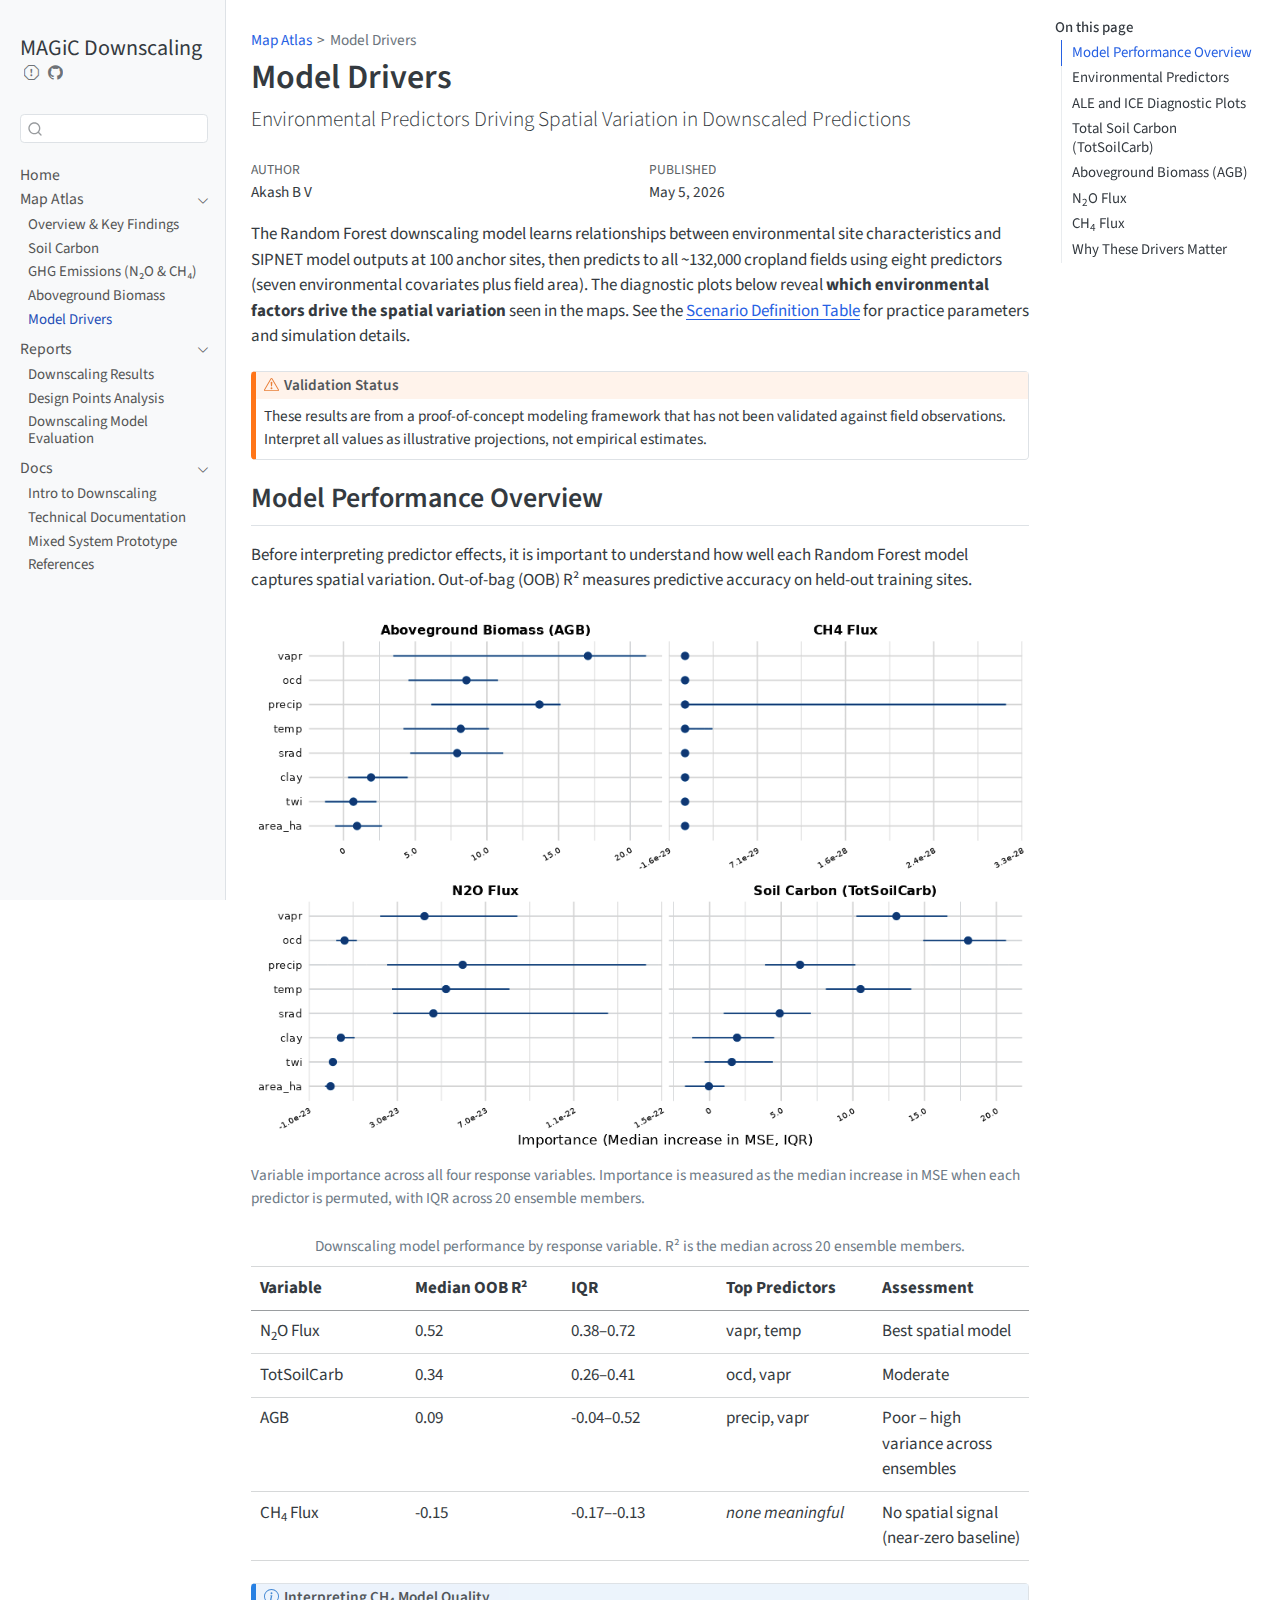
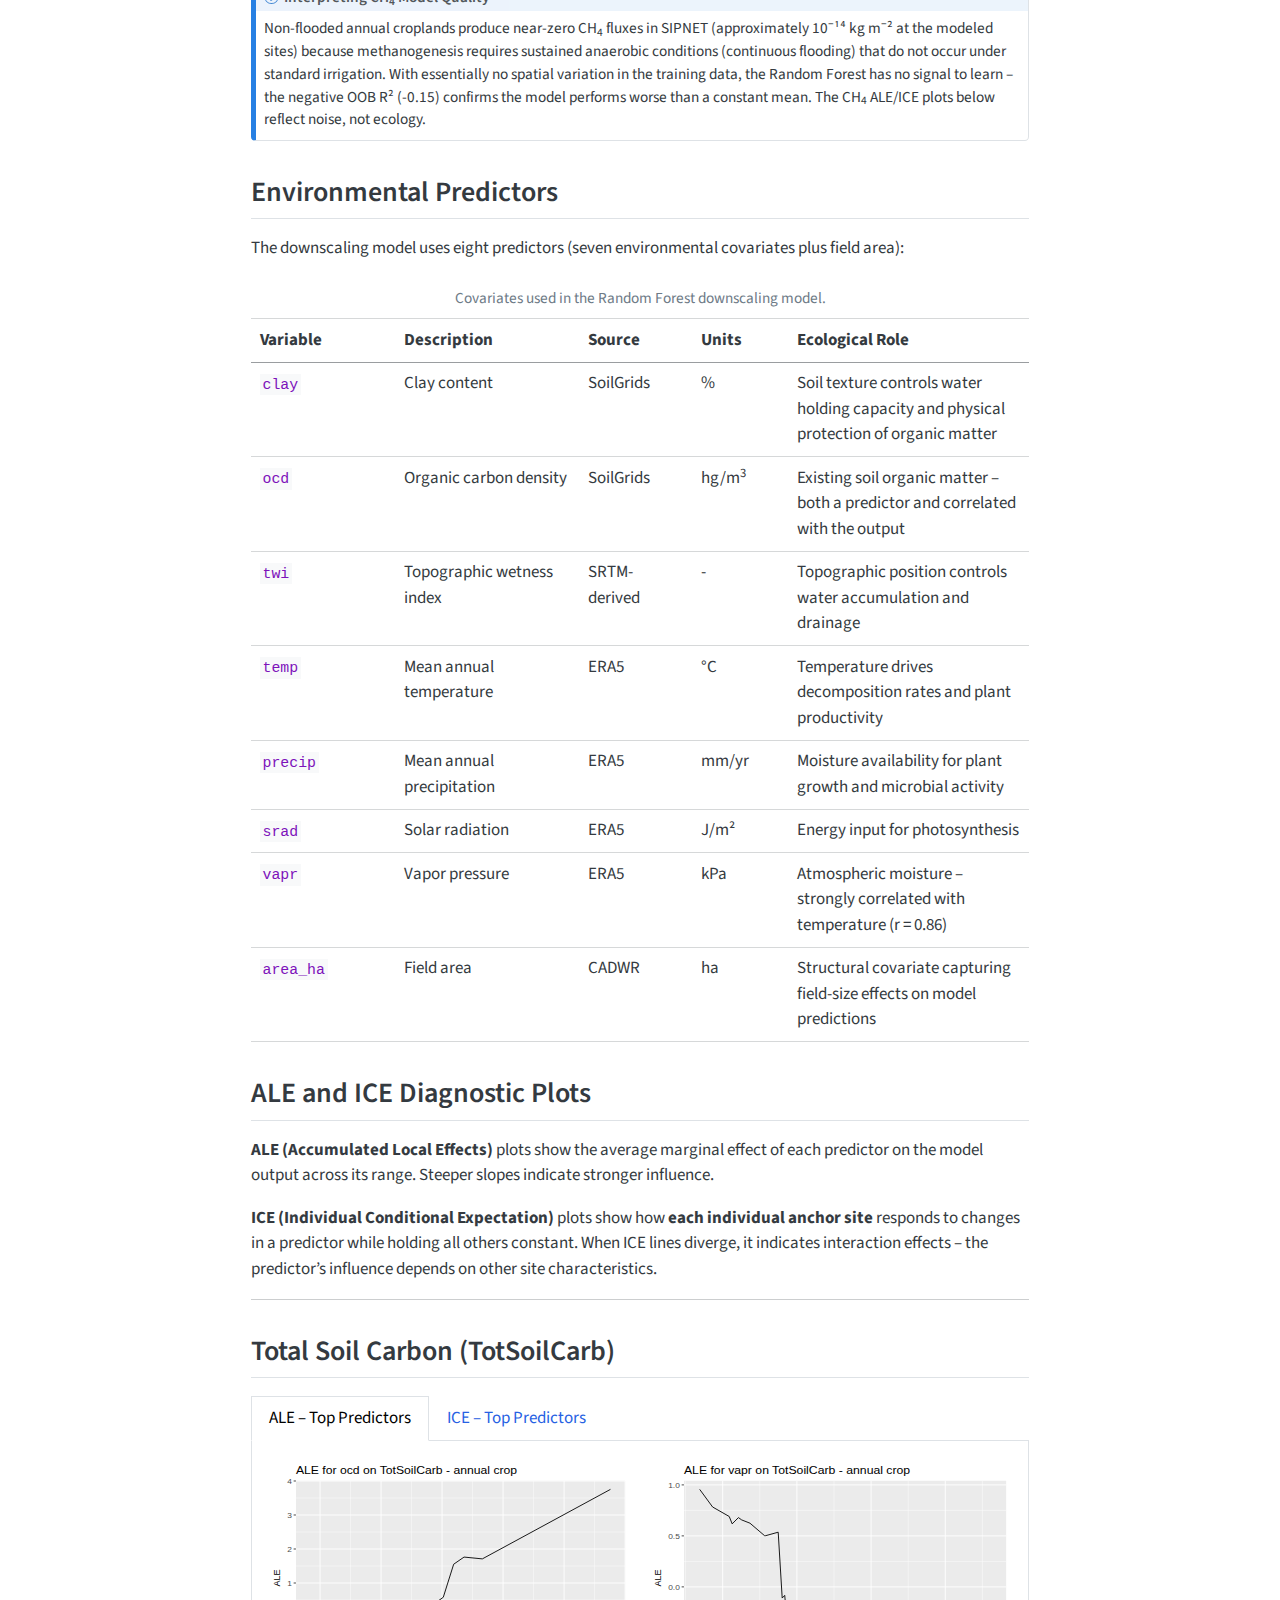
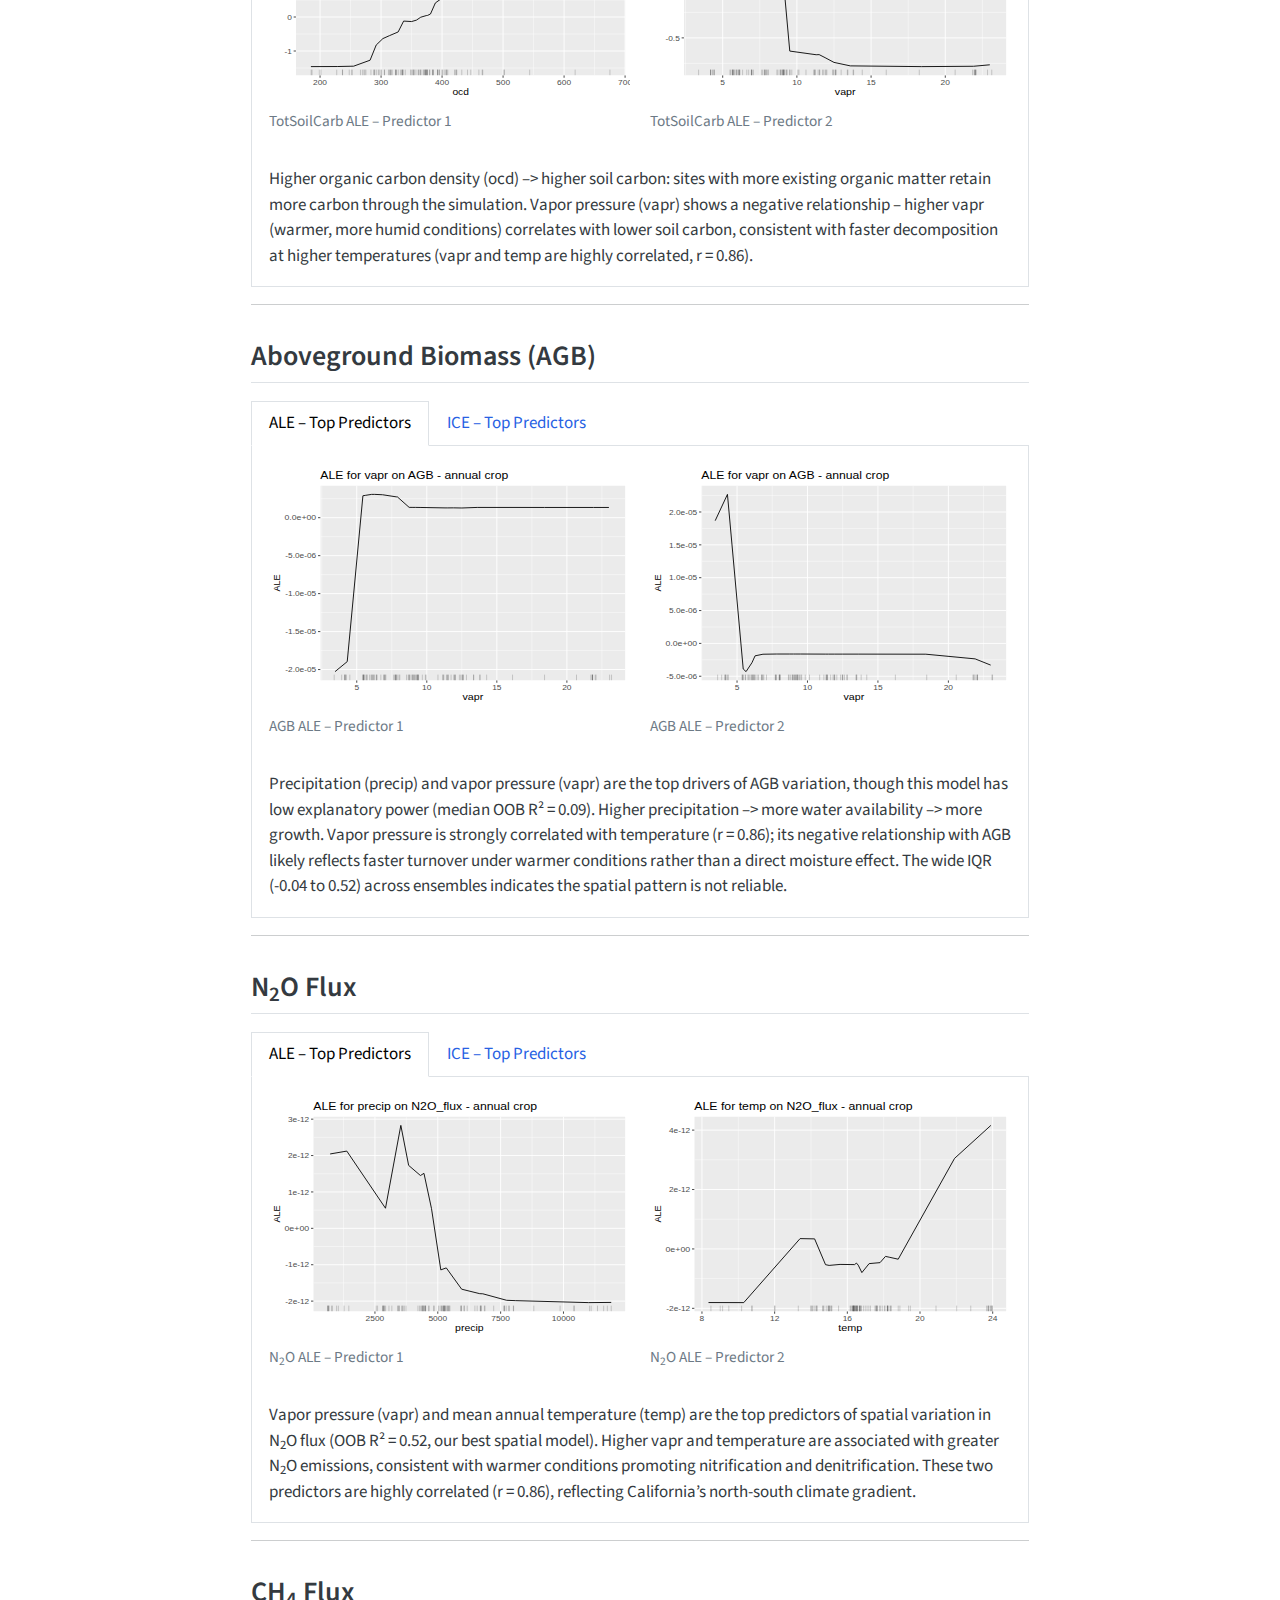
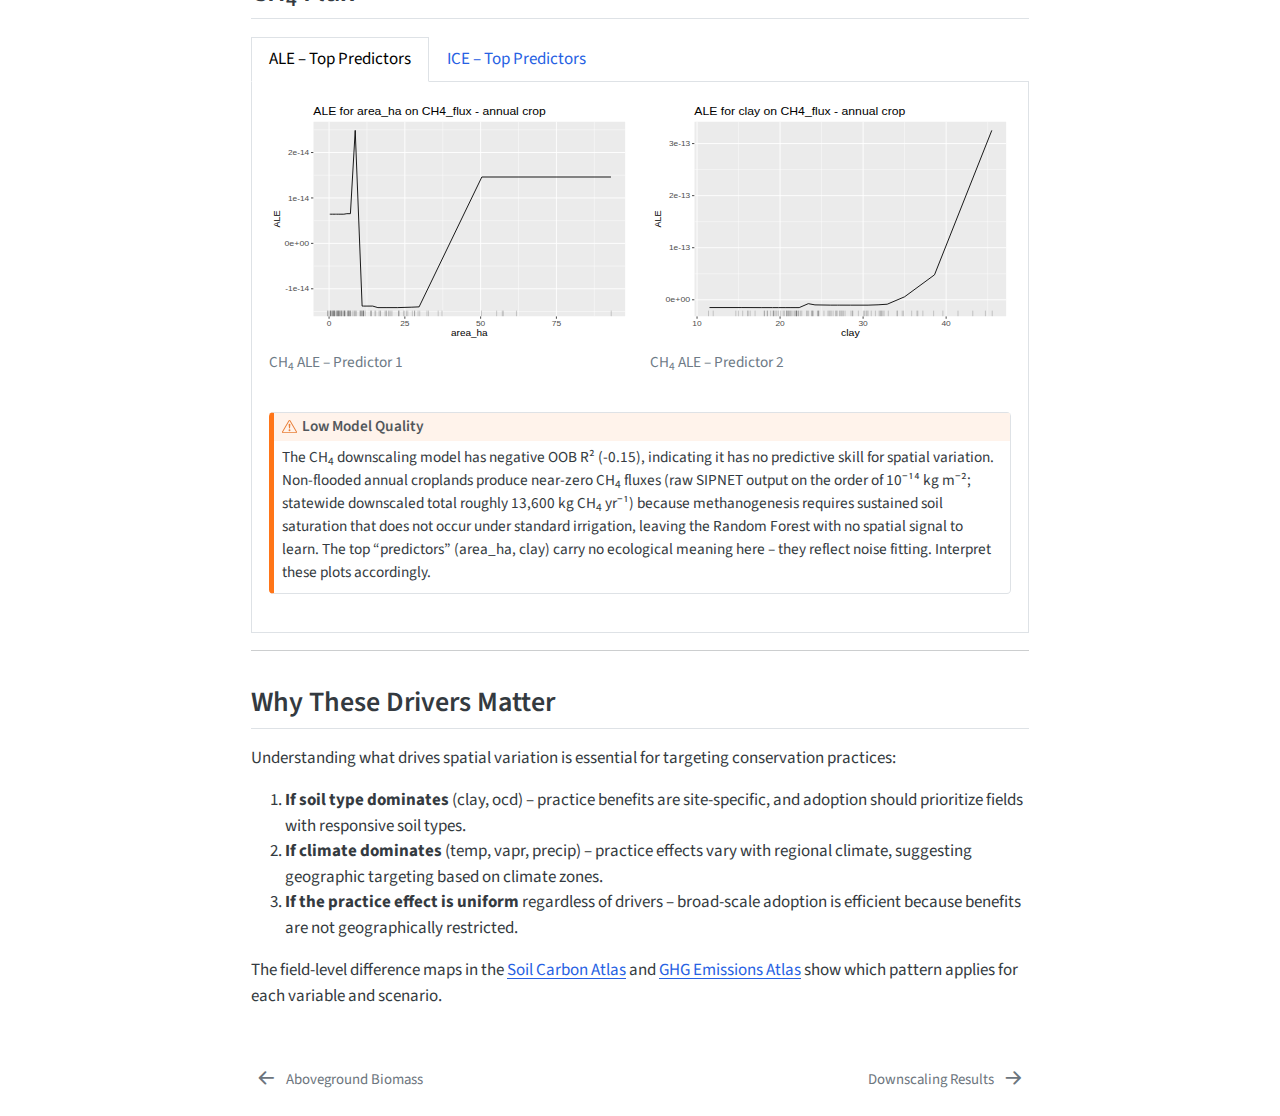
<file: reports/atlas_model_drivers.html>
<!DOCTYPE html>
<html xmlns="http://www.w3.org/1999/xhtml" lang="en" xml:lang="en"><head>

<meta charset="utf-8">
<meta name="generator" content="quarto-1.6.40">

<meta name="viewport" content="width=device-width, initial-scale=1.0, user-scalable=yes">

<meta name="author" content="Akash B V">
<meta name="dcterms.date" content="2026-05-05">

<title>Model Drivers – MAGiC Downscaling</title>
<style>
code{white-space: pre-wrap;}
span.smallcaps{font-variant: small-caps;}
div.columns{display: flex; gap: min(4vw, 1.5em);}
div.column{flex: auto; overflow-x: auto;}
div.hanging-indent{margin-left: 1.5em; text-indent: -1.5em;}
ul.task-list{list-style: none;}
ul.task-list li input[type="checkbox"] {
  width: 0.8em;
  margin: 0 0.8em 0.2em -1em; /* quarto-specific, see https://github.com/quarto-dev/quarto-cli/issues/4556 */ 
  vertical-align: middle;
}
</style>


<script src="../site_libs/quarto-nav/quarto-nav.js"></script>
<script src="../site_libs/quarto-nav/headroom.min.js"></script>
<script src="../site_libs/clipboard/clipboard.min.js"></script>
<script src="../site_libs/quarto-search/autocomplete.umd.js"></script>
<script src="../site_libs/quarto-search/fuse.min.js"></script>
<script src="../site_libs/quarto-search/quarto-search.js"></script>
<meta name="quarto:offset" content="../">
<link href="../reports/downscaling_results.html" rel="next">
<link href="../reports/atlas_biomass.html" rel="prev">
<script src="../site_libs/quarto-html/quarto.js"></script>
<script src="../site_libs/quarto-html/popper.min.js"></script>
<script src="../site_libs/quarto-html/tippy.umd.min.js"></script>
<script src="../site_libs/quarto-html/anchor.min.js"></script>
<link href="../site_libs/quarto-html/tippy.css" rel="stylesheet">
<link href="../site_libs/quarto-html/quarto-syntax-highlighting-549806ee2085284f45b00abea8c6df48.css" rel="stylesheet" id="quarto-text-highlighting-styles">
<script src="../site_libs/bootstrap/bootstrap.min.js"></script>
<link href="../site_libs/bootstrap/bootstrap-icons.css" rel="stylesheet">
<link href="../site_libs/bootstrap/bootstrap-e4c8fad3e406d8bb7577731c69eecfb3.min.css" rel="stylesheet" append-hash="true" id="quarto-bootstrap" data-mode="light">
<script src="../site_libs/quarto-contrib/glightbox/glightbox.min.js"></script>
<link href="../site_libs/quarto-contrib/glightbox/glightbox.min.css" rel="stylesheet">
<link href="../site_libs/quarto-contrib/glightbox/lightbox.css" rel="stylesheet">
<script id="quarto-search-options" type="application/json">{
  "location": "sidebar",
  "copy-button": false,
  "collapse-after": 3,
  "panel-placement": "start",
  "type": "textbox",
  "limit": 50,
  "keyboard-shortcut": [
    "f",
    "/",
    "s"
  ],
  "show-item-context": false,
  "language": {
    "search-no-results-text": "No results",
    "search-matching-documents-text": "matching documents",
    "search-copy-link-title": "Copy link to search",
    "search-hide-matches-text": "Hide additional matches",
    "search-more-match-text": "more match in this document",
    "search-more-matches-text": "more matches in this document",
    "search-clear-button-title": "Clear",
    "search-text-placeholder": "",
    "search-detached-cancel-button-title": "Cancel",
    "search-submit-button-title": "Submit",
    "search-label": "Search"
  }
}</script>


</head>

<body class="nav-sidebar docked">

<div id="quarto-search-results"></div>
  <header id="quarto-header" class="headroom fixed-top">
  <nav class="quarto-secondary-nav">
    <div class="container-fluid d-flex">
      <button type="button" class="quarto-btn-toggle btn" data-bs-toggle="collapse" role="button" data-bs-target=".quarto-sidebar-collapse-item" aria-controls="quarto-sidebar" aria-expanded="false" aria-label="Toggle sidebar navigation" onclick="if (window.quartoToggleHeadroom) { window.quartoToggleHeadroom(); }">
        <i class="bi bi-layout-text-sidebar-reverse"></i>
      </button>
        <nav class="quarto-page-breadcrumbs" aria-label="breadcrumb"><ol class="breadcrumb"><li class="breadcrumb-item"><a href="../reports/atlas_overview.html">Map Atlas</a></li><li class="breadcrumb-item"><a href="../reports/atlas_model_drivers.html">Model Drivers</a></li></ol></nav>
        <a class="flex-grow-1" role="navigation" data-bs-toggle="collapse" data-bs-target=".quarto-sidebar-collapse-item" aria-controls="quarto-sidebar" aria-expanded="false" aria-label="Toggle sidebar navigation" onclick="if (window.quartoToggleHeadroom) { window.quartoToggleHeadroom(); }">      
        </a>
      <button type="button" class="btn quarto-search-button" aria-label="Search" onclick="window.quartoOpenSearch();">
        <i class="bi bi-search"></i>
      </button>
    </div>
  </nav>
</header>
<!-- content -->
<div id="quarto-content" class="quarto-container page-columns page-rows-contents page-layout-article">
<!-- sidebar -->
  <nav id="quarto-sidebar" class="sidebar collapse collapse-horizontal quarto-sidebar-collapse-item sidebar-navigation docked overflow-auto">
    <div class="pt-lg-2 mt-2 text-left sidebar-header">
    <div class="sidebar-title mb-0 py-0">
      <a href="../">MAGiC Downscaling</a> 
        <div class="sidebar-tools-main">
    <a href="" title="Status: Draft" class="quarto-navigation-tool px-1" aria-label="Status: Draft"><i class="bi bi-exclamation-octagon"></i></a>
    <a href="https://github.com/ccmmf/downscaling" title="" class="quarto-navigation-tool px-1" aria-label=""><i class="bi bi-github"></i></a>
</div>
    </div>
      </div>
        <div class="mt-2 flex-shrink-0 align-items-center">
        <div class="sidebar-search">
        <div id="quarto-search" class="" title="Search"></div>
        </div>
        </div>
    <div class="sidebar-menu-container"> 
    <ul class="list-unstyled mt-1">
        <li class="sidebar-item">
  <div class="sidebar-item-container"> 
  <a href="../index.html" class="sidebar-item-text sidebar-link">
 <span class="menu-text">Home</span></a>
  </div>
</li>
        <li class="sidebar-item sidebar-item-section">
      <div class="sidebar-item-container"> 
            <a class="sidebar-item-text sidebar-link text-start" data-bs-toggle="collapse" data-bs-target="#quarto-sidebar-section-1" role="navigation" aria-expanded="true">
 <span class="menu-text">Map Atlas</span></a>
          <a class="sidebar-item-toggle text-start" data-bs-toggle="collapse" data-bs-target="#quarto-sidebar-section-1" role="navigation" aria-expanded="true" aria-label="Toggle section">
            <i class="bi bi-chevron-right ms-2"></i>
          </a> 
      </div>
      <ul id="quarto-sidebar-section-1" class="collapse list-unstyled sidebar-section depth1 show">  
          <li class="sidebar-item">
  <div class="sidebar-item-container"> 
  <a href="../reports/atlas_overview.html" class="sidebar-item-text sidebar-link">
 <span class="menu-text">Overview &amp; Key Findings</span></a>
  </div>
</li>
          <li class="sidebar-item">
  <div class="sidebar-item-container"> 
  <a href="../reports/atlas_soil_carbon.html" class="sidebar-item-text sidebar-link">
 <span class="menu-text">Soil Carbon</span></a>
  </div>
</li>
          <li class="sidebar-item">
  <div class="sidebar-item-container"> 
  <a href="../reports/atlas_ghg_emissions.html" class="sidebar-item-text sidebar-link">
 <span class="menu-text">GHG Emissions (N₂O &amp; CH₄)</span></a>
  </div>
</li>
          <li class="sidebar-item">
  <div class="sidebar-item-container"> 
  <a href="../reports/atlas_biomass.html" class="sidebar-item-text sidebar-link">
 <span class="menu-text">Aboveground Biomass</span></a>
  </div>
</li>
          <li class="sidebar-item">
  <div class="sidebar-item-container"> 
  <a href="../reports/atlas_model_drivers.html" class="sidebar-item-text sidebar-link active">
 <span class="menu-text">Model Drivers</span></a>
  </div>
</li>
      </ul>
  </li>
        <li class="sidebar-item sidebar-item-section">
      <div class="sidebar-item-container"> 
            <a class="sidebar-item-text sidebar-link text-start" data-bs-toggle="collapse" data-bs-target="#quarto-sidebar-section-2" role="navigation" aria-expanded="true">
 <span class="menu-text">Reports</span></a>
          <a class="sidebar-item-toggle text-start" data-bs-toggle="collapse" data-bs-target="#quarto-sidebar-section-2" role="navigation" aria-expanded="true" aria-label="Toggle section">
            <i class="bi bi-chevron-right ms-2"></i>
          </a> 
      </div>
      <ul id="quarto-sidebar-section-2" class="collapse list-unstyled sidebar-section depth1 show">  
          <li class="sidebar-item">
  <div class="sidebar-item-container"> 
  <a href="../reports/downscaling_results.html" class="sidebar-item-text sidebar-link">
 <span class="menu-text">Downscaling Results</span></a>
  </div>
</li>
          <li class="sidebar-item">
  <div class="sidebar-item-container"> 
  <a href="../reports/design_points_analysis.html" class="sidebar-item-text sidebar-link">
 <span class="menu-text">Design Points Analysis</span></a>
  </div>
</li>
          <li class="sidebar-item">
  <div class="sidebar-item-container"> 
  <a href="../reports/variable_importance.html" class="sidebar-item-text sidebar-link">
 <span class="menu-text">Downscaling Model Evaluation</span></a>
  </div>
</li>
      </ul>
  </li>
        <li class="sidebar-item sidebar-item-section">
      <div class="sidebar-item-container"> 
            <a class="sidebar-item-text sidebar-link text-start" data-bs-toggle="collapse" data-bs-target="#quarto-sidebar-section-3" role="navigation" aria-expanded="true">
 <span class="menu-text">Docs</span></a>
          <a class="sidebar-item-toggle text-start" data-bs-toggle="collapse" data-bs-target="#quarto-sidebar-section-3" role="navigation" aria-expanded="true" aria-label="Toggle section">
            <i class="bi bi-chevron-right ms-2"></i>
          </a> 
      </div>
      <ul id="quarto-sidebar-section-3" class="collapse list-unstyled sidebar-section depth1 show">  
          <li class="sidebar-item">
  <div class="sidebar-item-container"> 
  <a href="../docs/intro_to_downscaling.html" class="sidebar-item-text sidebar-link">
 <span class="menu-text">Intro to Downscaling</span></a>
  </div>
</li>
          <li class="sidebar-item">
  <div class="sidebar-item-container"> 
  <a href="../docs/workflow_documentation.html" class="sidebar-item-text sidebar-link">
 <span class="menu-text">Technical Documentation</span></a>
  </div>
</li>
          <li class="sidebar-item">
  <div class="sidebar-item-container"> 
  <a href="../docs/mixed_system_prototype.html" class="sidebar-item-text sidebar-link">
 <span class="menu-text">Mixed System Prototype</span></a>
  </div>
</li>
          <li class="sidebar-item">
  <div class="sidebar-item-container"> 
  <a href="../docs/references.html" class="sidebar-item-text sidebar-link">
 <span class="menu-text">References</span></a>
  </div>
</li>
      </ul>
  </li>
    </ul>
    </div>
</nav>
<div id="quarto-sidebar-glass" class="quarto-sidebar-collapse-item" data-bs-toggle="collapse" data-bs-target=".quarto-sidebar-collapse-item"></div>
<!-- margin-sidebar -->
    <div id="quarto-margin-sidebar" class="sidebar margin-sidebar">
        <nav id="TOC" role="doc-toc" class="toc-active">
    <h2 id="toc-title">On this page</h2>
   
  <ul>
  <li><a href="#model-performance-overview" id="toc-model-performance-overview" class="nav-link active" data-scroll-target="#model-performance-overview">Model Performance Overview</a></li>
  <li><a href="#environmental-predictors" id="toc-environmental-predictors" class="nav-link" data-scroll-target="#environmental-predictors">Environmental Predictors</a></li>
  <li><a href="#ale-and-ice-diagnostic-plots" id="toc-ale-and-ice-diagnostic-plots" class="nav-link" data-scroll-target="#ale-and-ice-diagnostic-plots">ALE and ICE Diagnostic Plots</a></li>
  <li><a href="#total-soil-carbon-totsoilcarb" id="toc-total-soil-carbon-totsoilcarb" class="nav-link" data-scroll-target="#total-soil-carbon-totsoilcarb">Total Soil Carbon (TotSoilCarb)</a></li>
  <li><a href="#aboveground-biomass-agb" id="toc-aboveground-biomass-agb" class="nav-link" data-scroll-target="#aboveground-biomass-agb">Aboveground Biomass (AGB)</a></li>
  <li><a href="#n2o-flux" id="toc-n2o-flux" class="nav-link" data-scroll-target="#n2o-flux">N<sub>2</sub>O Flux</a></li>
  <li><a href="#ch4-flux" id="toc-ch4-flux" class="nav-link" data-scroll-target="#ch4-flux">CH<sub>4</sub> Flux</a></li>
  <li><a href="#why-these-drivers-matter" id="toc-why-these-drivers-matter" class="nav-link" data-scroll-target="#why-these-drivers-matter">Why These Drivers Matter</a></li>
  </ul>
</nav>
    </div>
<!-- main -->
<main class="content" id="quarto-document-content">

<header id="title-block-header" class="quarto-title-block default"><nav class="quarto-page-breadcrumbs quarto-title-breadcrumbs d-none d-lg-block" aria-label="breadcrumb"><ol class="breadcrumb"><li class="breadcrumb-item"><a href="../reports/atlas_overview.html">Map Atlas</a></li><li class="breadcrumb-item"><a href="../reports/atlas_model_drivers.html">Model Drivers</a></li></ol></nav>
<div class="quarto-title">
<h1 class="title">Model Drivers</h1>
<p class="subtitle lead">Environmental Predictors Driving Spatial Variation in Downscaled Predictions</p>
</div>



<div class="quarto-title-meta">

    <div>
    <div class="quarto-title-meta-heading">Author</div>
    <div class="quarto-title-meta-contents">
             <p>Akash B V </p>
          </div>
  </div>
    
    <div>
    <div class="quarto-title-meta-heading">Published</div>
    <div class="quarto-title-meta-contents">
      <p class="date">May 5, 2026</p>
    </div>
  </div>
  
    
  </div>
  


</header>


<p>The Random Forest downscaling model learns relationships between environmental site characteristics and SIPNET model outputs at 100 anchor sites, then predicts to all ~132,000 cropland fields using eight predictors (seven environmental covariates plus field area). The diagnostic plots below reveal <strong>which environmental factors drive the spatial variation</strong> seen in the maps. See the <a href="../reports/atlas_overview.html#tbl-scenario-def">Scenario Definition Table</a> for practice parameters and simulation details.</p>
<div class="callout callout-style-default callout-warning callout-titled">
<div class="callout-header d-flex align-content-center">
<div class="callout-icon-container">
<i class="callout-icon"></i>
</div>
<div class="callout-title-container flex-fill">
Validation Status
</div>
</div>
<div class="callout-body-container callout-body">
<p>These results are from a proof-of-concept modeling framework that has not been validated against field observations. Interpret all values as illustrative projections, not empirical estimates.</p>
</div>
</div>
<section id="model-performance-overview" class="level2">
<h2 class="anchored" data-anchor-id="model-performance-overview">Model Performance Overview</h2>
<p>Before interpreting predictor effects, it is important to understand how well each Random Forest model captures spatial variation. Out-of-bag (OOB) R² measures predictive accuracy on held-out training sites.</p>
<div class="quarto-figure quarto-figure-center">
<figure class="figure">
<p><a href="../figures/variable_importance_summary.png" class="lightbox" data-gallery="quarto-lightbox-gallery-1" title="Variable importance across all four response variables. Importance is measured as the median increase in MSE when each predictor is permuted, with IQR across 20 ensemble members."><img src="../figures/variable_importance_summary.png" class="img-fluid figure-img" style="width:100.0%" alt="Variable importance dotchart for TotSoilCarb, AGB, N2O, and CH4"></a></p>
<figcaption>Variable importance across all four response variables. Importance is measured as the median increase in MSE when each predictor is permuted, with IQR across 20 ensemble members.</figcaption>
</figure>
</div>
<table class="caption-top table">
<caption>Downscaling model performance by response variable. R² is the median across 20 ensemble members.</caption>
<colgroup>
<col style="width: 20%">
<col style="width: 20%">
<col style="width: 20%">
<col style="width: 20%">
<col style="width: 20%">
</colgroup>
<thead>
<tr class="header">
<th>Variable</th>
<th>Median OOB R²</th>
<th>IQR</th>
<th>Top Predictors</th>
<th>Assessment</th>
</tr>
</thead>
<tbody>
<tr class="odd">
<td>N<sub>2</sub>O Flux</td>
<td>0.52</td>
<td>0.38–0.72</td>
<td>vapr, temp</td>
<td>Best spatial model</td>
</tr>
<tr class="even">
<td>TotSoilCarb</td>
<td>0.34</td>
<td>0.26–0.41</td>
<td>ocd, vapr</td>
<td>Moderate</td>
</tr>
<tr class="odd">
<td>AGB</td>
<td>0.09</td>
<td>-0.04–0.52</td>
<td>precip, vapr</td>
<td>Poor – high variance across ensembles</td>
</tr>
<tr class="even">
<td>CH<sub>4</sub> Flux</td>
<td>-0.15</td>
<td>-0.17–-0.13</td>
<td><em>none meaningful</em></td>
<td>No spatial signal (near-zero baseline)</td>
</tr>
</tbody>
</table>
<div class="callout callout-style-default callout-note callout-titled">
<div class="callout-header d-flex align-content-center">
<div class="callout-icon-container">
<i class="callout-icon"></i>
</div>
<div class="callout-title-container flex-fill">
Interpreting CH<sub>4</sub> Model Quality
</div>
</div>
<div class="callout-body-container callout-body">
<p>Non-flooded annual croplands produce near-zero CH<sub>4</sub> fluxes in SIPNET (approximately 10⁻¹⁴ kg m⁻² at the modeled sites) because methanogenesis requires sustained anaerobic conditions (continuous flooding) that do not occur under standard irrigation. With essentially no spatial variation in the training data, the Random Forest has no signal to learn – the negative OOB R² (-0.15) confirms the model performs worse than a constant mean. The CH<sub>4</sub> ALE/ICE plots below reflect noise, not ecology.</p>
</div>
</div>
</section>
<section id="environmental-predictors" class="level2">
<h2 class="anchored" data-anchor-id="environmental-predictors">Environmental Predictors</h2>
<p>The downscaling model uses eight predictors (seven environmental covariates plus field area):</p>
<table class="caption-top table">
<caption>Covariates used in the Random Forest downscaling model.</caption>
<colgroup>
<col style="width: 18%">
<col style="width: 23%">
<col style="width: 14%">
<col style="width: 12%">
<col style="width: 30%">
</colgroup>
<thead>
<tr class="header">
<th>Variable</th>
<th>Description</th>
<th>Source</th>
<th>Units</th>
<th>Ecological Role</th>
</tr>
</thead>
<tbody>
<tr class="odd">
<td><code>clay</code></td>
<td>Clay content</td>
<td>SoilGrids</td>
<td>%</td>
<td>Soil texture controls water holding capacity and physical protection of organic matter</td>
</tr>
<tr class="even">
<td><code>ocd</code></td>
<td>Organic carbon density</td>
<td>SoilGrids</td>
<td>hg/m<sup>3</sup></td>
<td>Existing soil organic matter – both a predictor and correlated with the output</td>
</tr>
<tr class="odd">
<td><code>twi</code></td>
<td>Topographic wetness index</td>
<td>SRTM-derived</td>
<td>-</td>
<td>Topographic position controls water accumulation and drainage</td>
</tr>
<tr class="even">
<td><code>temp</code></td>
<td>Mean annual temperature</td>
<td>ERA5</td>
<td>°C</td>
<td>Temperature drives decomposition rates and plant productivity</td>
</tr>
<tr class="odd">
<td><code>precip</code></td>
<td>Mean annual precipitation</td>
<td>ERA5</td>
<td>mm/yr</td>
<td>Moisture availability for plant growth and microbial activity</td>
</tr>
<tr class="even">
<td><code>srad</code></td>
<td>Solar radiation</td>
<td>ERA5</td>
<td>J/m²</td>
<td>Energy input for photosynthesis</td>
</tr>
<tr class="odd">
<td><code>vapr</code></td>
<td>Vapor pressure</td>
<td>ERA5</td>
<td>kPa</td>
<td>Atmospheric moisture – strongly correlated with temperature (r = 0.86)</td>
</tr>
<tr class="even">
<td><code>area_ha</code></td>
<td>Field area</td>
<td>CADWR</td>
<td>ha</td>
<td>Structural covariate capturing field-size effects on model predictions</td>
</tr>
</tbody>
</table>
</section>
<section id="ale-and-ice-diagnostic-plots" class="level2">
<h2 class="anchored" data-anchor-id="ale-and-ice-diagnostic-plots">ALE and ICE Diagnostic Plots</h2>
<p><strong>ALE (Accumulated Local Effects)</strong> plots show the average marginal effect of each predictor on the model output across its range. Steeper slopes indicate stronger influence.</p>
<p><strong>ICE (Individual Conditional Expectation)</strong> plots show how <strong>each individual anchor site</strong> responds to changes in a predictor while holding all others constant. When ICE lines diverge, it indicates interaction effects – the predictor’s influence depends on other site characteristics.</p>
<hr>
</section>
<section id="total-soil-carbon-totsoilcarb" class="level2 tabset">
<h2 class="tabset anchored" data-anchor-id="total-soil-carbon-totsoilcarb">Total Soil Carbon (TotSoilCarb)</h2>
<div class="tabset-margin-container"></div><div class="panel-tabset">
<ul class="nav nav-tabs" role="tablist"><li class="nav-item" role="presentation"><a class="nav-link active" id="tabset-1-1-tab" data-bs-toggle="tab" data-bs-target="#tabset-1-1" role="tab" aria-controls="tabset-1-1" aria-selected="true" aria-current="page">ALE – Top Predictors</a></li><li class="nav-item" role="presentation"><a class="nav-link" id="tabset-1-2-tab" data-bs-toggle="tab" data-bs-target="#tabset-1-2" role="tab" aria-controls="tabset-1-2" aria-selected="false">ICE – Top Predictors</a></li></ul>
<div class="tab-content">
<div id="tabset-1-1" class="tab-pane active" role="tabpanel" aria-labelledby="tabset-1-1-tab">
<div>

</div>
<div class="quarto-layout-panel" data-layout-ncol="2">
<div class="quarto-layout-row">
<div class="quarto-layout-cell" style="flex-basis: 50.0%;justify-content: flex-start;">
<div class="quarto-figure quarto-figure-center">
<figure class="figure">
<p><a href="../figures/annual_crop_tot_soil_carb_ALE_predictor1.svg" class="lightbox" data-gallery="tsc-ale" title="TotSoilCarb ALE – Predictor 1"><img src="../figures/annual_crop_tot_soil_carb_ALE_predictor1.svg" class="img-fluid figure-img" alt="ALE plot for top predictor of soil carbon"></a></p>
<figcaption>TotSoilCarb ALE – Predictor 1</figcaption>
</figure>
</div>
</div>
<div class="quarto-layout-cell" style="flex-basis: 50.0%;justify-content: flex-start;">
<div class="quarto-figure quarto-figure-center">
<figure class="figure">
<p><a href="../figures/annual_crop_tot_soil_carb_ALE_predictor2.svg" class="lightbox" data-gallery="tsc-ale" title="TotSoilCarb ALE – Predictor 2"><img src="../figures/annual_crop_tot_soil_carb_ALE_predictor2.svg" class="img-fluid figure-img" alt="ALE plot for second predictor of soil carbon"></a></p>
<figcaption>TotSoilCarb ALE – Predictor 2</figcaption>
</figure>
</div>
</div>
</div>
</div>
<p>Higher organic carbon density (ocd) –&gt; higher soil carbon: sites with more existing organic matter retain more carbon through the simulation. Vapor pressure (vapr) shows a negative relationship – higher vapr (warmer, more humid conditions) correlates with lower soil carbon, consistent with faster decomposition at higher temperatures (vapr and temp are highly correlated, r = 0.86).</p>
</div>
<div id="tabset-1-2" class="tab-pane" role="tabpanel" aria-labelledby="tabset-1-2-tab">
<div>

</div>
<div class="quarto-layout-panel" data-layout-ncol="2">
<div class="quarto-layout-row">
<div class="quarto-layout-cell" style="flex-basis: 50.0%;justify-content: flex-start;">
<div class="quarto-figure quarto-figure-center">
<figure class="figure">
<p><a href="../figures/annual_crop_tot_soil_carb_ICE_predictor1.svg" class="lightbox" data-gallery="tsc-ice" title="TotSoilCarb ICE – Predictor 1"><img src="../figures/annual_crop_tot_soil_carb_ICE_predictor1.svg" class="img-fluid figure-img" alt="ICE plot for top predictor of soil carbon"></a></p>
<figcaption>TotSoilCarb ICE – Predictor 1</figcaption>
</figure>
</div>
</div>
<div class="quarto-layout-cell" style="flex-basis: 50.0%;justify-content: flex-start;">
<div class="quarto-figure quarto-figure-center">
<figure class="figure">
<p><a href="../figures/annual_crop_tot_soil_carb_ICE_predictor2.svg" class="lightbox" data-gallery="tsc-ice" title="TotSoilCarb ICE – Predictor 2"><img src="../figures/annual_crop_tot_soil_carb_ICE_predictor2.svg" class="img-fluid figure-img" alt="ICE plot for second predictor of soil carbon"></a></p>
<figcaption>TotSoilCarb ICE – Predictor 2</figcaption>
</figure>
</div>
</div>
</div>
</div>
<p>ICE lines that move broadly in parallel indicate the predictor has a <strong>consistent effect</strong> across different site types. Diverging lines would indicate interactions with other environmental gradients.</p>
</div>
</div>
</div>
<hr>
</section>
<section id="aboveground-biomass-agb" class="level2 tabset">
<h2 class="tabset anchored" data-anchor-id="aboveground-biomass-agb">Aboveground Biomass (AGB)</h2>
<div class="tabset-margin-container"></div><div class="panel-tabset">
<ul class="nav nav-tabs" role="tablist"><li class="nav-item" role="presentation"><a class="nav-link active" id="tabset-2-1-tab" data-bs-toggle="tab" data-bs-target="#tabset-2-1" role="tab" aria-controls="tabset-2-1" aria-selected="true">ALE – Top Predictors</a></li><li class="nav-item" role="presentation"><a class="nav-link" id="tabset-2-2-tab" data-bs-toggle="tab" data-bs-target="#tabset-2-2" role="tab" aria-controls="tabset-2-2" aria-selected="false">ICE – Top Predictors</a></li></ul>
<div class="tab-content">
<div id="tabset-2-1" class="tab-pane active" role="tabpanel" aria-labelledby="tabset-2-1-tab">
<div>

</div>
<div class="quarto-layout-panel" data-layout-ncol="2">
<div class="quarto-layout-row">
<div class="quarto-layout-cell" style="flex-basis: 50.0%;justify-content: flex-start;">
<div class="quarto-figure quarto-figure-center">
<figure class="figure">
<p><a href="../figures/annual_crop_agb_ALE_predictor1.svg" class="lightbox" data-gallery="agb-ale" title="AGB ALE – Predictor 1"><img src="../figures/annual_crop_agb_ALE_predictor1.svg" class="img-fluid figure-img" alt="ALE plot for top predictor of aboveground biomass"></a></p>
<figcaption>AGB ALE – Predictor 1</figcaption>
</figure>
</div>
</div>
<div class="quarto-layout-cell" style="flex-basis: 50.0%;justify-content: flex-start;">
<div class="quarto-figure quarto-figure-center">
<figure class="figure">
<p><a href="../figures/annual_crop_agb_ALE_predictor2.svg" class="lightbox" data-gallery="agb-ale" title="AGB ALE – Predictor 2"><img src="../figures/annual_crop_agb_ALE_predictor2.svg" class="img-fluid figure-img" alt="ALE plot for second predictor of aboveground biomass"></a></p>
<figcaption>AGB ALE – Predictor 2</figcaption>
</figure>
</div>
</div>
</div>
</div>
<p>Precipitation (precip) and vapor pressure (vapr) are the top drivers of AGB variation, though this model has low explanatory power (median OOB R² = 0.09). Higher precipitation –&gt; more water availability –&gt; more growth. Vapor pressure is strongly correlated with temperature (r = 0.86); its negative relationship with AGB likely reflects faster turnover under warmer conditions rather than a direct moisture effect. The wide IQR (-0.04 to 0.52) across ensembles indicates the spatial pattern is not reliable.</p>
</div>
<div id="tabset-2-2" class="tab-pane" role="tabpanel" aria-labelledby="tabset-2-2-tab">
<div>

</div>
<div class="quarto-layout-panel" data-layout-ncol="2">
<div class="quarto-layout-row">
<div class="quarto-layout-cell" style="flex-basis: 50.0%;justify-content: flex-start;">
<div class="quarto-figure quarto-figure-center">
<figure class="figure">
<p><a href="../figures/annual_crop_agb_ICE_predictor1.svg" class="lightbox" data-gallery="agb-ice" title="AGB ICE – Predictor 1"><img src="../figures/annual_crop_agb_ICE_predictor1.svg" class="img-fluid figure-img" alt="ICE plot for top predictor of AGB"></a></p>
<figcaption>AGB ICE – Predictor 1</figcaption>
</figure>
</div>
</div>
<div class="quarto-layout-cell" style="flex-basis: 50.0%;justify-content: flex-start;">
<div class="quarto-figure quarto-figure-center">
<figure class="figure">
<p><a href="../figures/annual_crop_agb_ICE_predictor2.svg" class="lightbox" data-gallery="agb-ice" title="AGB ICE – Predictor 2"><img src="../figures/annual_crop_agb_ICE_predictor2.svg" class="img-fluid figure-img" alt="ICE plot for second predictor of AGB"></a></p>
<figcaption>AGB ICE – Predictor 2</figcaption>
</figure>
</div>
</div>
</div>
</div>
</div>
</div>
</div>
<hr>
</section>
<section id="n2o-flux" class="level2 tabset">
<h2 class="tabset anchored" data-anchor-id="n2o-flux">N<sub>2</sub>O Flux</h2>
<div class="tabset-margin-container"></div><div class="panel-tabset">
<ul class="nav nav-tabs" role="tablist"><li class="nav-item" role="presentation"><a class="nav-link active" id="tabset-3-1-tab" data-bs-toggle="tab" data-bs-target="#tabset-3-1" role="tab" aria-controls="tabset-3-1" aria-selected="true">ALE – Top Predictors</a></li><li class="nav-item" role="presentation"><a class="nav-link" id="tabset-3-2-tab" data-bs-toggle="tab" data-bs-target="#tabset-3-2" role="tab" aria-controls="tabset-3-2" aria-selected="false">ICE – Top Predictors</a></li></ul>
<div class="tab-content">
<div id="tabset-3-1" class="tab-pane active" role="tabpanel" aria-labelledby="tabset-3-1-tab">
<div>

</div>
<div class="quarto-layout-panel" data-layout-ncol="2">
<div class="quarto-layout-row">
<div class="quarto-layout-cell" style="flex-basis: 50.0%;justify-content: flex-start;">
<div class="quarto-figure quarto-figure-center">
<figure class="figure">
<p><a href="../figures/annual_crop_n2o_flux_ALE_predictor1.svg" class="lightbox" data-gallery="n2o-ale" title="N2O ALE – Predictor 1"><img src="../figures/annual_crop_n2o_flux_ALE_predictor1.svg" class="img-fluid figure-img" alt="ALE plot for top predictor of N2O flux"></a></p>
<figcaption>N<sub>2</sub>O ALE – Predictor 1</figcaption>
</figure>
</div>
</div>
<div class="quarto-layout-cell" style="flex-basis: 50.0%;justify-content: flex-start;">
<div class="quarto-figure quarto-figure-center">
<figure class="figure">
<p><a href="../figures/annual_crop_n2o_flux_ALE_predictor2.svg" class="lightbox" data-gallery="n2o-ale" title="N2O ALE – Predictor 2"><img src="../figures/annual_crop_n2o_flux_ALE_predictor2.svg" class="img-fluid figure-img" alt="ALE plot for second predictor of N2O flux"></a></p>
<figcaption>N<sub>2</sub>O ALE – Predictor 2</figcaption>
</figure>
</div>
</div>
</div>
</div>
<p>Vapor pressure (vapr) and mean annual temperature (temp) are the top predictors of spatial variation in N<sub>2</sub>O flux (OOB R² = 0.52, our best spatial model). Higher vapr and temperature are associated with greater N<sub>2</sub>O emissions, consistent with warmer conditions promoting nitrification and denitrification. These two predictors are highly correlated (r = 0.86), reflecting California’s north-south climate gradient.</p>
</div>
<div id="tabset-3-2" class="tab-pane" role="tabpanel" aria-labelledby="tabset-3-2-tab">
<div>

</div>
<div class="quarto-layout-panel" data-layout-ncol="2">
<div class="quarto-layout-row">
<div class="quarto-layout-cell" style="flex-basis: 50.0%;justify-content: flex-start;">
<div class="quarto-figure quarto-figure-center">
<figure class="figure">
<p><a href="../figures/annual_crop_n2o_flux_ICE_predictor1.svg" class="lightbox" data-gallery="n2o-ice" title="N2O ICE – Predictor 1"><img src="../figures/annual_crop_n2o_flux_ICE_predictor1.svg" class="img-fluid figure-img" alt="ICE plot for top predictor of N2O"></a></p>
<figcaption>N<sub>2</sub>O ICE – Predictor 1</figcaption>
</figure>
</div>
</div>
<div class="quarto-layout-cell" style="flex-basis: 50.0%;justify-content: flex-start;">
<div class="quarto-figure quarto-figure-center">
<figure class="figure">
<p><a href="../figures/annual_crop_n2o_flux_ICE_predictor2.svg" class="lightbox" data-gallery="n2o-ice" title="N2O ICE – Predictor 2"><img src="../figures/annual_crop_n2o_flux_ICE_predictor2.svg" class="img-fluid figure-img" alt="ICE plot for second predictor of N2O"></a></p>
<figcaption>N<sub>2</sub>O ICE – Predictor 2</figcaption>
</figure>
</div>
</div>
</div>
</div>
</div>
</div>
</div>
<hr>
</section>
<section id="ch4-flux" class="level2 tabset">
<h2 class="tabset anchored" data-anchor-id="ch4-flux">CH<sub>4</sub> Flux</h2>
<div class="tabset-margin-container"></div><div class="panel-tabset">
<ul class="nav nav-tabs" role="tablist"><li class="nav-item" role="presentation"><a class="nav-link active" id="tabset-4-1-tab" data-bs-toggle="tab" data-bs-target="#tabset-4-1" role="tab" aria-controls="tabset-4-1" aria-selected="true">ALE – Top Predictors</a></li><li class="nav-item" role="presentation"><a class="nav-link" id="tabset-4-2-tab" data-bs-toggle="tab" data-bs-target="#tabset-4-2" role="tab" aria-controls="tabset-4-2" aria-selected="false">ICE – Top Predictors</a></li></ul>
<div class="tab-content">
<div id="tabset-4-1" class="tab-pane active" role="tabpanel" aria-labelledby="tabset-4-1-tab">
<div>

</div>
<div class="quarto-layout-panel" data-layout-ncol="2">
<div class="quarto-layout-row">
<div class="quarto-layout-cell" style="flex-basis: 50.0%;justify-content: flex-start;">
<div class="quarto-figure quarto-figure-center">
<figure class="figure">
<p><a href="../figures/annual_crop_ch4_flux_ALE_predictor1.svg" class="lightbox" data-gallery="ch4-ale" title="CH4 ALE – Predictor 1"><img src="../figures/annual_crop_ch4_flux_ALE_predictor1.svg" class="img-fluid figure-img" alt="ALE plot for top predictor of CH4 flux"></a></p>
<figcaption>CH<sub>4</sub> ALE – Predictor 1</figcaption>
</figure>
</div>
</div>
<div class="quarto-layout-cell" style="flex-basis: 50.0%;justify-content: flex-start;">
<div class="quarto-figure quarto-figure-center">
<figure class="figure">
<p><a href="../figures/annual_crop_ch4_flux_ALE_predictor2.svg" class="lightbox" data-gallery="ch4-ale" title="CH4 ALE – Predictor 2"><img src="../figures/annual_crop_ch4_flux_ALE_predictor2.svg" class="img-fluid figure-img" alt="ALE plot for second predictor of CH4 flux"></a></p>
<figcaption>CH<sub>4</sub> ALE – Predictor 2</figcaption>
</figure>
</div>
</div>
</div>
</div>
<div class="callout callout-style-default callout-warning callout-titled">
<div class="callout-header d-flex align-content-center">
<div class="callout-icon-container">
<i class="callout-icon"></i>
</div>
<div class="callout-title-container flex-fill">
Low Model Quality
</div>
</div>
<div class="callout-body-container callout-body">
<p>The CH<sub>4</sub> downscaling model has negative OOB R² (-0.15), indicating it has no predictive skill for spatial variation. Non-flooded annual croplands produce near-zero CH<sub>4</sub> fluxes (raw SIPNET output on the order of 10⁻¹⁴ kg m⁻²; statewide downscaled total roughly 13,600 kg CH<sub>4</sub> yr⁻¹) because methanogenesis requires sustained soil saturation that does not occur under standard irrigation, leaving the Random Forest with no spatial signal to learn. The top “predictors” (area_ha, clay) carry no ecological meaning here – they reflect noise fitting. Interpret these plots accordingly.</p>
</div>
</div>
</div>
<div id="tabset-4-2" class="tab-pane" role="tabpanel" aria-labelledby="tabset-4-2-tab">
<div>

</div>
<div class="quarto-layout-panel" data-layout-ncol="2">
<div class="quarto-layout-row">
<div class="quarto-layout-cell" style="flex-basis: 50.0%;justify-content: flex-start;">
<div class="quarto-figure quarto-figure-center">
<figure class="figure">
<p><a href="../figures/annual_crop_ch4_flux_ICE_predictor1.svg" class="lightbox" data-gallery="ch4-ice" title="CH4 ICE – Predictor 1"><img src="../figures/annual_crop_ch4_flux_ICE_predictor1.svg" class="img-fluid figure-img" alt="ICE plot for top predictor of CH4"></a></p>
<figcaption>CH<sub>4</sub> ICE – Predictor 1</figcaption>
</figure>
</div>
</div>
<div class="quarto-layout-cell" style="flex-basis: 50.0%;justify-content: flex-start;">
<div class="quarto-figure quarto-figure-center">
<figure class="figure">
<p><a href="../figures/annual_crop_ch4_flux_ICE_predictor2.svg" class="lightbox" data-gallery="ch4-ice" title="CH4 ICE – Predictor 2"><img src="../figures/annual_crop_ch4_flux_ICE_predictor2.svg" class="img-fluid figure-img" alt="ICE plot for second predictor of CH4"></a></p>
<figcaption>CH<sub>4</sub> ICE – Predictor 2</figcaption>
</figure>
</div>
</div>
</div>
</div>
</div>
</div>
</div>
<hr>
</section>
<section id="why-these-drivers-matter" class="level2">
<h2 class="anchored" data-anchor-id="why-these-drivers-matter">Why These Drivers Matter</h2>
<p>Understanding what drives spatial variation is essential for targeting conservation practices:</p>
<ol type="1">
<li><strong>If soil type dominates</strong> (clay, ocd) – practice benefits are site-specific, and adoption should prioritize fields with responsive soil types.</li>
<li><strong>If climate dominates</strong> (temp, vapr, precip) – practice effects vary with regional climate, suggesting geographic targeting based on climate zones.</li>
<li><strong>If the practice effect is uniform</strong> regardless of drivers – broad-scale adoption is efficient because benefits are not geographically restricted.</li>
</ol>
<p>The field-level difference maps in the <a href="../reports/atlas_soil_carbon.html">Soil Carbon Atlas</a> and <a href="../reports/atlas_ghg_emissions.html">GHG Emissions Atlas</a> show which pattern applies for each variable and scenario.</p>


</section>

</main> <!-- /main -->
<script id="quarto-html-after-body" type="application/javascript">
window.document.addEventListener("DOMContentLoaded", function (event) {
  const toggleBodyColorMode = (bsSheetEl) => {
    const mode = bsSheetEl.getAttribute("data-mode");
    const bodyEl = window.document.querySelector("body");
    if (mode === "dark") {
      bodyEl.classList.add("quarto-dark");
      bodyEl.classList.remove("quarto-light");
    } else {
      bodyEl.classList.add("quarto-light");
      bodyEl.classList.remove("quarto-dark");
    }
  }
  const toggleBodyColorPrimary = () => {
    const bsSheetEl = window.document.querySelector("link#quarto-bootstrap");
    if (bsSheetEl) {
      toggleBodyColorMode(bsSheetEl);
    }
  }
  toggleBodyColorPrimary();  
  const icon = "";
  const anchorJS = new window.AnchorJS();
  anchorJS.options = {
    placement: 'right',
    icon: icon
  };
  anchorJS.add('.anchored');
  const isCodeAnnotation = (el) => {
    for (const clz of el.classList) {
      if (clz.startsWith('code-annotation-')) {                     
        return true;
      }
    }
    return false;
  }
  const onCopySuccess = function(e) {
    // button target
    const button = e.trigger;
    // don't keep focus
    button.blur();
    // flash "checked"
    button.classList.add('code-copy-button-checked');
    var currentTitle = button.getAttribute("title");
    button.setAttribute("title", "Copied!");
    let tooltip;
    if (window.bootstrap) {
      button.setAttribute("data-bs-toggle", "tooltip");
      button.setAttribute("data-bs-placement", "left");
      button.setAttribute("data-bs-title", "Copied!");
      tooltip = new bootstrap.Tooltip(button, 
        { trigger: "manual", 
          customClass: "code-copy-button-tooltip",
          offset: [0, -8]});
      tooltip.show();    
    }
    setTimeout(function() {
      if (tooltip) {
        tooltip.hide();
        button.removeAttribute("data-bs-title");
        button.removeAttribute("data-bs-toggle");
        button.removeAttribute("data-bs-placement");
      }
      button.setAttribute("title", currentTitle);
      button.classList.remove('code-copy-button-checked');
    }, 1000);
    // clear code selection
    e.clearSelection();
  }
  const getTextToCopy = function(trigger) {
      const codeEl = trigger.previousElementSibling.cloneNode(true);
      for (const childEl of codeEl.children) {
        if (isCodeAnnotation(childEl)) {
          childEl.remove();
        }
      }
      return codeEl.innerText;
  }
  const clipboard = new window.ClipboardJS('.code-copy-button:not([data-in-quarto-modal])', {
    text: getTextToCopy
  });
  clipboard.on('success', onCopySuccess);
  if (window.document.getElementById('quarto-embedded-source-code-modal')) {
    const clipboardModal = new window.ClipboardJS('.code-copy-button[data-in-quarto-modal]', {
      text: getTextToCopy,
      container: window.document.getElementById('quarto-embedded-source-code-modal')
    });
    clipboardModal.on('success', onCopySuccess);
  }
    var localhostRegex = new RegExp(/^(?:http|https):\/\/localhost\:?[0-9]*\//);
    var mailtoRegex = new RegExp(/^mailto:/);
      var filterRegex = new RegExp('/' + window.location.host + '/');
    var isInternal = (href) => {
        return filterRegex.test(href) || localhostRegex.test(href) || mailtoRegex.test(href);
    }
    // Inspect non-navigation links and adorn them if external
 	var links = window.document.querySelectorAll('a[href]:not(.nav-link):not(.navbar-brand):not(.toc-action):not(.sidebar-link):not(.sidebar-item-toggle):not(.pagination-link):not(.no-external):not([aria-hidden]):not(.dropdown-item):not(.quarto-navigation-tool):not(.about-link)');
    for (var i=0; i<links.length; i++) {
      const link = links[i];
      if (!isInternal(link.href)) {
        // undo the damage that might have been done by quarto-nav.js in the case of
        // links that we want to consider external
        if (link.dataset.originalHref !== undefined) {
          link.href = link.dataset.originalHref;
        }
      }
    }
  function tippyHover(el, contentFn, onTriggerFn, onUntriggerFn) {
    const config = {
      allowHTML: true,
      maxWidth: 500,
      delay: 100,
      arrow: false,
      appendTo: function(el) {
          return el.parentElement;
      },
      interactive: true,
      interactiveBorder: 10,
      theme: 'quarto',
      placement: 'bottom-start',
    };
    if (contentFn) {
      config.content = contentFn;
    }
    if (onTriggerFn) {
      config.onTrigger = onTriggerFn;
    }
    if (onUntriggerFn) {
      config.onUntrigger = onUntriggerFn;
    }
    window.tippy(el, config); 
  }
  const noterefs = window.document.querySelectorAll('a[role="doc-noteref"]');
  for (var i=0; i<noterefs.length; i++) {
    const ref = noterefs[i];
    tippyHover(ref, function() {
      // use id or data attribute instead here
      let href = ref.getAttribute('data-footnote-href') || ref.getAttribute('href');
      try { href = new URL(href).hash; } catch {}
      const id = href.replace(/^#\/?/, "");
      const note = window.document.getElementById(id);
      if (note) {
        return note.innerHTML;
      } else {
        return "";
      }
    });
  }
  const xrefs = window.document.querySelectorAll('a.quarto-xref');
  const processXRef = (id, note) => {
    // Strip column container classes
    const stripColumnClz = (el) => {
      el.classList.remove("page-full", "page-columns");
      if (el.children) {
        for (const child of el.children) {
          stripColumnClz(child);
        }
      }
    }
    stripColumnClz(note)
    if (id === null || id.startsWith('sec-')) {
      // Special case sections, only their first couple elements
      const container = document.createElement("div");
      if (note.children && note.children.length > 2) {
        container.appendChild(note.children[0].cloneNode(true));
        for (let i = 1; i < note.children.length; i++) {
          const child = note.children[i];
          if (child.tagName === "P" && child.innerText === "") {
            continue;
          } else {
            container.appendChild(child.cloneNode(true));
            break;
          }
        }
        if (window.Quarto?.typesetMath) {
          window.Quarto.typesetMath(container);
        }
        return container.innerHTML
      } else {
        if (window.Quarto?.typesetMath) {
          window.Quarto.typesetMath(note);
        }
        return note.innerHTML;
      }
    } else {
      // Remove any anchor links if they are present
      const anchorLink = note.querySelector('a.anchorjs-link');
      if (anchorLink) {
        anchorLink.remove();
      }
      if (window.Quarto?.typesetMath) {
        window.Quarto.typesetMath(note);
      }
      if (note.classList.contains("callout")) {
        return note.outerHTML;
      } else {
        return note.innerHTML;
      }
    }
  }
  for (var i=0; i<xrefs.length; i++) {
    const xref = xrefs[i];
    tippyHover(xref, undefined, function(instance) {
      instance.disable();
      let url = xref.getAttribute('href');
      let hash = undefined; 
      if (url.startsWith('#')) {
        hash = url;
      } else {
        try { hash = new URL(url).hash; } catch {}
      }
      if (hash) {
        const id = hash.replace(/^#\/?/, "");
        const note = window.document.getElementById(id);
        if (note !== null) {
          try {
            const html = processXRef(id, note.cloneNode(true));
            instance.setContent(html);
          } finally {
            instance.enable();
            instance.show();
          }
        } else {
          // See if we can fetch this
          fetch(url.split('#')[0])
          .then(res => res.text())
          .then(html => {
            const parser = new DOMParser();
            const htmlDoc = parser.parseFromString(html, "text/html");
            const note = htmlDoc.getElementById(id);
            if (note !== null) {
              const html = processXRef(id, note);
              instance.setContent(html);
            } 
          }).finally(() => {
            instance.enable();
            instance.show();
          });
        }
      } else {
        // See if we can fetch a full url (with no hash to target)
        // This is a special case and we should probably do some content thinning / targeting
        fetch(url)
        .then(res => res.text())
        .then(html => {
          const parser = new DOMParser();
          const htmlDoc = parser.parseFromString(html, "text/html");
          const note = htmlDoc.querySelector('main.content');
          if (note !== null) {
            // This should only happen for chapter cross references
            // (since there is no id in the URL)
            // remove the first header
            if (note.children.length > 0 && note.children[0].tagName === "HEADER") {
              note.children[0].remove();
            }
            const html = processXRef(null, note);
            instance.setContent(html);
          } 
        }).finally(() => {
          instance.enable();
          instance.show();
        });
      }
    }, function(instance) {
    });
  }
      let selectedAnnoteEl;
      const selectorForAnnotation = ( cell, annotation) => {
        let cellAttr = 'data-code-cell="' + cell + '"';
        let lineAttr = 'data-code-annotation="' +  annotation + '"';
        const selector = 'span[' + cellAttr + '][' + lineAttr + ']';
        return selector;
      }
      const selectCodeLines = (annoteEl) => {
        const doc = window.document;
        const targetCell = annoteEl.getAttribute("data-target-cell");
        const targetAnnotation = annoteEl.getAttribute("data-target-annotation");
        const annoteSpan = window.document.querySelector(selectorForAnnotation(targetCell, targetAnnotation));
        const lines = annoteSpan.getAttribute("data-code-lines").split(",");
        const lineIds = lines.map((line) => {
          return targetCell + "-" + line;
        })
        let top = null;
        let height = null;
        let parent = null;
        if (lineIds.length > 0) {
            //compute the position of the single el (top and bottom and make a div)
            const el = window.document.getElementById(lineIds[0]);
            top = el.offsetTop;
            height = el.offsetHeight;
            parent = el.parentElement.parentElement;
          if (lineIds.length > 1) {
            const lastEl = window.document.getElementById(lineIds[lineIds.length - 1]);
            const bottom = lastEl.offsetTop + lastEl.offsetHeight;
            height = bottom - top;
          }
          if (top !== null && height !== null && parent !== null) {
            // cook up a div (if necessary) and position it 
            let div = window.document.getElementById("code-annotation-line-highlight");
            if (div === null) {
              div = window.document.createElement("div");
              div.setAttribute("id", "code-annotation-line-highlight");
              div.style.position = 'absolute';
              parent.appendChild(div);
            }
            div.style.top = top - 2 + "px";
            div.style.height = height + 4 + "px";
            div.style.left = 0;
            let gutterDiv = window.document.getElementById("code-annotation-line-highlight-gutter");
            if (gutterDiv === null) {
              gutterDiv = window.document.createElement("div");
              gutterDiv.setAttribute("id", "code-annotation-line-highlight-gutter");
              gutterDiv.style.position = 'absolute';
              const codeCell = window.document.getElementById(targetCell);
              const gutter = codeCell.querySelector('.code-annotation-gutter');
              gutter.appendChild(gutterDiv);
            }
            gutterDiv.style.top = top - 2 + "px";
            gutterDiv.style.height = height + 4 + "px";
          }
          selectedAnnoteEl = annoteEl;
        }
      };
      const unselectCodeLines = () => {
        const elementsIds = ["code-annotation-line-highlight", "code-annotation-line-highlight-gutter"];
        elementsIds.forEach((elId) => {
          const div = window.document.getElementById(elId);
          if (div) {
            div.remove();
          }
        });
        selectedAnnoteEl = undefined;
      };
        // Handle positioning of the toggle
    window.addEventListener(
      "resize",
      throttle(() => {
        elRect = undefined;
        if (selectedAnnoteEl) {
          selectCodeLines(selectedAnnoteEl);
        }
      }, 10)
    );
    function throttle(fn, ms) {
    let throttle = false;
    let timer;
      return (...args) => {
        if(!throttle) { // first call gets through
            fn.apply(this, args);
            throttle = true;
        } else { // all the others get throttled
            if(timer) clearTimeout(timer); // cancel #2
            timer = setTimeout(() => {
              fn.apply(this, args);
              timer = throttle = false;
            }, ms);
        }
      };
    }
      // Attach click handler to the DT
      const annoteDls = window.document.querySelectorAll('dt[data-target-cell]');
      for (const annoteDlNode of annoteDls) {
        annoteDlNode.addEventListener('click', (event) => {
          const clickedEl = event.target;
          if (clickedEl !== selectedAnnoteEl) {
            unselectCodeLines();
            const activeEl = window.document.querySelector('dt[data-target-cell].code-annotation-active');
            if (activeEl) {
              activeEl.classList.remove('code-annotation-active');
            }
            selectCodeLines(clickedEl);
            clickedEl.classList.add('code-annotation-active');
          } else {
            // Unselect the line
            unselectCodeLines();
            clickedEl.classList.remove('code-annotation-active');
          }
        });
      }
  const findCites = (el) => {
    const parentEl = el.parentElement;
    if (parentEl) {
      const cites = parentEl.dataset.cites;
      if (cites) {
        return {
          el,
          cites: cites.split(' ')
        };
      } else {
        return findCites(el.parentElement)
      }
    } else {
      return undefined;
    }
  };
  var bibliorefs = window.document.querySelectorAll('a[role="doc-biblioref"]');
  for (var i=0; i<bibliorefs.length; i++) {
    const ref = bibliorefs[i];
    const citeInfo = findCites(ref);
    if (citeInfo) {
      tippyHover(citeInfo.el, function() {
        var popup = window.document.createElement('div');
        citeInfo.cites.forEach(function(cite) {
          var citeDiv = window.document.createElement('div');
          citeDiv.classList.add('hanging-indent');
          citeDiv.classList.add('csl-entry');
          var biblioDiv = window.document.getElementById('ref-' + cite);
          if (biblioDiv) {
            citeDiv.innerHTML = biblioDiv.innerHTML;
          }
          popup.appendChild(citeDiv);
        });
        return popup.innerHTML;
      });
    }
  }
});
</script>
<nav class="page-navigation">
  <div class="nav-page nav-page-previous">
      <a href="../reports/atlas_biomass.html" class="pagination-link" aria-label="Aboveground Biomass">
        <i class="bi bi-arrow-left-short"></i> <span class="nav-page-text">Aboveground Biomass</span>
      </a>          
  </div>
  <div class="nav-page nav-page-next">
      <a href="../reports/downscaling_results.html" class="pagination-link" aria-label="Downscaling Results">
        <span class="nav-page-text">Downscaling Results</span> <i class="bi bi-arrow-right-short"></i>
      </a>
  </div>
</nav>
</div> <!-- /content -->
<script>var lightboxQuarto = GLightbox({"closeEffect":"zoom","descPosition":"bottom","loop":false,"openEffect":"zoom","selector":".lightbox"});
(function() {
  let previousOnload = window.onload;
  window.onload = () => {
    if (previousOnload) {
      previousOnload();
    }
    lightboxQuarto.on('slide_before_load', (data) => {
      const { slideIndex, slideNode, slideConfig, player, trigger } = data;
      const href = trigger.getAttribute('href');
      if (href !== null) {
        const imgEl = window.document.querySelector(`a[href="${href}"] img`);
        if (imgEl !== null) {
          const srcAttr = imgEl.getAttribute("src");
          if (srcAttr && srcAttr.startsWith("data:")) {
            slideConfig.href = srcAttr;
          }
        }
      } 
    });
  
    lightboxQuarto.on('slide_after_load', (data) => {
      const { slideIndex, slideNode, slideConfig, player, trigger } = data;
      if (window.Quarto?.typesetMath) {
        window.Quarto.typesetMath(slideNode);
      }
    });
  
  };
  
})();
          </script>




</body></html>
</file>
<file: site_libs/quarto-html/tippy.css>
.tippy-box[data-animation=fade][data-state=hidden]{opacity:0}[data-tippy-root]{max-width:calc(100vw - 10px)}.tippy-box{position:relative;background-color:#333;color:#fff;border-radius:4px;font-size:14px;line-height:1.4;white-space:normal;outline:0;transition-property:transform,visibility,opacity}.tippy-box[data-placement^=top]>.tippy-arrow{bottom:0}.tippy-box[data-placement^=top]>.tippy-arrow:before{bottom:-7px;left:0;border-width:8px 8px 0;border-top-color:initial;transform-origin:center top}.tippy-box[data-placement^=bottom]>.tippy-arrow{top:0}.tippy-box[data-placement^=bottom]>.tippy-arrow:before{top:-7px;left:0;border-width:0 8px 8px;border-bottom-color:initial;transform-origin:center bottom}.tippy-box[data-placement^=left]>.tippy-arrow{right:0}.tippy-box[data-placement^=left]>.tippy-arrow:before{border-width:8px 0 8px 8px;border-left-color:initial;right:-7px;transform-origin:center left}.tippy-box[data-placement^=right]>.tippy-arrow{left:0}.tippy-box[data-placement^=right]>.tippy-arrow:before{left:-7px;border-width:8px 8px 8px 0;border-right-color:initial;transform-origin:center right}.tippy-box[data-inertia][data-state=visible]{transition-timing-function:cubic-bezier(.54,1.5,.38,1.11)}.tippy-arrow{width:16px;height:16px;color:#333}.tippy-arrow:before{content:"";position:absolute;border-color:transparent;border-style:solid}.tippy-content{position:relative;padding:5px 9px;z-index:1}
</file>
<file: site_libs/quarto-html/quarto-syntax-highlighting.css>
/* quarto syntax highlight colors */
:root {
  --quarto-hl-ot-color: #003B4F;
  --quarto-hl-at-color: #657422;
  --quarto-hl-ss-color: #20794D;
  --quarto-hl-an-color: #5E5E5E;
  --quarto-hl-fu-color: #4758AB;
  --quarto-hl-st-color: #20794D;
  --quarto-hl-cf-color: #003B4F;
  --quarto-hl-op-color: #5E5E5E;
  --quarto-hl-er-color: #AD0000;
  --quarto-hl-bn-color: #AD0000;
  --quarto-hl-al-color: #AD0000;
  --quarto-hl-va-color: #111111;
  --quarto-hl-bu-color: inherit;
  --quarto-hl-ex-color: inherit;
  --quarto-hl-pp-color: #AD0000;
  --quarto-hl-in-color: #5E5E5E;
  --quarto-hl-vs-color: #20794D;
  --quarto-hl-wa-color: #5E5E5E;
  --quarto-hl-do-color: #5E5E5E;
  --quarto-hl-im-color: #00769E;
  --quarto-hl-ch-color: #20794D;
  --quarto-hl-dt-color: #AD0000;
  --quarto-hl-fl-color: #AD0000;
  --quarto-hl-co-color: #5E5E5E;
  --quarto-hl-cv-color: #5E5E5E;
  --quarto-hl-cn-color: #8f5902;
  --quarto-hl-sc-color: #5E5E5E;
  --quarto-hl-dv-color: #AD0000;
  --quarto-hl-kw-color: #003B4F;
}

/* other quarto variables */
:root {
  --quarto-font-monospace: SFMono-Regular, Menlo, Monaco, Consolas, "Liberation Mono", "Courier New", monospace;
}

pre > code.sourceCode > span {
  color: #003B4F;
}

code span {
  color: #003B4F;
}

code.sourceCode > span {
  color: #003B4F;
}

div.sourceCode,
div.sourceCode pre.sourceCode {
  color: #003B4F;
}

code span.ot {
  color: #003B4F;
}

code span.at {
  color: #657422;
}

code span.ss {
  color: #20794D;
}

code span.an {
  color: #5E5E5E;
}

code span.fu {
  color: #4758AB;
}

code span.st {
  color: #20794D;
}

code span.cf {
  color: #003B4F;
}

code span.op {
  color: #5E5E5E;
}

code span.er {
  color: #AD0000;
}

code span.bn {
  color: #AD0000;
}

code span.al {
  color: #AD0000;
}

code span.va {
  color: #111111;
}

code span.pp {
  color: #AD0000;
}

code span.in {
  color: #5E5E5E;
}

code span.vs {
  color: #20794D;
}

code span.wa {
  color: #5E5E5E;
  font-style: italic;
}

code span.do {
  color: #5E5E5E;
  font-style: italic;
}

code span.im {
  color: #00769E;
}

code span.ch {
  color: #20794D;
}

code span.dt {
  color: #AD0000;
}

code span.fl {
  color: #AD0000;
}

code span.co {
  color: #5E5E5E;
}

code span.cv {
  color: #5E5E5E;
  font-style: italic;
}

code span.cn {
  color: #8f5902;
}

code span.sc {
  color: #5E5E5E;
}

code span.dv {
  color: #AD0000;
}

code span.kw {
  color: #003B4F;
}

.prevent-inlining {
  content: "</";
}

/*# sourceMappingURL=debc5d5d77c3f9108843748ff7464032.css.map */
</file>
<file: site_libs/quarto-html/quarto-syntax-highlighting-549806ee2085284f45b00abea8c6df48.css>
/* quarto syntax highlight colors */
:root {
  --quarto-hl-ot-color: #003B4F;
  --quarto-hl-at-color: #657422;
  --quarto-hl-ss-color: #20794D;
  --quarto-hl-an-color: #5E5E5E;
  --quarto-hl-fu-color: #4758AB;
  --quarto-hl-st-color: #20794D;
  --quarto-hl-cf-color: #003B4F;
  --quarto-hl-op-color: #5E5E5E;
  --quarto-hl-er-color: #AD0000;
  --quarto-hl-bn-color: #AD0000;
  --quarto-hl-al-color: #AD0000;
  --quarto-hl-va-color: #111111;
  --quarto-hl-bu-color: inherit;
  --quarto-hl-ex-color: inherit;
  --quarto-hl-pp-color: #AD0000;
  --quarto-hl-in-color: #5E5E5E;
  --quarto-hl-vs-color: #20794D;
  --quarto-hl-wa-color: #5E5E5E;
  --quarto-hl-do-color: #5E5E5E;
  --quarto-hl-im-color: #00769E;
  --quarto-hl-ch-color: #20794D;
  --quarto-hl-dt-color: #AD0000;
  --quarto-hl-fl-color: #AD0000;
  --quarto-hl-co-color: #5E5E5E;
  --quarto-hl-cv-color: #5E5E5E;
  --quarto-hl-cn-color: #8f5902;
  --quarto-hl-sc-color: #5E5E5E;
  --quarto-hl-dv-color: #AD0000;
  --quarto-hl-kw-color: #003B4F;
}

/* other quarto variables */
:root {
  --quarto-font-monospace: SFMono-Regular, Menlo, Monaco, Consolas, "Liberation Mono", "Courier New", monospace;
}

pre > code.sourceCode > span {
  color: #003B4F;
}

code span {
  color: #003B4F;
}

code.sourceCode > span {
  color: #003B4F;
}

div.sourceCode,
div.sourceCode pre.sourceCode {
  color: #003B4F;
}

code span.ot {
  color: #003B4F;
  font-style: inherit;
}

code span.at {
  color: #657422;
  font-style: inherit;
}

code span.ss {
  color: #20794D;
  font-style: inherit;
}

code span.an {
  color: #5E5E5E;
  font-style: inherit;
}

code span.fu {
  color: #4758AB;
  font-style: inherit;
}

code span.st {
  color: #20794D;
  font-style: inherit;
}

code span.cf {
  color: #003B4F;
  font-weight: bold;
  font-style: inherit;
}

code span.op {
  color: #5E5E5E;
  font-style: inherit;
}

code span.er {
  color: #AD0000;
  font-style: inherit;
}

code span.bn {
  color: #AD0000;
  font-style: inherit;
}

code span.al {
  color: #AD0000;
  font-style: inherit;
}

code span.va {
  color: #111111;
  font-style: inherit;
}

code span.bu {
  font-style: inherit;
}

code span.ex {
  font-style: inherit;
}

code span.pp {
  color: #AD0000;
  font-style: inherit;
}

code span.in {
  color: #5E5E5E;
  font-style: inherit;
}

code span.vs {
  color: #20794D;
  font-style: inherit;
}

code span.wa {
  color: #5E5E5E;
  font-style: italic;
}

code span.do {
  color: #5E5E5E;
  font-style: italic;
}

code span.im {
  color: #00769E;
  font-style: inherit;
}

code span.ch {
  color: #20794D;
  font-style: inherit;
}

code span.dt {
  color: #AD0000;
  font-style: inherit;
}

code span.fl {
  color: #AD0000;
  font-style: inherit;
}

code span.co {
  color: #5E5E5E;
  font-style: inherit;
}

code span.cv {
  color: #5E5E5E;
  font-style: italic;
}

code span.cn {
  color: #8f5902;
  font-style: inherit;
}

code span.sc {
  color: #5E5E5E;
  font-style: inherit;
}

code span.dv {
  color: #AD0000;
  font-style: inherit;
}

code span.kw {
  color: #003B4F;
  font-weight: bold;
  font-style: inherit;
}

.prevent-inlining {
  content: "</";
}

/*# sourceMappingURL=ae99138f4fbc2fb4c9f5e5cd69c22459.css.map */
</file>
